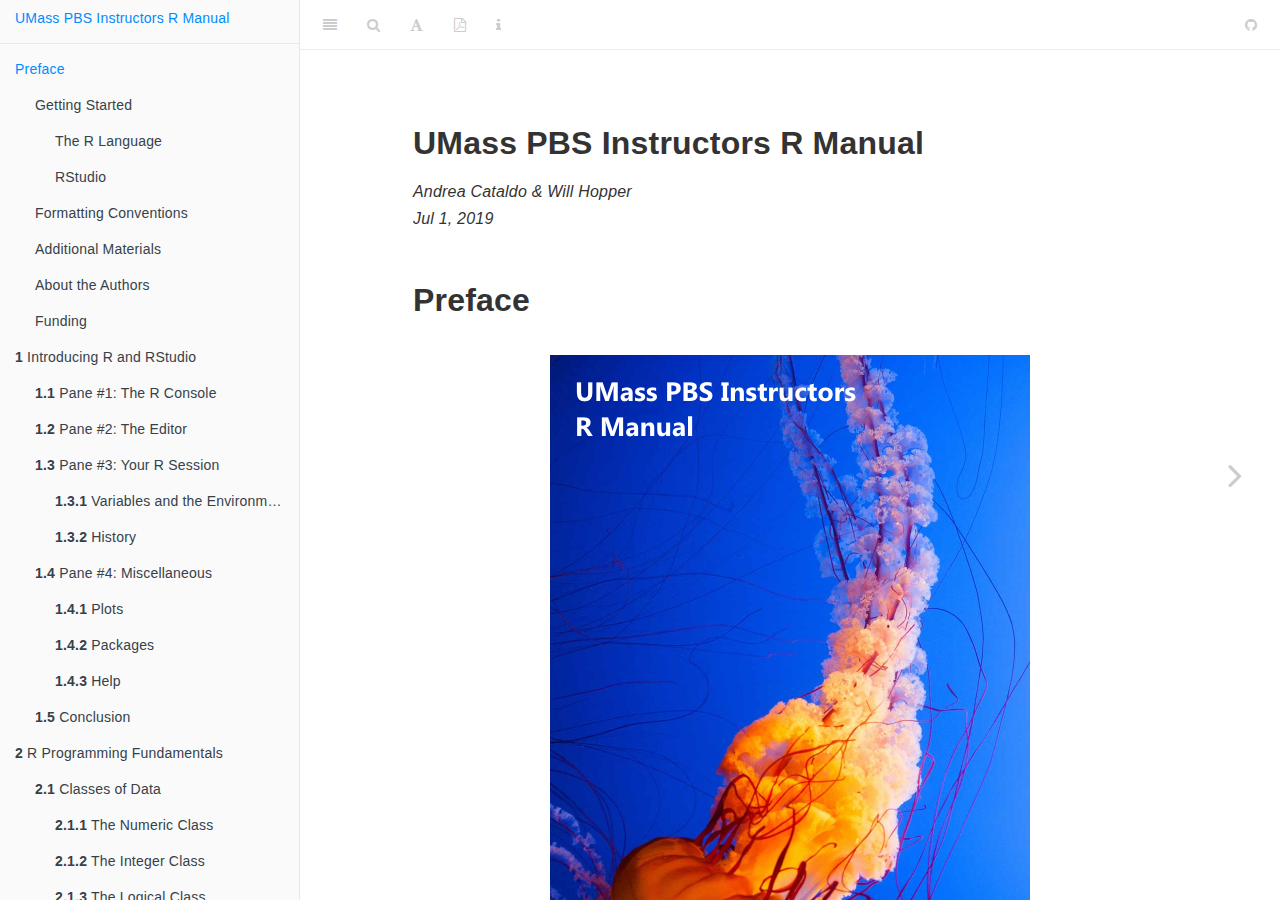
<file: index.html>
<!DOCTYPE html>
<html xmlns="http://www.w3.org/1999/xhtml" lang="" xml:lang="">
<head>

  <meta charset="utf-8" />
  <meta http-equiv="X-UA-Compatible" content="IE=edge" />
  <title>UMass PBS Instructors R Manual</title>
  <meta name="description" content="A guide for instructors teaching statistics and research methods with R in the UMass Amherst Psychological &amp; Brain Sciences Department." />
  <meta name="generator" content="bookdown 0.11 and GitBook 2.6.7" />

  <meta property="og:title" content="UMass PBS Instructors R Manual" />
  <meta property="og:type" content="book" />
  
  
  <meta property="og:description" content="A guide for instructors teaching statistics and research methods with R in the UMass Amherst Psychological &amp; Brain Sciences Department." />
  <meta name="github-repo" content="wjhopper/PBS-R-Manual" />

  <meta name="twitter:card" content="summary" />
  <meta name="twitter:title" content="UMass PBS Instructors R Manual" />
  
  <meta name="twitter:description" content="A guide for instructors teaching statistics and research methods with R in the UMass Amherst Psychological &amp; Brain Sciences Department." />
  

<meta name="author" content="Andrea Cataldo &amp; Will Hopper" />



  <meta name="viewport" content="width=device-width, initial-scale=1" />
  <meta name="apple-mobile-web-app-capable" content="yes" />
  <meta name="apple-mobile-web-app-status-bar-style" content="black" />
  
  

<link rel="next" href="introducing-r-and-rstudio.html">
<script src="libs/jquery-2.2.3/jquery.min.js"></script>
<link href="libs/gitbook-2.6.7/css/style.css" rel="stylesheet" />
<link href="libs/gitbook-2.6.7/css/plugin-table.css" rel="stylesheet" />
<link href="libs/gitbook-2.6.7/css/plugin-bookdown.css" rel="stylesheet" />
<link href="libs/gitbook-2.6.7/css/plugin-highlight.css" rel="stylesheet" />
<link href="libs/gitbook-2.6.7/css/plugin-search.css" rel="stylesheet" />
<link href="libs/gitbook-2.6.7/css/plugin-fontsettings.css" rel="stylesheet" />









<style type="text/css">
a.sourceLine { display: inline-block; line-height: 1.25; }
a.sourceLine { pointer-events: none; color: inherit; text-decoration: inherit; }
a.sourceLine:empty { height: 1.2em; }
.sourceCode { overflow: visible; }
code.sourceCode { white-space: pre; position: relative; }
div.sourceCode { margin: 1em 0; }
pre.sourceCode { margin: 0; }
@media screen {
div.sourceCode { overflow: auto; }
}
@media print {
code.sourceCode { white-space: pre-wrap; }
a.sourceLine { text-indent: -1em; padding-left: 1em; }
}
pre.numberSource a.sourceLine
  { position: relative; left: -4em; }
pre.numberSource a.sourceLine::before
  { content: attr(title);
    position: relative; left: -1em; text-align: right; vertical-align: baseline;
    border: none; pointer-events: all; display: inline-block;
    -webkit-touch-callout: none; -webkit-user-select: none;
    -khtml-user-select: none; -moz-user-select: none;
    -ms-user-select: none; user-select: none;
    padding: 0 4px; width: 4em;
    color: #aaaaaa;
  }
pre.numberSource { margin-left: 3em; border-left: 1px solid #aaaaaa;  padding-left: 4px; }
div.sourceCode
  {  }
@media screen {
a.sourceLine::before { text-decoration: underline; }
}
code span.al { color: #ff0000; font-weight: bold; } /* Alert */
code span.an { color: #60a0b0; font-weight: bold; font-style: italic; } /* Annotation */
code span.at { color: #7d9029; } /* Attribute */
code span.bn { color: #40a070; } /* BaseN */
code span.bu { } /* BuiltIn */
code span.cf { color: #007020; font-weight: bold; } /* ControlFlow */
code span.ch { color: #4070a0; } /* Char */
code span.cn { color: #880000; } /* Constant */
code span.co { color: #60a0b0; font-style: italic; } /* Comment */
code span.cv { color: #60a0b0; font-weight: bold; font-style: italic; } /* CommentVar */
code span.do { color: #ba2121; font-style: italic; } /* Documentation */
code span.dt { color: #902000; } /* DataType */
code span.dv { color: #40a070; } /* DecVal */
code span.er { color: #ff0000; font-weight: bold; } /* Error */
code span.ex { } /* Extension */
code span.fl { color: #40a070; } /* Float */
code span.fu { color: #06287e; } /* Function */
code span.im { } /* Import */
code span.in { color: #60a0b0; font-weight: bold; font-style: italic; } /* Information */
code span.kw { color: #007020; font-weight: bold; } /* Keyword */
code span.op { color: #666666; } /* Operator */
code span.ot { color: #007020; } /* Other */
code span.pp { color: #bc7a00; } /* Preprocessor */
code span.sc { color: #4070a0; } /* SpecialChar */
code span.ss { color: #bb6688; } /* SpecialString */
code span.st { color: #4070a0; } /* String */
code span.va { color: #19177c; } /* Variable */
code span.vs { color: #4070a0; } /* VerbatimString */
code span.wa { color: #60a0b0; font-weight: bold; font-style: italic; } /* Warning */
</style>

<link rel="stylesheet" href="css/custom.css" type="text/css" />
</head>

<body>



  <div class="book without-animation with-summary font-size-2 font-family-1" data-basepath=".">

    <div class="book-summary">
      <nav role="navigation">

<ul class="summary">
<li><a href="index.html">UMass PBS Instructors R Manual</a></li>

<li class="divider"></li>
<li class="chapter" data-level="" data-path="index.html"><a href="index.html"><i class="fa fa-check"></i>Preface</a><ul>
<li class="chapter" data-level="" data-path="index.html"><a href="index.html#getting-started"><i class="fa fa-check"></i>Getting Started</a><ul>
<li class="chapter" data-level="" data-path="index.html"><a href="index.html#the-r-language"><i class="fa fa-check"></i>The R Language</a></li>
<li class="chapter" data-level="" data-path="index.html"><a href="index.html#rstudio"><i class="fa fa-check"></i>RStudio</a></li>
</ul></li>
<li class="chapter" data-level="" data-path="index.html"><a href="index.html#formatting-conventions"><i class="fa fa-check"></i>Formatting Conventions</a></li>
<li class="chapter" data-level="" data-path="index.html"><a href="index.html#additional-materials"><i class="fa fa-check"></i>Additional Materials</a></li>
<li class="chapter" data-level="" data-path="index.html"><a href="index.html#about-the-authors"><i class="fa fa-check"></i>About the Authors</a></li>
<li class="chapter" data-level="" data-path="index.html"><a href="index.html#funding"><i class="fa fa-check"></i>Funding</a></li>
</ul></li>
<li class="chapter" data-level="1" data-path="introducing-r-and-rstudio.html"><a href="introducing-r-and-rstudio.html"><i class="fa fa-check"></i><b>1</b> Introducing R and RStudio</a><ul>
<li class="chapter" data-level="1.1" data-path="introducing-r-and-rstudio.html"><a href="introducing-r-and-rstudio.html#console"><i class="fa fa-check"></i><b>1.1</b> Pane #1: The R Console</a></li>
<li class="chapter" data-level="1.2" data-path="introducing-r-and-rstudio.html"><a href="introducing-r-and-rstudio.html#pane-2-the-editor"><i class="fa fa-check"></i><b>1.2</b> Pane #2: The Editor</a></li>
<li class="chapter" data-level="1.3" data-path="introducing-r-and-rstudio.html"><a href="introducing-r-and-rstudio.html#pane-3-your-r-session"><i class="fa fa-check"></i><b>1.3</b> Pane #3: Your R Session</a><ul>
<li class="chapter" data-level="1.3.1" data-path="introducing-r-and-rstudio.html"><a href="introducing-r-and-rstudio.html#variables-and-the-environment"><i class="fa fa-check"></i><b>1.3.1</b> Variables and the Environment</a></li>
<li class="chapter" data-level="1.3.2" data-path="introducing-r-and-rstudio.html"><a href="introducing-r-and-rstudio.html#history"><i class="fa fa-check"></i><b>1.3.2</b> History</a></li>
</ul></li>
<li class="chapter" data-level="1.4" data-path="introducing-r-and-rstudio.html"><a href="introducing-r-and-rstudio.html#pane-4-miscellaneous"><i class="fa fa-check"></i><b>1.4</b> Pane #4: Miscellaneous</a><ul>
<li class="chapter" data-level="1.4.1" data-path="introducing-r-and-rstudio.html"><a href="introducing-r-and-rstudio.html#plots"><i class="fa fa-check"></i><b>1.4.1</b> Plots</a></li>
<li class="chapter" data-level="1.4.2" data-path="introducing-r-and-rstudio.html"><a href="introducing-r-and-rstudio.html#packages"><i class="fa fa-check"></i><b>1.4.2</b> Packages</a></li>
<li class="chapter" data-level="1.4.3" data-path="introducing-r-and-rstudio.html"><a href="introducing-r-and-rstudio.html#help"><i class="fa fa-check"></i><b>1.4.3</b> Help</a></li>
</ul></li>
<li class="chapter" data-level="1.5" data-path="introducing-r-and-rstudio.html"><a href="introducing-r-and-rstudio.html#conclusion"><i class="fa fa-check"></i><b>1.5</b> Conclusion</a></li>
</ul></li>
<li class="chapter" data-level="2" data-path="r-programming-fundamentals.html"><a href="r-programming-fundamentals.html"><i class="fa fa-check"></i><b>2</b> R Programming Fundamentals</a><ul>
<li class="chapter" data-level="2.1" data-path="r-programming-fundamentals.html"><a href="r-programming-fundamentals.html#classes-of-data"><i class="fa fa-check"></i><b>2.1</b> Classes of Data</a><ul>
<li class="chapter" data-level="2.1.1" data-path="r-programming-fundamentals.html"><a href="r-programming-fundamentals.html#the-numeric-class"><i class="fa fa-check"></i><b>2.1.1</b> The Numeric Class</a></li>
<li class="chapter" data-level="2.1.2" data-path="r-programming-fundamentals.html"><a href="r-programming-fundamentals.html#the-integer-class"><i class="fa fa-check"></i><b>2.1.2</b> The Integer Class</a></li>
<li class="chapter" data-level="2.1.3" data-path="r-programming-fundamentals.html"><a href="r-programming-fundamentals.html#logicals"><i class="fa fa-check"></i><b>2.1.3</b> The Logical Class</a></li>
<li class="chapter" data-level="2.1.4" data-path="r-programming-fundamentals.html"><a href="r-programming-fundamentals.html#the-character-class"><i class="fa fa-check"></i><b>2.1.4</b> The Character Class</a></li>
<li class="chapter" data-level="2.1.5" data-path="r-programming-fundamentals.html"><a href="r-programming-fundamentals.html#factors"><i class="fa fa-check"></i><b>2.1.5</b> Factors</a></li>
<li class="chapter" data-level="2.1.6" data-path="r-programming-fundamentals.html"><a href="r-programming-fundamentals.html#class-detection-and-conversion"><i class="fa fa-check"></i><b>2.1.6</b> Class detection and conversion</a></li>
</ul></li>
<li class="chapter" data-level="2.2" data-path="r-programming-fundamentals.html"><a href="r-programming-fundamentals.html#data-structures"><i class="fa fa-check"></i><b>2.2</b> Data Structures</a><ul>
<li class="chapter" data-level="2.2.1" data-path="r-programming-fundamentals.html"><a href="r-programming-fundamentals.html#vectors"><i class="fa fa-check"></i><b>2.2.1</b> Vectors</a></li>
<li class="chapter" data-level="2.2.2" data-path="r-programming-fundamentals.html"><a href="r-programming-fundamentals.html#matrices"><i class="fa fa-check"></i><b>2.2.2</b> Matrices</a></li>
<li class="chapter" data-level="2.2.3" data-path="r-programming-fundamentals.html"><a href="r-programming-fundamentals.html#data-frames"><i class="fa fa-check"></i><b>2.2.3</b> Data Frames</a></li>
<li class="chapter" data-level="2.2.4" data-path="r-programming-fundamentals.html"><a href="r-programming-fundamentals.html#lists"><i class="fa fa-check"></i><b>2.2.4</b> Lists</a></li>
</ul></li>
<li class="chapter" data-level="2.3" data-path="r-programming-fundamentals.html"><a href="r-programming-fundamentals.html#operators"><i class="fa fa-check"></i><b>2.3</b> Operators</a><ul>
<li class="chapter" data-level="2.3.1" data-path="r-programming-fundamentals.html"><a href="r-programming-fundamentals.html#relational-operators"><i class="fa fa-check"></i><b>2.3.1</b> Relational Operators</a></li>
<li class="chapter" data-level="2.3.2" data-path="r-programming-fundamentals.html"><a href="r-programming-fundamentals.html#logical-operators"><i class="fa fa-check"></i><b>2.3.2</b> Logical Operators</a></li>
</ul></li>
<li class="chapter" data-level="2.4" data-path="r-programming-fundamentals.html"><a href="r-programming-fundamentals.html#functions"><i class="fa fa-check"></i><b>2.4</b> Functions</a><ul>
<li class="chapter" data-level="2.4.1" data-path="r-programming-fundamentals.html"><a href="r-programming-fundamentals.html#description"><i class="fa fa-check"></i><b>2.4.1</b> Description</a></li>
<li class="chapter" data-level="2.4.2" data-path="r-programming-fundamentals.html"><a href="r-programming-fundamentals.html#usage"><i class="fa fa-check"></i><b>2.4.2</b> Usage</a></li>
<li class="chapter" data-level="2.4.3" data-path="r-programming-fundamentals.html"><a href="r-programming-fundamentals.html#arguments"><i class="fa fa-check"></i><b>2.4.3</b> Arguments</a></li>
<li class="chapter" data-level="2.4.4" data-path="r-programming-fundamentals.html"><a href="r-programming-fundamentals.html#named-vs.-unnamed-arguments"><i class="fa fa-check"></i><b>2.4.4</b> Named vs. Unnamed Arguments</a></li>
<li class="chapter" data-level="2.4.5" data-path="r-programming-fundamentals.html"><a href="r-programming-fundamentals.html#a-word-of-advice-2"><i class="fa fa-check"></i><b>2.4.5</b> A Word of Advice</a></li>
</ul></li>
<li class="chapter" data-level="2.5" data-path="r-programming-fundamentals.html"><a href="r-programming-fundamentals.html#data-manipulation"><i class="fa fa-check"></i><b>2.5</b> Data Manipulation</a><ul>
<li class="chapter" data-level="2.5.1" data-path="r-programming-fundamentals.html"><a href="r-programming-fundamentals.html#tidy-data"><i class="fa fa-check"></i><b>2.5.1</b> Tidy Data</a></li>
<li class="chapter" data-level="2.5.2" data-path="r-programming-fundamentals.html"><a href="r-programming-fundamentals.html#importing-data"><i class="fa fa-check"></i><b>2.5.2</b> Importing Data</a></li>
<li class="chapter" data-level="2.5.3" data-path="r-programming-fundamentals.html"><a href="r-programming-fundamentals.html#subsetting"><i class="fa fa-check"></i><b>2.5.3</b> Subsetting</a></li>
<li class="chapter" data-level="2.5.4" data-path="r-programming-fundamentals.html"><a href="r-programming-fundamentals.html#indexing"><i class="fa fa-check"></i><b>2.5.4</b> Indexing</a></li>
<li class="chapter" data-level="2.5.5" data-path="r-programming-fundamentals.html"><a href="r-programming-fundamentals.html#replacement"><i class="fa fa-check"></i><b>2.5.5</b> Replacement</a></li>
<li class="chapter" data-level="2.5.6" data-path="r-programming-fundamentals.html"><a href="r-programming-fundamentals.html#matrices-data-frames"><i class="fa fa-check"></i><b>2.5.6</b> Matrices &amp; Data Frames</a></li>
</ul></li>
</ul></li>
<li class="chapter" data-level="3" data-path="statistics.html"><a href="statistics.html"><i class="fa fa-check"></i><b>3</b> Statistics</a><ul>
<li class="chapter" data-level="3.1" data-path="statistics.html"><a href="statistics.html#the-data"><i class="fa fa-check"></i><b>3.1</b> The Data</a></li>
<li class="chapter" data-level="3.2" data-path="statistics.html"><a href="statistics.html#formula-objects"><i class="fa fa-check"></i><b>3.2</b> Formula Objects</a></li>
<li class="chapter" data-level="3.3" data-path="statistics.html"><a href="statistics.html#descriptive-statistics"><i class="fa fa-check"></i><b>3.3</b> Descriptive Statistics</a><ul>
<li class="chapter" data-level="3.3.1" data-path="statistics.html"><a href="statistics.html#handling-na-values"><i class="fa fa-check"></i><b>3.3.1</b> Handling <code>NA</code> Values</a></li>
<li class="chapter" data-level="3.3.2" data-path="statistics.html"><a href="statistics.html#mean"><i class="fa fa-check"></i><b>3.3.2</b> Mean</a></li>
<li class="chapter" data-level="3.3.3" data-path="statistics.html"><a href="statistics.html#median"><i class="fa fa-check"></i><b>3.3.3</b> Median</a></li>
<li class="chapter" data-level="3.3.4" data-path="statistics.html"><a href="statistics.html#variance"><i class="fa fa-check"></i><b>3.3.4</b> Variance</a></li>
<li class="chapter" data-level="3.3.5" data-path="statistics.html"><a href="statistics.html#standard-deviation"><i class="fa fa-check"></i><b>3.3.5</b> Standard Deviation</a></li>
<li class="chapter" data-level="3.3.6" data-path="statistics.html"><a href="statistics.html#standard-error-of-the-mean"><i class="fa fa-check"></i><b>3.3.6</b> Standard Error of the Mean</a></li>
<li class="chapter" data-level="3.3.7" data-path="statistics.html"><a href="statistics.html#correlation-proportion-of-variance-explained"><i class="fa fa-check"></i><b>3.3.7</b> Correlation &amp; Proportion of Variance Explained</a></li>
<li class="chapter" data-level="3.3.8" data-path="statistics.html"><a href="statistics.html#summary-functions"><i class="fa fa-check"></i><b>3.3.8</b> Summary Functions</a></li>
</ul></li>
<li class="chapter" data-level="3.4" data-path="statistics.html"><a href="statistics.html#plotting"><i class="fa fa-check"></i><b>3.4</b> Plotting</a><ul>
<li class="chapter" data-level="3.4.1" data-path="statistics.html"><a href="statistics.html#scatter-line-plots"><i class="fa fa-check"></i><b>3.4.1</b> Scatter &amp; Line Plots</a></li>
<li class="chapter" data-level="3.4.2" data-path="statistics.html"><a href="statistics.html#histograms"><i class="fa fa-check"></i><b>3.4.2</b> Histograms</a></li>
<li class="chapter" data-level="3.4.3" data-path="statistics.html"><a href="statistics.html#boxplots"><i class="fa fa-check"></i><b>3.4.3</b> Boxplots</a></li>
<li class="chapter" data-level="3.4.4" data-path="statistics.html"><a href="statistics.html#bar-plots"><i class="fa fa-check"></i><b>3.4.4</b> Bar plots</a></li>
<li class="chapter" data-level="3.4.5" data-path="statistics.html"><a href="statistics.html#multiple-plots-in-single-figure"><i class="fa fa-check"></i><b>3.4.5</b> Multiple plots in single figure</a></li>
<li class="chapter" data-level="3.4.6" data-path="statistics.html"><a href="statistics.html#saving-plots"><i class="fa fa-check"></i><b>3.4.6</b> Saving Plots</a></li>
<li class="chapter" data-level="3.4.7" data-path="statistics.html"><a href="statistics.html#what-about-ggplot"><i class="fa fa-check"></i><b>3.4.7</b> What about ggplot?</a></li>
</ul></li>
<li class="chapter" data-level="3.5" data-path="statistics.html"><a href="statistics.html#inferential-statistics"><i class="fa fa-check"></i><b>3.5</b> Inferential Statistics</a><ul>
<li class="chapter" data-level="3.5.1" data-path="statistics.html"><a href="statistics.html#distribution-functions"><i class="fa fa-check"></i><b>3.5.1</b> Distribution Functions</a></li>
<li class="chapter" data-level="3.5.2" data-path="statistics.html"><a href="statistics.html#confidence-intervals"><i class="fa fa-check"></i><b>3.5.2</b> Confidence Intervals</a></li>
<li class="chapter" data-level="3.5.3" data-path="statistics.html"><a href="statistics.html#t.test"><i class="fa fa-check"></i><b>3.5.3</b> <code>t.test()</code></a></li>
<li class="chapter" data-level="3.5.4" data-path="statistics.html"><a href="statistics.html#aov"><i class="fa fa-check"></i><b>3.5.4</b> <code>aov()</code></a></li>
<li class="chapter" data-level="3.5.5" data-path="statistics.html"><a href="statistics.html#cor.test"><i class="fa fa-check"></i><b>3.5.5</b> <code>cor.test()</code></a></li>
<li class="chapter" data-level="3.5.6" data-path="statistics.html"><a href="statistics.html#binom.test"><i class="fa fa-check"></i><b>3.5.6</b> <code>binom.test()</code></a></li>
<li class="chapter" data-level="3.5.7" data-path="statistics.html"><a href="statistics.html#chisq.test"><i class="fa fa-check"></i><b>3.5.7</b> <code>chisq.test()</code></a></li>
</ul></li>
</ul></li>
<li class="chapter" data-level="4" data-path="tools-advice-for-instructors.html"><a href="tools-advice-for-instructors.html"><i class="fa fa-check"></i><b>4</b> Tools &amp; Advice for Instructors</a><ul>
<li class="chapter" data-level="4.1" data-path="tools-advice-for-instructors.html"><a href="tools-advice-for-instructors.html#best-practices"><i class="fa fa-check"></i><b>4.1</b> Best Practices</a><ul>
<li class="chapter" data-level="4.1.1" data-path="tools-advice-for-instructors.html"><a href="tools-advice-for-instructors.html#commands-vs.-buttons"><i class="fa fa-check"></i><b>4.1.1</b> Commands vs. Buttons</a></li>
<li class="chapter" data-level="4.1.2" data-path="tools-advice-for-instructors.html"><a href="tools-advice-for-instructors.html#naming-objects"><i class="fa fa-check"></i><b>4.1.2</b> Naming Objects</a></li>
<li class="chapter" data-level="4.1.3" data-path="tools-advice-for-instructors.html"><a href="tools-advice-for-instructors.html#scripting"><i class="fa fa-check"></i><b>4.1.3</b> Scripting</a></li>
<li class="chapter" data-level="4.1.4" data-path="tools-advice-for-instructors.html"><a href="tools-advice-for-instructors.html#formatting-requirements-for-assignments"><i class="fa fa-check"></i><b>4.1.4</b> Formatting Requirements for Assignments</a></li>
</ul></li>
<li class="chapter" data-level="4.2" data-path="tools-advice-for-instructors.html"><a href="tools-advice-for-instructors.html#error-messages"><i class="fa fa-check"></i><b>4.2</b> Error Messages</a><ul>
<li><a href="tools-advice-for-instructors.html#there-is-no-output-from-a-command-and-there-is-a-in-the-console-instead-of-a-.">There is no output from a command, and there is a <code>+</code> in the console instead of a <code>&gt;</code>.</a></li>
<li><a href="tools-advice-for-instructors.html#error-unexpected-in-___"><code>Error: unexpected ')' in '___'</code></a></li>
<li><a href="tools-advice-for-instructors.html#error-object-___-not-found"><code>Error: Object '___' not found</code></a></li>
<li><a href="tools-advice-for-instructors.html#error-in-___-non-numeric-argument-to-binary-operator"><code>Error in ___ : non-numeric argument to binary operator</code></a></li>
<li><a href="tools-advice-for-instructors.html#error-in-___x-could-not-find-function-___"><code>Error in ___(x) : could not find function '___'</code></a></li>
<li><a href="tools-advice-for-instructors.html#error-in-___-cannot-open-the-connection"><code>Error in ___ : cannot open the connection</code></a></li>
<li><a href="tools-advice-for-instructors.html#error-in-___-undefined-columns-selected-or-error-in-___-subscript-out-of-bounds"><code>Error in ___ : undefined columns selected** or **Error in ___: subscript out of bounds</code></a></li>
<li><a href="tools-advice-for-instructors.html#error-unexpected-symbol-in-___"><code>Error: unexpected symbol in '___'</code></a></li>
</ul></li>
<li class="chapter" data-level="4.3" data-path="tools-advice-for-instructors.html"><a href="tools-advice-for-instructors.html#data-sets"><i class="fa fa-check"></i><b>4.3</b> Data Sets</a><ul>
<li class="chapter" data-level="4.3.1" data-path="tools-advice-for-instructors.html"><a href="tools-advice-for-instructors.html#how-to-handle-na-values"><i class="fa fa-check"></i><b>4.3.1</b> How to Handle <code>NA</code> Values</a></li>
<li class="chapter" data-level="4.3.2" data-path="tools-advice-for-instructors.html"><a href="tools-advice-for-instructors.html#built-in"><i class="fa fa-check"></i><b>4.3.2</b> Built-In</a></li>
<li class="chapter" data-level="4.3.3" data-path="tools-advice-for-instructors.html"><a href="tools-advice-for-instructors.html#fivethirtyeight"><i class="fa fa-check"></i><b>4.3.3</b> FiveThirtyEight</a></li>
<li class="chapter" data-level="4.3.4" data-path="tools-advice-for-instructors.html"><a href="tools-advice-for-instructors.html#psych"><i class="fa fa-check"></i><b>4.3.4</b> psych</a></li>
<li class="chapter" data-level="4.3.5" data-path="tools-advice-for-instructors.html"><a href="tools-advice-for-instructors.html#simulating-your-own-data-sets"><i class="fa fa-check"></i><b>4.3.5</b> Simulating your own Data Sets</a></li>
</ul></li>
</ul></li>
</ul>

      </nav>
    </div>

    <div class="book-body">
      <div class="body-inner">
        <div class="book-header" role="navigation">
          <h1>
            <i class="fa fa-circle-o-notch fa-spin"></i><a href="./">UMass PBS Instructors R Manual</a>
          </h1>
        </div>

        <div class="page-wrapper" tabindex="-1" role="main">
          <div class="page-inner">

            <section class="normal" id="section-">
<div id="header">
<h1 class="title">UMass PBS Instructors R Manual</h1>
<p class="author"><em>Andrea Cataldo &amp; Will Hopper</em></p>
<p class="date"><em>Jul 1, 2019</em></p>
</div>
<div id="preface" class="section level1 unnumbered">
<h1>Preface</h1>
<p><img src="images/cover.png" style="display: block; margin: auto;" /></p>
<p>This book serves as a guide for instructors teaching statistics and research methods with R in the UMass Amherst Psychological &amp; Brain Sciences Department. The book is organized into three main sections:</p>
<ol style="list-style-type: decimal">
<li>An introduction to the R language and the RStudio development environment.</li>
<li>A reference for performing and interpreting common statistical tests in R.</li>
<li>Recommended best practices for instructors.</li>
</ol>
<p>Section 1 is primarily intended for instructors who are unfamiliar with the R language and its ecosystem. However, we recommend even experienced R users read it, as it is useful to remind yourself of the perspective the majority of your students will be approaching R from, and to get “on the same page” as your fellow instructors.</p>
<p>Much of the information in this guide can be found in any “Introduction to R” book or resource. So, why write another one? There are two main reasons:</p>
<ol style="list-style-type: decimal">
<li>To provide you with the information you need specifically for Psych 240 and 241, and none of the information you don’t.</li>
<li>To provide opinionated guidance and reference material for the instructor specifically, not just the “average” R user.</li>
</ol>
<p>It is worth emphasizing again that this guide is designed for <em>instructors</em> of Psych 340 and 241, not necessarily the <em>students</em> in Psych 240 and 241. This means that not everything in this guide should be recapitulated to students directly.</p>
<p>The material in Chapter 2 is a good example of this. Chapter 2 goes into some detail about general programming concepts and some characteristics of the R language itself (not just its application to statistics). It is likely that most students will not need to know, for example, the details of named vs. unnamed function arguments. However, you as the instructor probably do need to know something about this topic, if only to be able to help trouble-shoot problems your students encounter. And your students may not need to know all the data manipulation techniques covered here, but you may find them useful as you use R to prepare data for in-class demonstrations or assignments. So, think judiciously about what programming and R language concepts your students <em>need</em> to know, and don’t overwhelm them by teaching every detail in this guide.</p>
<p>With all the background out of the way, we hope that you find this guide useful as you embark on teaching a new class!</p>
<div id="getting-started" class="section level2 unnumbered">
<h2>Getting Started</h2>
<p>To follow along with the examples in this book, it is recommended that you install the latest version of R and RStudio to your personal computer.</p>
<div id="the-r-language" class="section level3 unnumbered">
<h3>The R Language</h3>
<p>R is a complete programming language and computing environment designed to enable statistical modeling, data manipulation, and reporting. Despite its focus on statistics, it is still very feature rich - we can use it to perform mathematical calculations, create data visualizations, connect to remote databases, save results as files on your computer’s hard drive, and more. In fact, this entire manual was created in R!</p>
<p>To get started, download and install the most current version of R for your operating system:</p>
<ul>
<li>Windows: <a href="https://cran.r-project.org/bin/windows/base/" class="uri">https://cran.r-project.org/bin/windows/base/</a></li>
<li>Mac OS X: <a href="https://cran.r-project.org/bin/macosx/" class="uri">https://cran.r-project.org/bin/macosx/</a></li>
<li>Linux: <a href="https://cran.r-project.org/bin/Linux/" class="uri">https://cran.r-project.org/bin/Linux/</a> (as always, see instructions for your specific Linux distribution)</li>
</ul>
</div>
<div id="rstudio" class="section level3 unnumbered">
<h3>RStudio</h3>
<p>RStudio is a graphical program that simplifies common R-related tasks, organizes information about your current R session, and generally makes it easier to use R. This type of program is called an <strong>I</strong>ntegrated <strong>D</strong>evelopment <strong>E</strong>nvironment, or IDE for short.</p>
<p>We <strong>strongly</strong> recommend using R within RStudio. However, it is important to understand that they are separate and distinct programs, and R can freely be used outside of RStudio.</p>
<p>To help your students understand their relationship, you could offer the following analogy: RStudio is like a workbench and toolbox, where R is like a hammer. You do not <em>need</em> a workbench and toolbox to build something with your hammer - but having a workbench to rest your project on while you work, and a toolbox where all your nails are organized is very convenient, and will probably help you do your work faster and more accurately.</p>
<p>The company which produces the RStudio software has several different products with “RStudio” in the name. You and your students will want to install the “RStudio Desktop - Open Source License” version (i.e., the free version):</p>
<ul>
<li>RStudio Desktop for Windows: <a href="http://rstudio.org/download/latest/stable/desktop/windows/RStudio-latest.exe" class="uri">http://rstudio.org/download/latest/stable/desktop/windows/RStudio-latest.exe</a></li>
<li>RStudio Desktop for Mac OS X: <a href="http://rstudio.org/download/latest/stable/desktop/mac/RStudio-latest.dmg" class="uri">http://rstudio.org/download/latest/stable/desktop/mac/RStudio-latest.dmg</a></li>
<li>RStudio Desktop for Linux: <a href="https://www.rstudio.com/products/rstudio/download/#download">Get .deb and .rpm packages here</a></li>
</ul>
</div>
</div>
<div id="formatting-conventions" class="section level2 unnumbered">
<h2>Formatting Conventions</h2>
<p>R source code (i.e., code run in the R console or from an R script) and output are presented in monospace font in regions with a light gray background. We <strong>do not</strong> include command line prompts (<code>&gt;</code> and <code>+</code>, like you would see in a real R console) in the R source code. This is to allow you to conveniently copy and run the code without having to delete the leading prompt symbols. All text output from executing R commands is denoted with two preceeding hashes (<code>##</code>). So, any time you see <code>##</code> following a block of R code, you are looking at the output of the preeceeding command.</p>
</div>
<div id="additional-materials" class="section level2 unnumbered">
<h2>Additional Materials</h2>
<p>As alluded to earlier, this is far from the only “Intro to R” material in existence, though this guide has been developed with Psych 240 and 241 specifically in mind. But we do encourage you to supplement your knowlege with outside sources. We recommend the following resources to learning about R programming:</p>
<ul>
<li><a href="http://silk.library.umass.edu/login?url=https://search.ebscohost.com/login.aspx?direct=true&amp;db=cat06087a&amp;AN=umass.016355822&amp;site=eds-live&amp;scope=site">R in a Nutshell</a> by Joseph Adler</li>
<li><a href="http://silk.library.umass.edu/login?url=https://search.ebscohost.com/login.aspx?direct=true&amp;db=cat06087a&amp;AN=umass.016669840&amp;site=eds-live&amp;scope=site">The Art of R Programming</a> by Norman Matloff</li>
<li><a href="https://r4ds.had.co.nz/">R for Data Science</a> by Garrett Grolemund &amp; Hadley Wickham</li>
<li><a href="https://adv-r.hadley.nz/">Advanced R</a> by Hadley Wickham</li>
</ul>
<p>On campus, there are two great consulting resources for getting help with statistical analysis in R:</p>
<ul>
<li><a href="https://www.umass.edu/issr/what-we-do/consultation">The Institute for Social Science Research</a></li>
<li><a href="https://www.umass.edu/family/methodology-department">The Center for Research on Famlies</a></li>
</ul>
</div>
<div id="about-the-authors" class="section level2 unnumbered">
<h2>About the Authors</h2>
<p><a href="https://www.umass.edu/pbs/people/andrea-cataldo">Andrea Cataldo</a> <a href="mailto:andrea.m.cataldo@gmail.com">(email)</a> and <a href="https://www.umass.edu/pbs/people/william-hopper">Will Hopper</a> <a href="mailto:wjhopper510@gmail.com">(email)</a> are 2019 graduates of the Cognitive Psychology PhD program. They each have extensive experience teaching statistics with R to undergraduate students as instructors and TAs for Psych 240, and have additional experience teaching R to graduate students and faculty through various methodological workshops on campus and as teaching assistants for Psych 640 and 641.</p>
</div>
<div id="funding" class="section level2 unnumbered">
<h2>Funding</h2>
<p>Development of this manual was funded by a Periodic Multi-Year Review (PMYR) Grant to Adrian Staub from the UMass Institute for Teaching Excellence &amp; Faculty Development (TEFD). Please <a href="mailto:astaub@psych.umass.edu">email Adrian</a> for any comments and questions.</p>

</div>
</div>
            </section>

          </div>
        </div>
      </div>

<a href="introducing-r-and-rstudio.html" class="navigation navigation-next navigation-unique" aria-label="Next page"><i class="fa fa-angle-right"></i></a>
    </div>
  </div>
<script src="libs/gitbook-2.6.7/js/app.min.js"></script>
<script src="libs/gitbook-2.6.7/js/lunr.js"></script>
<script src="libs/gitbook-2.6.7/js/plugin-search.js"></script>
<script src="libs/gitbook-2.6.7/js/plugin-sharing.js"></script>
<script src="libs/gitbook-2.6.7/js/plugin-fontsettings.js"></script>
<script src="libs/gitbook-2.6.7/js/plugin-bookdown.js"></script>
<script src="libs/gitbook-2.6.7/js/jquery.highlight.js"></script>
<script>
gitbook.require(["gitbook"], function(gitbook) {
gitbook.start({
"sharing": {
"github": true,
"facebook": false,
"twitter": false,
"google": false,
"linkedin": false,
"weibo": false,
"instapaper": false,
"vk": false,
"all": false
},
"fontsettings": {
"theme": "white",
"family": "sans",
"size": 2
},
"edit": {
"link": null,
"text": null
},
"history": {
"link": null,
"text": null
},
"download": ["PBS-R-Manual.pdf"],
"toc": {
"collapse": "none"
},
"toc_depth": 2
});
});
</script>

<!-- dynamically load mathjax for compatibility with self-contained -->
<script>
  (function () {
    var script = document.createElement("script");
    script.type = "text/javascript";
    var src = "true";
    if (src === "" || src === "true") src = "https://mathjax.rstudio.com/latest/MathJax.js?config=TeX-MML-AM_CHTML";
    if (location.protocol !== "file:" && /^https?:/.test(src))
      src = src.replace(/^https?:/, '');
    script.src = src;
    document.getElementsByTagName("head")[0].appendChild(script);
  })();
</script>
</body>

</html>
</file>
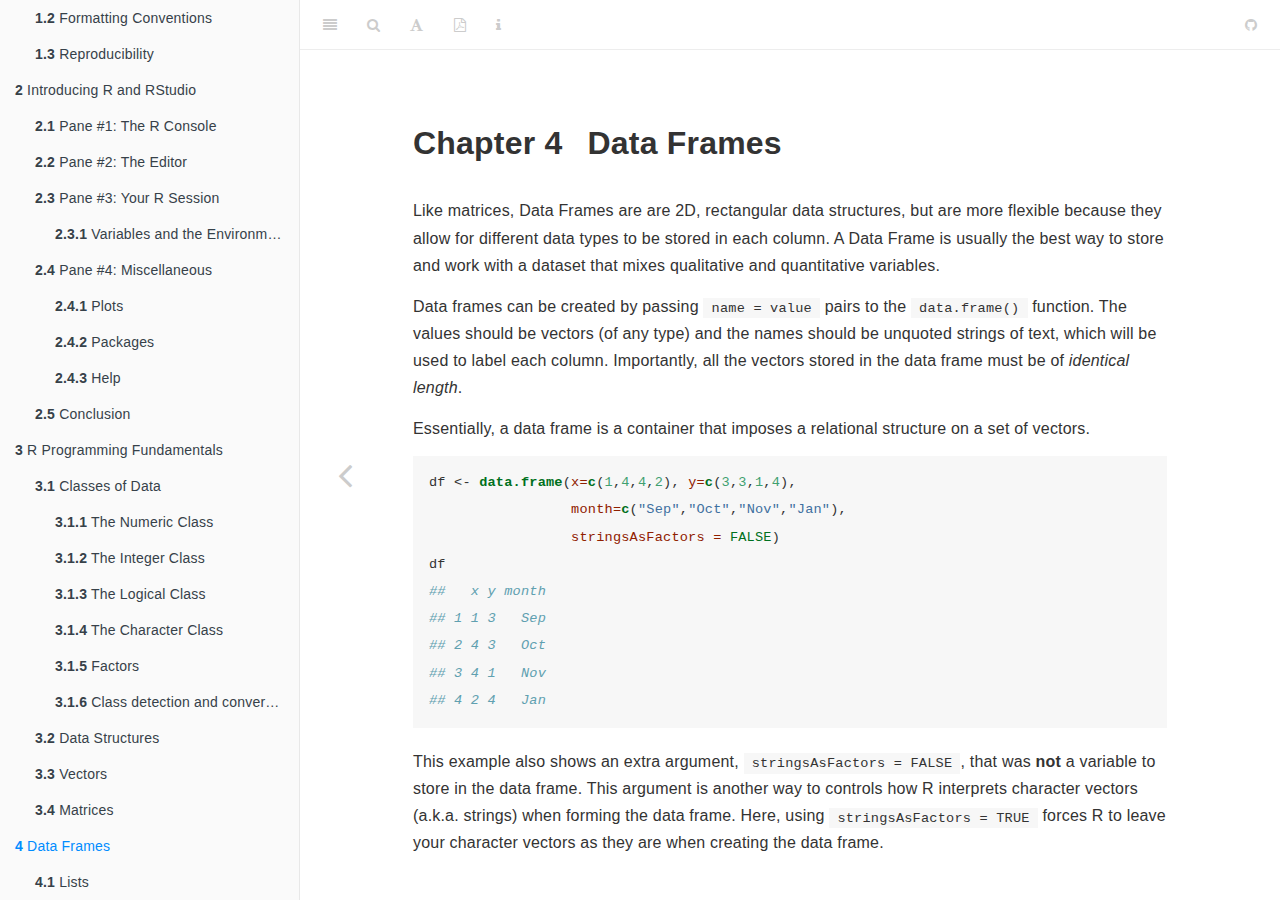
<file: data-frames.html>
<!DOCTYPE html>
<html xmlns="http://www.w3.org/1999/xhtml" lang="" xml:lang="">
<head>

  <meta charset="utf-8" />
  <meta http-equiv="X-UA-Compatible" content="IE=edge" />
  <title>Chapter 4 Data Frames | UMass PBS Instructors R Manual</title>
  <meta name="description" content="A guide for instructors teaching statistics and research methods with R in the UMass Amherst Psychological &amp; Brain Sciences Department." />
  <meta name="generator" content="bookdown 0.11 and GitBook 2.6.7" />

  <meta property="og:title" content="Chapter 4 Data Frames | UMass PBS Instructors R Manual" />
  <meta property="og:type" content="book" />
  
  
  <meta property="og:description" content="A guide for instructors teaching statistics and research methods with R in the UMass Amherst Psychological &amp; Brain Sciences Department." />
  <meta name="github-repo" content="wjhopper/PBS-R-Manual" />

  <meta name="twitter:card" content="summary" />
  <meta name="twitter:title" content="Chapter 4 Data Frames | UMass PBS Instructors R Manual" />
  
  <meta name="twitter:description" content="A guide for instructors teaching statistics and research methods with R in the UMass Amherst Psychological &amp; Brain Sciences Department." />
  




  <meta name="viewport" content="width=device-width, initial-scale=1" />
  <meta name="apple-mobile-web-app-capable" content="yes" />
  <meta name="apple-mobile-web-app-status-bar-style" content="black" />
  
  
<link rel="prev" href="r-programming-fundamentals.html">

<script src="libs/jquery-2.2.3/jquery.min.js"></script>
<link href="libs/gitbook-2.6.7/css/style.css" rel="stylesheet" />
<link href="libs/gitbook-2.6.7/css/plugin-table.css" rel="stylesheet" />
<link href="libs/gitbook-2.6.7/css/plugin-bookdown.css" rel="stylesheet" />
<link href="libs/gitbook-2.6.7/css/plugin-highlight.css" rel="stylesheet" />
<link href="libs/gitbook-2.6.7/css/plugin-search.css" rel="stylesheet" />
<link href="libs/gitbook-2.6.7/css/plugin-fontsettings.css" rel="stylesheet" />









<style type="text/css">
a.sourceLine { display: inline-block; line-height: 1.25; }
a.sourceLine { pointer-events: none; color: inherit; text-decoration: inherit; }
a.sourceLine:empty { height: 1.2em; }
.sourceCode { overflow: visible; }
code.sourceCode { white-space: pre; position: relative; }
div.sourceCode { margin: 1em 0; }
pre.sourceCode { margin: 0; }
@media screen {
div.sourceCode { overflow: auto; }
}
@media print {
code.sourceCode { white-space: pre-wrap; }
a.sourceLine { text-indent: -1em; padding-left: 1em; }
}
pre.numberSource a.sourceLine
  { position: relative; left: -4em; }
pre.numberSource a.sourceLine::before
  { content: attr(title);
    position: relative; left: -1em; text-align: right; vertical-align: baseline;
    border: none; pointer-events: all; display: inline-block;
    -webkit-touch-callout: none; -webkit-user-select: none;
    -khtml-user-select: none; -moz-user-select: none;
    -ms-user-select: none; user-select: none;
    padding: 0 4px; width: 4em;
    color: #aaaaaa;
  }
pre.numberSource { margin-left: 3em; border-left: 1px solid #aaaaaa;  padding-left: 4px; }
div.sourceCode
  {  }
@media screen {
a.sourceLine::before { text-decoration: underline; }
}
code span.al { color: #ff0000; font-weight: bold; } /* Alert */
code span.an { color: #60a0b0; font-weight: bold; font-style: italic; } /* Annotation */
code span.at { color: #7d9029; } /* Attribute */
code span.bn { color: #40a070; } /* BaseN */
code span.bu { } /* BuiltIn */
code span.cf { color: #007020; font-weight: bold; } /* ControlFlow */
code span.ch { color: #4070a0; } /* Char */
code span.cn { color: #880000; } /* Constant */
code span.co { color: #60a0b0; font-style: italic; } /* Comment */
code span.cv { color: #60a0b0; font-weight: bold; font-style: italic; } /* CommentVar */
code span.do { color: #ba2121; font-style: italic; } /* Documentation */
code span.dt { color: #902000; } /* DataType */
code span.dv { color: #40a070; } /* DecVal */
code span.er { color: #ff0000; font-weight: bold; } /* Error */
code span.ex { } /* Extension */
code span.fl { color: #40a070; } /* Float */
code span.fu { color: #06287e; } /* Function */
code span.im { } /* Import */
code span.in { color: #60a0b0; font-weight: bold; font-style: italic; } /* Information */
code span.kw { color: #007020; font-weight: bold; } /* Keyword */
code span.op { color: #666666; } /* Operator */
code span.ot { color: #007020; } /* Other */
code span.pp { color: #bc7a00; } /* Preprocessor */
code span.sc { color: #4070a0; } /* SpecialChar */
code span.ss { color: #bb6688; } /* SpecialString */
code span.st { color: #4070a0; } /* String */
code span.va { color: #19177c; } /* Variable */
code span.vs { color: #4070a0; } /* VerbatimString */
code span.wa { color: #60a0b0; font-weight: bold; font-style: italic; } /* Warning */
</style>

<link rel="stylesheet" href="css/custom.css" type="text/css" />
</head>

<body>



  <div class="book without-animation with-summary font-size-2 font-family-1" data-basepath=".">

    <div class="book-summary">
      <nav role="navigation">

<ul class="summary">
<li class="chapter" data-level="1" data-path="index.html"><a href="index.html"><i class="fa fa-check"></i><b>1</b> Preface</a><ul>
<li class="chapter" data-level="1.1" data-path="index.html"><a href="index.html#getting-started"><i class="fa fa-check"></i><b>1.1</b> Getting Started</a><ul>
<li class="chapter" data-level="1.1.1" data-path="index.html"><a href="index.html#the-r-language"><i class="fa fa-check"></i><b>1.1.1</b> The R Language</a></li>
<li class="chapter" data-level="1.1.2" data-path="index.html"><a href="index.html#rstudio"><i class="fa fa-check"></i><b>1.1.2</b> RStudio</a></li>
</ul></li>
<li class="chapter" data-level="1.2" data-path="index.html"><a href="index.html#formatting-conventions"><i class="fa fa-check"></i><b>1.2</b> Formatting Conventions</a></li>
<li class="chapter" data-level="1.3" data-path="index.html"><a href="index.html#reproducibility"><i class="fa fa-check"></i><b>1.3</b> Reproducibility</a></li>
</ul></li>
<li class="chapter" data-level="2" data-path="introducing-r-and-rstudio.html"><a href="introducing-r-and-rstudio.html"><i class="fa fa-check"></i><b>2</b> Introducing R and RStudio</a><ul>
<li class="chapter" data-level="2.1" data-path="introducing-r-and-rstudio.html"><a href="introducing-r-and-rstudio.html#pane-1-the-r-console"><i class="fa fa-check"></i><b>2.1</b> Pane #1: The R Console</a></li>
<li class="chapter" data-level="2.2" data-path="introducing-r-and-rstudio.html"><a href="introducing-r-and-rstudio.html#pane-2-the-editor"><i class="fa fa-check"></i><b>2.2</b> Pane #2: The Editor</a></li>
<li class="chapter" data-level="2.3" data-path="introducing-r-and-rstudio.html"><a href="introducing-r-and-rstudio.html#pane-3-your-r-session"><i class="fa fa-check"></i><b>2.3</b> Pane #3: Your R Session</a><ul>
<li class="chapter" data-level="2.3.1" data-path="introducing-r-and-rstudio.html"><a href="introducing-r-and-rstudio.html#variables-and-the-environment"><i class="fa fa-check"></i><b>2.3.1</b> Variables and the Environment</a></li>
</ul></li>
<li class="chapter" data-level="2.4" data-path="introducing-r-and-rstudio.html"><a href="introducing-r-and-rstudio.html#pane-4-miscellaneous"><i class="fa fa-check"></i><b>2.4</b> Pane #4: Miscellaneous</a><ul>
<li class="chapter" data-level="2.4.1" data-path="introducing-r-and-rstudio.html"><a href="introducing-r-and-rstudio.html#plots"><i class="fa fa-check"></i><b>2.4.1</b> Plots</a></li>
<li class="chapter" data-level="2.4.2" data-path="introducing-r-and-rstudio.html"><a href="introducing-r-and-rstudio.html#packages"><i class="fa fa-check"></i><b>2.4.2</b> Packages</a></li>
<li class="chapter" data-level="2.4.3" data-path="introducing-r-and-rstudio.html"><a href="introducing-r-and-rstudio.html#help"><i class="fa fa-check"></i><b>2.4.3</b> Help</a></li>
</ul></li>
<li class="chapter" data-level="2.5" data-path="introducing-r-and-rstudio.html"><a href="introducing-r-and-rstudio.html#conclusion"><i class="fa fa-check"></i><b>2.5</b> Conclusion</a></li>
</ul></li>
<li class="chapter" data-level="3" data-path="r-programming-fundamentals.html"><a href="r-programming-fundamentals.html"><i class="fa fa-check"></i><b>3</b> R Programming Fundamentals</a><ul>
<li class="chapter" data-level="3.1" data-path="r-programming-fundamentals.html"><a href="r-programming-fundamentals.html#classes-of-data"><i class="fa fa-check"></i><b>3.1</b> Classes of Data</a><ul>
<li class="chapter" data-level="3.1.1" data-path="r-programming-fundamentals.html"><a href="r-programming-fundamentals.html#the-numeric-class"><i class="fa fa-check"></i><b>3.1.1</b> The Numeric Class</a></li>
<li class="chapter" data-level="3.1.2" data-path="r-programming-fundamentals.html"><a href="r-programming-fundamentals.html#the-integer-class"><i class="fa fa-check"></i><b>3.1.2</b> The Integer Class</a></li>
<li class="chapter" data-level="3.1.3" data-path="r-programming-fundamentals.html"><a href="r-programming-fundamentals.html#the-logical-class"><i class="fa fa-check"></i><b>3.1.3</b> The Logical Class</a></li>
<li class="chapter" data-level="3.1.4" data-path="r-programming-fundamentals.html"><a href="r-programming-fundamentals.html#the-character-class"><i class="fa fa-check"></i><b>3.1.4</b> The Character Class</a></li>
<li class="chapter" data-level="3.1.5" data-path="r-programming-fundamentals.html"><a href="r-programming-fundamentals.html#factors"><i class="fa fa-check"></i><b>3.1.5</b> Factors</a></li>
<li class="chapter" data-level="3.1.6" data-path="r-programming-fundamentals.html"><a href="r-programming-fundamentals.html#class-detection-and-conversion"><i class="fa fa-check"></i><b>3.1.6</b> Class detection and conversion</a></li>
</ul></li>
<li class="chapter" data-level="3.2" data-path="r-programming-fundamentals.html"><a href="r-programming-fundamentals.html#data-structures"><i class="fa fa-check"></i><b>3.2</b> Data Structures</a></li>
<li class="chapter" data-level="3.3" data-path="r-programming-fundamentals.html"><a href="r-programming-fundamentals.html#vectors"><i class="fa fa-check"></i><b>3.3</b> Vectors</a></li>
<li class="chapter" data-level="3.4" data-path="r-programming-fundamentals.html"><a href="r-programming-fundamentals.html#matrices"><i class="fa fa-check"></i><b>3.4</b> Matrices</a></li>
</ul></li>
<li class="chapter" data-level="4" data-path="data-frames.html"><a href="data-frames.html"><i class="fa fa-check"></i><b>4</b> Data Frames</a><ul>
<li class="chapter" data-level="4.1" data-path="data-frames.html"><a href="data-frames.html#lists"><i class="fa fa-check"></i><b>4.1</b> Lists</a></li>
</ul></li>
</ul>

      </nav>
    </div>

    <div class="book-body">
      <div class="body-inner">
        <div class="book-header" role="navigation">
          <h1>
            <i class="fa fa-circle-o-notch fa-spin"></i><a href="./">UMass PBS Instructors R Manual</a>
          </h1>
        </div>

        <div class="page-wrapper" tabindex="-1" role="main">
          <div class="page-inner">

            <section class="normal" id="section-">
<div id="data-frames" class="section level1">
<h1><span class="header-section-number">Chapter 4</span> Data Frames</h1>
<p>Like matrices, Data Frames are are 2D, rectangular data structures, but are more flexible because they allow for different data types to be stored in each column. A Data Frame is usually the best way to store and work with a dataset that mixes qualitative and quantitative variables.</p>
<p>Data frames can be created by passing <code>name = value</code> pairs to the <code>data.frame()</code> function. The values should be vectors (of any type) and the names should be unquoted strings of text, which will be used to label each column. Importantly, all the vectors stored in the data frame must be of <em>identical length</em>.</p>
<p>Essentially, a data frame is a container that imposes a relational structure on a set of vectors.</p>
<pre class="sourceCode r"><code class="sourceCode r">df &lt;-<span class="st"> </span><span class="kw">data.frame</span>(<span class="dt">x=</span><span class="kw">c</span>(<span class="dv">1</span>,<span class="dv">4</span>,<span class="dv">4</span>,<span class="dv">2</span>), <span class="dt">y=</span><span class="kw">c</span>(<span class="dv">3</span>,<span class="dv">3</span>,<span class="dv">1</span>,<span class="dv">4</span>),
                 <span class="dt">month=</span><span class="kw">c</span>(<span class="st">&quot;Sep&quot;</span>,<span class="st">&quot;Oct&quot;</span>,<span class="st">&quot;Nov&quot;</span>,<span class="st">&quot;Jan&quot;</span>),
                 <span class="dt">stringsAsFactors =</span> <span class="ot">FALSE</span>)
df
<span class="co">##   x y month</span>
<span class="co">## 1 1 3   Sep</span>
<span class="co">## 2 4 3   Oct</span>
<span class="co">## 3 4 1   Nov</span>
<span class="co">## 4 2 4   Jan</span></code></pre>
<p>This example also shows an extra argument, <code>stringsAsFactors = FALSE</code>, that was <strong>not</strong> a variable to store in the data frame. This argument is another way to controls how R interprets character vectors (a.k.a. strings) when forming the data frame. Here, using <code>stringsAsFactors = TRUE</code> forces R to leave your character vectors as they are when creating the data frame.</p>
<div id="lists" class="section level2">
<h2><span class="header-section-number">4.1</span> Lists</h2>
<p>Lists are the most abstract and flexible data structure in R. Lists can hold any type of R object, but doesn’t impose any relationship between them. You can have a list holding matrices, data frames, vectors, and even lists holding other lists!</p>
<p>Think of lists like a folder on your hard drive. You can stuff any kind of file you like in there and give it a name, but there is no relationship between them inside that folder, other than the order they are sorted in. Use a list when you need to group data structures of different sizes and types together. But carefully consider if there is another way, because the lack of structured relationships between the data in different list elements can make them tricky to work with</p>
<p>As you might have guessed, you can create lists of your own with the <code>list()</code> function. Like the <code>data.frame()</code> function, you pass in <code>name=value</code> pairs. But now, the values can be any R object, of any size, not just vectors with the same lengths.</p>
<pre class="sourceCode r"><code class="sourceCode r">biglist &lt;-<span class="st"> </span><span class="kw">list</span>(<span class="dt">first =</span> <span class="dv">-10</span><span class="op">:-</span><span class="dv">15</span>, <span class="dt">second =</span> <span class="kw">data.frame</span>(<span class="dt">x=</span><span class="kw">c</span>(<span class="st">&quot;A&quot;</span>,<span class="st">&quot;B&quot;</span>), <span class="dt">y =</span> <span class="dv">1</span><span class="op">:</span><span class="dv">2</span>))
biglist
<span class="co">## $first</span>
<span class="co">## [1] -10 -11 -12 -13 -14 -15</span>
<span class="co">## </span>
<span class="co">## $second</span>
<span class="co">##   x y</span>
<span class="co">## 1 A 1</span>
<span class="co">## 2 B 2</span></code></pre>

</div>
</div>
            </section>

          </div>
        </div>
      </div>
<a href="r-programming-fundamentals.html" class="navigation navigation-prev navigation-unique" aria-label="Previous page"><i class="fa fa-angle-left"></i></a>

    </div>
  </div>
<script src="libs/gitbook-2.6.7/js/app.min.js"></script>
<script src="libs/gitbook-2.6.7/js/lunr.js"></script>
<script src="libs/gitbook-2.6.7/js/plugin-search.js"></script>
<script src="libs/gitbook-2.6.7/js/plugin-sharing.js"></script>
<script src="libs/gitbook-2.6.7/js/plugin-fontsettings.js"></script>
<script src="libs/gitbook-2.6.7/js/plugin-bookdown.js"></script>
<script src="libs/gitbook-2.6.7/js/jquery.highlight.js"></script>
<script>
gitbook.require(["gitbook"], function(gitbook) {
gitbook.start({
"sharing": {
"github": true,
"facebook": false,
"twitter": false,
"google": false,
"linkedin": false,
"weibo": false,
"instapaper": false,
"vk": false,
"all": false
},
"fontsettings": {
"theme": "white",
"family": "sans",
"size": 2
},
"edit": {
"link": null,
"text": null
},
"history": {
"link": null,
"text": null
},
"download": ["PBS-R-Manual.pdf"],
"toc": {
"collapse": "none"
},
"toc_depth": 2
});
});
</script>

</body>

</html>
</file>
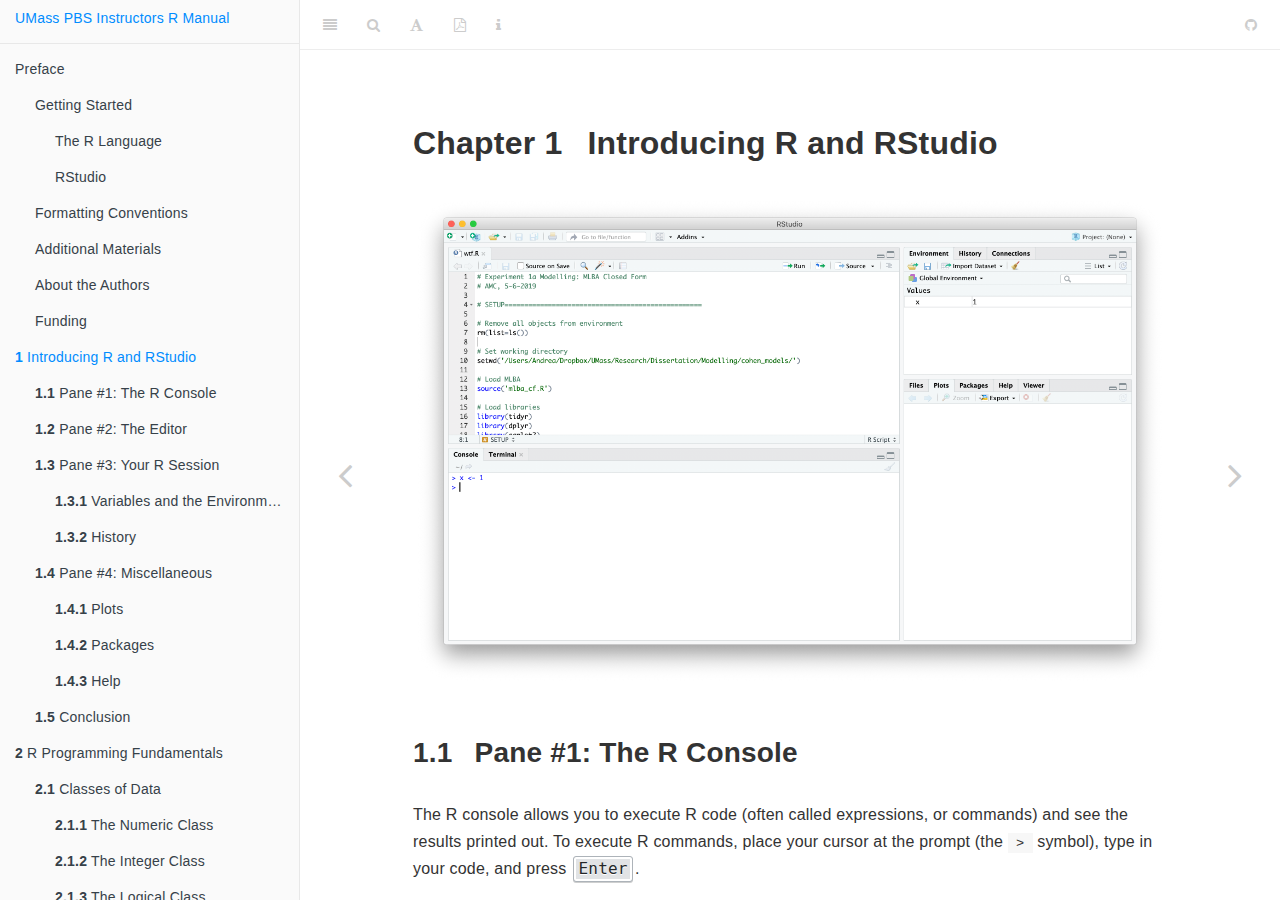
<file: introducing-r-and-rstudio.html>
<!DOCTYPE html>
<html xmlns="http://www.w3.org/1999/xhtml" lang="" xml:lang="">
<head>

  <meta charset="utf-8" />
  <meta http-equiv="X-UA-Compatible" content="IE=edge" />
  <title>Chapter 1 Introducing R and RStudio | UMass PBS Instructors R Manual</title>
  <meta name="description" content="A guide for instructors teaching statistics and research methods with R in the UMass Amherst Psychological &amp; Brain Sciences Department." />
  <meta name="generator" content="bookdown 0.11 and GitBook 2.6.7" />

  <meta property="og:title" content="Chapter 1 Introducing R and RStudio | UMass PBS Instructors R Manual" />
  <meta property="og:type" content="book" />
  
  
  <meta property="og:description" content="A guide for instructors teaching statistics and research methods with R in the UMass Amherst Psychological &amp; Brain Sciences Department." />
  <meta name="github-repo" content="wjhopper/PBS-R-Manual" />

  <meta name="twitter:card" content="summary" />
  <meta name="twitter:title" content="Chapter 1 Introducing R and RStudio | UMass PBS Instructors R Manual" />
  
  <meta name="twitter:description" content="A guide for instructors teaching statistics and research methods with R in the UMass Amherst Psychological &amp; Brain Sciences Department." />
  

<meta name="author" content="Andrea Cataldo &amp; Will Hopper" />



  <meta name="viewport" content="width=device-width, initial-scale=1" />
  <meta name="apple-mobile-web-app-capable" content="yes" />
  <meta name="apple-mobile-web-app-status-bar-style" content="black" />
  
  
<link rel="prev" href="index.html">
<link rel="next" href="r-programming-fundamentals.html">
<script src="libs/jquery-2.2.3/jquery.min.js"></script>
<link href="libs/gitbook-2.6.7/css/style.css" rel="stylesheet" />
<link href="libs/gitbook-2.6.7/css/plugin-table.css" rel="stylesheet" />
<link href="libs/gitbook-2.6.7/css/plugin-bookdown.css" rel="stylesheet" />
<link href="libs/gitbook-2.6.7/css/plugin-highlight.css" rel="stylesheet" />
<link href="libs/gitbook-2.6.7/css/plugin-search.css" rel="stylesheet" />
<link href="libs/gitbook-2.6.7/css/plugin-fontsettings.css" rel="stylesheet" />









<style type="text/css">
a.sourceLine { display: inline-block; line-height: 1.25; }
a.sourceLine { pointer-events: none; color: inherit; text-decoration: inherit; }
a.sourceLine:empty { height: 1.2em; }
.sourceCode { overflow: visible; }
code.sourceCode { white-space: pre; position: relative; }
div.sourceCode { margin: 1em 0; }
pre.sourceCode { margin: 0; }
@media screen {
div.sourceCode { overflow: auto; }
}
@media print {
code.sourceCode { white-space: pre-wrap; }
a.sourceLine { text-indent: -1em; padding-left: 1em; }
}
pre.numberSource a.sourceLine
  { position: relative; left: -4em; }
pre.numberSource a.sourceLine::before
  { content: attr(title);
    position: relative; left: -1em; text-align: right; vertical-align: baseline;
    border: none; pointer-events: all; display: inline-block;
    -webkit-touch-callout: none; -webkit-user-select: none;
    -khtml-user-select: none; -moz-user-select: none;
    -ms-user-select: none; user-select: none;
    padding: 0 4px; width: 4em;
    color: #aaaaaa;
  }
pre.numberSource { margin-left: 3em; border-left: 1px solid #aaaaaa;  padding-left: 4px; }
div.sourceCode
  {  }
@media screen {
a.sourceLine::before { text-decoration: underline; }
}
code span.al { color: #ff0000; font-weight: bold; } /* Alert */
code span.an { color: #60a0b0; font-weight: bold; font-style: italic; } /* Annotation */
code span.at { color: #7d9029; } /* Attribute */
code span.bn { color: #40a070; } /* BaseN */
code span.bu { } /* BuiltIn */
code span.cf { color: #007020; font-weight: bold; } /* ControlFlow */
code span.ch { color: #4070a0; } /* Char */
code span.cn { color: #880000; } /* Constant */
code span.co { color: #60a0b0; font-style: italic; } /* Comment */
code span.cv { color: #60a0b0; font-weight: bold; font-style: italic; } /* CommentVar */
code span.do { color: #ba2121; font-style: italic; } /* Documentation */
code span.dt { color: #902000; } /* DataType */
code span.dv { color: #40a070; } /* DecVal */
code span.er { color: #ff0000; font-weight: bold; } /* Error */
code span.ex { } /* Extension */
code span.fl { color: #40a070; } /* Float */
code span.fu { color: #06287e; } /* Function */
code span.im { } /* Import */
code span.in { color: #60a0b0; font-weight: bold; font-style: italic; } /* Information */
code span.kw { color: #007020; font-weight: bold; } /* Keyword */
code span.op { color: #666666; } /* Operator */
code span.ot { color: #007020; } /* Other */
code span.pp { color: #bc7a00; } /* Preprocessor */
code span.sc { color: #4070a0; } /* SpecialChar */
code span.ss { color: #bb6688; } /* SpecialString */
code span.st { color: #4070a0; } /* String */
code span.va { color: #19177c; } /* Variable */
code span.vs { color: #4070a0; } /* VerbatimString */
code span.wa { color: #60a0b0; font-weight: bold; font-style: italic; } /* Warning */
</style>

<link rel="stylesheet" href="css/custom.css" type="text/css" />
</head>

<body>



  <div class="book without-animation with-summary font-size-2 font-family-1" data-basepath=".">

    <div class="book-summary">
      <nav role="navigation">

<ul class="summary">
<li><a href="index.html">UMass PBS Instructors R Manual</a></li>

<li class="divider"></li>
<li class="chapter" data-level="" data-path="index.html"><a href="index.html"><i class="fa fa-check"></i>Preface</a><ul>
<li class="chapter" data-level="" data-path="index.html"><a href="index.html#getting-started"><i class="fa fa-check"></i>Getting Started</a><ul>
<li class="chapter" data-level="" data-path="index.html"><a href="index.html#the-r-language"><i class="fa fa-check"></i>The R Language</a></li>
<li class="chapter" data-level="" data-path="index.html"><a href="index.html#rstudio"><i class="fa fa-check"></i>RStudio</a></li>
</ul></li>
<li class="chapter" data-level="" data-path="index.html"><a href="index.html#formatting-conventions"><i class="fa fa-check"></i>Formatting Conventions</a></li>
<li class="chapter" data-level="" data-path="index.html"><a href="index.html#additional-materials"><i class="fa fa-check"></i>Additional Materials</a></li>
<li class="chapter" data-level="" data-path="index.html"><a href="index.html#about-the-authors"><i class="fa fa-check"></i>About the Authors</a></li>
<li class="chapter" data-level="" data-path="index.html"><a href="index.html#funding"><i class="fa fa-check"></i>Funding</a></li>
</ul></li>
<li class="chapter" data-level="1" data-path="introducing-r-and-rstudio.html"><a href="introducing-r-and-rstudio.html"><i class="fa fa-check"></i><b>1</b> Introducing R and RStudio</a><ul>
<li class="chapter" data-level="1.1" data-path="introducing-r-and-rstudio.html"><a href="introducing-r-and-rstudio.html#console"><i class="fa fa-check"></i><b>1.1</b> Pane #1: The R Console</a></li>
<li class="chapter" data-level="1.2" data-path="introducing-r-and-rstudio.html"><a href="introducing-r-and-rstudio.html#pane-2-the-editor"><i class="fa fa-check"></i><b>1.2</b> Pane #2: The Editor</a></li>
<li class="chapter" data-level="1.3" data-path="introducing-r-and-rstudio.html"><a href="introducing-r-and-rstudio.html#pane-3-your-r-session"><i class="fa fa-check"></i><b>1.3</b> Pane #3: Your R Session</a><ul>
<li class="chapter" data-level="1.3.1" data-path="introducing-r-and-rstudio.html"><a href="introducing-r-and-rstudio.html#variables-and-the-environment"><i class="fa fa-check"></i><b>1.3.1</b> Variables and the Environment</a></li>
<li class="chapter" data-level="1.3.2" data-path="introducing-r-and-rstudio.html"><a href="introducing-r-and-rstudio.html#history"><i class="fa fa-check"></i><b>1.3.2</b> History</a></li>
</ul></li>
<li class="chapter" data-level="1.4" data-path="introducing-r-and-rstudio.html"><a href="introducing-r-and-rstudio.html#pane-4-miscellaneous"><i class="fa fa-check"></i><b>1.4</b> Pane #4: Miscellaneous</a><ul>
<li class="chapter" data-level="1.4.1" data-path="introducing-r-and-rstudio.html"><a href="introducing-r-and-rstudio.html#plots"><i class="fa fa-check"></i><b>1.4.1</b> Plots</a></li>
<li class="chapter" data-level="1.4.2" data-path="introducing-r-and-rstudio.html"><a href="introducing-r-and-rstudio.html#packages"><i class="fa fa-check"></i><b>1.4.2</b> Packages</a></li>
<li class="chapter" data-level="1.4.3" data-path="introducing-r-and-rstudio.html"><a href="introducing-r-and-rstudio.html#help"><i class="fa fa-check"></i><b>1.4.3</b> Help</a></li>
</ul></li>
<li class="chapter" data-level="1.5" data-path="introducing-r-and-rstudio.html"><a href="introducing-r-and-rstudio.html#conclusion"><i class="fa fa-check"></i><b>1.5</b> Conclusion</a></li>
</ul></li>
<li class="chapter" data-level="2" data-path="r-programming-fundamentals.html"><a href="r-programming-fundamentals.html"><i class="fa fa-check"></i><b>2</b> R Programming Fundamentals</a><ul>
<li class="chapter" data-level="2.1" data-path="r-programming-fundamentals.html"><a href="r-programming-fundamentals.html#classes-of-data"><i class="fa fa-check"></i><b>2.1</b> Classes of Data</a><ul>
<li class="chapter" data-level="2.1.1" data-path="r-programming-fundamentals.html"><a href="r-programming-fundamentals.html#the-numeric-class"><i class="fa fa-check"></i><b>2.1.1</b> The Numeric Class</a></li>
<li class="chapter" data-level="2.1.2" data-path="r-programming-fundamentals.html"><a href="r-programming-fundamentals.html#the-integer-class"><i class="fa fa-check"></i><b>2.1.2</b> The Integer Class</a></li>
<li class="chapter" data-level="2.1.3" data-path="r-programming-fundamentals.html"><a href="r-programming-fundamentals.html#logicals"><i class="fa fa-check"></i><b>2.1.3</b> The Logical Class</a></li>
<li class="chapter" data-level="2.1.4" data-path="r-programming-fundamentals.html"><a href="r-programming-fundamentals.html#the-character-class"><i class="fa fa-check"></i><b>2.1.4</b> The Character Class</a></li>
<li class="chapter" data-level="2.1.5" data-path="r-programming-fundamentals.html"><a href="r-programming-fundamentals.html#factors"><i class="fa fa-check"></i><b>2.1.5</b> Factors</a></li>
<li class="chapter" data-level="2.1.6" data-path="r-programming-fundamentals.html"><a href="r-programming-fundamentals.html#class-detection-and-conversion"><i class="fa fa-check"></i><b>2.1.6</b> Class detection and conversion</a></li>
</ul></li>
<li class="chapter" data-level="2.2" data-path="r-programming-fundamentals.html"><a href="r-programming-fundamentals.html#data-structures"><i class="fa fa-check"></i><b>2.2</b> Data Structures</a><ul>
<li class="chapter" data-level="2.2.1" data-path="r-programming-fundamentals.html"><a href="r-programming-fundamentals.html#vectors"><i class="fa fa-check"></i><b>2.2.1</b> Vectors</a></li>
<li class="chapter" data-level="2.2.2" data-path="r-programming-fundamentals.html"><a href="r-programming-fundamentals.html#matrices"><i class="fa fa-check"></i><b>2.2.2</b> Matrices</a></li>
<li class="chapter" data-level="2.2.3" data-path="r-programming-fundamentals.html"><a href="r-programming-fundamentals.html#data-frames"><i class="fa fa-check"></i><b>2.2.3</b> Data Frames</a></li>
<li class="chapter" data-level="2.2.4" data-path="r-programming-fundamentals.html"><a href="r-programming-fundamentals.html#lists"><i class="fa fa-check"></i><b>2.2.4</b> Lists</a></li>
</ul></li>
<li class="chapter" data-level="2.3" data-path="r-programming-fundamentals.html"><a href="r-programming-fundamentals.html#operators"><i class="fa fa-check"></i><b>2.3</b> Operators</a><ul>
<li class="chapter" data-level="2.3.1" data-path="r-programming-fundamentals.html"><a href="r-programming-fundamentals.html#relational-operators"><i class="fa fa-check"></i><b>2.3.1</b> Relational Operators</a></li>
<li class="chapter" data-level="2.3.2" data-path="r-programming-fundamentals.html"><a href="r-programming-fundamentals.html#logical-operators"><i class="fa fa-check"></i><b>2.3.2</b> Logical Operators</a></li>
</ul></li>
<li class="chapter" data-level="2.4" data-path="r-programming-fundamentals.html"><a href="r-programming-fundamentals.html#functions"><i class="fa fa-check"></i><b>2.4</b> Functions</a><ul>
<li class="chapter" data-level="2.4.1" data-path="r-programming-fundamentals.html"><a href="r-programming-fundamentals.html#description"><i class="fa fa-check"></i><b>2.4.1</b> Description</a></li>
<li class="chapter" data-level="2.4.2" data-path="r-programming-fundamentals.html"><a href="r-programming-fundamentals.html#usage"><i class="fa fa-check"></i><b>2.4.2</b> Usage</a></li>
<li class="chapter" data-level="2.4.3" data-path="r-programming-fundamentals.html"><a href="r-programming-fundamentals.html#arguments"><i class="fa fa-check"></i><b>2.4.3</b> Arguments</a></li>
<li class="chapter" data-level="2.4.4" data-path="r-programming-fundamentals.html"><a href="r-programming-fundamentals.html#named-vs.-unnamed-arguments"><i class="fa fa-check"></i><b>2.4.4</b> Named vs. Unnamed Arguments</a></li>
<li class="chapter" data-level="2.4.5" data-path="r-programming-fundamentals.html"><a href="r-programming-fundamentals.html#a-word-of-advice-2"><i class="fa fa-check"></i><b>2.4.5</b> A Word of Advice</a></li>
</ul></li>
<li class="chapter" data-level="2.5" data-path="r-programming-fundamentals.html"><a href="r-programming-fundamentals.html#data-manipulation"><i class="fa fa-check"></i><b>2.5</b> Data Manipulation</a><ul>
<li class="chapter" data-level="2.5.1" data-path="r-programming-fundamentals.html"><a href="r-programming-fundamentals.html#tidy-data"><i class="fa fa-check"></i><b>2.5.1</b> Tidy Data</a></li>
<li class="chapter" data-level="2.5.2" data-path="r-programming-fundamentals.html"><a href="r-programming-fundamentals.html#importing-data"><i class="fa fa-check"></i><b>2.5.2</b> Importing Data</a></li>
<li class="chapter" data-level="2.5.3" data-path="r-programming-fundamentals.html"><a href="r-programming-fundamentals.html#subsetting"><i class="fa fa-check"></i><b>2.5.3</b> Subsetting</a></li>
<li class="chapter" data-level="2.5.4" data-path="r-programming-fundamentals.html"><a href="r-programming-fundamentals.html#indexing"><i class="fa fa-check"></i><b>2.5.4</b> Indexing</a></li>
<li class="chapter" data-level="2.5.5" data-path="r-programming-fundamentals.html"><a href="r-programming-fundamentals.html#replacement"><i class="fa fa-check"></i><b>2.5.5</b> Replacement</a></li>
<li class="chapter" data-level="2.5.6" data-path="r-programming-fundamentals.html"><a href="r-programming-fundamentals.html#matrices-data-frames"><i class="fa fa-check"></i><b>2.5.6</b> Matrices &amp; Data Frames</a></li>
</ul></li>
</ul></li>
<li class="chapter" data-level="3" data-path="statistics.html"><a href="statistics.html"><i class="fa fa-check"></i><b>3</b> Statistics</a><ul>
<li class="chapter" data-level="3.1" data-path="statistics.html"><a href="statistics.html#the-data"><i class="fa fa-check"></i><b>3.1</b> The Data</a></li>
<li class="chapter" data-level="3.2" data-path="statistics.html"><a href="statistics.html#formula-objects"><i class="fa fa-check"></i><b>3.2</b> Formula Objects</a></li>
<li class="chapter" data-level="3.3" data-path="statistics.html"><a href="statistics.html#descriptive-statistics"><i class="fa fa-check"></i><b>3.3</b> Descriptive Statistics</a><ul>
<li class="chapter" data-level="3.3.1" data-path="statistics.html"><a href="statistics.html#handling-na-values"><i class="fa fa-check"></i><b>3.3.1</b> Handling <code>NA</code> Values</a></li>
<li class="chapter" data-level="3.3.2" data-path="statistics.html"><a href="statistics.html#mean"><i class="fa fa-check"></i><b>3.3.2</b> Mean</a></li>
<li class="chapter" data-level="3.3.3" data-path="statistics.html"><a href="statistics.html#median"><i class="fa fa-check"></i><b>3.3.3</b> Median</a></li>
<li class="chapter" data-level="3.3.4" data-path="statistics.html"><a href="statistics.html#variance"><i class="fa fa-check"></i><b>3.3.4</b> Variance</a></li>
<li class="chapter" data-level="3.3.5" data-path="statistics.html"><a href="statistics.html#standard-deviation"><i class="fa fa-check"></i><b>3.3.5</b> Standard Deviation</a></li>
<li class="chapter" data-level="3.3.6" data-path="statistics.html"><a href="statistics.html#standard-error-of-the-mean"><i class="fa fa-check"></i><b>3.3.6</b> Standard Error of the Mean</a></li>
<li class="chapter" data-level="3.3.7" data-path="statistics.html"><a href="statistics.html#correlation-proportion-of-variance-explained"><i class="fa fa-check"></i><b>3.3.7</b> Correlation &amp; Proportion of Variance Explained</a></li>
<li class="chapter" data-level="3.3.8" data-path="statistics.html"><a href="statistics.html#summary-functions"><i class="fa fa-check"></i><b>3.3.8</b> Summary Functions</a></li>
</ul></li>
<li class="chapter" data-level="3.4" data-path="statistics.html"><a href="statistics.html#plotting"><i class="fa fa-check"></i><b>3.4</b> Plotting</a><ul>
<li class="chapter" data-level="3.4.1" data-path="statistics.html"><a href="statistics.html#scatter-line-plots"><i class="fa fa-check"></i><b>3.4.1</b> Scatter &amp; Line Plots</a></li>
<li class="chapter" data-level="3.4.2" data-path="statistics.html"><a href="statistics.html#histograms"><i class="fa fa-check"></i><b>3.4.2</b> Histograms</a></li>
<li class="chapter" data-level="3.4.3" data-path="statistics.html"><a href="statistics.html#boxplots"><i class="fa fa-check"></i><b>3.4.3</b> Boxplots</a></li>
<li class="chapter" data-level="3.4.4" data-path="statistics.html"><a href="statistics.html#bar-plots"><i class="fa fa-check"></i><b>3.4.4</b> Bar plots</a></li>
<li class="chapter" data-level="3.4.5" data-path="statistics.html"><a href="statistics.html#multiple-plots-in-single-figure"><i class="fa fa-check"></i><b>3.4.5</b> Multiple plots in single figure</a></li>
<li class="chapter" data-level="3.4.6" data-path="statistics.html"><a href="statistics.html#saving-plots"><i class="fa fa-check"></i><b>3.4.6</b> Saving Plots</a></li>
<li class="chapter" data-level="3.4.7" data-path="statistics.html"><a href="statistics.html#what-about-ggplot"><i class="fa fa-check"></i><b>3.4.7</b> What about ggplot?</a></li>
</ul></li>
<li class="chapter" data-level="3.5" data-path="statistics.html"><a href="statistics.html#inferential-statistics"><i class="fa fa-check"></i><b>3.5</b> Inferential Statistics</a><ul>
<li class="chapter" data-level="3.5.1" data-path="statistics.html"><a href="statistics.html#distribution-functions"><i class="fa fa-check"></i><b>3.5.1</b> Distribution Functions</a></li>
<li class="chapter" data-level="3.5.2" data-path="statistics.html"><a href="statistics.html#confidence-intervals"><i class="fa fa-check"></i><b>3.5.2</b> Confidence Intervals</a></li>
<li class="chapter" data-level="3.5.3" data-path="statistics.html"><a href="statistics.html#t.test"><i class="fa fa-check"></i><b>3.5.3</b> <code>t.test()</code></a></li>
<li class="chapter" data-level="3.5.4" data-path="statistics.html"><a href="statistics.html#aov"><i class="fa fa-check"></i><b>3.5.4</b> <code>aov()</code></a></li>
<li class="chapter" data-level="3.5.5" data-path="statistics.html"><a href="statistics.html#cor.test"><i class="fa fa-check"></i><b>3.5.5</b> <code>cor.test()</code></a></li>
<li class="chapter" data-level="3.5.6" data-path="statistics.html"><a href="statistics.html#binom.test"><i class="fa fa-check"></i><b>3.5.6</b> <code>binom.test()</code></a></li>
<li class="chapter" data-level="3.5.7" data-path="statistics.html"><a href="statistics.html#chisq.test"><i class="fa fa-check"></i><b>3.5.7</b> <code>chisq.test()</code></a></li>
</ul></li>
</ul></li>
<li class="chapter" data-level="4" data-path="tools-advice-for-instructors.html"><a href="tools-advice-for-instructors.html"><i class="fa fa-check"></i><b>4</b> Tools &amp; Advice for Instructors</a><ul>
<li class="chapter" data-level="4.1" data-path="tools-advice-for-instructors.html"><a href="tools-advice-for-instructors.html#best-practices"><i class="fa fa-check"></i><b>4.1</b> Best Practices</a><ul>
<li class="chapter" data-level="4.1.1" data-path="tools-advice-for-instructors.html"><a href="tools-advice-for-instructors.html#commands-vs.-buttons"><i class="fa fa-check"></i><b>4.1.1</b> Commands vs. Buttons</a></li>
<li class="chapter" data-level="4.1.2" data-path="tools-advice-for-instructors.html"><a href="tools-advice-for-instructors.html#naming-objects"><i class="fa fa-check"></i><b>4.1.2</b> Naming Objects</a></li>
<li class="chapter" data-level="4.1.3" data-path="tools-advice-for-instructors.html"><a href="tools-advice-for-instructors.html#scripting"><i class="fa fa-check"></i><b>4.1.3</b> Scripting</a></li>
<li class="chapter" data-level="4.1.4" data-path="tools-advice-for-instructors.html"><a href="tools-advice-for-instructors.html#formatting-requirements-for-assignments"><i class="fa fa-check"></i><b>4.1.4</b> Formatting Requirements for Assignments</a></li>
</ul></li>
<li class="chapter" data-level="4.2" data-path="tools-advice-for-instructors.html"><a href="tools-advice-for-instructors.html#error-messages"><i class="fa fa-check"></i><b>4.2</b> Error Messages</a><ul>
<li><a href="tools-advice-for-instructors.html#there-is-no-output-from-a-command-and-there-is-a-in-the-console-instead-of-a-.">There is no output from a command, and there is a <code>+</code> in the console instead of a <code>&gt;</code>.</a></li>
<li><a href="tools-advice-for-instructors.html#error-unexpected-in-___"><code>Error: unexpected ')' in '___'</code></a></li>
<li><a href="tools-advice-for-instructors.html#error-object-___-not-found"><code>Error: Object '___' not found</code></a></li>
<li><a href="tools-advice-for-instructors.html#error-in-___-non-numeric-argument-to-binary-operator"><code>Error in ___ : non-numeric argument to binary operator</code></a></li>
<li><a href="tools-advice-for-instructors.html#error-in-___x-could-not-find-function-___"><code>Error in ___(x) : could not find function '___'</code></a></li>
<li><a href="tools-advice-for-instructors.html#error-in-___-cannot-open-the-connection"><code>Error in ___ : cannot open the connection</code></a></li>
<li><a href="tools-advice-for-instructors.html#error-in-___-undefined-columns-selected-or-error-in-___-subscript-out-of-bounds"><code>Error in ___ : undefined columns selected** or **Error in ___: subscript out of bounds</code></a></li>
<li><a href="tools-advice-for-instructors.html#error-unexpected-symbol-in-___"><code>Error: unexpected symbol in '___'</code></a></li>
</ul></li>
<li class="chapter" data-level="4.3" data-path="tools-advice-for-instructors.html"><a href="tools-advice-for-instructors.html#data-sets"><i class="fa fa-check"></i><b>4.3</b> Data Sets</a><ul>
<li class="chapter" data-level="4.3.1" data-path="tools-advice-for-instructors.html"><a href="tools-advice-for-instructors.html#how-to-handle-na-values"><i class="fa fa-check"></i><b>4.3.1</b> How to Handle <code>NA</code> Values</a></li>
<li class="chapter" data-level="4.3.2" data-path="tools-advice-for-instructors.html"><a href="tools-advice-for-instructors.html#built-in"><i class="fa fa-check"></i><b>4.3.2</b> Built-In</a></li>
<li class="chapter" data-level="4.3.3" data-path="tools-advice-for-instructors.html"><a href="tools-advice-for-instructors.html#fivethirtyeight"><i class="fa fa-check"></i><b>4.3.3</b> FiveThirtyEight</a></li>
<li class="chapter" data-level="4.3.4" data-path="tools-advice-for-instructors.html"><a href="tools-advice-for-instructors.html#psych"><i class="fa fa-check"></i><b>4.3.4</b> psych</a></li>
<li class="chapter" data-level="4.3.5" data-path="tools-advice-for-instructors.html"><a href="tools-advice-for-instructors.html#simulating-your-own-data-sets"><i class="fa fa-check"></i><b>4.3.5</b> Simulating your own Data Sets</a></li>
</ul></li>
</ul></li>
</ul>

      </nav>
    </div>

    <div class="book-body">
      <div class="body-inner">
        <div class="book-header" role="navigation">
          <h1>
            <i class="fa fa-circle-o-notch fa-spin"></i><a href="./">UMass PBS Instructors R Manual</a>
          </h1>
        </div>

        <div class="page-wrapper" tabindex="-1" role="main">
          <div class="page-inner">

            <section class="normal" id="section-">
<div id="introducing-r-and-rstudio" class="section level1">
<h1><span class="header-section-number">Chapter 1</span> Introducing R and RStudio</h1>
<p><img src="images/rstudio.png" /></p>
<div id="console" class="section level2">
<h2><span class="header-section-number">1.1</span> Pane #1: The R Console</h2>
<p>The R console allows you to execute R code (often called expressions, or commands) and see the results printed out. To execute R commands, place your cursor at the prompt (the <code>&gt;</code> symbol), type in your code, and press <kbd>Enter</kbd>.</p>
<p>A simple and easy way to demonstrate using the R console is to perform some basic arithmetic, just like a calculator. R has 5 basic arithmetic operators:</p>
<ul>
<li><code>+</code> for addition</li>
<li><code>-</code> for subtraction</li>
<li><code>*</code> for multiplication</li>
<li><code>/</code> for division</li>
<li><code>^</code> for exponentiation</li>
</ul>
<pre class="sourceCode r"><code class="sourceCode r"><span class="dv">2</span> <span class="op">+</span><span class="st"> </span><span class="dv">2</span></code></pre>
<pre><code>## [1] 4</code></pre>
<p>R respects the <a href="https://en.wikipedia.org/wiki/Order_of_operations">order of operations</a> (i.e. PEMDAS) by default, so if you want for a specific operation to be executed fist, you need to surround it with parentheses. To see how grouping with parentheses affects arithmetic operations, compare the following two examples:</p>
<pre class="sourceCode r"><code class="sourceCode r"><span class="dv">2</span><span class="op">*</span><span class="dv">10</span> <span class="op">+</span><span class="st"> </span><span class="dv">3</span><span class="op">/</span><span class="dv">10</span></code></pre>
<pre><code>## [1] 20.3</code></pre>
<pre class="sourceCode r"><code class="sourceCode r"><span class="dv">2</span><span class="op">*</span>(<span class="dv">10</span> <span class="op">+</span><span class="st"> </span><span class="dv">3</span>)<span class="op">/</span><span class="dv">10</span></code></pre>
<pre><code>## [1] 2.6</code></pre>
<p>The R console is the best place to start immersing yourself in the language by experimentation. It allows you to “code as you go”; run one command, see what you get, adjust it, and test it again. However, the interactive nature of using the R console makes it a poor choice for saving your work to use again later, and for complicated, multi-step operations.</p>
<p>When you know that you will need to repeat the same step again in the future (i.e., re-use code), or you have a task that requires intermediate steps, you should organize all your code into an R script. RStudio allows you to easily write and interactively test out your R scripts in the <strong>Editor Pane</strong>, which is introduced below.</p>
</div>
<div id="pane-2-the-editor" class="section level2">
<h2><span class="header-section-number">1.2</span> Pane #2: The Editor</h2>
<p>The editor pane is where you can create, modify, and save plain text documents, and it is designed to help you create and execute R scripts. An R script is just a text file that contains valid R code (the same kind of commands you would enter into the console), and commonly carries the <code>.R</code> file extension. You can think of an R script as a stand-alone computer program, but instead of double-clicking to run it, you run it via the R interpreter.</p>
<p>You can create a new, blank R script by going to the File Menu ➡ New File ➡ R Script.</p>
<p>RStudio provides several methods for executing the code you’ve written. You can:</p>
<ul>
<li>Run a single line of code by placing your cursor on that line and pressing <kbd>Ctrl</kbd> + <kbd>Enter</kbd> (<kbd>⌘ Command</kbd> + <kbd>Enter</kbd> on Mac).</li>
<li>Run multiple lines of code by selecting all the lines you want to run with your cursor and pressing <kbd>Ctrl</kbd> + <kbd>Enter</kbd> (<kbd>⌘ Command</kbd> + <kbd>Enter</kbd> on Mac).</li>
<li>Run the entire R script by pressing the “Source” button in the top-right corner of the editor pane, or using the <kbd>Ctrl</kbd> + <kbd>Shift</kbd> + <kbd>S</kbd> keyboard shortcut (<kbd>⌘ Command</kbd> + <kbd>Shift</kbd> + <kbd>S</kbd> on Mac)</li>
</ul>
<p>No matter which method you use, the code you choose to run will be executed in the R console below, and you will see any results printed out there as well. Keeping your code in an R script allows you to quickly and easily run many commands in a row, without having to type each one in every time you need to do it.</p>
<p>Another reason to write your code in an R script is to keep a short explanation of what you are doing (and why!) together with your code. These short explanations are called <em>comments</em>. In R, you write a comment by prefixing the comment’s text with the pound sign <code>#</code>. Comments can go on their own line, or at the end of an R expression.</p>
<div id="a-word-of-advice" class="section level4 unnumbered">
<h4>A Word Of Advice</h4>
<p>When new programmers keen to improve their skills hear the advice “keep your code in an R script, not the console”, they often take it quite literally. They proceed to take all the R code they have run in the console, copy it to an R script, save it, and run it all again later. Best practices achieved, right?</p>
<p>However, this scenario is often a dicey over-extension of the suggested rule. New programmers can be prone to keep <em>literally everything</em> they’ve run, even commands that are syntactically incorrect and give errors or incorrect results. An R script should not be a historical record - rather, it should evolve through editing and careful consideration, much the same way an essay does.</p>
<p>So, when saving your code in an R script, try keeping the following rule of thumb: Your R script should have all the commands you need, and none of the ones you don’t. This can be challenging for new programmers - the ability to identify what is necessary and what isn’t develops with time and expertise. So, don’t expect to be perfect at this in the beginning, but do expect to edit and re-edit your R scripts, and don’t treat your “Chapter 2 HW.R” file as your diary of working on your Chapter 2 homework.</p>
<pre class="sourceCode r"><code class="sourceCode r"><span class="co"># Hi I am a comment. </span>
<span class="co"># The R interprer ignores me!</span>
<span class="dv">2</span><span class="op">*</span><span class="dv">10</span> <span class="op">+</span><span class="st"> </span><span class="dv">3</span><span class="op">/</span><span class="dv">10</span> <span class="co"># comments can go here too!</span></code></pre>
<pre><code>## [1] 20.3</code></pre>
</div>
</div>
<div id="pane-3-your-r-session" class="section level2">
<h2><span class="header-section-number">1.3</span> Pane #3: Your R Session</h2>
<div id="variables-and-the-environment" class="section level3">
<h3><span class="header-section-number">1.3.1</span> Variables and the Environment</h3>
<p>As your R scripts grow beyond adding and subtracting a few numbers, you will often want to save the results of your computations (like datasets, or the results of statistical models) to use multiple times, or to increase the clarity of your code. In R, you can save a value for later use by assigning it to a <em>variable</em> name.</p>
<p>You can create a new variable using the assignment operator <code>&lt;-</code>, with the syntax <code>name &lt;- value</code> where <code>name</code> is a syntactically valid name and <code>value</code> is the value you wish to assign. To demonstrate creating a variable, consider the code below, where I create a variable named <code>x</code>, assign it a value of 1, and then print out its value by typing <code>x</code> into the console and pressing <kbd>Enter</kbd>.</p>
<pre class="sourceCode r"><code class="sourceCode r">x &lt;-<span class="st"> </span><span class="dv">1</span>
x</code></pre>
<pre><code>## [1] 1</code></pre>
<p>If you execute the first command <code>x &lt;- 1</code> in your own console, you should see it appear in the “Environment” pane of the RStudio window. The environment pane is helpful for keeping track of all the variables you’ve created. If you ever want to clear your Environment (i.e., delete all the variables you’ve created), you can press the <img src="images/clear.png" /> button.</p>
<p>Variable names are mostly arbitrary (we could have used <code>elephant</code> or <code>jumpluff</code> instead of <code>x</code>), but there are some restrictions on variable names. The most important restrictions are:</p>
<ol style="list-style-type: decimal">
<li>Spaces are not allowed.</li>
<li>The name cannot begin with a number.</li>
</ol>
<p>See the “Details” section of the <a href="https://www.rdocumentation.org/packages/base/versions/3.6.0/topics/make.names">make.names</a> help page, and the <a href="https://www.rdocumentation.org/packages/base/versions/3.6.0/topics/Reserved">list of reserved keywords</a> for a complete set of naming rules.</p>
<div id="a-word-of-advice-1" class="section level4 unnumbered">
<h4>A Word of Advice</h4>
<p>When you exit RStudio, you will get a pop-up asking you if you want to “Save workspace image…” to some location on your hard drive. Any person’s natural intuition is to answer “Yes” - what fool doesn’t want to save their work? However, saving your “workspace image” is not the same thing as properly saving your work.</p>
<p>Saving your <strong>workspace</strong> means saving the state of your R session (i.e., all the variables you’ve created, packages you’ve loaded, etc.) so that everything can be reloaded the next time you start RStudio. Which sounds great, until you get a month into the semester and find that you’ve been saving and loading an entire month’s worth of R sessions. You’ve run out of variable names and have resorted to naming things “xxxxxx” to avoid naming collisions. Or you forget to avoid naming collisions and obliterate that one variable you actually <em>do</em> care about. Regardless, RStudio now takes 2 minutes to start and shut down because you’ve created a behemoth.</p>
<p>In short, saving your workspace sounds great, but can lead to some very bad practices. It encourages you to let RStudio keep track of your past work instead of writing R scripts, and you end up storing 10 pieces of junk for every one thing you actually need.</p>
<p>We <strong>STRONGLY</strong> advise you to disable this feature, and teach your students to disable it as well. To disable this feature, navigate to Tools ➡ Menu ➡ Global ➡ Options ➡ Basic. On this tab, set the “Save workspace to .RData on exit” option to “Never” using the drop down menu, as shown below. Your future self thanks you.</p>
<p><img src="images/dontsavesession.png" /></p>
</div>
</div>
<div id="history" class="section level3">
<h3><span class="header-section-number">1.3.2</span> History</h3>
<p>RStudio also keeps track of the R commands that you’ve run in the past. This is useful during experimentation and testing, because it allows you to quickly copy a previous command, modify it, and try it again. It can also be helpful when you find that you’ve discarded code because you thought it wasn’t useful or necessary, but later realize that it was, and need to remind yourself what you did.</p>
<p>The best way to access the history of your most recent commands is place your cursor in the console, and use the up and down arrow keys. Pressing the ⬆ arrow key will take you through older commands, and press the ⬇ arrow key will take you back to more recent commands. So, next time you need to edit the command you just gave, use the arrow keys to retrieve it instead of typing it out again!</p>
<p>To access commands more than say, 10, commands in the past, you can use the “History” tab in the top-right pane of the RStudio window. This allows you to examine your history like scrolling through a file, or find commands matching key words, like using a search engine. Remember, the <strong>best</strong> way to remember what you’ve done is to record it in an R script to use again later, but the “History” tab provides a useful backstop for those moments when you “slip up”.</p>
</div>
</div>
<div id="pane-4-miscellaneous" class="section level2">
<h2><span class="header-section-number">1.4</span> Pane #4: Miscellaneous</h2>
<p>Don’t let the name of this section mislead you - this pane is just as important and useful as the others. It provides a window into three of the most important things you need when using R: plots, packages, and help!</p>
<div id="plots" class="section level3">
<h3><span class="header-section-number">1.4.1</span> Plots</h3>
<p>This tab might be the killer feature of R Studio. As you might imagine, this is where figures and plots that you create are displayed. R has many simple yet powerful visualization tools, but historically, actually getting those plots to show up somewhere has involved annoying, platform-specific boilerplate code. With the R Studio plot tab, you can forget about these details 95% of the time, and your plots just show up automatically.</p>
</div>
<div id="packages" class="section level3">
<h3><span class="header-section-number">1.4.2</span> Packages</h3>
<p>The so-called “base” installation of R that you downloaded from cran.r-project.org has tons of useful tools for statistical modeling, data manipulation, and visualization built-in, but it is far from exhaustive, and new things are being invented all the time! Thankfully, R has a fantastic extension mechanism called “packages”. R packages provide sets of additional commands you can easily install, load into R, and then use for yourself.</p>
<p>Where can you find these packages, and how can you install them yourself? The gold-standard for R packages is the <a href="https://cran.r-project.org/web/packages/index.html">CRAN repository</a>, which stands for the <strong>C</strong>omprehensive <strong>R</strong> <strong>A</strong>rchive <strong>N</strong>etwork. You can install packages from this repository using the <code>install.packages()</code> command. For example, if I wanted to install the <code>dplyr</code> package (a popular packages which provides opinionated tools for data manipulation), I would execute the following command in the console:</p>
<pre class="sourceCode r"><code class="sourceCode r"><span class="kw">install.packages</span>(<span class="st">&quot;dplyr&quot;</span>)</code></pre>
<p>If this package has any dependencies (i.e., other packages it needs installed in order to function), R will download and install these dependencies automatically. Once the one-time installation process finishes, you can load it into your R session with the <code>library</code> command, like so:</p>
<pre class="sourceCode r"><code class="sourceCode r"><span class="kw">library</span>(<span class="st">&quot;dplyr&quot;</span>)</code></pre>
<p>Remember, <em>installing</em> a package is a one-time operation, but you do need to <em>load</em> the package with <code>library</code> each time you start R.</p>
<p>The “Packages” pane provides a way to see what packages you have installed, and which ones are loaded (loaded packages have a check-mark in front of them). You can also use this pane to install new packages (instead of using the <code>install.packages</code> command), bulk-update all your installed packages, and remove an installed package you no longer want to keep.</p>
</div>
<div id="help" class="section level3">
<h3><span class="header-section-number">1.4.3</span> Help</h3>
<p>The help pane provides a way for you to access documentation explaining how to use different R functions. You can search all the help pages from the search bar on the “Help” pane. If you know the name of the function you want to view the help documentation for, you can type the name of the function in the console preceded by a question mark, and hit Enter. For example, if I wanted to see more information on how to use the <code>install.packages</code> function, I could type:</p>
<pre class="sourceCode r"><code class="sourceCode r">?install.packages</code></pre>
<p>…then press kbd&gt;Enter</kbd>, and the help page would automatically open.</p>
</div>
</div>
<div id="conclusion" class="section level2">
<h2><span class="header-section-number">1.5</span> Conclusion</h2>
<p>Here, we have given an introduction to some of the R language’s basic functionality (the interactive console, arithmetic, variables, plots and packages) by using the layout of the RStudio IDE as a guide. In the following sections, we demonstrate the basic tenets of the R language and basic R programming tasks, such as calling functions, creating and manipulating data structures, and importing data from files on your hard drive into R.</p>

</div>
</div>
            </section>

          </div>
        </div>
      </div>
<a href="index.html" class="navigation navigation-prev " aria-label="Previous page"><i class="fa fa-angle-left"></i></a>
<a href="r-programming-fundamentals.html" class="navigation navigation-next " aria-label="Next page"><i class="fa fa-angle-right"></i></a>
    </div>
  </div>
<script src="libs/gitbook-2.6.7/js/app.min.js"></script>
<script src="libs/gitbook-2.6.7/js/lunr.js"></script>
<script src="libs/gitbook-2.6.7/js/plugin-search.js"></script>
<script src="libs/gitbook-2.6.7/js/plugin-sharing.js"></script>
<script src="libs/gitbook-2.6.7/js/plugin-fontsettings.js"></script>
<script src="libs/gitbook-2.6.7/js/plugin-bookdown.js"></script>
<script src="libs/gitbook-2.6.7/js/jquery.highlight.js"></script>
<script>
gitbook.require(["gitbook"], function(gitbook) {
gitbook.start({
"sharing": {
"github": true,
"facebook": false,
"twitter": false,
"google": false,
"linkedin": false,
"weibo": false,
"instapaper": false,
"vk": false,
"all": false
},
"fontsettings": {
"theme": "white",
"family": "sans",
"size": 2
},
"edit": {
"link": null,
"text": null
},
"history": {
"link": null,
"text": null
},
"download": ["PBS-R-Manual.pdf"],
"toc": {
"collapse": "none"
},
"toc_depth": 2
});
});
</script>

<!-- dynamically load mathjax for compatibility with self-contained -->
<script>
  (function () {
    var script = document.createElement("script");
    script.type = "text/javascript";
    var src = "true";
    if (src === "" || src === "true") src = "https://mathjax.rstudio.com/latest/MathJax.js?config=TeX-MML-AM_CHTML";
    if (location.protocol !== "file:" && /^https?:/.test(src))
      src = src.replace(/^https?:/, '');
    script.src = src;
    document.getElementsByTagName("head")[0].appendChild(script);
  })();
</script>
</body>

</html>
</file>
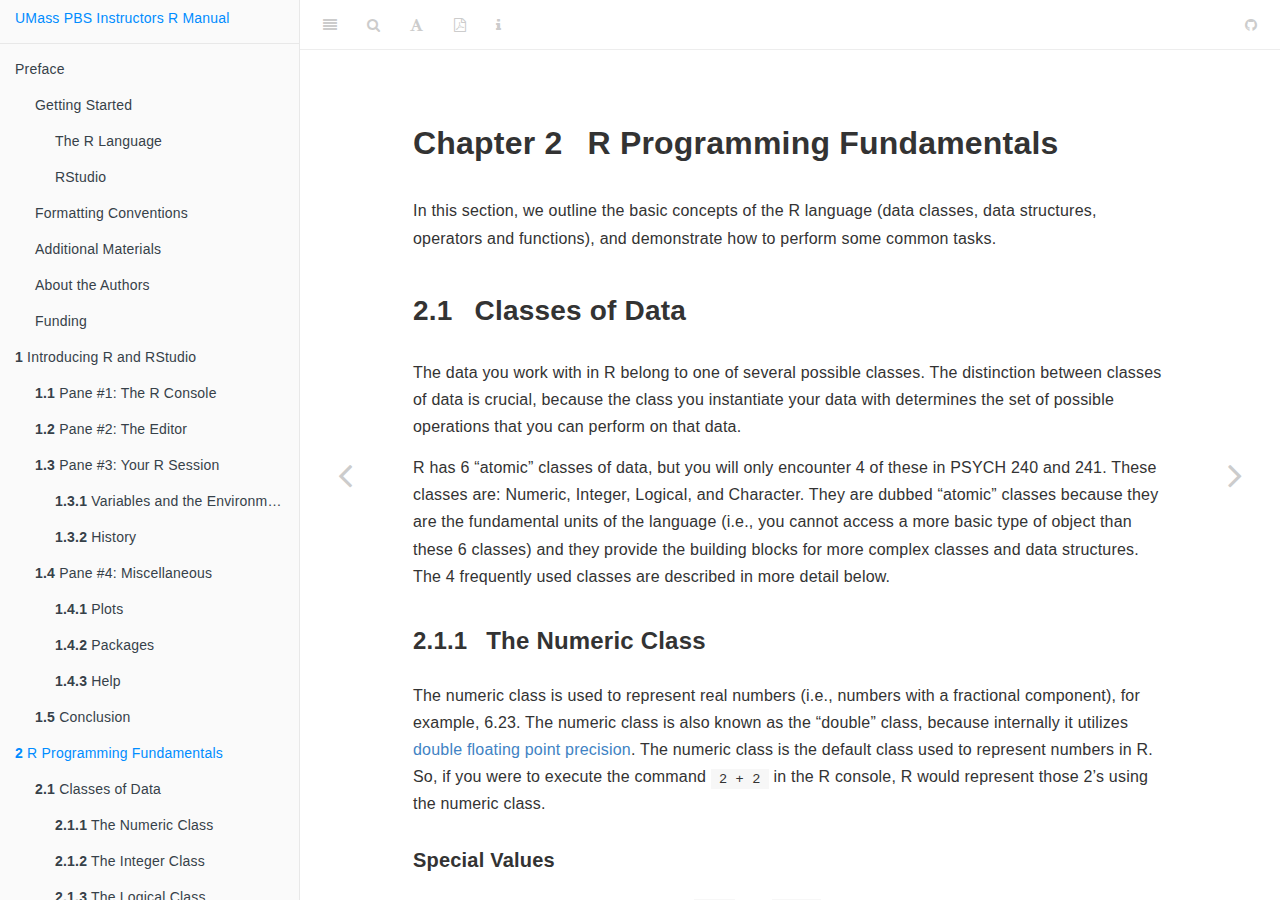
<file: r-programming-fundamentals.html>
<!DOCTYPE html>
<html xmlns="http://www.w3.org/1999/xhtml" lang="" xml:lang="">
<head>

  <meta charset="utf-8" />
  <meta http-equiv="X-UA-Compatible" content="IE=edge" />
  <title>Chapter 2 R Programming Fundamentals | UMass PBS Instructors R Manual</title>
  <meta name="description" content="A guide for instructors teaching statistics and research methods with R in the UMass Amherst Psychological &amp; Brain Sciences Department." />
  <meta name="generator" content="bookdown 0.11 and GitBook 2.6.7" />

  <meta property="og:title" content="Chapter 2 R Programming Fundamentals | UMass PBS Instructors R Manual" />
  <meta property="og:type" content="book" />
  
  
  <meta property="og:description" content="A guide for instructors teaching statistics and research methods with R in the UMass Amherst Psychological &amp; Brain Sciences Department." />
  <meta name="github-repo" content="wjhopper/PBS-R-Manual" />

  <meta name="twitter:card" content="summary" />
  <meta name="twitter:title" content="Chapter 2 R Programming Fundamentals | UMass PBS Instructors R Manual" />
  
  <meta name="twitter:description" content="A guide for instructors teaching statistics and research methods with R in the UMass Amherst Psychological &amp; Brain Sciences Department." />
  

<meta name="author" content="Andrea Cataldo &amp; Will Hopper" />



  <meta name="viewport" content="width=device-width, initial-scale=1" />
  <meta name="apple-mobile-web-app-capable" content="yes" />
  <meta name="apple-mobile-web-app-status-bar-style" content="black" />
  
  
<link rel="prev" href="introducing-r-and-rstudio.html">
<link rel="next" href="statistics.html">
<script src="libs/jquery-2.2.3/jquery.min.js"></script>
<link href="libs/gitbook-2.6.7/css/style.css" rel="stylesheet" />
<link href="libs/gitbook-2.6.7/css/plugin-table.css" rel="stylesheet" />
<link href="libs/gitbook-2.6.7/css/plugin-bookdown.css" rel="stylesheet" />
<link href="libs/gitbook-2.6.7/css/plugin-highlight.css" rel="stylesheet" />
<link href="libs/gitbook-2.6.7/css/plugin-search.css" rel="stylesheet" />
<link href="libs/gitbook-2.6.7/css/plugin-fontsettings.css" rel="stylesheet" />









<style type="text/css">
a.sourceLine { display: inline-block; line-height: 1.25; }
a.sourceLine { pointer-events: none; color: inherit; text-decoration: inherit; }
a.sourceLine:empty { height: 1.2em; }
.sourceCode { overflow: visible; }
code.sourceCode { white-space: pre; position: relative; }
div.sourceCode { margin: 1em 0; }
pre.sourceCode { margin: 0; }
@media screen {
div.sourceCode { overflow: auto; }
}
@media print {
code.sourceCode { white-space: pre-wrap; }
a.sourceLine { text-indent: -1em; padding-left: 1em; }
}
pre.numberSource a.sourceLine
  { position: relative; left: -4em; }
pre.numberSource a.sourceLine::before
  { content: attr(title);
    position: relative; left: -1em; text-align: right; vertical-align: baseline;
    border: none; pointer-events: all; display: inline-block;
    -webkit-touch-callout: none; -webkit-user-select: none;
    -khtml-user-select: none; -moz-user-select: none;
    -ms-user-select: none; user-select: none;
    padding: 0 4px; width: 4em;
    color: #aaaaaa;
  }
pre.numberSource { margin-left: 3em; border-left: 1px solid #aaaaaa;  padding-left: 4px; }
div.sourceCode
  {  }
@media screen {
a.sourceLine::before { text-decoration: underline; }
}
code span.al { color: #ff0000; font-weight: bold; } /* Alert */
code span.an { color: #60a0b0; font-weight: bold; font-style: italic; } /* Annotation */
code span.at { color: #7d9029; } /* Attribute */
code span.bn { color: #40a070; } /* BaseN */
code span.bu { } /* BuiltIn */
code span.cf { color: #007020; font-weight: bold; } /* ControlFlow */
code span.ch { color: #4070a0; } /* Char */
code span.cn { color: #880000; } /* Constant */
code span.co { color: #60a0b0; font-style: italic; } /* Comment */
code span.cv { color: #60a0b0; font-weight: bold; font-style: italic; } /* CommentVar */
code span.do { color: #ba2121; font-style: italic; } /* Documentation */
code span.dt { color: #902000; } /* DataType */
code span.dv { color: #40a070; } /* DecVal */
code span.er { color: #ff0000; font-weight: bold; } /* Error */
code span.ex { } /* Extension */
code span.fl { color: #40a070; } /* Float */
code span.fu { color: #06287e; } /* Function */
code span.im { } /* Import */
code span.in { color: #60a0b0; font-weight: bold; font-style: italic; } /* Information */
code span.kw { color: #007020; font-weight: bold; } /* Keyword */
code span.op { color: #666666; } /* Operator */
code span.ot { color: #007020; } /* Other */
code span.pp { color: #bc7a00; } /* Preprocessor */
code span.sc { color: #4070a0; } /* SpecialChar */
code span.ss { color: #bb6688; } /* SpecialString */
code span.st { color: #4070a0; } /* String */
code span.va { color: #19177c; } /* Variable */
code span.vs { color: #4070a0; } /* VerbatimString */
code span.wa { color: #60a0b0; font-weight: bold; font-style: italic; } /* Warning */
</style>

<link rel="stylesheet" href="css/custom.css" type="text/css" />
</head>

<body>



  <div class="book without-animation with-summary font-size-2 font-family-1" data-basepath=".">

    <div class="book-summary">
      <nav role="navigation">

<ul class="summary">
<li><a href="index.html">UMass PBS Instructors R Manual</a></li>

<li class="divider"></li>
<li class="chapter" data-level="" data-path="index.html"><a href="index.html"><i class="fa fa-check"></i>Preface</a><ul>
<li class="chapter" data-level="" data-path="index.html"><a href="index.html#getting-started"><i class="fa fa-check"></i>Getting Started</a><ul>
<li class="chapter" data-level="" data-path="index.html"><a href="index.html#the-r-language"><i class="fa fa-check"></i>The R Language</a></li>
<li class="chapter" data-level="" data-path="index.html"><a href="index.html#rstudio"><i class="fa fa-check"></i>RStudio</a></li>
</ul></li>
<li class="chapter" data-level="" data-path="index.html"><a href="index.html#formatting-conventions"><i class="fa fa-check"></i>Formatting Conventions</a></li>
<li class="chapter" data-level="" data-path="index.html"><a href="index.html#additional-materials"><i class="fa fa-check"></i>Additional Materials</a></li>
<li class="chapter" data-level="" data-path="index.html"><a href="index.html#about-the-authors"><i class="fa fa-check"></i>About the Authors</a></li>
<li class="chapter" data-level="" data-path="index.html"><a href="index.html#funding"><i class="fa fa-check"></i>Funding</a></li>
</ul></li>
<li class="chapter" data-level="1" data-path="introducing-r-and-rstudio.html"><a href="introducing-r-and-rstudio.html"><i class="fa fa-check"></i><b>1</b> Introducing R and RStudio</a><ul>
<li class="chapter" data-level="1.1" data-path="introducing-r-and-rstudio.html"><a href="introducing-r-and-rstudio.html#console"><i class="fa fa-check"></i><b>1.1</b> Pane #1: The R Console</a></li>
<li class="chapter" data-level="1.2" data-path="introducing-r-and-rstudio.html"><a href="introducing-r-and-rstudio.html#pane-2-the-editor"><i class="fa fa-check"></i><b>1.2</b> Pane #2: The Editor</a></li>
<li class="chapter" data-level="1.3" data-path="introducing-r-and-rstudio.html"><a href="introducing-r-and-rstudio.html#pane-3-your-r-session"><i class="fa fa-check"></i><b>1.3</b> Pane #3: Your R Session</a><ul>
<li class="chapter" data-level="1.3.1" data-path="introducing-r-and-rstudio.html"><a href="introducing-r-and-rstudio.html#variables-and-the-environment"><i class="fa fa-check"></i><b>1.3.1</b> Variables and the Environment</a></li>
<li class="chapter" data-level="1.3.2" data-path="introducing-r-and-rstudio.html"><a href="introducing-r-and-rstudio.html#history"><i class="fa fa-check"></i><b>1.3.2</b> History</a></li>
</ul></li>
<li class="chapter" data-level="1.4" data-path="introducing-r-and-rstudio.html"><a href="introducing-r-and-rstudio.html#pane-4-miscellaneous"><i class="fa fa-check"></i><b>1.4</b> Pane #4: Miscellaneous</a><ul>
<li class="chapter" data-level="1.4.1" data-path="introducing-r-and-rstudio.html"><a href="introducing-r-and-rstudio.html#plots"><i class="fa fa-check"></i><b>1.4.1</b> Plots</a></li>
<li class="chapter" data-level="1.4.2" data-path="introducing-r-and-rstudio.html"><a href="introducing-r-and-rstudio.html#packages"><i class="fa fa-check"></i><b>1.4.2</b> Packages</a></li>
<li class="chapter" data-level="1.4.3" data-path="introducing-r-and-rstudio.html"><a href="introducing-r-and-rstudio.html#help"><i class="fa fa-check"></i><b>1.4.3</b> Help</a></li>
</ul></li>
<li class="chapter" data-level="1.5" data-path="introducing-r-and-rstudio.html"><a href="introducing-r-and-rstudio.html#conclusion"><i class="fa fa-check"></i><b>1.5</b> Conclusion</a></li>
</ul></li>
<li class="chapter" data-level="2" data-path="r-programming-fundamentals.html"><a href="r-programming-fundamentals.html"><i class="fa fa-check"></i><b>2</b> R Programming Fundamentals</a><ul>
<li class="chapter" data-level="2.1" data-path="r-programming-fundamentals.html"><a href="r-programming-fundamentals.html#classes-of-data"><i class="fa fa-check"></i><b>2.1</b> Classes of Data</a><ul>
<li class="chapter" data-level="2.1.1" data-path="r-programming-fundamentals.html"><a href="r-programming-fundamentals.html#the-numeric-class"><i class="fa fa-check"></i><b>2.1.1</b> The Numeric Class</a></li>
<li class="chapter" data-level="2.1.2" data-path="r-programming-fundamentals.html"><a href="r-programming-fundamentals.html#the-integer-class"><i class="fa fa-check"></i><b>2.1.2</b> The Integer Class</a></li>
<li class="chapter" data-level="2.1.3" data-path="r-programming-fundamentals.html"><a href="r-programming-fundamentals.html#logicals"><i class="fa fa-check"></i><b>2.1.3</b> The Logical Class</a></li>
<li class="chapter" data-level="2.1.4" data-path="r-programming-fundamentals.html"><a href="r-programming-fundamentals.html#the-character-class"><i class="fa fa-check"></i><b>2.1.4</b> The Character Class</a></li>
<li class="chapter" data-level="2.1.5" data-path="r-programming-fundamentals.html"><a href="r-programming-fundamentals.html#factors"><i class="fa fa-check"></i><b>2.1.5</b> Factors</a></li>
<li class="chapter" data-level="2.1.6" data-path="r-programming-fundamentals.html"><a href="r-programming-fundamentals.html#class-detection-and-conversion"><i class="fa fa-check"></i><b>2.1.6</b> Class detection and conversion</a></li>
</ul></li>
<li class="chapter" data-level="2.2" data-path="r-programming-fundamentals.html"><a href="r-programming-fundamentals.html#data-structures"><i class="fa fa-check"></i><b>2.2</b> Data Structures</a><ul>
<li class="chapter" data-level="2.2.1" data-path="r-programming-fundamentals.html"><a href="r-programming-fundamentals.html#vectors"><i class="fa fa-check"></i><b>2.2.1</b> Vectors</a></li>
<li class="chapter" data-level="2.2.2" data-path="r-programming-fundamentals.html"><a href="r-programming-fundamentals.html#matrices"><i class="fa fa-check"></i><b>2.2.2</b> Matrices</a></li>
<li class="chapter" data-level="2.2.3" data-path="r-programming-fundamentals.html"><a href="r-programming-fundamentals.html#data-frames"><i class="fa fa-check"></i><b>2.2.3</b> Data Frames</a></li>
<li class="chapter" data-level="2.2.4" data-path="r-programming-fundamentals.html"><a href="r-programming-fundamentals.html#lists"><i class="fa fa-check"></i><b>2.2.4</b> Lists</a></li>
</ul></li>
<li class="chapter" data-level="2.3" data-path="r-programming-fundamentals.html"><a href="r-programming-fundamentals.html#operators"><i class="fa fa-check"></i><b>2.3</b> Operators</a><ul>
<li class="chapter" data-level="2.3.1" data-path="r-programming-fundamentals.html"><a href="r-programming-fundamentals.html#relational-operators"><i class="fa fa-check"></i><b>2.3.1</b> Relational Operators</a></li>
<li class="chapter" data-level="2.3.2" data-path="r-programming-fundamentals.html"><a href="r-programming-fundamentals.html#logical-operators"><i class="fa fa-check"></i><b>2.3.2</b> Logical Operators</a></li>
</ul></li>
<li class="chapter" data-level="2.4" data-path="r-programming-fundamentals.html"><a href="r-programming-fundamentals.html#functions"><i class="fa fa-check"></i><b>2.4</b> Functions</a><ul>
<li class="chapter" data-level="2.4.1" data-path="r-programming-fundamentals.html"><a href="r-programming-fundamentals.html#description"><i class="fa fa-check"></i><b>2.4.1</b> Description</a></li>
<li class="chapter" data-level="2.4.2" data-path="r-programming-fundamentals.html"><a href="r-programming-fundamentals.html#usage"><i class="fa fa-check"></i><b>2.4.2</b> Usage</a></li>
<li class="chapter" data-level="2.4.3" data-path="r-programming-fundamentals.html"><a href="r-programming-fundamentals.html#arguments"><i class="fa fa-check"></i><b>2.4.3</b> Arguments</a></li>
<li class="chapter" data-level="2.4.4" data-path="r-programming-fundamentals.html"><a href="r-programming-fundamentals.html#named-vs.-unnamed-arguments"><i class="fa fa-check"></i><b>2.4.4</b> Named vs. Unnamed Arguments</a></li>
<li class="chapter" data-level="2.4.5" data-path="r-programming-fundamentals.html"><a href="r-programming-fundamentals.html#a-word-of-advice-2"><i class="fa fa-check"></i><b>2.4.5</b> A Word of Advice</a></li>
</ul></li>
<li class="chapter" data-level="2.5" data-path="r-programming-fundamentals.html"><a href="r-programming-fundamentals.html#data-manipulation"><i class="fa fa-check"></i><b>2.5</b> Data Manipulation</a><ul>
<li class="chapter" data-level="2.5.1" data-path="r-programming-fundamentals.html"><a href="r-programming-fundamentals.html#tidy-data"><i class="fa fa-check"></i><b>2.5.1</b> Tidy Data</a></li>
<li class="chapter" data-level="2.5.2" data-path="r-programming-fundamentals.html"><a href="r-programming-fundamentals.html#importing-data"><i class="fa fa-check"></i><b>2.5.2</b> Importing Data</a></li>
<li class="chapter" data-level="2.5.3" data-path="r-programming-fundamentals.html"><a href="r-programming-fundamentals.html#subsetting"><i class="fa fa-check"></i><b>2.5.3</b> Subsetting</a></li>
<li class="chapter" data-level="2.5.4" data-path="r-programming-fundamentals.html"><a href="r-programming-fundamentals.html#indexing"><i class="fa fa-check"></i><b>2.5.4</b> Indexing</a></li>
<li class="chapter" data-level="2.5.5" data-path="r-programming-fundamentals.html"><a href="r-programming-fundamentals.html#replacement"><i class="fa fa-check"></i><b>2.5.5</b> Replacement</a></li>
<li class="chapter" data-level="2.5.6" data-path="r-programming-fundamentals.html"><a href="r-programming-fundamentals.html#matrices-data-frames"><i class="fa fa-check"></i><b>2.5.6</b> Matrices &amp; Data Frames</a></li>
</ul></li>
</ul></li>
<li class="chapter" data-level="3" data-path="statistics.html"><a href="statistics.html"><i class="fa fa-check"></i><b>3</b> Statistics</a><ul>
<li class="chapter" data-level="3.1" data-path="statistics.html"><a href="statistics.html#the-data"><i class="fa fa-check"></i><b>3.1</b> The Data</a></li>
<li class="chapter" data-level="3.2" data-path="statistics.html"><a href="statistics.html#formula-objects"><i class="fa fa-check"></i><b>3.2</b> Formula Objects</a></li>
<li class="chapter" data-level="3.3" data-path="statistics.html"><a href="statistics.html#descriptive-statistics"><i class="fa fa-check"></i><b>3.3</b> Descriptive Statistics</a><ul>
<li class="chapter" data-level="3.3.1" data-path="statistics.html"><a href="statistics.html#handling-na-values"><i class="fa fa-check"></i><b>3.3.1</b> Handling <code>NA</code> Values</a></li>
<li class="chapter" data-level="3.3.2" data-path="statistics.html"><a href="statistics.html#mean"><i class="fa fa-check"></i><b>3.3.2</b> Mean</a></li>
<li class="chapter" data-level="3.3.3" data-path="statistics.html"><a href="statistics.html#median"><i class="fa fa-check"></i><b>3.3.3</b> Median</a></li>
<li class="chapter" data-level="3.3.4" data-path="statistics.html"><a href="statistics.html#variance"><i class="fa fa-check"></i><b>3.3.4</b> Variance</a></li>
<li class="chapter" data-level="3.3.5" data-path="statistics.html"><a href="statistics.html#standard-deviation"><i class="fa fa-check"></i><b>3.3.5</b> Standard Deviation</a></li>
<li class="chapter" data-level="3.3.6" data-path="statistics.html"><a href="statistics.html#standard-error-of-the-mean"><i class="fa fa-check"></i><b>3.3.6</b> Standard Error of the Mean</a></li>
<li class="chapter" data-level="3.3.7" data-path="statistics.html"><a href="statistics.html#correlation-proportion-of-variance-explained"><i class="fa fa-check"></i><b>3.3.7</b> Correlation &amp; Proportion of Variance Explained</a></li>
<li class="chapter" data-level="3.3.8" data-path="statistics.html"><a href="statistics.html#summary-functions"><i class="fa fa-check"></i><b>3.3.8</b> Summary Functions</a></li>
</ul></li>
<li class="chapter" data-level="3.4" data-path="statistics.html"><a href="statistics.html#plotting"><i class="fa fa-check"></i><b>3.4</b> Plotting</a><ul>
<li class="chapter" data-level="3.4.1" data-path="statistics.html"><a href="statistics.html#scatter-line-plots"><i class="fa fa-check"></i><b>3.4.1</b> Scatter &amp; Line Plots</a></li>
<li class="chapter" data-level="3.4.2" data-path="statistics.html"><a href="statistics.html#histograms"><i class="fa fa-check"></i><b>3.4.2</b> Histograms</a></li>
<li class="chapter" data-level="3.4.3" data-path="statistics.html"><a href="statistics.html#boxplots"><i class="fa fa-check"></i><b>3.4.3</b> Boxplots</a></li>
<li class="chapter" data-level="3.4.4" data-path="statistics.html"><a href="statistics.html#bar-plots"><i class="fa fa-check"></i><b>3.4.4</b> Bar plots</a></li>
<li class="chapter" data-level="3.4.5" data-path="statistics.html"><a href="statistics.html#multiple-plots-in-single-figure"><i class="fa fa-check"></i><b>3.4.5</b> Multiple plots in single figure</a></li>
<li class="chapter" data-level="3.4.6" data-path="statistics.html"><a href="statistics.html#saving-plots"><i class="fa fa-check"></i><b>3.4.6</b> Saving Plots</a></li>
<li class="chapter" data-level="3.4.7" data-path="statistics.html"><a href="statistics.html#what-about-ggplot"><i class="fa fa-check"></i><b>3.4.7</b> What about ggplot?</a></li>
</ul></li>
<li class="chapter" data-level="3.5" data-path="statistics.html"><a href="statistics.html#inferential-statistics"><i class="fa fa-check"></i><b>3.5</b> Inferential Statistics</a><ul>
<li class="chapter" data-level="3.5.1" data-path="statistics.html"><a href="statistics.html#distribution-functions"><i class="fa fa-check"></i><b>3.5.1</b> Distribution Functions</a></li>
<li class="chapter" data-level="3.5.2" data-path="statistics.html"><a href="statistics.html#confidence-intervals"><i class="fa fa-check"></i><b>3.5.2</b> Confidence Intervals</a></li>
<li class="chapter" data-level="3.5.3" data-path="statistics.html"><a href="statistics.html#t.test"><i class="fa fa-check"></i><b>3.5.3</b> <code>t.test()</code></a></li>
<li class="chapter" data-level="3.5.4" data-path="statistics.html"><a href="statistics.html#aov"><i class="fa fa-check"></i><b>3.5.4</b> <code>aov()</code></a></li>
<li class="chapter" data-level="3.5.5" data-path="statistics.html"><a href="statistics.html#cor.test"><i class="fa fa-check"></i><b>3.5.5</b> <code>cor.test()</code></a></li>
<li class="chapter" data-level="3.5.6" data-path="statistics.html"><a href="statistics.html#binom.test"><i class="fa fa-check"></i><b>3.5.6</b> <code>binom.test()</code></a></li>
<li class="chapter" data-level="3.5.7" data-path="statistics.html"><a href="statistics.html#chisq.test"><i class="fa fa-check"></i><b>3.5.7</b> <code>chisq.test()</code></a></li>
</ul></li>
</ul></li>
<li class="chapter" data-level="4" data-path="tools-advice-for-instructors.html"><a href="tools-advice-for-instructors.html"><i class="fa fa-check"></i><b>4</b> Tools &amp; Advice for Instructors</a><ul>
<li class="chapter" data-level="4.1" data-path="tools-advice-for-instructors.html"><a href="tools-advice-for-instructors.html#best-practices"><i class="fa fa-check"></i><b>4.1</b> Best Practices</a><ul>
<li class="chapter" data-level="4.1.1" data-path="tools-advice-for-instructors.html"><a href="tools-advice-for-instructors.html#commands-vs.-buttons"><i class="fa fa-check"></i><b>4.1.1</b> Commands vs. Buttons</a></li>
<li class="chapter" data-level="4.1.2" data-path="tools-advice-for-instructors.html"><a href="tools-advice-for-instructors.html#naming-objects"><i class="fa fa-check"></i><b>4.1.2</b> Naming Objects</a></li>
<li class="chapter" data-level="4.1.3" data-path="tools-advice-for-instructors.html"><a href="tools-advice-for-instructors.html#scripting"><i class="fa fa-check"></i><b>4.1.3</b> Scripting</a></li>
<li class="chapter" data-level="4.1.4" data-path="tools-advice-for-instructors.html"><a href="tools-advice-for-instructors.html#formatting-requirements-for-assignments"><i class="fa fa-check"></i><b>4.1.4</b> Formatting Requirements for Assignments</a></li>
</ul></li>
<li class="chapter" data-level="4.2" data-path="tools-advice-for-instructors.html"><a href="tools-advice-for-instructors.html#error-messages"><i class="fa fa-check"></i><b>4.2</b> Error Messages</a><ul>
<li><a href="tools-advice-for-instructors.html#there-is-no-output-from-a-command-and-there-is-a-in-the-console-instead-of-a-.">There is no output from a command, and there is a <code>+</code> in the console instead of a <code>&gt;</code>.</a></li>
<li><a href="tools-advice-for-instructors.html#error-unexpected-in-___"><code>Error: unexpected ')' in '___'</code></a></li>
<li><a href="tools-advice-for-instructors.html#error-object-___-not-found"><code>Error: Object '___' not found</code></a></li>
<li><a href="tools-advice-for-instructors.html#error-in-___-non-numeric-argument-to-binary-operator"><code>Error in ___ : non-numeric argument to binary operator</code></a></li>
<li><a href="tools-advice-for-instructors.html#error-in-___x-could-not-find-function-___"><code>Error in ___(x) : could not find function '___'</code></a></li>
<li><a href="tools-advice-for-instructors.html#error-in-___-cannot-open-the-connection"><code>Error in ___ : cannot open the connection</code></a></li>
<li><a href="tools-advice-for-instructors.html#error-in-___-undefined-columns-selected-or-error-in-___-subscript-out-of-bounds"><code>Error in ___ : undefined columns selected** or **Error in ___: subscript out of bounds</code></a></li>
<li><a href="tools-advice-for-instructors.html#error-unexpected-symbol-in-___"><code>Error: unexpected symbol in '___'</code></a></li>
</ul></li>
<li class="chapter" data-level="4.3" data-path="tools-advice-for-instructors.html"><a href="tools-advice-for-instructors.html#data-sets"><i class="fa fa-check"></i><b>4.3</b> Data Sets</a><ul>
<li class="chapter" data-level="4.3.1" data-path="tools-advice-for-instructors.html"><a href="tools-advice-for-instructors.html#how-to-handle-na-values"><i class="fa fa-check"></i><b>4.3.1</b> How to Handle <code>NA</code> Values</a></li>
<li class="chapter" data-level="4.3.2" data-path="tools-advice-for-instructors.html"><a href="tools-advice-for-instructors.html#built-in"><i class="fa fa-check"></i><b>4.3.2</b> Built-In</a></li>
<li class="chapter" data-level="4.3.3" data-path="tools-advice-for-instructors.html"><a href="tools-advice-for-instructors.html#fivethirtyeight"><i class="fa fa-check"></i><b>4.3.3</b> FiveThirtyEight</a></li>
<li class="chapter" data-level="4.3.4" data-path="tools-advice-for-instructors.html"><a href="tools-advice-for-instructors.html#psych"><i class="fa fa-check"></i><b>4.3.4</b> psych</a></li>
<li class="chapter" data-level="4.3.5" data-path="tools-advice-for-instructors.html"><a href="tools-advice-for-instructors.html#simulating-your-own-data-sets"><i class="fa fa-check"></i><b>4.3.5</b> Simulating your own Data Sets</a></li>
</ul></li>
</ul></li>
</ul>

      </nav>
    </div>

    <div class="book-body">
      <div class="body-inner">
        <div class="book-header" role="navigation">
          <h1>
            <i class="fa fa-circle-o-notch fa-spin"></i><a href="./">UMass PBS Instructors R Manual</a>
          </h1>
        </div>

        <div class="page-wrapper" tabindex="-1" role="main">
          <div class="page-inner">

            <section class="normal" id="section-">
<div id="r-programming-fundamentals" class="section level1">
<h1><span class="header-section-number">Chapter 2</span> R Programming Fundamentals</h1>
<p>In this section, we outline the basic concepts of the R language (data classes, data structures, operators and functions), and demonstrate how to perform some common tasks.</p>
<div id="classes-of-data" class="section level2">
<h2><span class="header-section-number">2.1</span> Classes of Data</h2>
<p>The data you work with in R belong to one of several possible classes. The distinction between classes of data is crucial, because the class you instantiate your data with determines the set of possible operations that you can perform on that data.</p>
<p>R has 6 “atomic” classes of data, but you will only encounter 4 of these in PSYCH 240 and 241. These classes are: Numeric, Integer, Logical, and Character. They are dubbed “atomic” classes because they are the fundamental units of the language (i.e., you cannot access a more basic type of object than these 6 classes) and they provide the building blocks for more complex classes and data structures. The 4 frequently used classes are described in more detail below.</p>
<div id="the-numeric-class" class="section level3">
<h3><span class="header-section-number">2.1.1</span> The Numeric Class</h3>
<p>The numeric class is used to represent real numbers (i.e., numbers with a fractional component), for example, 6.23. The numeric class is also known as the “double” class, because internally it utilizes <a href="https://en.wikipedia.org/wiki/Double-precision_floating-point_format">double floating point precision</a>. The numeric class is the default class used to represent numbers in R. So, if you were to execute the command <code>2 + 2</code> in the R console, R would represent those 2’s using the numeric class.</p>
<div id="special-values" class="section level4 unnumbered">
<h4>Special Values</h4>
<p>R has several special numeric values. <code>Inf</code> and <code>-Inf</code> are used to represent positive and negative Infinity, respectively. <code>NaN</code> is used when the results of a numeric computation produce <a href="https://en.wikipedia.org/wiki/NaN">“Not A Number”</a>, such as when multiplying a number produces a value too small for the computer to represent. <code>NaN</code> is often abused to represent missing values, but the special value <a href="r-programming-fundamentals.html#missing">NA</a> should be preferred.</p>
</div>
</div>
<div id="the-integer-class" class="section level3">
<h3><span class="header-section-number">2.1.2</span> The Integer Class</h3>
<p>Just as in mathematics, the integer class can only represent whole numbers, e.g., 6. However, if you type <code>6</code> into the R console, R will not use the integer class to represent the 6. As mentioned just above, R will use the numeric data type to represent the 6. If you want to <em>force</em> R to use the integer class, you must terminate the number with an upper-case L, e.g., <code>2L</code>. In practice, it usually makes little difference whether you use the integer class or the numeric class to represent whole numbers, so sticking with the default class of numeric is safe to do.</p>
</div>
<div id="logicals" class="section level3">
<h3><span class="header-section-number">2.1.3</span> The Logical Class</h3>
<p>Logical data can only take on 2 possible values: TRUE (1) or FALSE (0). This type of datum is used to represent whether some state exists (is true) or does not exist (is false). TRUE and FALSE <strong>must be uppercase</strong>. They <em>can</em> can be abbreviated as T and F, but it is not recommended because while the names <code>T</code> and <code>F</code> can be over-written with non-logical values, <code>TRUE</code> and <code>FALSE</code> are reserved names that can never be overwritten. Such a restrictive class of data may not seem useful, but it plays an important role in data manipulation, as it can be used to indicate the presence (or absence) of other data values you are interested in.</p>
<p>You can change a <code>TRUE</code> to a <code>FALSE</code> (or a <code>FALSE</code> to a <code>TRUE</code>) by prefixing them with the <code>!</code> negation operator.</p>
<pre class="sourceCode r"><code class="sourceCode r"><span class="ot">TRUE</span></code></pre>
<pre><code>## [1] TRUE</code></pre>
<pre class="sourceCode r"><code class="sourceCode r"><span class="op">!</span><span class="ot">TRUE</span></code></pre>
<pre><code>## [1] FALSE</code></pre>
<pre class="sourceCode r"><code class="sourceCode r"><span class="op">!</span><span class="ot">FALSE</span></code></pre>
<pre><code>## [1] TRUE</code></pre>
<p>The <code>!</code> operator isn’t useful when you are typing out literal <code>TRUE</code> and <code>FALSE</code> values, but is useful in situations where you have a function which produces one type of logical, and but you’re actually interested in its opposite. We will look at such a case later in the <a href="r-programming-fundamentals.html#indexing">logical indexing</a> section.</p>
<div id="missing" class="section level4 unnumbered">
<h4>Special Values</h4>
<p>R uses the special value <code>NA</code> to denote when a value is missing. <code>NA</code> is <em>technically</em> a logical value, but can be used alongside other atomic classes of data without issue.</p>
</div>
</div>
<div id="the-character-class" class="section level3">
<h3><span class="header-section-number">2.1.4</span> The Character Class</h3>
<p>The character data type (sometimes referred to as the “string” data type) is used for representing textual data.</p>
<p>To encode a string of text as character data in R, it must be wrapped in quotes. Both <code>" "</code> and <code>' '</code> are acceptable, as long as the same character is used to open and close the string (i.e., you can’t open with a single quote and close with a double quote).</p>
<pre class="sourceCode r"><code class="sourceCode r">a &lt;-<span class="st"> &quot;foobar&quot;</span>
a</code></pre>
<pre><code>## [1] &quot;foobar&quot;</code></pre>
<p>Without the quotes, R will interpret the text as the name of an R variable, and attempt to locate that variable. As demonstrated below, missing quotes is a common source of “object not found” errors.</p>
<pre class="sourceCode r"><code class="sourceCode r">a &lt;-<span class="st"> </span>foobar </code></pre>
<pre class="Rerrormsg"><code>## Error in eval(expr, envir, enclos): object &#39;foobar&#39; not found</code></pre>
<p>Sometimes, a value can be represented using <em>either</em> a Character or Numeric class. For example, 4.2 could be represented as a numeric by typing <code>4.2</code> or a character by typing <code>"4.2"</code>. While these look similar, and print similarly, they behave <em>very</em> differently. Consider the following two operations.</p>
<pre class="sourceCode r"><code class="sourceCode r"><span class="fl">4.2</span> <span class="op">+</span><span class="st"> </span><span class="dv">1</span></code></pre>
<pre><code>## [1] 5.2</code></pre>
<pre class="sourceCode r"><code class="sourceCode r"><span class="st">&quot;4.2&quot;</span> <span class="op">+</span><span class="st"> </span><span class="dv">1</span></code></pre>
<pre class="Rerrormsg"><code>## Error in &quot;4.2&quot; + 1: non-numeric argument to binary operator</code></pre>
<p>This illustrates the earlier point that different classes of data support different operations. Here, we can see that you cannot perform mathematical operations on Character data, even if the data <strong>could</strong> be interpreted numerically.</p>
</div>
<div id="factors" class="section level3">
<h3><span class="header-section-number">2.1.5</span> Factors</h3>
<p>Factors are not an atomic data class, but it is nearly impossible to use the R language and avoid encountering data with the Factor class. Factors are a hybrid class of data, in which values are printed out with character labels, but are represented internally with integers. Importantly, when a Factor variable is created, the range of possible new values it can take on is restricted - only values that belong to the set of initial values can be inserted or appended. Factors exist in order to have a data class that can represent categorical variables in statistical models such as ANOVA.</p>
<p>The reason Factors are unavoidable is because many functions in R <em>automatically</em> convert Character data into Factors. Two notorious culprits are the <code>data.frame</code> function, and the <code>read.csv</code> function (both of which we will encounter later). New programmers often use these functions unaware of the implicit conversations they carry out behind the scenes, and are surprised later on when they find that they cannot perform some operation (like appending new Character values to ones they already have). Luckily, the conversion-happy behavior of these functions can be stopped by changing one of R’s global options, <code>stringsAsFactors</code>. To turn off this conversion, execute the command <code>options(stringsAsFactors = FALSE)</code> in your R Script or console. We <strong>STRONGLY</strong> recommend disabling this conversion.</p>
</div>
<div id="class-detection-and-conversion" class="section level3">
<h3><span class="header-section-number">2.1.6</span> Class detection and conversion</h3>
<p>Speaking of conversion, programmers commonly face the need to convert data of one class into data of another class. To determine which class of data you have, you can use the <code>class</code> function. For each atomic class, R provide a class detection function (starting with the prefix <code>is.</code>) that provides a <code>TRUE</code> or <code>FALSE</code> response, and an associated class conversion function (starting with the prefix <code>as.</code>). Consider the following examples:</p>
<pre class="sourceCode r"><code class="sourceCode r">x &lt;-<span class="st"> </span><span class="dv">1</span>
<span class="kw">class</span>(x) </code></pre>
<pre><code>## [1] &quot;numeric&quot;</code></pre>
<pre class="sourceCode r"><code class="sourceCode r"><span class="kw">is.numeric</span>(x)</code></pre>
<pre><code>## [1] TRUE</code></pre>
<pre class="sourceCode r"><code class="sourceCode r"><span class="kw">is.integer</span>(x)</code></pre>
<pre><code>## [1] FALSE</code></pre>
<pre class="sourceCode r"><code class="sourceCode r">x &lt;-<span class="st"> </span><span class="kw">as.integer</span>(x)
<span class="kw">class</span>(x)</code></pre>
<pre><code>## [1] &quot;integer&quot;</code></pre>
<pre class="sourceCode r"><code class="sourceCode r"><span class="kw">is.integer</span>(x)</code></pre>
<pre><code>## [1] TRUE</code></pre>
<pre class="sourceCode r"><code class="sourceCode r">x &lt;-<span class="st"> </span><span class="kw">as.logical</span>(x) <span class="co"># 1 converts to TRUE</span>
x</code></pre>
<pre><code>## [1] TRUE</code></pre>
<pre class="sourceCode r"><code class="sourceCode r">x &lt;-<span class="st"> </span><span class="kw">as.character</span>(x) <span class="co"># TRUE converts to &quot;TRUE&quot;</span>
x</code></pre>
<pre><code>## [1] &quot;TRUE&quot;</code></pre>
<pre class="sourceCode r"><code class="sourceCode r"><span class="kw">is.character</span>(x) </code></pre>
<pre><code>## [1] TRUE</code></pre>
<p>Class conversion is not always possible (e.g., <code>"Z"</code> cannot be converted into a number) or without loss of information (e.g., a numeric like <code>6.23</code> cannot be converted to an integer without losing the <code>.23</code>.).</p>
</div>
</div>
<div id="data-structures" class="section level2">
<h2><span class="header-section-number">2.2</span> Data Structures</h2>
<p>In order to introduce variables and classes, we have restricted our examples to using single, scalar values, like <code>6</code> and <code>"foobar"</code>. Of course, when analyzing data, it is necessary to group multiple values together. R provides several different types of <strong>data structures</strong> for this purpose. Think of data structures in R as big containers used for grouping together many values. After storing your data in these containers, you can reuse it multiple places (e.g. create an R object to store it) or access different subsets of it by position or name.</p>
<p>Each type of data structure focuses on representing different classes of data, and different relationships between the values in the data structure. In PSYCH 240 and 241, you will encountered 4 types of data structures: Vectors, Matrices, Data Frames, and Lists.</p>
<div id="vectors" class="section level3">
<h3><span class="header-section-number">2.2.1</span> Vectors</h3>
<p>Vectors are one-dimensional data structures that can hold values of a single atomic class. Classes of data <em>cannot</em> be mixed within a vector. In other words, a vector can hold either Integer, Numeric, Character, or Logical values, but not any combination of those values.</p>
<p>Vectors, no matter what type of data they hold, can be created by using the <code>c()</code> function in R, short for concatenate. Just place each value you want to be included in the vector inside the parenthesis, separated with a comma.</p>
<p>The individual values held in the vector are referred to as elements, and vectors have a length equal to the number of elements it contains. You can check how many elements there are in a vector using the <code>length()</code> function:</p>
<pre class="sourceCode r"><code class="sourceCode r">new_vector &lt;-<span class="st"> </span><span class="kw">c</span>(<span class="dv">1</span>, <span class="dv">10</span>, <span class="dv">45</span>, <span class="dv">-1</span>)
<span class="kw">length</span>(new_vector)</code></pre>
<pre><code>## [1] 4</code></pre>
<pre class="sourceCode r"><code class="sourceCode r">char_vector &lt;-<span class="st"> </span><span class="kw">c</span>(<span class="st">&quot;foo&quot;</span>, <span class="st">&quot;bar&quot;</span>, <span class="st">&quot;herp&quot;</span>, <span class="st">&quot;derp&quot;</span>)
<span class="kw">length</span>(char_vector)</code></pre>
<pre><code>## [1] 4</code></pre>
<p>The <code>c()</code> function can also combine existing vectors into a single, larger vector""</p>
<pre class="sourceCode r"><code class="sourceCode r">big_vec &lt;-<span class="st"> </span><span class="kw">c</span>(new_vector, <span class="kw">c</span>(<span class="dv">1</span>, <span class="dv">2</span>, <span class="dv">3</span>, <span class="dv">4</span>, <span class="dv">5</span>))
big_vec</code></pre>
<pre><code>## [1]  1 10 45 -1  1  2  3  4  5</code></pre>
<p>If you need to create a vector that contains a long one-by-one numeric sequence, there is a shortcut for typing out all the values you need - the <code>:</code> operator. Put the first number in the sequence before the colon and the final number in the sequence after the colon:</p>
<pre class="sourceCode r"><code class="sourceCode r"><span class="dv">5</span><span class="op">:</span><span class="dv">50</span></code></pre>
<pre><code>##  [1]  5  6  7  8  9 10 11 12 13 14 15 16 17 18 19 20 21 22 23 24 25 26 27
## [24] 28 29 30 31 32 33 34 35 36 37 38 39 40 41 42 43 44 45 46 47 48 49 50</code></pre>
<p>After you create a vector, you can give each element a name using the <code>names()</code> function and a character vector:</p>
<pre class="sourceCode r"><code class="sourceCode r"><span class="kw">names</span>(new_vector) &lt;-<span class="st"> </span><span class="kw">c</span>(<span class="st">&quot;A&quot;</span>, <span class="st">&quot;B&quot;</span>, <span class="st">&quot;C&quot;</span>, <span class="st">&quot;D&quot;</span>)
new_vector</code></pre>
<pre><code>##  A  B  C  D 
##  1 10 45 -1</code></pre>
<p>Names can be useful when you want to select a subset of the values in a vector, which will come up in Section <a href="r-programming-fundamentals.html#subsetting">2.5.3</a>.</p>
</div>
<div id="matrices" class="section level3">
<h3><span class="header-section-number">2.2.2</span> Matrices</h3>
<p>Matrices in R are analogous to matrices from linear algebra, with the notable difference of being able to hold non-numeric types of data. They are a rectangular 2-D data structure, meaning that the number of elements in the matrix is be equal to the product of the number of rows and the number of columns.</p>
<ul>
<li>rows = dimension 1</li>
<li>columns = dimension 2</li>
</ul>
<p>Like vectors, data types may <em>not</em> be mixed in a matrix (e.g., you cannot have some elements be characters and other be numeric).</p>
<p>A matrix is created by feeding a vector into the <code>matrix()</code> function, and specifying either the number of rows, the number of columns, or both.</p>
<pre class="sourceCode r"><code class="sourceCode r">wide &lt;-<span class="st"> </span><span class="kw">matrix</span>(<span class="kw">c</span>(<span class="dv">1</span><span class="op">:</span><span class="dv">3</span>, <span class="dv">99</span><span class="op">:</span><span class="dv">101</span>), <span class="dt">ncol =</span> <span class="dv">3</span>)
wide</code></pre>
<pre><code>##      [,1] [,2] [,3]
## [1,]    1    3  100
## [2,]    2   99  101</code></pre>
<pre class="sourceCode r"><code class="sourceCode r">long &lt;-<span class="st"> </span><span class="kw">matrix</span>(<span class="kw">c</span>(<span class="dv">1</span><span class="op">:</span><span class="dv">3</span>, <span class="dv">99</span><span class="op">:</span><span class="dv">101</span>), <span class="dt">nrow =</span> <span class="dv">3</span>)
long</code></pre>
<pre><code>##      [,1] [,2]
## [1,]    1   99
## [2,]    2  100
## [3,]    3  101</code></pre>
<p>We recommend always specifying both the number of rows and the number of columns to avoid errors.</p>
<p>If you want a large matrix but with only a few unique values, take advantage of R’s ability to <strong>recycle</strong> input:</p>
<pre class="sourceCode r"><code class="sourceCode r"><span class="kw">matrix</span>(<span class="kw">c</span>(<span class="dv">4</span>), <span class="dt">nrow =</span> <span class="dv">3</span>, <span class="dt">ncol =</span> <span class="dv">10</span>)</code></pre>
<pre><code>##      [,1] [,2] [,3] [,4] [,5] [,6] [,7] [,8] [,9] [,10]
## [1,]    4    4    4    4    4    4    4    4    4     4
## [2,]    4    4    4    4    4    4    4    4    4     4
## [3,]    4    4    4    4    4    4    4    4    4     4</code></pre>
<p>Note the matrix is filled up by column (i.e. first element goes to row 1 column 1, second element goes to row 2, column 1, and so on):</p>
<pre class="sourceCode r"><code class="sourceCode r"><span class="kw">matrix</span>(<span class="kw">c</span>(<span class="dv">4</span>,<span class="dv">0</span>), <span class="dt">nrow =</span> <span class="dv">2</span>, <span class="dt">ncol =</span> <span class="dv">10</span>)</code></pre>
<pre><code>##      [,1] [,2] [,3] [,4] [,5] [,6] [,7] [,8] [,9] [,10]
## [1,]    4    4    4    4    4    4    4    4    4     4
## [2,]    0    0    0    0    0    0    0    0    0     0</code></pre>
</div>
<div id="data-frames" class="section level3">
<h3><span class="header-section-number">2.2.3</span> Data Frames</h3>
<p>Like matrices, Data Frames are are 2D, rectangular data structures, but are more flexible because they allow for different data types to be stored in each column. A Data Frame is usually the best way to store and work with a dataset that mixes qualitative and quantitative variables.</p>
<p>Data frames can be created by passing <code>name = value</code> pairs to the <code>data.frame()</code> function. The values should be vectors (of any type) and the names should be unquoted strings of text, which will be used to label each column. Importantly, all the vectors stored in the data frame must be of <em>identical length</em>.</p>
<p>Essentially, a data frame is a container that imposes a relational structure on a set of vectors.</p>
<pre class="sourceCode r"><code class="sourceCode r">df &lt;-<span class="st"> </span><span class="kw">data.frame</span>(<span class="dt">x =</span> <span class="kw">c</span>(<span class="dv">1</span>,<span class="dv">4</span>,<span class="dv">4</span>,<span class="dv">2</span>),
                 <span class="dt">y =</span> <span class="kw">c</span>(<span class="dv">3</span>,<span class="dv">3</span>,<span class="dv">1</span>,<span class="dv">4</span>),
                 <span class="dt">month =</span> <span class="kw">c</span>(<span class="st">&quot;Sep&quot;</span>,<span class="st">&quot;Oct&quot;</span>,<span class="st">&quot;Nov&quot;</span>,<span class="st">&quot;Jan&quot;</span>),
                 <span class="dt">stringsAsFactors =</span> <span class="ot">FALSE</span>)
df</code></pre>
<pre><code>##   x y month
## 1 1 3   Sep
## 2 4 3   Oct
## 3 4 1   Nov
## 4 2 4   Jan</code></pre>
<p>This example also shows an extra argument, <code>stringsAsFactors = FALSE</code>, that was <strong>not</strong> a variable to store in the data frame. This argument is another way to control how R interprets character vectors (a.k.a. strings) when forming the data frame. Here, using <code>stringsAsFactors = FALSE</code> forces R to leave your character vectors as they are when creating the data frame.</p>
</div>
<div id="lists" class="section level3">
<h3><span class="header-section-number">2.2.4</span> Lists</h3>
<p>Lists are the most abstract and flexible data structure in R. Lists can hold any type of R object, but don’t impose any relationship between them. You can have a list holding matrices, data frames, vectors, and even lists holding other lists!</p>
<p>Think of lists like a folder on your hard drive. You can stuff any kind of file you like in there and give it a name, but there is no relationship between them inside that folder, other than the order they are sorted in. Use a list when you need to group data structures of different sizes and types together. However, you should be aware that the lack of structured relationships between the data in different list elements can make them tricky to work with.</p>
<p>As you might have guessed, you can create lists of your own with the <code>list()</code> function. Like the <code>data.frame()</code> function, you pass in <code>name=value</code> pairs. But now, the values can be any R object of any size, not just vectors with equal lengths.</p>
<pre class="sourceCode r"><code class="sourceCode r">biglist &lt;-<span class="st"> </span><span class="kw">list</span>(<span class="dt">first =</span> <span class="dv">-10</span><span class="op">:-</span><span class="dv">15</span>, <span class="dt">second =</span> <span class="kw">data.frame</span>(<span class="dt">x=</span><span class="kw">c</span>(<span class="st">&quot;A&quot;</span>,<span class="st">&quot;B&quot;</span>), <span class="dt">y =</span> <span class="dv">1</span><span class="op">:</span><span class="dv">2</span>))
biglist</code></pre>
<pre><code>## $first
## [1] -10 -11 -12 -13 -14 -15
## 
## $second
##   x y
## 1 A 1
## 2 B 2</code></pre>
</div>
</div>
<div id="operators" class="section level2">
<h2><span class="header-section-number">2.3</span> Operators</h2>
<p>Creating data structures is great, but creating them is rarely ever the goal we have in mind - we always want to manipulate and perform computations using our data. Nearly every analysis you perform will make use of R’s inline <strong>operators</strong>. We’ve seen these operators already when we did <a href="introducing-r-and-rstudio.html#console">arithmetic in the R console</a>. As a reminder, R has 5 basic arithmetic operators:</p>
<ul>
<li><code>+</code> for addition</li>
<li><code>-</code> for subtraction</li>
<li><code>*</code> for multiplication</li>
<li><code>/</code> for division</li>
<li><code>^</code> for exponentiation</li>
</ul>
<p>R also has two other types of operators: <strong>Relational</strong> operators and <strong>Logical</strong> operators.</p>
<div id="relational-operators" class="section level3">
<h3><span class="header-section-number">2.3.1</span> Relational Operators</h3>
<p>As the name implies, relational operators are used to examine the relationship between values. R has 6 relational operators:</p>
<ul>
<li><code>&lt;</code>: The “less than” operator</li>
<li><code>&lt;=</code>: The “less than or equal to” operator</li>
<li><code>&gt;</code>: The “greater than” operator</li>
<li><code>&gt;=</code>: The “greater than or equal to” operator</li>
<li><code>==</code> The “equal to” operator</li>
<li><code>!=</code> The “not equal to” operator</li>
</ul>
<p>All 6 of these operators can be used sensibly on Integer and Numeric data, while only the last two can be used sensibly on Logical and Character data.</p>
<p>Each of these operators returns its answer in the form of a Logical value. Consider the following examples that demonstrate each operator:</p>
<pre class="sourceCode r"><code class="sourceCode r"><span class="dv">1</span> <span class="op">&lt;</span><span class="st"> </span><span class="dv">2</span></code></pre>
<pre><code>## [1] TRUE</code></pre>
<pre class="sourceCode r"><code class="sourceCode r"><span class="dv">1</span> <span class="op">&gt;</span><span class="st"> </span><span class="dv">2</span></code></pre>
<pre><code>## [1] FALSE</code></pre>
<pre class="sourceCode r"><code class="sourceCode r"><span class="dv">2</span> <span class="op">&gt;</span><span class="st"> </span><span class="dv">2</span></code></pre>
<pre><code>## [1] FALSE</code></pre>
<pre class="sourceCode r"><code class="sourceCode r"><span class="dv">2</span> <span class="op">&gt;=</span><span class="st"> </span><span class="dv">2</span></code></pre>
<pre><code>## [1] TRUE</code></pre>
<pre class="sourceCode r"><code class="sourceCode r"><span class="dv">2</span> <span class="op">==</span><span class="st"> </span><span class="dv">2</span></code></pre>
<pre><code>## [1] TRUE</code></pre>
<pre class="sourceCode r"><code class="sourceCode r"><span class="dv">2</span> <span class="op">!=</span><span class="st"> </span><span class="dv">2</span></code></pre>
<pre><code>## [1] FALSE</code></pre>
<pre class="sourceCode r"><code class="sourceCode r"><span class="dv">1</span> <span class="op">!=</span><span class="st"> </span><span class="dv">2</span></code></pre>
<pre><code>## [1] TRUE</code></pre>
<pre class="sourceCode r"><code class="sourceCode r"><span class="st">&quot;hi&quot;</span> <span class="op">==</span><span class="st"> &quot;hello&quot;</span></code></pre>
<pre><code>## [1] FALSE</code></pre>
<pre class="sourceCode r"><code class="sourceCode r"><span class="st">&quot;bye&quot;</span> <span class="op">==</span><span class="st"> &quot;bye&quot;</span></code></pre>
<pre><code>## [1] TRUE</code></pre>
<pre class="sourceCode r"><code class="sourceCode r"><span class="st">&quot;bye&quot;</span> <span class="op">!=</span><span class="st"> &quot;bye&quot;</span></code></pre>
<pre><code>## [1] FALSE</code></pre>
<p>These relational operators can be applied to matrices and vectors as well. When applied to matrices and vectors, they operate <strong>element-wise</strong>, meaning they operate on each element of the vector or matrix one at a time, and give you an answer for each individual element. So, if you apply the <code>==</code> operator to a vector with 10 values, you will get 10 <code>TRUE</code>/<code>FALSE</code> answers.</p>
<pre class="sourceCode r"><code class="sourceCode r"><span class="kw">c</span>(<span class="dv">10</span>, <span class="dv">5</span>, <span class="dv">-10</span>) <span class="op">&gt;</span><span class="st"> </span><span class="dv">0</span></code></pre>
<pre><code>## [1]  TRUE  TRUE FALSE</code></pre>
<pre class="sourceCode r"><code class="sourceCode r"><span class="kw">c</span>(<span class="dv">10</span>, <span class="dv">5</span>, <span class="dv">-10</span>) <span class="op">==</span><span class="st"> </span><span class="dv">0</span></code></pre>
<pre><code>## [1] FALSE FALSE FALSE</code></pre>
<pre class="sourceCode r"><code class="sourceCode r"><span class="kw">c</span>(<span class="st">&quot;foo&quot;</span>, <span class="st">&quot;bar&quot;</span>, <span class="st">&quot;herp&quot;</span>, <span class="st">&quot;derp&quot;</span>) <span class="op">==</span><span class="st"> &quot;bar&quot;</span></code></pre>
<pre><code>## [1] FALSE  TRUE FALSE FALSE</code></pre>
<p>When you have a vector or matrix on <em>both</em> sides of the operator, it still operates element-wise. In this situation, it will match up the elements on each data structure by position (first with first, second with second, etc.).</p>
<pre class="sourceCode r"><code class="sourceCode r"><span class="kw">c</span>(<span class="dv">10</span>, <span class="dv">5</span>, <span class="dv">-10</span>) <span class="op">&gt;</span><span class="st"> </span><span class="kw">c</span>(<span class="dv">20</span>, <span class="dv">-5</span>, <span class="dv">0</span>)</code></pre>
<pre><code>## [1] FALSE  TRUE FALSE</code></pre>
<pre class="sourceCode r"><code class="sourceCode r"><span class="kw">c</span>(<span class="dv">10</span>, <span class="dv">5</span>, <span class="dv">-10</span>) <span class="op">==</span><span class="st"> </span><span class="kw">c</span>(<span class="dv">20</span>, <span class="dv">-5</span>, <span class="dv">0</span>)</code></pre>
<pre><code>## [1] FALSE FALSE FALSE</code></pre>
<p>When using relational operators with two vectors/matrices, make sure they both have the same number of elements. If not, R will recycle values from the beginning of the shorter vector in order to “pad” its length. This is probably not what you want to happen, but R will <strong>only</strong> warn you if the length of the longer vector is not a multiple of the shorter vector. If it is a multiple, then R will recycle silently. Be vigilant!</p>
<pre class="sourceCode r"><code class="sourceCode r"><span class="kw">c</span>(<span class="dv">10</span>, <span class="dv">5</span>) <span class="op">==</span><span class="st"> </span><span class="kw">c</span>(<span class="dv">20</span>, <span class="dv">-5</span>, <span class="dv">0</span>, <span class="dv">50</span>) <span class="co"># No warning, 4 is a multiple of 2 !!!</span></code></pre>
<pre><code>## [1] FALSE FALSE FALSE FALSE</code></pre>
<pre class="sourceCode r"><code class="sourceCode r"><span class="kw">c</span>(<span class="dv">10</span>, <span class="dv">5</span>) <span class="op">==</span><span class="st"> </span><span class="kw">c</span>(<span class="dv">20</span>, <span class="dv">-5</span>, <span class="dv">0</span>) <span class="co"># Recycling warning, 3 is not a multiple of 2</span></code></pre>
<pre class="Rerrormsg"><code>## Warning in c(10, 5) == c(20, -5, 0): longer object length is not a multiple
## of shorter object length</code></pre>
<pre><code>## [1] FALSE FALSE FALSE</code></pre>
</div>
<div id="logical-operators" class="section level3">
<h3><span class="header-section-number">2.3.2</span> Logical Operators</h3>
<p>R’s logical operators are used for combining multiple Logical values into a single Logical value. The 5 main logical operators are:</p>
<ul>
<li><code>!</code>: The “negation” operator (mentioned in the <a href="r-programming-fundamentals.html#logicals">Logical Data</a> section)</li>
<li><code>&amp;</code>: The “element-wise and” operator</li>
<li><code>&amp;&amp;</code>: The “scalar and” operator</li>
<li><code>||</code>: The “element-wise and” operator</li>
<li><code>|</code>: The “scalar and” operator</li>
</ul>
<p>We will not cover the use of these operators in this guide, as they go beyond the programming scope expected of PSYCH 240 and 241 students. Interested instructors are advised to look at examples here:</p>
<ul>
<li><a href="https://wjhopper.github.io/psych640-labs/labs/ManipulatingData.html">Manipulating Data</a></li>
<li><a href="https://www.youtube.com/watch?v=6PpQS-YLWDQ">Logical Operators in R</a></li>
</ul>
</div>
</div>
<div id="functions" class="section level2">
<h2><span class="header-section-number">2.4</span> Functions</h2>
<p>We have used functions in several previous examples, but we have not yet provided an explanation of what an R function is, or how they are used generally. But understanding the basics of functions in R is important, because all of R’s analysis and modeling tools are accessed by using functions. In this section, we will describe what a function is generally, and explain how to learn what a function does by reading documentation.</p>
<p>So, what is a function? A function is fixed piece of code that accepts input values, performs some operations or calculations on these values, and returns some results. The purpose of having functions in a programming language is to allow you to repeat an operation <em>without</em> having to repeat all of the code that defines the operation - the code is “bundled” into a function, and can be re-used infinitely without copying and pasting the code each time. A good way to start thinking about functions by analogy to equations. For instance, if we have the equation <span class="math inline">\(y=\sqrt{x}\)</span>:</p>
<ul>
<li><span class="math inline">\(x\)</span> is the input</li>
<li><span class="math inline">\(\sqrt{}\)</span> is the operation performed on the input</li>
<li><span class="math inline">\(y\)</span> is the output, in this case the result of taking the square root of <span class="math inline">\(x\)</span></li>
</ul>
<p>When you use a function, you are performing a ‘function call’ (in computer science-ish terms).
This leads to colloquialisms like “Call <code>mean</code> on that matrix” or “This code calls <code>diag</code> to extract the diagonal elements”. ‘Call’ does not mean anything special to us. All using the word ‘call’ means in this context is ‘use a function’.</p>
<p>The inputs to functions go by several names, but most often they are called “<strong>arguments</strong>” or “<strong>parameters</strong>”. Calling a function with some specific input is often called “passing an argument”. Don’t confuse function parameters with population parameters from the statistics side of class.</p>
<p>Perhaps the best way to understand the properties of R functions, and how they can be used, is to look the documentation of an R function. Here, we’ll examine the documentation for a function that we’ve used previously, the <code>matrix</code> function. We’ll access it by executing the command <code>?matrix</code> in the console.</p>
<pre class="sourceCode r"><code class="sourceCode r">?matrix</code></pre>
<p>We’ll focus on the Description, Usage, and Arguments section, shown below:</p>
<div class="r-help-page">
<table width="100%" summary="page for matrix">
<tr>
<td>
matrix
</td>
<td style="text-align: right;">
R Documentation
</td>
</tr>
</table>
<h2>
Matrices
</h2>
<h3>
Description
</h3>
<p>
<code>matrix</code> creates a matrix from the given set of values.
</p>
<p>
<code>as.matrix</code> attempts to turn its argument into a matrix.
</p>
<p>
<code>is.matrix</code> tests if its argument is a (strict) matrix.
</p>
<h3>
Usage
</h3>
<pre class="r">
matrix(data = NA, nrow = 1, ncol = 1, byrow = FALSE,
       dimnames = NULL)

as.matrix(x, ...)
## S3 method for class 'data.frame'
as.matrix(x, rownames.force = NA, ...)

is.matrix(x)
</pre>
<h3>
Arguments
</h3>
<table summary="R argblock">
<tr valign="top">
<td>
<code>data</code>
</td>
<td>
<p>
an optional data vector (including a list or
<code>expression</code> vector). Non-atomic classed <span style="font-family: Courier New, Courier; color: #666666;"><b>R</b></span> objects are
coerced by <code>as.vector</code> and all attributes discarded.
</p>
</td>
</tr>
<tr valign="top">
<td>
<code>nrow</code>
</td>
<td>
<p>
the desired number of rows.
</p>
</td>
</tr>
<tr valign="top">
<td>
<code>ncol</code>
</td>
<td>
<p>
the desired number of columns.
</p>
</td>
</tr>
<tr valign="top">
<td>
<code>byrow</code>
</td>
<td>
<p>
logical. If <code>FALSE</code> (the default) the matrix is
filled by columns, otherwise the matrix is filled by rows.
</p>
</td>
</tr>
<tr valign="top">
<td>
<code>dimnames</code>
</td>
<td>
<p>
A <code>dimnames</code> attribute for the matrix:
<code>NULL</code> or a <code>list</code> of length 2 giving the row and column
names respectively. An empty list is treated as <code>NULL</code>, and a
list of length one as row names. The list can be named, and the
list names will be used as names for the dimensions.
</p>
</td>
</tr>
<tr valign="top">
<td>
<code>x</code>
</td>
<td>
<p>
an <span style="font-family: Courier New, Courier; color: #666666;"><b>R</b></span> object.
</p>
</td>
</tr>
<tr valign="top">
<td>
<code>…</code>
</td>
<td>
<p>
additional arguments to be passed to or from methods.
</p>
</td>
</tr>
<tr valign="top">
<td>
<code>rownames.force</code>
</td>
<td>
<p>
logical indicating if the resulting matrix
should have character (rather than <code>NULL</code>)
<code>rownames</code>. The default, <code>NA</code>, uses <code>NULL</code>
rownames if the data frame has ‘automatic’ row.names or for a
zero-row data frame.
</p>
</td>
</tr>
</table>
</div>
<div id="description" class="section level3">
<h3><span class="header-section-number">2.4.1</span> Description</h3>
<p>As you might expect, the Description section describes what the function is used for, and lists the functions that are documented in this page. Here, the <code>matrix</code>, <code>as.matrix</code> and <code>is.matrix</code> functions are documented.</p>
</div>
<div id="usage" class="section level3">
<h3><span class="header-section-number">2.4.2</span> Usage</h3>
<p>The usage section tells you:</p>
<ul>
<li>The syntax for invoking the function.</li>
<li>The names of the accepted arguments.</li>
<li>The order of the arguments.</li>
<li>Which arguments are <strong>required</strong> and which are <strong>optional</strong>:
<ul>
<li>Arguments with an <code>=</code> are optional.</li>
<li>All others are required.</li>
</ul></li>
</ul>
<p>We can see that the <code>matrix</code> function has 5 arguments, <code>data</code>, <code>nrow</code>, <code>ncol</code>, <code>byrow</code> and <code>dimnames</code>, each with a default argument. Because all the arguments have defaults, we know that we can call the <code>matrix</code> function with no arguments and still get a result!</p>
<p>Lines saying “S3 Method for class …” tell you about the function’s behavior when called on objects of a specific class. For example, this help page tells us that when the <code>as.matrix</code> function is called on a data.frame, there is an optional argument called <code>rownames.force</code> that isn’t used when the input is some other data structure (like a vector). We can safely ignore the cryptic term “S3 Method”.</p>
<p>We will, however, focus on other cryptic parts of the “Usage” section. What is <code>data</code>? What is <code>byrow</code>? What do they do? For clarification, we must go the argument-specific subsections.</p>
</div>
<div id="arguments" class="section level3">
<h3><span class="header-section-number">2.4.3</span> Arguments</h3>
<p>The detailed descriptions in the argument subsection tell us what types of values each argument is permitted to take on. It also tells us what aspect of the function’s behavior each argument controls. For example, the <code>byrow</code> argument must be a logical value (i.e., <code>TRUE</code> or <code>FALSE</code>) and it controls whether the matrix is row-by-row, or column-by-column.</p>
</div>
<div id="named-vs.-unnamed-arguments" class="section level3">
<h3><span class="header-section-number">2.4.4</span> Named vs. Unnamed Arguments</h3>
<p>As we see in the “Usage” and “Arguments” sections, every function argument has a name (e.g., <code>data</code>, <code>nrow</code>, <code>byrow</code>). When you call a function, those names can be used in a <code>keyname = value</code> style of syntax, or they may be omitted in favor of just specifying the value.</p>
<p>If you wish to omit the names of the arguments when calling a function, <strong>then you must order your inputs in the exact same order as they appear in the <code>Usage</code> section!!!</strong>. If you specify arguments as <code>keyname=value</code> pairs, they may be passed in any order. If you mix and match named and unnamed, unnamed inputs that R encounters will be paired up with the unmatched arguments following their order in the Usage section.</p>
<pre class="sourceCode r"><code class="sourceCode r">x &lt;-<span class="st"> </span><span class="kw">c</span>(<span class="dv">4</span>,<span class="dv">10</span>,<span class="dv">3</span>,<span class="dv">33</span>,<span class="dv">2</span>,<span class="ot">NA</span>,<span class="dv">43</span>,<span class="dv">22</span>,<span class="dv">31</span>,<span class="dv">95</span>)
<span class="kw">matrix</span>(<span class="dt">data=</span>x, <span class="dt">byrow=</span><span class="ot">TRUE</span>, <span class="dt">nrow=</span><span class="dv">2</span>, <span class="dt">ncol=</span><span class="dv">5</span>) <span class="co"># named key/value style</span></code></pre>
<pre><code>##      [,1] [,2] [,3] [,4] [,5]
## [1,]    4   10    3   33    2
## [2,]   NA   43   22   31   95</code></pre>
<pre class="sourceCode r"><code class="sourceCode r"><span class="kw">matrix</span>(x, <span class="dv">2</span>, <span class="dv">5</span>, <span class="ot">TRUE</span>)  <span class="co"># unnamed style, byrow goes last</span></code></pre>
<pre><code>##      [,1] [,2] [,3] [,4] [,5]
## [1,]    4   10    3   33    2
## [2,]   NA   43   22   31   95</code></pre>
<pre class="sourceCode r"><code class="sourceCode r"><span class="kw">matrix</span>(x, <span class="ot">TRUE</span>, <span class="dv">2</span>, <span class="dv">5</span>) <span class="co">#5 gets matched up with byrow, not ncol!</span></code></pre>
<pre><code>##      [,1] [,2]
## [1,]    4   10</code></pre>
</div>
<div id="a-word-of-advice-2" class="section level3">
<h3><span class="header-section-number">2.4.5</span> A Word of Advice</h3>
<p>So, which style should you prefer when writing code in an R script: named or unnamed arguments? We recommend using named arguments for all arguments past the first. This strikes a balance between verbosity and clarity - it is often easy to remember what the first argument to a function does and what kind of values it should take on, but it is often difficult to remember the role and order of arguments beyond that.</p>
<p>For example, you have just read the documentation for the <code>matrix</code> function - can you remember whether the <code>nrow</code> or <code>ncol</code> argument goes first? Are you confident enough to just write some code without looking it up. And are you confident that you’ll still remember whether you’re making a 10 by 50 or a 50 by 10 matrix when you re-read your code tomorrow?</p>
<p>We would venture to guess the answer to these questions is “No”, which makes a strong case for naming your arguments when you write your code. Trust us, if you ever venture into a programming language without support for named arguments (I’m looking at you, MATLAB), you’ll yearn for named arguments.</p>
<p>In summary, name your arguments.</p>
<div id="special-arguments" class="section level4 unnumbered">
<h4>Special Arguments</h4>
<p>You may have noticed that in the “Usage” section, the <code>as.matrix</code> and the <code>is.matrix</code> functions have an argument called <code>...</code>. In fact, many R functions have such an argument. A full discussion of the <code>...</code> construct (or the ellipsis, if you’re trying to Google it) is beyond the scope of this guide. For our purposes, we can understand it as a special “catch all” device for any inputs whose names aren’t explicitly declared ahead of time. The <code>...</code> is used to enable argument passing between functions: it allows one function to capture arguments intended for another function, and send them directly to the other function, without ever knowing the names of the arguments for the other function. Neat!</p>
</div>
<div id="examples" class="section level4 unnumbered">
<h4>Examples</h4>
The last section of the <code>matrix</code> help page we will look at is “Examples” sections
<div class="r-help-page">
<table width="100%" summary="page for matrix">
<tr>
<td>
matrix
</td>
<td style="text-align: right;">
R Documentation
</td>
</tr>
</table>
<h2>
Matrices
</h2>
<h3>
Examples
</h3>
<pre class="r">
is.matrix(as.matrix(1:10))
!is.matrix(warpbreaks)  # data.frame, NOT matrix!
warpbreaks[1:10,]
as.matrix(warpbreaks[1:10,])  # using as.matrix.data.frame(.) method

## Example of setting row and column names
mdat &lt;- matrix(c(1,2,3, 11,12,13), nrow = 2, ncol = 3, byrow = TRUE,
               dimnames = list(c("row1", "row2"),
                               c("C.1", "C.2", "C.3")))
mdat
</pre>
</div>
<p>The examples sections demonstrate a simple application of the function. When using a function for the first time, or you find yourself confused by a part of the documentation, running and tweaking the examples you find here is a great way to get a concrete understanding of how the function behaves.</p>
</div>
<div id="the-return-value" class="section level4 unnumbered">
<h4>The Return Value</h4>
<p>The <code>matrix</code> function lacks one field in the help file that most R function have - the “Value” field. This section describes what the function outputs, i.e., what it “returns” to the caller. The <code>matrix</code> function can get away with omitting this section, because its return value is fairly obvious - a matrix! But functions with more complicated outputs need to describe what they return in more detail, so the user can understand how to process the output in their own code.</p>
</div>
</div>
</div>
<div id="data-manipulation" class="section level2">
<h2><span class="header-section-number">2.5</span> Data Manipulation</h2>
<p>Data manipulation describes the processes of editing and re-organizing a set of observations in order to facilitate a subsequent analysis. In this guide, we will cover three main data manipulation processes: indexing, subsetting, and replacement. Since data manipulation typically begins by importing data from a file on your hard drive into R, we will begin this section describing how to import or “read in”</p>
<div id="tidy-data" class="section level3">
<h3><span class="header-section-number">2.5.1</span> Tidy Data</h3>
<p>It’s worth beginning with an outline of a well-formatted data set.</p>
<ul>
<li>The data is represented in a rectangular structure (table with rows and columns)</li>
<li>Each column represents a specific variable, with a header signifying the name of this variable</li>
<li>Each row is represents an observation</li>
<li>Avoids names or values with blank spaces</li>
<li>Avoids using names that contain symbols such as :, ;, ?, $, %, ^, &amp;, *, (, ), -, #, ?, &lt; , &gt;, /, |, [, ], { and }</li>
<li>Any missing values in your data set are indicated with <code>NA</code></li>
</ul>
<p>Adhering to these principles when you save new data, or manipulate data you have, will greatly simplify analysis performed in R.</p>
</div>
<div id="importing-data" class="section level3">
<h3><span class="header-section-number">2.5.2</span> Importing Data</h3>
<div id="csv-files" class="section level4 unnumbered">
<h4>CSV files</h4>
<p>A CSV file is a type of plain-text document, and is indicated by the .csv file extension. Plain text files consist only of sequences of characters codes, including spaces, tabs, new lines and delimiters. They have no styling associated with them (e.g. no italics or bolding, no images). Files with extensions such as .txt, .R and .html are plain-text files, while files such as .doc, .docx (Word documents) and .xlsx (Excel documents) are <strong>not</strong> plain text files. We recommend you use plain-text formats for sharing data, because they have the greatest deal of interoperability between computer operating systems and analysis programs.</p>
<p>In a CSV file, the content is arranged in a tabular format. Each new line in the file represents a row, and distinct values within each row are separated by commas to form the different columns. Below is an example of what the text of a CSV file looks like before it is imported into R:</p>
<pre><code>condition,trial,rating
a,1,3
b,2,1
c,3,11</code></pre>
<p>We can see that the file has 3 columns, a header row, and 3 observation rows. Before we can import this file into R, we must know how to instruct R where to find the file on our computer. To do this, we must understand about file paths on our hard drive, and how R looks for files.</p>
</div>
<div id="file-paths-and-working-directories" class="section level4 unnumbered">
<h4>File Paths and Working Directories</h4>
<p>All the files stored on your computer’s hard drive are associated with a named location in the file system’s hierarchy. For example, Windows users are likely familiar storing files inside the “My Documents” folder (also known as a “directory”).</p>
<p>Much like a file, the R session you have open is also associated with a directory on your hard drive. But, unlike a file, your R session can easily change its current location without copying the session. The directory your R session currently inhabits is called the “Current Working Directory”. You can see what this directory is by issuing the command <code>getwd()</code>.</p>
<pre class="sourceCode r"><code class="sourceCode r"><span class="kw">getwd</span>()</code></pre>
<pre><code>## [1] &quot;C:/Users/will/source/PBS R Manual&quot;</code></pre>
<p>As you can see, the current working directory of my R session is the PBS R Manual folder. I can change this location using the <code>setwd()</code> command, and providing the name of another directory to move the R session to. The new directory I move to needs to be specified as a Character value (i.e., surrounded with quotation marks). However, I have to be very clear and explicit when describing the location of this directory. Specifically, I have describe this directories location using either a <strong>relative</strong> or an <strong>absolute</strong> path.</p>
<p>An absolute file path describes the location in relationship to the beginning of the entire file system, while a relative path describes the location in relationship to R’s current working directory. This is important, because not every location on your hard drive is visible from R’s current directory - R can only see files <em>below</em> its current working directory in the file system hierarchy.</p>
<p>If you need to access a file that <em>is not</em> below your current working directory, the best way to do this is with an absolute file path. On Windows, the start of each file system is given a letter prefix; the prefix of the file system holding the Window’s installation is <code>C:\</code>. Directories are separated with <strong>backward</strong> slashes (e.g. <code>C:\Users\will</code> is an absolute path). On Mac OSX and Linux, the start of the file system is <code>/</code> (read as “root”). Here, directories are separated with <strong>forward</strong> slashes (e.g., <code>/Users/will</code> is an absolute path). But in R, you don’t have to worry about forward slashes vs. backward slashes. <strong>You can use forward slashes in your code, and it will work on either Mac or Windows</strong></p>
<p>If you need to access a file that <em>is</em> not below your current working directory, the best way to do this is with a relative file path. A relative file path doesn’t need to begin with <code>C:\</code> or <code>"/"</code>, it can just begin with the name of the file or directory. Let’s do this now with the CSV file we saw in the previous section.</p>
</div>
<div id="read.csv" class="section level4 unnumbered">
<h4>read.csv</h4>
<p>The R function used for importing CSV files is called <code>read.csv</code>. It has one required argument, the file path describing the name and location of the CSV file to import. In this case, the CSV file is named <code>commas.csv</code> and it is stored in a directory named <code>data</code> that is in my current working directory. Let’s import it now:</p>
<pre class="sourceCode r"><code class="sourceCode r">commas &lt;-<span class="st"> </span><span class="kw">read.csv</span>(<span class="st">&quot;data/commas.csv&quot;</span>)
<span class="kw">class</span>(commas)</code></pre>
<pre><code>## [1] &quot;data.frame&quot;</code></pre>
<pre class="sourceCode r"><code class="sourceCode r">commas</code></pre>
<pre><code>##   condition trial rating
## 1         a     1      3
## 2         b     2      1
## 3         c     3     11</code></pre>
<p>Note that I assigned the output of the <code>read.csv</code> function to variable named <code>commas</code>, and that the function imported the CSV file as a <code>data.frame</code> object. Also note that the values in the first row of the CSV file were used as names for each column, rather than a row of data.</p>
</div>
<div id="file.choose" class="section level4 unnumbered">
<h4>file.choose()</h4>
<p>There are several advantages to relying on explicit file paths when reading in data, including automaticity and encouraging good project management habits. However, for the purposes of Psych 240 and 241, you may find it easier to teach your students to avoid writing out file paths by supplying the <code>file.choose()</code> function as the path argument to <code>read.csv()</code> instead:</p>
<pre class="sourceCode r"><code class="sourceCode r">commas &lt;-<span class="st"> </span><span class="kw">read.csv</span>(<span class="kw">file.choose</span>())</code></pre>
<p>Replacing the explicit file path with the <code>file.choose()</code> function will bring up a file browser, which will allow you to navigate your hard drive and select the file you wish.</p>
</div>
<div id="importing-excel-files" class="section level4 unnumbered">
<h4>Importing Excel Files</h4>
<p>Excel files are ubiquitous, but because of their history as a proprietary format, R does not have native support for importing them. However, all is not lost: you can install the <code>readxl</code> package and use its <code>read_excel</code> function to import .xls and .xlsx files into R as data frames.</p>
</div>
</div>
<div id="subsetting" class="section level3">
<h3><span class="header-section-number">2.5.3</span> Subsetting</h3>
<p>Subsetting describes the processes of “extracting” or “slicing out” a subset of the values from one data structure into another. In R, the processes of subsetting <strong>does not</strong> remove the values you subset from the original data structure. Rather, it creates a copy of the subset you ask for, and puts that copy into your new data structure. So, subsetting is a safe operation that will not result in any data loss.</p>
<p>Subsetting a data structure is performed in R using the <code>[]</code> operator, which are called square brackets. All R data structures can be subsetted using the <code>[]</code> operators. To subset a data structure, put the <code>[]</code> operator immediately after the data structure. Between the two square brackets, you place what is known as an <strong>index vector</strong>. An index vector is a vector that describes which values in the data structure you want included in the subset. There are 3 types of index vectors:</p>
<ul>
<li>Numeric Index Vectors, which describe the <em>position</em> (e.g. first, third, or 19th) of the elements you want included in the subset.</li>
<li>Character Index Vectors, which describe the <em>names</em> of the elements you want included in the subset (only useful when the elements have names).</li>
<li>Logical Index Vectors, which specify for each element in the data structure whether it should be included, or excluded, from the subset.</li>
</ul>
<p>We’ll start with subsetting vectors with a numeric index vectors to get a feel for the general procedure.</p>
<div id="subsetting-with-a-numeric-index" class="section level4 unnumbered">
<h4>Subsetting with a Numeric Index</h4>
<pre class="sourceCode r"><code class="sourceCode r">alphabet &lt;-<span class="st"> </span><span class="kw">c</span>(<span class="st">&quot;a&quot;</span>,<span class="st">&quot;b&quot;</span>,<span class="st">&quot;c&quot;</span>,<span class="st">&quot;d&quot;</span>,<span class="st">&quot;e&quot;</span>,<span class="st">&quot;f&quot;</span>,<span class="st">&quot;g&quot;</span>,<span class="st">&quot;h&quot;</span>,<span class="st">&quot;i&quot;</span>,<span class="st">&quot;j&quot;</span>,<span class="st">&quot;k&quot;</span>,<span class="st">&quot;l&quot;</span>,<span class="st">&quot;m&quot;</span>,<span class="st">&quot;n&quot;</span>,<span class="st">&quot;o&quot;</span>,
              <span class="st">&quot;p&quot;</span>,<span class="st">&quot;q&quot;</span>,<span class="st">&quot;r&quot;</span>,<span class="st">&quot;s&quot;</span>,<span class="st">&quot;t&quot;</span>,<span class="st">&quot;u&quot;</span>,<span class="st">&quot;v&quot;</span>,<span class="st">&quot;w&quot;</span>,<span class="st">&quot;x&quot;</span>,<span class="st">&quot;y&quot;</span>,<span class="st">&quot;z&quot;</span>) 
alphabet[<span class="kw">c</span>(<span class="dv">1</span>,<span class="dv">26</span>)] <span class="co"># Extract First and 26th element</span></code></pre>
<pre><code>## [1] &quot;a&quot; &quot;z&quot;</code></pre>
<pre class="sourceCode r"><code class="sourceCode r">alphabet[<span class="dv">10</span><span class="op">:</span><span class="dv">20</span>] <span class="co"># Extract tenth through 20th</span></code></pre>
<pre><code>##  [1] &quot;j&quot; &quot;k&quot; &quot;l&quot; &quot;m&quot; &quot;n&quot; &quot;o&quot; &quot;p&quot; &quot;q&quot; &quot;r&quot; &quot;s&quot; &quot;t&quot;</code></pre>
<p>One of the most common mistake is including a value in your indexing vector which is greater than the length of the vector you are subsetting</p>
<pre class="sourceCode r"><code class="sourceCode r">alphabet[<span class="dv">100</span>] <span class="co"># there are not 100 letters in the alphabet</span></code></pre>
<pre><code>## [1] NA</code></pre>
<p>The <code>NA</code> means the value is missing. This is commonly referred to as an “index out of bounds” error, although R does not explicitly give you an error.</p>
<p>Another common mistake is forgetting to concatenate the values you want to use for the indexing vector (i.e. forgetting the <code>c()</code> function).</p>
<pre class="sourceCode r"><code class="sourceCode r">alphabet[<span class="dv">1</span>,<span class="dv">5</span>]</code></pre>
<pre class="Rerrormsg"><code>## Error in alphabet[1, 5]: incorrect number of dimensions</code></pre>
<p>This time, R does give us an error, letting us know that we’ve attempted to index a vector like a matrix.</p>
<div id="negative-subsetting" class="section level5 unnumbered">
<h5>“Negative” Subsetting</h5>
<p>Instead of creating a vector of values you <em>do</em> want to pick out, it may be easier to come up with a vector of ones you <em>don’t</em> want. We can use negative number’s to specify which vector elements we don’t want.</p>
<pre class="sourceCode r"><code class="sourceCode r">alphabet[<span class="kw">c</span>(<span class="op">-</span><span class="dv">1</span>,<span class="op">-</span><span class="dv">26</span>)] <span class="co"># Same as alphabet[2:24]</span></code></pre>
<pre><code>##  [1] &quot;b&quot; &quot;c&quot; &quot;d&quot; &quot;e&quot; &quot;f&quot; &quot;g&quot; &quot;h&quot; &quot;i&quot; &quot;j&quot; &quot;k&quot; &quot;l&quot; &quot;m&quot; &quot;n&quot; &quot;o&quot; &quot;p&quot; &quot;q&quot; &quot;r&quot;
## [18] &quot;s&quot; &quot;t&quot; &quot;u&quot; &quot;v&quot; &quot;w&quot; &quot;x&quot; &quot;y&quot;</code></pre>
<pre class="sourceCode r"><code class="sourceCode r">alphabet[<span class="op">-</span><span class="dv">1</span><span class="op">:-</span><span class="dv">10</span>]</code></pre>
<pre><code>##  [1] &quot;k&quot; &quot;l&quot; &quot;m&quot; &quot;n&quot; &quot;o&quot; &quot;p&quot; &quot;q&quot; &quot;r&quot; &quot;s&quot; &quot;t&quot; &quot;u&quot; &quot;v&quot; &quot;w&quot; &quot;x&quot; &quot;y&quot; &quot;z&quot;</code></pre>
<p>Indexing with positive vectors is usually preferred, as the intent of the code is more clear, but sometimes this form can be clearer when constructing the “anti-set” is easier (e.g. when dropping the first value).</p>
</div>
</div>
<div id="subsetting-with-a-character-index" class="section level4 unnumbered">
<h4>Subsetting with a Character Index</h4>
<p>If the elements of our vector have names, we can use those names instead of their positions.</p>
<pre class="sourceCode r"><code class="sourceCode r">x &lt;-<span class="st"> </span><span class="dv">1</span><span class="op">:</span><span class="dv">5</span>
<span class="kw">names</span>(x) &lt;-<span class="st"> </span><span class="kw">c</span>(<span class="st">&quot;A&quot;</span>,<span class="st">&quot;B&quot;</span>,<span class="st">&quot;C&quot;</span>,<span class="st">&quot;D&quot;</span>,<span class="st">&quot;F&quot;</span>)
x</code></pre>
<pre><code>## A B C D F 
## 1 2 3 4 5</code></pre>
<pre class="sourceCode r"><code class="sourceCode r">x[<span class="kw">c</span>(<span class="st">&quot;B&quot;</span>,<span class="st">&quot;F&quot;</span>)]</code></pre>
<pre><code>## B F 
## 2 5</code></pre>
</div>
<div id="subsetting-with-a-logical-index" class="section level4 unnumbered">
<h4>Subsetting with a Logical Index</h4>
<p>When subsetting with a logical index vector, you supply a vector specifying whether to extract a specific element (with a <code>TRUE</code>) or to <em>not</em> extract a specific element (with a <code>FALSE</code>).</p>
<p>Let’s revisit the example of selecting the first and last elements of the alphabet vector: We make a vector of logicals and stick it in the square brackets after your vector.</p>
<pre class="sourceCode r"><code class="sourceCode r">alphabet[<span class="kw">c</span>(<span class="dv">1</span>,<span class="dv">26</span>)]</code></pre>
<pre><code>## [1] &quot;a&quot; &quot;z&quot;</code></pre>
<pre class="sourceCode r"><code class="sourceCode r">alphabet[<span class="kw">c</span>(<span class="ot">TRUE</span>, <span class="ot">FALSE</span>, <span class="ot">FALSE</span>, <span class="ot">FALSE</span>, <span class="ot">FALSE</span>, <span class="ot">FALSE</span>, <span class="ot">FALSE</span>, <span class="ot">FALSE</span>, <span class="ot">FALSE</span>,
           <span class="ot">FALSE</span>, <span class="ot">FALSE</span>, <span class="ot">FALSE</span>, <span class="ot">FALSE</span>, <span class="ot">FALSE</span>, <span class="ot">FALSE</span>, <span class="ot">FALSE</span>, <span class="ot">FALSE</span>, <span class="ot">FALSE</span>,
           <span class="ot">FALSE</span>, <span class="ot">FALSE</span>, <span class="ot">FALSE</span>, <span class="ot">FALSE</span>, <span class="ot">FALSE</span>, <span class="ot">FALSE</span>, <span class="ot">FALSE</span>, <span class="ot">TRUE</span>)]</code></pre>
<pre><code>## [1] &quot;a&quot; &quot;z&quot;</code></pre>
<p>But this specific example is not a good use case for logical vectors. Why?</p>
<ol style="list-style-type: decimal">
<li>Longer Code: length of the logical vector must match the length of the object its subsetting.</li>
<li>Duplicating work: If you already know the position of the elements you want, just put them into a vector and you’re done!</li>
</ol>
<p>The logical vector’s utility comes into play when you <em>don’t</em> know the numeric positions of the elements you are interested in. But, how can you determine which values you want to keep without knowing their position or their name? In these cases, we must <em>search</em> for values meeting a specific criterion. Searching for values within a data structure is a processes called <strong>Indexing</strong>.</p>
</div>
</div>
<div id="indexing" class="section level3">
<h3><span class="header-section-number">2.5.4</span> Indexing</h3>
<p>Indexing a data structure in a search for specific values is a job for R’s <a href="r-programming-fundamentals.html#relational-operators">relational operators</a>. Remember, relational operator are applied to all the elements of a data structure individually (i.e., “element-wise”). Thus, we can apply them to search for specific values, and use the Logical <code>TRUE</code>/<code>FALSE</code> values that result from this search as an index vector.</p>
<pre class="sourceCode r"><code class="sourceCode r">x &lt;-<span class="st"> </span><span class="dv">2</span><span class="op">:</span><span class="dv">11</span>
<span class="kw">print</span>(x)</code></pre>
<pre><code>##  [1]  2  3  4  5  6  7  8  9 10 11</code></pre>
<pre class="sourceCode r"><code class="sourceCode r">x <span class="op">&lt;=</span><span class="st"> </span><span class="dv">5</span> <span class="co"># Apply the less than or equals test</span></code></pre>
<pre><code>##  [1]  TRUE  TRUE  TRUE  TRUE FALSE FALSE FALSE FALSE FALSE FALSE</code></pre>
<p>As you can see, values that meet the criteria (&lt;= 5) return as <code>TRUE</code>.</p>
<pre class="sourceCode r"><code class="sourceCode r">x[x <span class="op">&lt;=</span><span class="st"> </span><span class="dv">5</span>] <span class="co"># Index vector x with the results of the test. </span></code></pre>
<pre><code>## [1] 2 3 4 5</code></pre>
<p>When this logical vector is used to index the vector <code>x</code>, only the elements where the logical vector has value <code>TRUE</code> are returned.</p>
<p>We index character vectors using the <code>==</code> and <code>!=</code> operators, but not the greater/less than operators. Quantity makes no sense for characters!</p>
<pre class="sourceCode r"><code class="sourceCode r">months &lt;-<span class="st"> </span><span class="kw">c</span>(<span class="st">&quot;January&quot;</span>, <span class="st">&quot;February&quot;</span>, <span class="st">&quot;March&quot;</span>, <span class="st">&quot;April&quot;</span>, <span class="st">&quot;May&quot;</span>, <span class="st">&quot;June&quot;</span>, <span class="st">&quot;July&quot;</span>,
            <span class="st">&quot;August&quot;</span>, <span class="st">&quot;September&quot;</span>, <span class="st">&quot;October&quot;</span>, <span class="st">&quot;November&quot;</span>, <span class="st">&quot;December&quot;</span>)
months <span class="op">==</span><span class="st"> &quot;June&quot;</span> <span class="co"># The sixth element is TRUE</span></code></pre>
<pre><code>##  [1] FALSE FALSE FALSE FALSE FALSE  TRUE FALSE FALSE FALSE FALSE FALSE
## [12] FALSE</code></pre>
<pre class="sourceCode r"><code class="sourceCode r">months[months <span class="op">==</span><span class="st"> &quot;June&quot;</span>]</code></pre>
<pre><code>## [1] &quot;June&quot;</code></pre>
<pre class="sourceCode r"><code class="sourceCode r">months[months <span class="op">!=</span><span class="st"> &quot;July&quot;</span>]</code></pre>
<pre><code>##  [1] &quot;January&quot;   &quot;February&quot;  &quot;March&quot;     &quot;April&quot;     &quot;May&quot;      
##  [6] &quot;June&quot;      &quot;August&quot;    &quot;September&quot; &quot;October&quot;   &quot;November&quot; 
## [11] &quot;December&quot;</code></pre>
<div id="other-useful-tests-is.na" class="section level4 unnumbered">
<h4>Other Useful Tests: <code>is.na()</code></h4>
<p>Unfortunately, we often have to deal with missing observations in real world data sets. R codes missing data as <code>NA</code> (or sometimes <code>NaN</code>). We can use the <code>is.na()</code> function to find any missing values in a vector.</p>
<pre class="sourceCode r"><code class="sourceCode r">missingno &lt;-<span class="st"> </span><span class="kw">c</span>(<span class="dv">10</span>,<span class="ot">NA</span>,<span class="dv">1</span>,<span class="dv">4</span>,<span class="dv">2</span>,<span class="ot">NA</span>,<span class="ot">NA</span>,<span class="dv">99</span>,<span class="ot">NaN</span>, <span class="ot">NA</span>)
<span class="kw">is.na</span>(missingno)</code></pre>
<pre><code>##  [1] FALSE  TRUE FALSE FALSE FALSE  TRUE  TRUE FALSE  TRUE  TRUE</code></pre>
<pre class="sourceCode r"><code class="sourceCode r">missingno[<span class="op">!</span><span class="kw">is.na</span>(missingno)] <span class="co"># Select the *not* missing observations</span></code></pre>
<pre><code>## [1] 10  1  4  2 99</code></pre>
<p>Removing missing values in a common step in data manipuation before an anlysis. For examples of removing missing values with other data structures, and more realistic data sets, the examples in the <a href="tools-advice-for-instructors.html#data-sets">Data Sets</a> section.</p>
</div>
<div id="converting-a-logical-to-a-positional-index" class="section level4 unnumbered">
<h4>Converting a Logical to a Positional Index</h4>
<p>A useful function to know is <code>which()</code>. When used on a logical vector, it will return to your the position indices of the vector’s <code>TRUE</code> element. It is useful when you want to know <strong>where</strong> in the vector your matches occur.</p>
<pre class="sourceCode r"><code class="sourceCode r"><span class="kw">is.na</span>(missingno)</code></pre>
<pre><code>##  [1] FALSE  TRUE FALSE FALSE FALSE  TRUE  TRUE FALSE  TRUE  TRUE</code></pre>
<pre class="sourceCode r"><code class="sourceCode r"><span class="kw">which</span>(<span class="kw">is.na</span>(missingno))</code></pre>
<pre><code>## [1]  2  6  7  9 10</code></pre>
</div>
</div>
<div id="replacement" class="section level3">
<h3><span class="header-section-number">2.5.5</span> Replacement</h3>
<p>To replace the values in a vector (e.g., to replace empty characters with <code>NA</code> values), move the indexing and subsetting operation to the right-hand side of the assignment operator, and put the replacement value(s) on the left-hand side.</p>
<pre class="sourceCode r"><code class="sourceCode r">song &lt;-<span class="st"> </span><span class="kw">c</span>(<span class="st">&quot;Happy&quot;</span>, <span class="st">&quot;Birthday&quot;</span>, <span class="st">&quot;&quot;</span>, <span class="st">&quot;You&quot;</span>) 
song[song <span class="op">==</span><span class="st"> &quot;&quot;</span>] &lt;-<span class="st"> </span><span class="ot">NA</span>
song</code></pre>
<pre><code>## [1] &quot;Happy&quot;    &quot;Birthday&quot; NA         &quot;You&quot;</code></pre>
<div id="replacement-advice" class="section level4 unnumbered advice">
<h4>A Word of Advice</h4>
<p>Unlike subsetting, replacement <em>does</em> present the risk of data loss, because once a value is replaced, it can’t be undone. So, when you are experimenting, we recommend you make a “backup” copy of your data structure before editing it. In the previous example, with the “Happy Birthday” lyrics, you might do the following.</p>
<pre class="sourceCode r"><code class="sourceCode r">song &lt;-<span class="st"> </span><span class="kw">c</span>(<span class="st">&quot;Happy&quot;</span>, <span class="st">&quot;Birthday&quot;</span>, <span class="st">&quot;&quot;</span>, <span class="st">&quot;You&quot;</span>)
song_original &lt;-<span class="st"> </span>song
song[song <span class="op">==</span><span class="st"> &quot;&quot;</span>] &lt;-<span class="st"> </span><span class="ot">NA</span>
song</code></pre>
<pre><code>## [1] &quot;Happy&quot;    &quot;Birthday&quot; NA         &quot;You&quot;</code></pre>
<pre class="sourceCode r"><code class="sourceCode r">song_original</code></pre>
<pre><code>## [1] &quot;Happy&quot;    &quot;Birthday&quot; &quot;&quot;         &quot;You&quot;</code></pre>
<p>This way, you have a copy of the original data, in case there was a bug in your code, or you need the raw data later on for another operation.</p>
</div>
</div>
<div id="matrices-data-frames" class="section level3">
<h3><span class="header-section-number">2.5.6</span> Matrices &amp; Data Frames</h3>
<p>Now we’ll learn how to index data structures with more than one dimension, like matrices and data frames. Recall that matrices and data frames have both rows <strong>and</strong> columns,meaning that when we subset or index them, we must specify which rows and/or columns we would like out subset or search to apply to.</p>
<div id="matrices-1" class="section level4 unnumbered">
<h4>Matrices</h4>
<p>To index a matrix, all that is required is to have two vectors inside our square brackets, separated from each other by a comma. The template is: <code>OurBigMatrix[rowIndex, columnIndex]</code></p>
<p>Like with vectors, the index vectors can be either:</p>
<ul>
<li>Numeric vectors specifying the position of the rows/columns we want to access</li>
<li>Character vectors specifying the names of the rows/columns we want to access (if they have names)</li>
<li>Logical vectors specifying for each column and row whether we want to access it (<code>TRUE</code>) or ignore it (<code>FALSE</code>)</li>
</ul>
<pre class="sourceCode r"><code class="sourceCode r">dummy &lt;-<span class="st"> </span><span class="kw">matrix</span>(<span class="dv">6</span><span class="op">:</span><span class="dv">1</span>, <span class="dt">nrow =</span> <span class="dv">2</span>)
dummy</code></pre>
<pre><code>##      [,1] [,2] [,3]
## [1,]    6    4    2
## [2,]    5    3    1</code></pre>
<pre class="sourceCode r"><code class="sourceCode r">dummy[<span class="dv">1</span>,<span class="dv">2</span><span class="op">:</span><span class="dv">3</span>] <span class="co"># Row 1, Column 2 and 3. Output is a vector! </span></code></pre>
<pre><code>## [1] 4 2</code></pre>
<pre class="sourceCode r"><code class="sourceCode r">dummy[<span class="dv">1</span><span class="op">:</span><span class="dv">2</span>,<span class="dv">2</span><span class="op">:</span><span class="dv">3</span>] <span class="co"># Row 1 and 2, Column 2 and 3. Output is a matrix.</span></code></pre>
<pre><code>##      [,1] [,2]
## [1,]    4    2
## [2,]    3    1</code></pre>
<p>If you want to select <strong>all</strong> of one dimension, (e.g., keep all rows or all columns) but index the other dimension, provide the separating comma as usual, but don’t give any indexing vector for the dimension you want to stay 100% intact.</p>
<pre class="sourceCode r"><code class="sourceCode r">dummy[<span class="dv">1</span>,] <span class="co"># First Row, all columns</span></code></pre>
<pre><code>## [1] 6 4 2</code></pre>
<pre class="sourceCode r"><code class="sourceCode r">dummy[<span class="dv">1</span>,<span class="dv">1</span><span class="op">:</span><span class="dv">3</span>] <span class="co"># Same as previous</span></code></pre>
<pre><code>## [1] 6 4 2</code></pre>
<pre class="sourceCode r"><code class="sourceCode r">dummy[,<span class="dv">2</span>] <span class="co"># All rows, second columns</span></code></pre>
<pre><code>## [1] 4 3</code></pre>
<pre class="sourceCode r"><code class="sourceCode r">dummy[<span class="dv">1</span><span class="op">:</span><span class="dv">2</span>,<span class="dv">2</span>] <span class="co"># Same as previous</span></code></pre>
<pre><code>## [1] 4 3</code></pre>
<p>We can apply our relational operators to entire matrices in the same manner as vectors. The resulting logical matrix has the same dimensions as the one we apply the test to.</p>
<pre class="sourceCode r"><code class="sourceCode r">dummy <span class="op">&lt;</span><span class="st"> </span><span class="dv">4</span> <span class="co"># 2 x 3</span></code></pre>
<pre><code>##       [,1]  [,2] [,3]
## [1,] FALSE FALSE TRUE
## [2,] FALSE  TRUE TRUE</code></pre>
<p>We can also apply logical testing and logical indexing to specific dimensions of a matrix. This example here keeps all the columns of the matrix with a sum less than 8.</p>
<pre class="sourceCode r"><code class="sourceCode r"><span class="kw">colSums</span>(dummy) <span class="co"># colSums() adds up each column</span></code></pre>
<pre><code>## [1] 11  7  3</code></pre>
<pre class="sourceCode r"><code class="sourceCode r"><span class="kw">colSums</span>(dummy) <span class="op">&lt;</span><span class="st"> </span><span class="dv">8</span> <span class="co"># Does each column sum to less than 8?</span></code></pre>
<pre><code>## [1] FALSE  TRUE  TRUE</code></pre>
<pre class="sourceCode r"><code class="sourceCode r">dummy[,<span class="kw">colSums</span>(dummy) <span class="op">&lt;</span><span class="st"> </span><span class="dv">8</span>] <span class="co"># Select columns with a sum less than 8</span></code></pre>
<pre><code>##      [,1] [,2]
## [1,]    4    2
## [2,]    3    1</code></pre>
</div>
<div id="data-frames-1" class="section level4 unnumbered">
<h4>Data Frames</h4>
<p>To learn about data frames, we’re going to use several data frames that come built-in with R as part of the <code>datasets</code> package. Try typing <code>InsectSprays</code>, <code>iris</code>, <code>airquality</code> and <code>mtcars</code> into the console to be sure they are loaded and available to you. Since they are included as part of a package, you will <em>not</em> see them listed in your environment pane.</p>
<p>The <code>[row, column]</code> indexing style used with matrices also applies to data frames. However, data frames also support a different subsetting technique based on a special syntax that applies to its column names. Subsetting or indexing a data frame using column names should be preferred to using column numbers, because that name is unlikely to change, while the row or column number is <strong>very</strong> likely to get changed throughout the course of an analysis. It’s also much easier to remember the name of something than remember its position in a data frame!</p>
<div id="subsetting-with-syntax" class="section level5 unnumbered">
<h5>Subsetting with $ syntax</h5>
<p>To subset a single column from a data frame, we can use that column’s name, and the <code>$</code> operator. In this case, quotes around the column’s name are not required. To demonstrate, we will subset the <code>mpg</code> column from the <code>mtcars</code> dataset.</p>
<pre class="sourceCode r"><code class="sourceCode r">mtcars</code></pre>
<pre><code>##                      mpg cyl  disp  hp drat    wt  qsec vs am gear carb
## Mazda RX4           21.0   6 160.0 110 3.90 2.620 16.46  0  1    4    4
## Mazda RX4 Wag       21.0   6 160.0 110 3.90 2.875 17.02  0  1    4    4
## Datsun 710          22.8   4 108.0  93 3.85 2.320 18.61  1  1    4    1
## Hornet 4 Drive      21.4   6 258.0 110 3.08 3.215 19.44  1  0    3    1
## Hornet Sportabout   18.7   8 360.0 175 3.15 3.440 17.02  0  0    3    2
## Valiant             18.1   6 225.0 105 2.76 3.460 20.22  1  0    3    1
## Duster 360          14.3   8 360.0 245 3.21 3.570 15.84  0  0    3    4
## Merc 240D           24.4   4 146.7  62 3.69 3.190 20.00  1  0    4    2
## Merc 230            22.8   4 140.8  95 3.92 3.150 22.90  1  0    4    2
##  [ reached getOption(&quot;max.print&quot;) -- omitted 23 rows ]</code></pre>
<pre class="sourceCode r"><code class="sourceCode r">mtcars<span class="op">$</span>mpg</code></pre>
<pre><code>##  [1] 21.0 21.0 22.8 21.4 18.7 18.1 14.3 24.4 22.8 19.2 17.8 16.4 17.3 15.2
## [15] 10.4 10.4 14.7 32.4 30.4 33.9 21.5 15.5 15.2 13.3 19.2 27.3 26.0 30.4
## [29] 15.8 19.7 15.0 21.4</code></pre>
<p>This <code>$</code> syntax <em>can not</em> be applied to rows.</p>
</div>
<div id="subsetting-with-syntax-1" class="section level5 unnumbered">
<h5>Subsetting with [] syntax</h5>
<p>To subset <em>multiple</em> columns, or to subset specific rows, we need to use <code>[row,column]</code> style indexing (not the <code>$</code>).</p>
<p>But we’re not forced to use numeric vectors just because we’re using the <code>[</code> operator. We can select multiple columns by their names using a character vector that has the names of our desired columns as its elements.</p>
<pre class="sourceCode r"><code class="sourceCode r">mtcars[,<span class="kw">c</span>(<span class="st">&quot;mpg&quot;</span>,<span class="st">&quot;disp&quot;</span>,<span class="st">&quot;gear&quot;</span>)] <span class="co"># need c() function as well as the quotes here</span></code></pre>
<pre><code>##                      mpg  disp gear
## Mazda RX4           21.0 160.0    4
## Mazda RX4 Wag       21.0 160.0    4
## Datsun 710          22.8 108.0    4
## Hornet 4 Drive      21.4 258.0    3
## Hornet Sportabout   18.7 360.0    3
##  [ reached getOption(&quot;max.print&quot;) -- omitted 27 rows ]</code></pre>
<p>One of the most common subsetting tasks with a data frame (or matrix) is the need to select values in one column where the values in another column meet a certain criteria. For example, you might want to select all the values in the column holding reaction times where participants were incorrect. There are 2 syntactic approaches to this, both of which use relational operators and logical indexing.</p>
</div>
<div id="method-1-index-the-data-frame-itself" class="section level5 unnumbered">
<h5>Method 1: Index the data frame itself</h5>
<p>We will use the <code>[row,column]</code> method to pick out the values of the <code>count</code> column in <code>InsectSprays</code> where spray A was used. First, we will build up a logical vector to index the correct rows by testing where the spray column has value ‘A’</p>
<pre class="sourceCode r"><code class="sourceCode r">InsectSprays<span class="op">$</span>spray</code></pre>
<pre><code>##  [1] A A A A A A A A A A A A B B B B B B B B B B B B C C C C C C
##  [ reached getOption(&quot;max.print&quot;) -- omitted 42 entries ]
## Levels: A B C D E F</code></pre>
<pre class="sourceCode r"><code class="sourceCode r">InsectSprays<span class="op">$</span>spray<span class="op">==</span><span class="st">&quot;A&quot;</span></code></pre>
<pre><code>##  [1]  TRUE  TRUE  TRUE  TRUE  TRUE  TRUE  TRUE  TRUE  TRUE  TRUE  TRUE
## [12]  TRUE FALSE FALSE FALSE FALSE FALSE FALSE FALSE FALSE FALSE FALSE
## [23] FALSE FALSE FALSE FALSE FALSE FALSE FALSE FALSE
##  [ reached getOption(&quot;max.print&quot;) -- omitted 42 entries ]</code></pre>
<p>Next, we combine this with a character vector of the column names we’re interested in, and put it inside our <code>[]</code> brackets</p>
<pre class="sourceCode r"><code class="sourceCode r">InsectSprays[InsectSprays<span class="op">$</span>spray<span class="op">==</span><span class="st">&quot;A&quot;</span>,<span class="st">&#39;count&#39;</span>]</code></pre>
<pre><code>##  [1] 10  7 20 14 14 12 10 23 17 20 14 13</code></pre>
<p>If we leave the column vector out, this statement will return a data frame. Can you guess how many unique values will be in the spray column in this case?</p>
</div>
</div>
<div id="method-2-index-a-vector-from-the-data-frame" class="section level4 unnumbered">
<h4>Method 2: Index a vector <em>from</em> the data frame</h4>
<p>Here, we will use the <code>$</code> operator to subset the <code>count</code> column from the <code>InsectSprays</code> data frame. Then, index this vector with the logical vector resulting from a relational test</p>
<pre class="sourceCode r"><code class="sourceCode r">InsectSprays<span class="op">$</span>count[InsectSprays<span class="op">$</span>spray<span class="op">==</span><span class="st">&quot;A&quot;</span>] <span class="co"># Same result as before</span></code></pre>
<pre><code>##  [1] 10  7 20 14 14 12 10 23 17 20 14 13</code></pre>
<div id="errors-when-indexing-by-name" class="section level5 unnumbered">
<h5>Errors when indexing by name</h5>
<p>If you try to subset a column of a data frame using the <code>$</code> operator, but the name of the column doesn’t exist, <code>R</code> will return <code>NULL</code></p>
<pre class="sourceCode r"><code class="sourceCode r">InsectSprays<span class="op">$</span>neeeeeeighhhhh</code></pre>
<pre><code>## NULL</code></pre>
<p>But, if you use the <code>[row,column]</code> style of indexing and ask for a column that doesn’t exist, you get a formal error.</p>
<pre class="sourceCode r"><code class="sourceCode r">InsectSprays[, <span class="st">&#39;neeeeeeighhhhh&#39;</span>]</code></pre>
<pre class="Rerrormsg"><code>## Error in `[.data.frame`(InsectSprays, , &quot;neeeeeeighhhhh&quot;): undefined columns selected</code></pre>
<p>Its also a common mistake to forget the quotes around names inside the <code>[]</code> brackets, which will throw an “object not found” error (unless the an object with the same name just happens to exist by coincidence, in which case you will probably get another type of error).</p>
<pre class="sourceCode r"><code class="sourceCode r">InsectSprays[, spray]</code></pre>
<pre class="Rerrormsg"><code>## Error in `[.data.frame`(InsectSprays, , spray): object &#39;spray&#39; not found</code></pre>

</div>
</div>
</div>
</div>
</div>
            </section>

          </div>
        </div>
      </div>
<a href="introducing-r-and-rstudio.html" class="navigation navigation-prev " aria-label="Previous page"><i class="fa fa-angle-left"></i></a>
<a href="statistics.html" class="navigation navigation-next " aria-label="Next page"><i class="fa fa-angle-right"></i></a>
    </div>
  </div>
<script src="libs/gitbook-2.6.7/js/app.min.js"></script>
<script src="libs/gitbook-2.6.7/js/lunr.js"></script>
<script src="libs/gitbook-2.6.7/js/plugin-search.js"></script>
<script src="libs/gitbook-2.6.7/js/plugin-sharing.js"></script>
<script src="libs/gitbook-2.6.7/js/plugin-fontsettings.js"></script>
<script src="libs/gitbook-2.6.7/js/plugin-bookdown.js"></script>
<script src="libs/gitbook-2.6.7/js/jquery.highlight.js"></script>
<script>
gitbook.require(["gitbook"], function(gitbook) {
gitbook.start({
"sharing": {
"github": true,
"facebook": false,
"twitter": false,
"google": false,
"linkedin": false,
"weibo": false,
"instapaper": false,
"vk": false,
"all": false
},
"fontsettings": {
"theme": "white",
"family": "sans",
"size": 2
},
"edit": {
"link": null,
"text": null
},
"history": {
"link": null,
"text": null
},
"download": ["PBS-R-Manual.pdf"],
"toc": {
"collapse": "none"
},
"toc_depth": 2
});
});
</script>

<!-- dynamically load mathjax for compatibility with self-contained -->
<script>
  (function () {
    var script = document.createElement("script");
    script.type = "text/javascript";
    var src = "true";
    if (src === "" || src === "true") src = "https://mathjax.rstudio.com/latest/MathJax.js?config=TeX-MML-AM_CHTML";
    if (location.protocol !== "file:" && /^https?:/.test(src))
      src = src.replace(/^https?:/, '');
    script.src = src;
    document.getElementsByTagName("head")[0].appendChild(script);
  })();
</script>
</body>

</html>
</file>
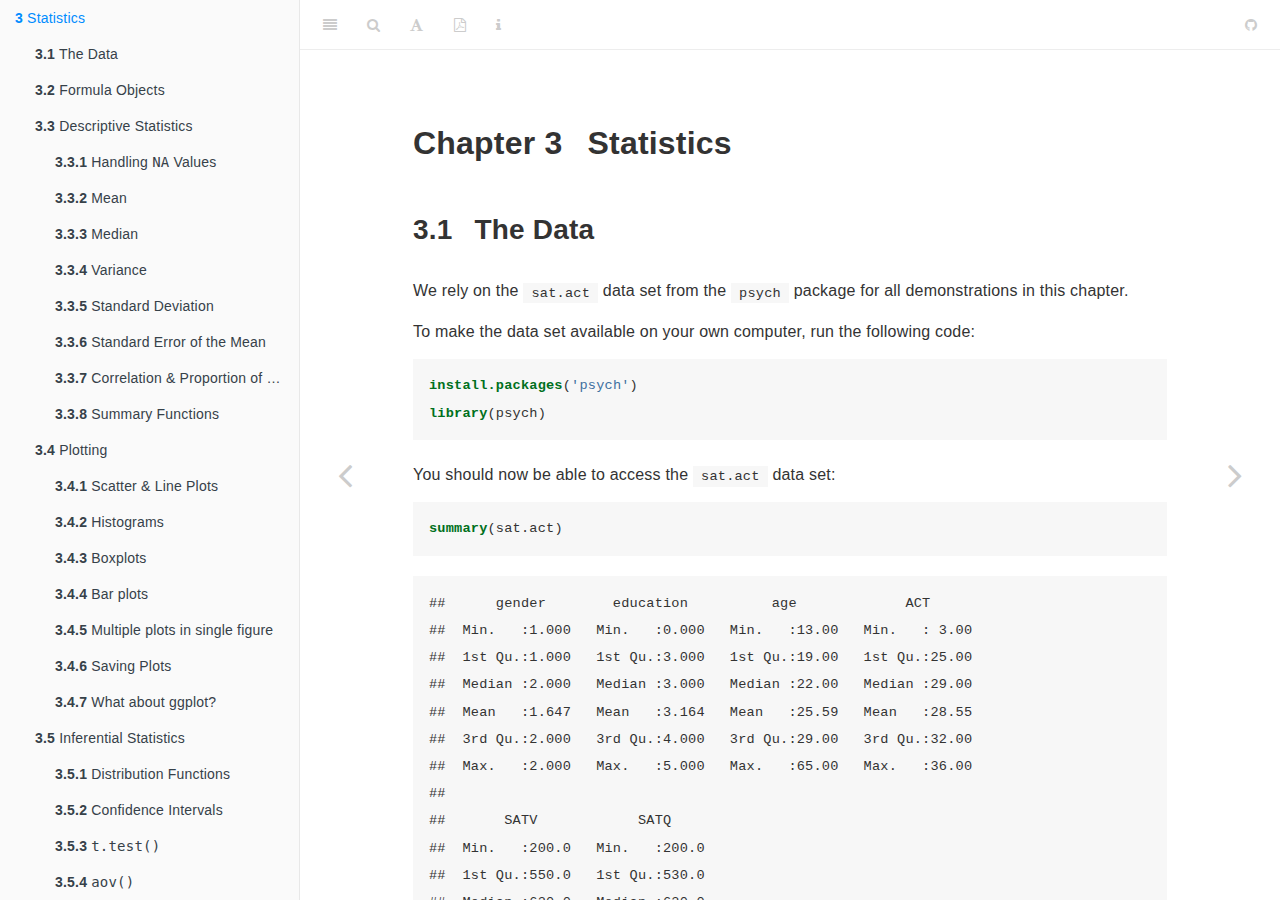
<file: statistics.html>
<!DOCTYPE html>
<html xmlns="http://www.w3.org/1999/xhtml" lang="" xml:lang="">
<head>

  <meta charset="utf-8" />
  <meta http-equiv="X-UA-Compatible" content="IE=edge" />
  <title>Chapter 3 Statistics | UMass PBS Instructors R Manual</title>
  <meta name="description" content="A guide for instructors teaching statistics and research methods with R in the UMass Amherst Psychological &amp; Brain Sciences Department." />
  <meta name="generator" content="bookdown 0.11 and GitBook 2.6.7" />

  <meta property="og:title" content="Chapter 3 Statistics | UMass PBS Instructors R Manual" />
  <meta property="og:type" content="book" />
  
  
  <meta property="og:description" content="A guide for instructors teaching statistics and research methods with R in the UMass Amherst Psychological &amp; Brain Sciences Department." />
  <meta name="github-repo" content="wjhopper/PBS-R-Manual" />

  <meta name="twitter:card" content="summary" />
  <meta name="twitter:title" content="Chapter 3 Statistics | UMass PBS Instructors R Manual" />
  
  <meta name="twitter:description" content="A guide for instructors teaching statistics and research methods with R in the UMass Amherst Psychological &amp; Brain Sciences Department." />
  

<meta name="author" content="Andrea Cataldo &amp; Will Hopper" />



  <meta name="viewport" content="width=device-width, initial-scale=1" />
  <meta name="apple-mobile-web-app-capable" content="yes" />
  <meta name="apple-mobile-web-app-status-bar-style" content="black" />
  
  
<link rel="prev" href="r-programming-fundamentals.html">
<link rel="next" href="tools-advice-for-instructors.html">
<script src="libs/jquery-2.2.3/jquery.min.js"></script>
<link href="libs/gitbook-2.6.7/css/style.css" rel="stylesheet" />
<link href="libs/gitbook-2.6.7/css/plugin-table.css" rel="stylesheet" />
<link href="libs/gitbook-2.6.7/css/plugin-bookdown.css" rel="stylesheet" />
<link href="libs/gitbook-2.6.7/css/plugin-highlight.css" rel="stylesheet" />
<link href="libs/gitbook-2.6.7/css/plugin-search.css" rel="stylesheet" />
<link href="libs/gitbook-2.6.7/css/plugin-fontsettings.css" rel="stylesheet" />









<style type="text/css">
a.sourceLine { display: inline-block; line-height: 1.25; }
a.sourceLine { pointer-events: none; color: inherit; text-decoration: inherit; }
a.sourceLine:empty { height: 1.2em; }
.sourceCode { overflow: visible; }
code.sourceCode { white-space: pre; position: relative; }
div.sourceCode { margin: 1em 0; }
pre.sourceCode { margin: 0; }
@media screen {
div.sourceCode { overflow: auto; }
}
@media print {
code.sourceCode { white-space: pre-wrap; }
a.sourceLine { text-indent: -1em; padding-left: 1em; }
}
pre.numberSource a.sourceLine
  { position: relative; left: -4em; }
pre.numberSource a.sourceLine::before
  { content: attr(title);
    position: relative; left: -1em; text-align: right; vertical-align: baseline;
    border: none; pointer-events: all; display: inline-block;
    -webkit-touch-callout: none; -webkit-user-select: none;
    -khtml-user-select: none; -moz-user-select: none;
    -ms-user-select: none; user-select: none;
    padding: 0 4px; width: 4em;
    color: #aaaaaa;
  }
pre.numberSource { margin-left: 3em; border-left: 1px solid #aaaaaa;  padding-left: 4px; }
div.sourceCode
  {  }
@media screen {
a.sourceLine::before { text-decoration: underline; }
}
code span.al { color: #ff0000; font-weight: bold; } /* Alert */
code span.an { color: #60a0b0; font-weight: bold; font-style: italic; } /* Annotation */
code span.at { color: #7d9029; } /* Attribute */
code span.bn { color: #40a070; } /* BaseN */
code span.bu { } /* BuiltIn */
code span.cf { color: #007020; font-weight: bold; } /* ControlFlow */
code span.ch { color: #4070a0; } /* Char */
code span.cn { color: #880000; } /* Constant */
code span.co { color: #60a0b0; font-style: italic; } /* Comment */
code span.cv { color: #60a0b0; font-weight: bold; font-style: italic; } /* CommentVar */
code span.do { color: #ba2121; font-style: italic; } /* Documentation */
code span.dt { color: #902000; } /* DataType */
code span.dv { color: #40a070; } /* DecVal */
code span.er { color: #ff0000; font-weight: bold; } /* Error */
code span.ex { } /* Extension */
code span.fl { color: #40a070; } /* Float */
code span.fu { color: #06287e; } /* Function */
code span.im { } /* Import */
code span.in { color: #60a0b0; font-weight: bold; font-style: italic; } /* Information */
code span.kw { color: #007020; font-weight: bold; } /* Keyword */
code span.op { color: #666666; } /* Operator */
code span.ot { color: #007020; } /* Other */
code span.pp { color: #bc7a00; } /* Preprocessor */
code span.sc { color: #4070a0; } /* SpecialChar */
code span.ss { color: #bb6688; } /* SpecialString */
code span.st { color: #4070a0; } /* String */
code span.va { color: #19177c; } /* Variable */
code span.vs { color: #4070a0; } /* VerbatimString */
code span.wa { color: #60a0b0; font-weight: bold; font-style: italic; } /* Warning */
</style>

<link rel="stylesheet" href="css/custom.css" type="text/css" />
</head>

<body>



  <div class="book without-animation with-summary font-size-2 font-family-1" data-basepath=".">

    <div class="book-summary">
      <nav role="navigation">

<ul class="summary">
<li><a href="index.html">UMass PBS Instructors R Manual</a></li>

<li class="divider"></li>
<li class="chapter" data-level="" data-path="index.html"><a href="index.html"><i class="fa fa-check"></i>Preface</a><ul>
<li class="chapter" data-level="" data-path="index.html"><a href="index.html#getting-started"><i class="fa fa-check"></i>Getting Started</a><ul>
<li class="chapter" data-level="" data-path="index.html"><a href="index.html#the-r-language"><i class="fa fa-check"></i>The R Language</a></li>
<li class="chapter" data-level="" data-path="index.html"><a href="index.html#rstudio"><i class="fa fa-check"></i>RStudio</a></li>
</ul></li>
<li class="chapter" data-level="" data-path="index.html"><a href="index.html#formatting-conventions"><i class="fa fa-check"></i>Formatting Conventions</a></li>
<li class="chapter" data-level="" data-path="index.html"><a href="index.html#additional-materials"><i class="fa fa-check"></i>Additional Materials</a></li>
<li class="chapter" data-level="" data-path="index.html"><a href="index.html#about-the-authors"><i class="fa fa-check"></i>About the Authors</a></li>
<li class="chapter" data-level="" data-path="index.html"><a href="index.html#funding"><i class="fa fa-check"></i>Funding</a></li>
</ul></li>
<li class="chapter" data-level="1" data-path="introducing-r-and-rstudio.html"><a href="introducing-r-and-rstudio.html"><i class="fa fa-check"></i><b>1</b> Introducing R and RStudio</a><ul>
<li class="chapter" data-level="1.1" data-path="introducing-r-and-rstudio.html"><a href="introducing-r-and-rstudio.html#console"><i class="fa fa-check"></i><b>1.1</b> Pane #1: The R Console</a></li>
<li class="chapter" data-level="1.2" data-path="introducing-r-and-rstudio.html"><a href="introducing-r-and-rstudio.html#pane-2-the-editor"><i class="fa fa-check"></i><b>1.2</b> Pane #2: The Editor</a></li>
<li class="chapter" data-level="1.3" data-path="introducing-r-and-rstudio.html"><a href="introducing-r-and-rstudio.html#pane-3-your-r-session"><i class="fa fa-check"></i><b>1.3</b> Pane #3: Your R Session</a><ul>
<li class="chapter" data-level="1.3.1" data-path="introducing-r-and-rstudio.html"><a href="introducing-r-and-rstudio.html#variables-and-the-environment"><i class="fa fa-check"></i><b>1.3.1</b> Variables and the Environment</a></li>
<li class="chapter" data-level="1.3.2" data-path="introducing-r-and-rstudio.html"><a href="introducing-r-and-rstudio.html#history"><i class="fa fa-check"></i><b>1.3.2</b> History</a></li>
</ul></li>
<li class="chapter" data-level="1.4" data-path="introducing-r-and-rstudio.html"><a href="introducing-r-and-rstudio.html#pane-4-miscellaneous"><i class="fa fa-check"></i><b>1.4</b> Pane #4: Miscellaneous</a><ul>
<li class="chapter" data-level="1.4.1" data-path="introducing-r-and-rstudio.html"><a href="introducing-r-and-rstudio.html#plots"><i class="fa fa-check"></i><b>1.4.1</b> Plots</a></li>
<li class="chapter" data-level="1.4.2" data-path="introducing-r-and-rstudio.html"><a href="introducing-r-and-rstudio.html#packages"><i class="fa fa-check"></i><b>1.4.2</b> Packages</a></li>
<li class="chapter" data-level="1.4.3" data-path="introducing-r-and-rstudio.html"><a href="introducing-r-and-rstudio.html#help"><i class="fa fa-check"></i><b>1.4.3</b> Help</a></li>
</ul></li>
<li class="chapter" data-level="1.5" data-path="introducing-r-and-rstudio.html"><a href="introducing-r-and-rstudio.html#conclusion"><i class="fa fa-check"></i><b>1.5</b> Conclusion</a></li>
</ul></li>
<li class="chapter" data-level="2" data-path="r-programming-fundamentals.html"><a href="r-programming-fundamentals.html"><i class="fa fa-check"></i><b>2</b> R Programming Fundamentals</a><ul>
<li class="chapter" data-level="2.1" data-path="r-programming-fundamentals.html"><a href="r-programming-fundamentals.html#classes-of-data"><i class="fa fa-check"></i><b>2.1</b> Classes of Data</a><ul>
<li class="chapter" data-level="2.1.1" data-path="r-programming-fundamentals.html"><a href="r-programming-fundamentals.html#the-numeric-class"><i class="fa fa-check"></i><b>2.1.1</b> The Numeric Class</a></li>
<li class="chapter" data-level="2.1.2" data-path="r-programming-fundamentals.html"><a href="r-programming-fundamentals.html#the-integer-class"><i class="fa fa-check"></i><b>2.1.2</b> The Integer Class</a></li>
<li class="chapter" data-level="2.1.3" data-path="r-programming-fundamentals.html"><a href="r-programming-fundamentals.html#logicals"><i class="fa fa-check"></i><b>2.1.3</b> The Logical Class</a></li>
<li class="chapter" data-level="2.1.4" data-path="r-programming-fundamentals.html"><a href="r-programming-fundamentals.html#the-character-class"><i class="fa fa-check"></i><b>2.1.4</b> The Character Class</a></li>
<li class="chapter" data-level="2.1.5" data-path="r-programming-fundamentals.html"><a href="r-programming-fundamentals.html#factors"><i class="fa fa-check"></i><b>2.1.5</b> Factors</a></li>
<li class="chapter" data-level="2.1.6" data-path="r-programming-fundamentals.html"><a href="r-programming-fundamentals.html#class-detection-and-conversion"><i class="fa fa-check"></i><b>2.1.6</b> Class detection and conversion</a></li>
</ul></li>
<li class="chapter" data-level="2.2" data-path="r-programming-fundamentals.html"><a href="r-programming-fundamentals.html#data-structures"><i class="fa fa-check"></i><b>2.2</b> Data Structures</a><ul>
<li class="chapter" data-level="2.2.1" data-path="r-programming-fundamentals.html"><a href="r-programming-fundamentals.html#vectors"><i class="fa fa-check"></i><b>2.2.1</b> Vectors</a></li>
<li class="chapter" data-level="2.2.2" data-path="r-programming-fundamentals.html"><a href="r-programming-fundamentals.html#matrices"><i class="fa fa-check"></i><b>2.2.2</b> Matrices</a></li>
<li class="chapter" data-level="2.2.3" data-path="r-programming-fundamentals.html"><a href="r-programming-fundamentals.html#data-frames"><i class="fa fa-check"></i><b>2.2.3</b> Data Frames</a></li>
<li class="chapter" data-level="2.2.4" data-path="r-programming-fundamentals.html"><a href="r-programming-fundamentals.html#lists"><i class="fa fa-check"></i><b>2.2.4</b> Lists</a></li>
</ul></li>
<li class="chapter" data-level="2.3" data-path="r-programming-fundamentals.html"><a href="r-programming-fundamentals.html#operators"><i class="fa fa-check"></i><b>2.3</b> Operators</a><ul>
<li class="chapter" data-level="2.3.1" data-path="r-programming-fundamentals.html"><a href="r-programming-fundamentals.html#relational-operators"><i class="fa fa-check"></i><b>2.3.1</b> Relational Operators</a></li>
<li class="chapter" data-level="2.3.2" data-path="r-programming-fundamentals.html"><a href="r-programming-fundamentals.html#logical-operators"><i class="fa fa-check"></i><b>2.3.2</b> Logical Operators</a></li>
</ul></li>
<li class="chapter" data-level="2.4" data-path="r-programming-fundamentals.html"><a href="r-programming-fundamentals.html#functions"><i class="fa fa-check"></i><b>2.4</b> Functions</a><ul>
<li class="chapter" data-level="2.4.1" data-path="r-programming-fundamentals.html"><a href="r-programming-fundamentals.html#description"><i class="fa fa-check"></i><b>2.4.1</b> Description</a></li>
<li class="chapter" data-level="2.4.2" data-path="r-programming-fundamentals.html"><a href="r-programming-fundamentals.html#usage"><i class="fa fa-check"></i><b>2.4.2</b> Usage</a></li>
<li class="chapter" data-level="2.4.3" data-path="r-programming-fundamentals.html"><a href="r-programming-fundamentals.html#arguments"><i class="fa fa-check"></i><b>2.4.3</b> Arguments</a></li>
<li class="chapter" data-level="2.4.4" data-path="r-programming-fundamentals.html"><a href="r-programming-fundamentals.html#named-vs.-unnamed-arguments"><i class="fa fa-check"></i><b>2.4.4</b> Named vs. Unnamed Arguments</a></li>
<li class="chapter" data-level="2.4.5" data-path="r-programming-fundamentals.html"><a href="r-programming-fundamentals.html#a-word-of-advice-2"><i class="fa fa-check"></i><b>2.4.5</b> A Word of Advice</a></li>
</ul></li>
<li class="chapter" data-level="2.5" data-path="r-programming-fundamentals.html"><a href="r-programming-fundamentals.html#data-manipulation"><i class="fa fa-check"></i><b>2.5</b> Data Manipulation</a><ul>
<li class="chapter" data-level="2.5.1" data-path="r-programming-fundamentals.html"><a href="r-programming-fundamentals.html#tidy-data"><i class="fa fa-check"></i><b>2.5.1</b> Tidy Data</a></li>
<li class="chapter" data-level="2.5.2" data-path="r-programming-fundamentals.html"><a href="r-programming-fundamentals.html#importing-data"><i class="fa fa-check"></i><b>2.5.2</b> Importing Data</a></li>
<li class="chapter" data-level="2.5.3" data-path="r-programming-fundamentals.html"><a href="r-programming-fundamentals.html#subsetting"><i class="fa fa-check"></i><b>2.5.3</b> Subsetting</a></li>
<li class="chapter" data-level="2.5.4" data-path="r-programming-fundamentals.html"><a href="r-programming-fundamentals.html#indexing"><i class="fa fa-check"></i><b>2.5.4</b> Indexing</a></li>
<li class="chapter" data-level="2.5.5" data-path="r-programming-fundamentals.html"><a href="r-programming-fundamentals.html#replacement"><i class="fa fa-check"></i><b>2.5.5</b> Replacement</a></li>
<li class="chapter" data-level="2.5.6" data-path="r-programming-fundamentals.html"><a href="r-programming-fundamentals.html#matrices-data-frames"><i class="fa fa-check"></i><b>2.5.6</b> Matrices &amp; Data Frames</a></li>
</ul></li>
</ul></li>
<li class="chapter" data-level="3" data-path="statistics.html"><a href="statistics.html"><i class="fa fa-check"></i><b>3</b> Statistics</a><ul>
<li class="chapter" data-level="3.1" data-path="statistics.html"><a href="statistics.html#the-data"><i class="fa fa-check"></i><b>3.1</b> The Data</a></li>
<li class="chapter" data-level="3.2" data-path="statistics.html"><a href="statistics.html#formula-objects"><i class="fa fa-check"></i><b>3.2</b> Formula Objects</a></li>
<li class="chapter" data-level="3.3" data-path="statistics.html"><a href="statistics.html#descriptive-statistics"><i class="fa fa-check"></i><b>3.3</b> Descriptive Statistics</a><ul>
<li class="chapter" data-level="3.3.1" data-path="statistics.html"><a href="statistics.html#handling-na-values"><i class="fa fa-check"></i><b>3.3.1</b> Handling <code>NA</code> Values</a></li>
<li class="chapter" data-level="3.3.2" data-path="statistics.html"><a href="statistics.html#mean"><i class="fa fa-check"></i><b>3.3.2</b> Mean</a></li>
<li class="chapter" data-level="3.3.3" data-path="statistics.html"><a href="statistics.html#median"><i class="fa fa-check"></i><b>3.3.3</b> Median</a></li>
<li class="chapter" data-level="3.3.4" data-path="statistics.html"><a href="statistics.html#variance"><i class="fa fa-check"></i><b>3.3.4</b> Variance</a></li>
<li class="chapter" data-level="3.3.5" data-path="statistics.html"><a href="statistics.html#standard-deviation"><i class="fa fa-check"></i><b>3.3.5</b> Standard Deviation</a></li>
<li class="chapter" data-level="3.3.6" data-path="statistics.html"><a href="statistics.html#standard-error-of-the-mean"><i class="fa fa-check"></i><b>3.3.6</b> Standard Error of the Mean</a></li>
<li class="chapter" data-level="3.3.7" data-path="statistics.html"><a href="statistics.html#correlation-proportion-of-variance-explained"><i class="fa fa-check"></i><b>3.3.7</b> Correlation &amp; Proportion of Variance Explained</a></li>
<li class="chapter" data-level="3.3.8" data-path="statistics.html"><a href="statistics.html#summary-functions"><i class="fa fa-check"></i><b>3.3.8</b> Summary Functions</a></li>
</ul></li>
<li class="chapter" data-level="3.4" data-path="statistics.html"><a href="statistics.html#plotting"><i class="fa fa-check"></i><b>3.4</b> Plotting</a><ul>
<li class="chapter" data-level="3.4.1" data-path="statistics.html"><a href="statistics.html#scatter-line-plots"><i class="fa fa-check"></i><b>3.4.1</b> Scatter &amp; Line Plots</a></li>
<li class="chapter" data-level="3.4.2" data-path="statistics.html"><a href="statistics.html#histograms"><i class="fa fa-check"></i><b>3.4.2</b> Histograms</a></li>
<li class="chapter" data-level="3.4.3" data-path="statistics.html"><a href="statistics.html#boxplots"><i class="fa fa-check"></i><b>3.4.3</b> Boxplots</a></li>
<li class="chapter" data-level="3.4.4" data-path="statistics.html"><a href="statistics.html#bar-plots"><i class="fa fa-check"></i><b>3.4.4</b> Bar plots</a></li>
<li class="chapter" data-level="3.4.5" data-path="statistics.html"><a href="statistics.html#multiple-plots-in-single-figure"><i class="fa fa-check"></i><b>3.4.5</b> Multiple plots in single figure</a></li>
<li class="chapter" data-level="3.4.6" data-path="statistics.html"><a href="statistics.html#saving-plots"><i class="fa fa-check"></i><b>3.4.6</b> Saving Plots</a></li>
<li class="chapter" data-level="3.4.7" data-path="statistics.html"><a href="statistics.html#what-about-ggplot"><i class="fa fa-check"></i><b>3.4.7</b> What about ggplot?</a></li>
</ul></li>
<li class="chapter" data-level="3.5" data-path="statistics.html"><a href="statistics.html#inferential-statistics"><i class="fa fa-check"></i><b>3.5</b> Inferential Statistics</a><ul>
<li class="chapter" data-level="3.5.1" data-path="statistics.html"><a href="statistics.html#distribution-functions"><i class="fa fa-check"></i><b>3.5.1</b> Distribution Functions</a></li>
<li class="chapter" data-level="3.5.2" data-path="statistics.html"><a href="statistics.html#confidence-intervals"><i class="fa fa-check"></i><b>3.5.2</b> Confidence Intervals</a></li>
<li class="chapter" data-level="3.5.3" data-path="statistics.html"><a href="statistics.html#t.test"><i class="fa fa-check"></i><b>3.5.3</b> <code>t.test()</code></a></li>
<li class="chapter" data-level="3.5.4" data-path="statistics.html"><a href="statistics.html#aov"><i class="fa fa-check"></i><b>3.5.4</b> <code>aov()</code></a></li>
<li class="chapter" data-level="3.5.5" data-path="statistics.html"><a href="statistics.html#cor.test"><i class="fa fa-check"></i><b>3.5.5</b> <code>cor.test()</code></a></li>
<li class="chapter" data-level="3.5.6" data-path="statistics.html"><a href="statistics.html#binom.test"><i class="fa fa-check"></i><b>3.5.6</b> <code>binom.test()</code></a></li>
<li class="chapter" data-level="3.5.7" data-path="statistics.html"><a href="statistics.html#chisq.test"><i class="fa fa-check"></i><b>3.5.7</b> <code>chisq.test()</code></a></li>
</ul></li>
</ul></li>
<li class="chapter" data-level="4" data-path="tools-advice-for-instructors.html"><a href="tools-advice-for-instructors.html"><i class="fa fa-check"></i><b>4</b> Tools &amp; Advice for Instructors</a><ul>
<li class="chapter" data-level="4.1" data-path="tools-advice-for-instructors.html"><a href="tools-advice-for-instructors.html#best-practices"><i class="fa fa-check"></i><b>4.1</b> Best Practices</a><ul>
<li class="chapter" data-level="4.1.1" data-path="tools-advice-for-instructors.html"><a href="tools-advice-for-instructors.html#commands-vs.-buttons"><i class="fa fa-check"></i><b>4.1.1</b> Commands vs. Buttons</a></li>
<li class="chapter" data-level="4.1.2" data-path="tools-advice-for-instructors.html"><a href="tools-advice-for-instructors.html#naming-objects"><i class="fa fa-check"></i><b>4.1.2</b> Naming Objects</a></li>
<li class="chapter" data-level="4.1.3" data-path="tools-advice-for-instructors.html"><a href="tools-advice-for-instructors.html#scripting"><i class="fa fa-check"></i><b>4.1.3</b> Scripting</a></li>
<li class="chapter" data-level="4.1.4" data-path="tools-advice-for-instructors.html"><a href="tools-advice-for-instructors.html#formatting-requirements-for-assignments"><i class="fa fa-check"></i><b>4.1.4</b> Formatting Requirements for Assignments</a></li>
</ul></li>
<li class="chapter" data-level="4.2" data-path="tools-advice-for-instructors.html"><a href="tools-advice-for-instructors.html#error-messages"><i class="fa fa-check"></i><b>4.2</b> Error Messages</a><ul>
<li><a href="tools-advice-for-instructors.html#there-is-no-output-from-a-command-and-there-is-a-in-the-console-instead-of-a-.">There is no output from a command, and there is a <code>+</code> in the console instead of a <code>&gt;</code>.</a></li>
<li><a href="tools-advice-for-instructors.html#error-unexpected-in-___"><code>Error: unexpected ')' in '___'</code></a></li>
<li><a href="tools-advice-for-instructors.html#error-object-___-not-found"><code>Error: Object '___' not found</code></a></li>
<li><a href="tools-advice-for-instructors.html#error-in-___-non-numeric-argument-to-binary-operator"><code>Error in ___ : non-numeric argument to binary operator</code></a></li>
<li><a href="tools-advice-for-instructors.html#error-in-___x-could-not-find-function-___"><code>Error in ___(x) : could not find function '___'</code></a></li>
<li><a href="tools-advice-for-instructors.html#error-in-___-cannot-open-the-connection"><code>Error in ___ : cannot open the connection</code></a></li>
<li><a href="tools-advice-for-instructors.html#error-in-___-undefined-columns-selected-or-error-in-___-subscript-out-of-bounds"><code>Error in ___ : undefined columns selected** or **Error in ___: subscript out of bounds</code></a></li>
<li><a href="tools-advice-for-instructors.html#error-unexpected-symbol-in-___"><code>Error: unexpected symbol in '___'</code></a></li>
</ul></li>
<li class="chapter" data-level="4.3" data-path="tools-advice-for-instructors.html"><a href="tools-advice-for-instructors.html#data-sets"><i class="fa fa-check"></i><b>4.3</b> Data Sets</a><ul>
<li class="chapter" data-level="4.3.1" data-path="tools-advice-for-instructors.html"><a href="tools-advice-for-instructors.html#how-to-handle-na-values"><i class="fa fa-check"></i><b>4.3.1</b> How to Handle <code>NA</code> Values</a></li>
<li class="chapter" data-level="4.3.2" data-path="tools-advice-for-instructors.html"><a href="tools-advice-for-instructors.html#built-in"><i class="fa fa-check"></i><b>4.3.2</b> Built-In</a></li>
<li class="chapter" data-level="4.3.3" data-path="tools-advice-for-instructors.html"><a href="tools-advice-for-instructors.html#fivethirtyeight"><i class="fa fa-check"></i><b>4.3.3</b> FiveThirtyEight</a></li>
<li class="chapter" data-level="4.3.4" data-path="tools-advice-for-instructors.html"><a href="tools-advice-for-instructors.html#psych"><i class="fa fa-check"></i><b>4.3.4</b> psych</a></li>
<li class="chapter" data-level="4.3.5" data-path="tools-advice-for-instructors.html"><a href="tools-advice-for-instructors.html#simulating-your-own-data-sets"><i class="fa fa-check"></i><b>4.3.5</b> Simulating your own Data Sets</a></li>
</ul></li>
</ul></li>
</ul>

      </nav>
    </div>

    <div class="book-body">
      <div class="body-inner">
        <div class="book-header" role="navigation">
          <h1>
            <i class="fa fa-circle-o-notch fa-spin"></i><a href="./">UMass PBS Instructors R Manual</a>
          </h1>
        </div>

        <div class="page-wrapper" tabindex="-1" role="main">
          <div class="page-inner">

            <section class="normal" id="section-">
<div id="statistics" class="section level1">
<h1><span class="header-section-number">Chapter 3</span> Statistics</h1>
<div id="the-data" class="section level2">
<h2><span class="header-section-number">3.1</span> The Data</h2>
<p>We rely on the <code>sat.act</code> data set from the <code>psych</code> package for all demonstrations in this chapter.</p>
<p>To make the data set available on your own computer, run the following code:</p>
<pre class="sourceCode r"><code class="sourceCode r"><span class="kw">install.packages</span>(<span class="st">&#39;psych&#39;</span>)
<span class="kw">library</span>(psych)</code></pre>
<p>You should now be able to access the <code>sat.act</code> data set:</p>
<pre class="sourceCode r"><code class="sourceCode r"><span class="kw">summary</span>(sat.act)</code></pre>
<pre><code>##      gender        education          age             ACT       
##  Min.   :1.000   Min.   :0.000   Min.   :13.00   Min.   : 3.00  
##  1st Qu.:1.000   1st Qu.:3.000   1st Qu.:19.00   1st Qu.:25.00  
##  Median :2.000   Median :3.000   Median :22.00   Median :29.00  
##  Mean   :1.647   Mean   :3.164   Mean   :25.59   Mean   :28.55  
##  3rd Qu.:2.000   3rd Qu.:4.000   3rd Qu.:29.00   3rd Qu.:32.00  
##  Max.   :2.000   Max.   :5.000   Max.   :65.00   Max.   :36.00  
##                                                                 
##       SATV            SATQ      
##  Min.   :200.0   Min.   :200.0  
##  1st Qu.:550.0   1st Qu.:530.0  
##  Median :620.0   Median :620.0  
##  Mean   :612.2   Mean   :610.2  
##  3rd Qu.:700.0   3rd Qu.:700.0  
##  Max.   :800.0   Max.   :800.0  
##                  NA&#39;s   :13</code></pre>
<p>As you can see, this data set includes self-reported SAT and ACT scores along with demographic information from 700 respondents. It therefore contains both categorical and continuous variables that are appropriate for both within- and between-subjects analyses. For more information, refer to the help documentation by running the command <code>?sat.act</code>.</p>
</div>
<div id="formula-objects" class="section level2">
<h2><span class="header-section-number">3.2</span> Formula Objects</h2>
<p>Formulas are special objects in R that are used in a range of functions discussed in this chapter, notably <code>plot()</code>, <code>aov()</code>, and <code>lm()</code>. The use of formulas in these specific functions will be discussed in more detail below, but we first introduce their general properties here.</p>
<p>The basic structure is as follows:</p>
<p><code>y ~ x</code></p>
<p>The <code>y</code> variable is the dependent variable, the <code>x</code> variable is the independent variable, and the <code>~</code> operator can be taken to mean “as a function of”. Thus, the above example is a formula for “y as a function of x”.</p>
<p>For a more concrete example, consider the effect of the independent variable age on the dependent variable ACT scores:</p>
<p><code>sat.act$ACT ~ sat.act$age</code></p>
<p>We can have multiple independent variables in the formula. For instance, if we wanted to define ACT scores as a function of age and education, we would do so as follows:</p>
<p><code>sat.act$ACT ~ sat.act$age + sat.act$education</code></p>
<p>The above formula is an example of an “additive” model, in which ACT scores are a function of the additive effects of age and education. To define the interactive model, we would separate age and education by an asterisk instead of a plus sign:</p>
<p><code>sat.act$ACT ~ sat.act$age*sat.act$education</code></p>
<p>Note that the above formula defines the <em>full</em> interactive model, so ACT scores are defined as a function of (1) the main effect of age, (2) the main effect of education, and (3) the interaction of age and education. This same model can be implemented by defining each component separately in the formula object, like this:</p>
<p><code>sat.act$ACT ~ sat.act$age + sat.act$education + sat.act$age:sat.act$education</code></p>
<p>By defining the components separately, you can pick and choose which to keep. For instance, you could specify only the main effect of age and the interaction of age and education, as follows:</p>
<p><code>sat.act$ACT ~ sat.act$age + sat.act$age:sat.act$education</code></p>
<p>Formulas can get much more complex than the examples here, which only extend as far necessary for the functions and tests that you are likely to use as an instructor in undergraduate psychology program. A comprehensive tutorial can be found <a href="https://www.datacamp.com/community/tutorials/r-formula-tutorial">here</a>.</p>
</div>
<div id="descriptive-statistics" class="section level2">
<h2><span class="header-section-number">3.3</span> Descriptive Statistics</h2>
<div id="handling-na-values" class="section level3">
<h3><span class="header-section-number">3.3.1</span> Handling <code>NA</code> Values</h3>
<p>Missing data are coded as <code>NA</code> in R. Several functions include arguments that allow for <code>NA</code> values to be removed before any calculations are done by setting the <code>na.rm</code> argument to <code>TRUE</code>. For instance, when we try to take the mean of the quantitative SAT scores in the <code>sat.act</code> data set without removing <code>NA</code> values, we get <code>NA</code> as the output:</p>
<pre class="sourceCode r"><code class="sourceCode r"><span class="kw">mean</span>(sat.act<span class="op">$</span>SATQ)</code></pre>
<pre><code>## [1] NA</code></pre>
<p>But by setting <code>na.rm=TRUE</code>, we get a sensible answer:</p>
<pre class="sourceCode r"><code class="sourceCode r"><span class="kw">mean</span>(sat.act<span class="op">$</span>SATQ, <span class="dt">na.rm=</span><span class="ot">TRUE</span>)</code></pre>
<pre><code>## [1] 610.2169</code></pre>
<p>In addition to the <code>mean()</code> function, the <code>median()</code>, <code>var()</code>, and <code>sd()</code> functions take the <code>na.rm</code> argument. To see whether other functions not discussed take this argument, consult the help page for that particular function.</p>
<p>Note that <code>NA</code> values cannot always be easily removed when calculating descriptive statistics by hand. For instance, in the case of the mean (demonstrated below), while the <code>sum()</code> function will take the <code>na.rm</code> argument, the <code>length()</code> function will not. Thus, if you plan to ask students to calculate the mean by hand in R, be sure to choose a method of removing <code>NA</code> values manually. You can either remove the values yourself beforehand, give the students code to do it, or teach them to look out for and handle <code>NA</code> values themselves.</p>
</div>
<div id="mean" class="section level3">
<h3><span class="header-section-number">3.3.2</span> Mean</h3>
<p>To calculate the mean of a vector by hand, use the <code>sum()</code> and <code>length()</code> functions. For instance, we can calculate the mean verbal SAT score in the <code>sat.act</code> data set as follows:</p>
<pre class="sourceCode r"><code class="sourceCode r"><span class="kw">sum</span>(sat.act<span class="op">$</span>SATV)<span class="op">/</span><span class="kw">length</span>(sat.act<span class="op">$</span>SATV)</code></pre>
<pre><code>## [1] 612.2343</code></pre>
<p>We can also get the same answer by using the <code>mean()</code> function:</p>
<pre class="sourceCode r"><code class="sourceCode r"><span class="kw">mean</span>(sat.act<span class="op">$</span>SATV)</code></pre>
<pre><code>## [1] 612.2343</code></pre>
</div>
<div id="median" class="section level3">
<h3><span class="header-section-number">3.3.3</span> Median</h3>
<p>You can ask students to calculate the median of a vector by hand by having them index the output of the <code>sort()</code> function. To demonstrate, imagine that we want to know the median age of respondents in the <code>sat.act</code> data set. Calling <code>sort()</code> function on the <code>age</code> variable will take all of the respondents’ ages and put them in ascending order:</p>
<pre class="sourceCode r"><code class="sourceCode r"><span class="kw">sort</span>(sat.act<span class="op">$</span>age)</code></pre>
<pre><code>##   [1] 13 14 15 15 16 16 16 16 16 16 16 16 16 16 17 17 17 17 17 17 17 17 17
##  [24] 17 17 17 17 17 17 17 17 17 17 17 17 17 17 17 17 17 17 17 17 17 17 17
##  [47] 17 17 17 17 17 17 18 18 18 18 18 18 18 18 18 18 18 18 18 18 18 18 18
##  [70] 18 18 18 18 18 18 18 18 18 18 18 18 18 18 18 18 18 18 18 18 18 18 18
##  [93] 18 18 18 18 18 18 18 18 18 18 18 18 18 18 18 18 18 18 18 18 18 18 18
## [116] 18 18 18 18 18 18 18 18 18 18 18 18 18 18 18 18 18 18 18 18 19 19 19
## [139] 19 19 19 19 19 19 19 19 19 19 19 19 19 19 19 19 19 19 19 19 19 19 19
## [162] 19 19 19 19 19 19 19 19 19 19 19 19 19 19 19 19 19 19 19 19 19 19 19
## [185] 19 19 19 19 19 19 19 19 19 19 19 19 19 19 19 19 19 19 19 19 19 19 19
## [208] 19 19 19 19 19 19 19 19 19 19 19 19 19 19 19 19 19 19 20 20 20 20 20
## [231] 20 20 20 20 20 20 20 20 20 20 20 20 20 20 20 20 20 20 20 20 20 20 20
## [254] 20 20 20 20 20 20 20 20 20 20 20 20 20 20 20 20 20 20 20 20 20 20 20
## [277] 20 20 20 20 20 20 20 20 20 20 20 20 20 20 20 20 21 21 21 21 21 21 21
## [300] 21 21 21 21 21 21 21 21 21 21 21 21 21 21 21 21 21 21 21 21 21 21 21
## [323] 21 22 22 22 22 22 22 22 22 22 22 22 22 22 22 22 22 22 22 22 22 22 22
## [346] 22 22 22 22 22 22 22 22 22 22 22 22 22 22 22 22 22 22 22 23 23 23 23
## [369] 23 23 23 23 23 23 23 23 23 23 23 23 23 23 23 23 23 23 23 23 23 23 23
## [392] 23 23 23 23 23 23 23 23 23 23 23 23 24 24 24 24 24 24 24 24 24 24 24
## [415] 24 24 24 24 24 24 24 24 24 24 24 24 24 24 24 24 24 25 25 25 25 25 25
## [438] 25 25 25 25 25 25 25 25 25 25 25 25 25 25 25 25 25 25 25 25 25 25 26
## [461] 26 26 26 26 26 26 26 26 26 26 26 26 26 26 26 26 26 26 26 26 26 27 27
## [484] 27 27 27 27 27 27 27 27 27 27 27 27 27 27 27 27 27 28 28 28 28 28 28
## [507] 28 28 28 28 28 28 28 28 28 28 28 28 28 29 29 29 29 29 29 29 29 29 29
## [530] 29 30 30 30 30 30 30 30 30 30 30 30 30 30 30 30 30 30 30 31 31 31 31
## [553] 31 31 31 31 31 32 32 32 32 32 33 33 33 33 33 33 33 33 33 33 34 34 34
## [576] 34 34 34 34 34 34 34 34 34 34 34 34 35 35 35 35 35 35 35 35 35 35 35
## [599] 35 35 36 36 36 36 36 36 36 36 36 36 37 37 37 37 37 37 37 37 37 37 37
## [622] 38 38 38 38 38 38 38 39 39 39 40 40 40 40 40 40 40 40 40 41 41 41 41
## [645] 42 42 42 42 43 43 43 43 43 43 43 44 44 44 44 44 44 45 45 46 46 46 46
## [668] 47 48 48 49 50 50 50 50 50 52 52 52 53 53 54 54 55 55 55 55 56 57 57
## [691] 57 57 57 58 58 58 61 61 62 65</code></pre>
<p>We can then find the median by indexing the middle value of the sorted vector. If the vector has an odd number of values, this is simply half of the length of the vector plus .5:</p>
<pre class="sourceCode r"><code class="sourceCode r"><span class="kw">sort</span>(sat.act<span class="op">$</span>age)[(<span class="kw">length</span>(sat.act<span class="op">$</span>age)<span class="op">/</span><span class="dv">2</span>)<span class="op">+</span>.<span class="dv">5</span>]</code></pre>
<p>Of course, there are 700 respondents in the <code>sat.act</code> data set, so the above command is not appropriate. When the vector has an even number of values like ours, the median is calculated as the average of the two middle values:</p>
<pre class="sourceCode r"><code class="sourceCode r"><span class="co"># Find the two middle values</span>
middle_vals &lt;-<span class="st"> </span><span class="kw">sort</span>(sat.act<span class="op">$</span>age)[(<span class="kw">length</span>(sat.act<span class="op">$</span>age)<span class="op">/</span><span class="dv">2</span>)<span class="op">:</span>((<span class="kw">length</span>(sat.act<span class="op">$</span>age)<span class="op">/</span><span class="dv">2</span>)<span class="op">+</span><span class="dv">1</span>)]

<span class="co"># Take the mean of the two middle values</span>
<span class="kw">mean</span>(middle_vals)</code></pre>
<pre><code>## [1] 22</code></pre>
<p>Any <code>NA</code> values are automatically removed when calculating the median by hand using the <code>sort()</code> function, however you can also choose to have missing values placed last or first in the output by setting the <code>na.last</code> argument to ‘TRUE’ or ‘FALSE’, respectively.</p>
<p>Note, of course, that you might also allow students to simply print the output of <code>sort()</code> and find the median visually.</p>
<p>We can also get the same answer by using the <code>median()</code> function:</p>
<pre class="sourceCode r"><code class="sourceCode r"><span class="kw">median</span>(sat.act<span class="op">$</span>age)</code></pre>
<pre><code>## [1] 22</code></pre>
</div>
<div id="variance" class="section level3">
<h3><span class="header-section-number">3.3.4</span> Variance</h3>
<p>Calculating the variance by hand requires more distinct sequencing than for the mean and the median. To demonstrate, imagine that we want to find the variance of the verbal SAT scores reported in the <code>sat.act</code> data set.</p>
<p>Recall from your knowledge of statistics that the formula for the variance of a sample is:</p>
<p><span class="math display">\[s^2=\frac{\sum (x_i-\bar{x})^2}{n-1}\]</span></p>
<p>You might first have students find the squared difference between each value and the mean:</p>
<pre class="sourceCode r"><code class="sourceCode r">SATV_sq_diff &lt;-<span class="st"> </span>(sat.act<span class="op">$</span>SATV<span class="op">-</span><span class="kw">mean</span>(sat.act<span class="op">$</span>SATV))<span class="op">^</span><span class="dv">2</span></code></pre>
<p>You can then have students sum up these squared deviations and divide by the total number, minus one:</p>
<pre class="sourceCode r"><code class="sourceCode r"><span class="kw">sum</span>(SATV_sq_diff)<span class="op">/</span>(<span class="kw">length</span>(SATV_sq_diff)<span class="op">-</span><span class="dv">1</span>)</code></pre>
<pre><code>## [1] 12746.99</code></pre>
<p>We can also get the same answer by using the <code>var()</code> function:</p>
<pre class="sourceCode r"><code class="sourceCode r"><span class="kw">var</span>(sat.act<span class="op">$</span>SATV)</code></pre>
<pre><code>## [1] 12746.99</code></pre>
</div>
<div id="standard-deviation" class="section level3">
<h3><span class="header-section-number">3.3.5</span> Standard Deviation</h3>
<p>To calculate the standard deviation by hand, simply extend the previous commands for calculating the variance one step further by calling <code>sqrt()</code> on the previous result:</p>
<pre class="sourceCode r"><code class="sourceCode r"><span class="co"># Find the squared deviations</span>
SATV_sq_diff &lt;-<span class="st"> </span>(sat.act<span class="op">$</span>SATV<span class="op">-</span><span class="kw">mean</span>(sat.act<span class="op">$</span>SATV))<span class="op">^</span><span class="dv">2</span>

<span class="co"># Sum squared deviations and divide by n-1</span>
SATV_var &lt;-<span class="st"> </span><span class="kw">sum</span>(SATV_sq_diff)<span class="op">/</span>(<span class="kw">length</span>(SATV_sq_diff)<span class="op">-</span><span class="dv">1</span>)

<span class="co"># Take the square root</span>
<span class="kw">sqrt</span>(SATV_var)</code></pre>
<pre><code>## [1] 112.9026</code></pre>
<p>More simply, students could take the square root of the output of <code>var()</code>:</p>
<pre class="sourceCode r"><code class="sourceCode r"><span class="kw">sqrt</span>(<span class="kw">var</span>(sat.act<span class="op">$</span>SATV))</code></pre>
<pre><code>## [1] 112.9026</code></pre>
<p>Note that the square root of a value can also be found by raising it to .5:</p>
<pre class="sourceCode r"><code class="sourceCode r"><span class="kw">var</span>(sat.act<span class="op">$</span>SATV)<span class="op">^</span>.<span class="dv">5</span></code></pre>
<pre><code>## [1] 112.9026</code></pre>
<p>We can also get the same answer by using the <code>sd()</code> function:</p>
<pre class="sourceCode r"><code class="sourceCode r"><span class="kw">sd</span>(sat.act<span class="op">$</span>SATV)</code></pre>
<pre><code>## [1] 112.9026</code></pre>
</div>
<div id="standard-error-of-the-mean" class="section level3">
<h3><span class="header-section-number">3.3.6</span> Standard Error of the Mean</h3>
<p>To calculate the standard error of the mean, simply extend the previous commands for calculating the standard deviation one step further by dividing the previous result by the number of observations minus one:</p>
<pre class="sourceCode r"><code class="sourceCode r"><span class="co"># Find the squared deviations</span>
SATV_sq_diff &lt;-<span class="st"> </span>(sat.act<span class="op">$</span>SATV<span class="op">-</span><span class="kw">mean</span>(sat.act<span class="op">$</span>SATV))<span class="op">^</span><span class="dv">2</span>

<span class="co"># Sum squared deviations and divide by n-1</span>
SATV_var &lt;-<span class="st"> </span><span class="kw">sum</span>(SATV_sq_diff)<span class="op">/</span>(<span class="kw">length</span>(SATV_sq_diff)<span class="op">-</span><span class="dv">1</span>)

<span class="co"># Take the square root</span>
SATV_sd &lt;-<span class="st"> </span><span class="kw">sqrt</span>(SATV_var)

<span class="co"># Divide by n-1</span>
SATV_sd<span class="op">/</span>(<span class="kw">length</span>(SATV_sq_diff)<span class="op">-</span><span class="dv">1</span>)</code></pre>
<pre><code>## [1] 0.1615201</code></pre>
<p>More simply, students could take divide the output of <code>sd()</code> by the number of observations minus one:</p>
<pre class="sourceCode r"><code class="sourceCode r"><span class="kw">sd</span>(sat.act<span class="op">$</span>SATV)<span class="op">/</span>(<span class="kw">length</span>(sat.act<span class="op">$</span>SATV)<span class="op">-</span><span class="dv">1</span>)</code></pre>
<pre><code>## [1] 0.1615201</code></pre>
<p>Because there are different methods for calculating the standard error depending on the nature of the sample statistic, there is no central function for calculating the standard error in R. The <code>std.error()</code> function is available in the package <code>plotrix</code> and handily includes the <code>na.rm</code> argument. However, if <code>NA</code> values aren’t an issue, you may find that calculating the standard error is a simple enough extension of the standard deviation to have students do it by hand.</p>
</div>
<div id="correlation-proportion-of-variance-explained" class="section level3">
<h3><span class="header-section-number">3.3.7</span> Correlation &amp; Proportion of Variance Explained</h3>
<p>We do not recommend having students calculate Pearson’s <span class="math inline">\(r\)</span> by hand. Instead, the correlation coefficient can be found using the <code>cor()</code> function.</p>
<p>To demonstrate, imagine that we are curious as to whether there is a linear relationship between respondents’ verbal and quantitative SAT scores:</p>
<pre class="sourceCode r"><code class="sourceCode r"><span class="kw">cor</span>(sat.act<span class="op">$</span>SATV, sat.act<span class="op">$</span>SATQ)</code></pre>
<pre><code>## [1] NA</code></pre>
<p>We immediately note that the output is <code>NA</code> because there are missing values in the quantitative SAT scores. To remedy this, set the <code>use</code> argument to <code>complete.obs</code>:</p>
<pre class="sourceCode r"><code class="sourceCode r"><span class="kw">cor</span>(sat.act<span class="op">$</span>SATV, sat.act<span class="op">$</span>SATQ, <span class="dt">use=</span><span class="st">&#39;complete.obs&#39;</span>)</code></pre>
<pre><code>## [1] 0.6442999</code></pre>
<p>With this method, <code>cor()</code> will remove any pairs containing at least one missing value before calculating the correlation coefficient.</p>
<p>To calculate the proportion of variance explained, <span class="math inline">\(R^2\)</span>, simply square the correlation coefficient:</p>
<pre class="sourceCode r"><code class="sourceCode r"><span class="kw">cor</span>(sat.act<span class="op">$</span>SATV, sat.act<span class="op">$</span>SATQ, <span class="dt">use=</span><span class="st">&#39;complete.obs&#39;</span>)<span class="op">^</span><span class="dv">2</span></code></pre>
<pre><code>## [1] 0.4151224</code></pre>
<p>This is a handy way of demonstrating that <span class="math inline">\(R^2\)</span> is very simply <span class="math inline">\(r\)</span>, squared.</p>
</div>
<div id="summary-functions" class="section level3">
<h3><span class="header-section-number">3.3.8</span> Summary Functions</h3>
<p>The standard method for summarizing data with multiple descriptive statistics at once is to use the <code>summary()</code> function. This function can be used to simultaneously summarize each variable in a data set, such as those in the <code>iris</code> data frame:</p>
<pre class="sourceCode r"><code class="sourceCode r"><span class="kw">summary</span>(iris)</code></pre>
<pre><code>##   Sepal.Length    Sepal.Width     Petal.Length    Petal.Width   
##  Min.   :4.300   Min.   :2.000   Min.   :1.000   Min.   :0.100  
##  1st Qu.:5.100   1st Qu.:2.800   1st Qu.:1.600   1st Qu.:0.300  
##  Median :5.800   Median :3.000   Median :4.350   Median :1.300  
##  Mean   :5.843   Mean   :3.057   Mean   :3.758   Mean   :1.199  
##  3rd Qu.:6.400   3rd Qu.:3.300   3rd Qu.:5.100   3rd Qu.:1.800  
##  Max.   :7.900   Max.   :4.400   Max.   :6.900   Max.   :2.500  
##        Species  
##  setosa    :50  
##  versicolor:50  
##  virginica :50  
##                 
##                 
## </code></pre>
<p>Numeric variables are summarized with the minimum and maximum values, the .25, .5, and .75 quantile cutoff values, and the mean value. Factors are summarized with a table of counts for each factor level. Character strings are summarized in terms of their total length.</p>
<p>A related function that is sometimes helpful is the <code>str()</code> function, which summarizes an object in terms of its class and the class of each of its elements:</p>
<pre class="sourceCode r"><code class="sourceCode r"><span class="kw">str</span>(iris)</code></pre>
<pre><code>## &#39;data.frame&#39;:    150 obs. of  5 variables:
##  $ Sepal.Length: num  5.1 4.9 4.7 4.6 5 5.4 4.6 5 4.4 4.9 ...
##  $ Sepal.Width : num  3.5 3 3.2 3.1 3.6 3.9 3.4 3.4 2.9 3.1 ...
##  $ Petal.Length: num  1.4 1.4 1.3 1.5 1.4 1.7 1.4 1.5 1.4 1.5 ...
##  $ Petal.Width : num  0.2 0.2 0.2 0.2 0.2 0.4 0.3 0.2 0.2 0.1 ...
##  $ Species     : Factor w/ 3 levels &quot;setosa&quot;,&quot;versicolor&quot;,..: 1 1 1 1 1 1 1 1 1 1 ...</code></pre>
<p>While it can be inferred from the output of <code>summary()</code> that <code>Species</code> is a factor and the remaining variables are numeric, <code>str()</code> makes this explicit.</p>
<p>Note that additional techniques exist for summarizing data with multiple descriptive statistics. The <code>describe()</code> function in the <code>psych</code> package provides a range of useful statistics for numeric variables. Tools provided in the <code>dplyr</code> package, particularly the combination of <code>group_by()</code> and <code>summarize()</code>, allow the user to specify their own descriptive statistics.</p>
</div>
</div>
<div id="plotting" class="section level2">
<h2><span class="header-section-number">3.4</span> Plotting</h2>
<p>One of the most compelling reason to learn and use R is because it includes highly flexible and powerful tools for visualizing many kinds of data. After all, if a single tool can perform your analyses and create your figures, why not use the “one ring to rule them all”?</p>
<p>Many visualizations can be created using the <code>plot()</code> function, so we’ll begin our introduction using that function. As you’ll soon see, the <code>plot()</code> function accepts many arguments, as there are many ways to customize a plot. Many of the other visualization tools in R accept similar arguments. So, if <code>plot()</code> accepts an argument, there is a fair chance another function will accept it as well.</p>
<div id="scatter-line-plots" class="section level3">
<h3><span class="header-section-number">3.4.1</span> Scatter &amp; Line Plots</h3>
<p>If you have two vectors representing pairs of observations, you can plot them against one another in a scatter plot using the <code>plot()</code> function. Let’s demonstrate this by plotting the SAT Verbal and SAT Quantitative scores from the <code>sat.act</code> dataset against one another.</p>
<pre class="sourceCode r"><code class="sourceCode r"><span class="kw">plot</span>(sat.act<span class="op">$</span>SATV, sat.act<span class="op">$</span>SATQ) <span class="co"># Access the columns as vectors using $ syntax</span></code></pre>
<p><img src="PBS-R-Manual_files/figure-html/basicplot-1.png" width="672" /></p>
<p>The points in the plot above represent pairs SAT Verbal and SAT Quantitative scores. The scores in each vector are paired up by position within each vector - the first value in <code>SATV</code> is paired with the first value in <code>SATQ</code>, the second value in <code>SATV</code> is paired with the second value in <code>SATQ</code>, etc. The vector given as the first argument determines the X axis position, and the vector given as the second argument determines the Y axis position.</p>
<p>The axis titles are determined by the variable names of the vectors supplied to the <code>plot</code> function. However, variable names aren’t always the most informative names for other humans to read. We can customize the axes and plot with informative titles using the <code>xlab</code>, <code>ylab</code> and <code>main</code> arguments for the <code>plot</code> function:</p>
<pre class="sourceCode r"><code class="sourceCode r"><span class="kw">plot</span>(sat.act<span class="op">$</span>SATV, sat.act<span class="op">$</span>SATQ,
     <span class="dt">xlab =</span> <span class="st">&quot;SAT Verbal&quot;</span>, <span class="dt">ylab =</span> <span class="st">&quot;SAT Quantitative&quot;</span>,
     <span class="dt">main =</span> <span class="st">&quot;Relationship between SAT Scores&quot;</span>)</code></pre>
<p><img src="PBS-R-Manual_files/figure-html/axeslabels-1.png" width="672" /></p>
<div id="linetypes-symbols-and-colors" class="section level4 unnumbered">
<h4>Linetypes, Symbols, and Colors</h4>
<p>You can customize the scatterplot to draw lines between the points, or just draw lines without the point symbols with the <code>type</code> argument. <strong>This is not a sensible thing to do for these data</strong>, but we demonstrate it anyway for completeness.</p>
<pre class="sourceCode r"><code class="sourceCode r"><span class="co"># Lines and points</span>
<span class="kw">plot</span>(sat.act<span class="op">$</span>SATV, sat.act<span class="op">$</span>SATQ,
     <span class="dt">xlab =</span> <span class="st">&quot;SAT Verbal&quot;</span>, <span class="dt">ylab =</span> <span class="st">&quot;SAT Quantitative&quot;</span>,
     <span class="dt">main =</span> <span class="st">&quot;Relationship between SAT Scores&quot;</span>,
     <span class="dt">type =</span> <span class="st">&quot;o&quot;</span>)</code></pre>
<div class="figure"><span id="fig:lines1"></span>
<img src="PBS-R-Manual_files/figure-html/lines-1.png" alt="Points and lines with type='o'" width="672" />
<p class="caption">
Figure 3.1: Points and lines with type=‘o’
</p>
</div>
<pre class="sourceCode r"><code class="sourceCode r"><span class="co"># Just lines</span>
<span class="kw">plot</span>(sat.act<span class="op">$</span>SATV, sat.act<span class="op">$</span>SATQ,
     <span class="dt">xlab =</span> <span class="st">&quot;SAT Verbal&quot;</span>, <span class="dt">ylab =</span> <span class="st">&quot;SAT Quantitative&quot;</span>,
     <span class="dt">main =</span> <span class="st">&quot;Relationship between SAT Scores&quot;</span>,
     <span class="dt">type =</span> <span class="st">&quot;l&quot;</span>)</code></pre>
<div class="figure"><span id="fig:lines2"></span>
<img src="PBS-R-Manual_files/figure-html/lines-2.png" alt="Just using lines with type='l'" width="672" />
<p class="caption">
Figure 3.2: Just using lines with type=‘l’
</p>
</div>
<p>You can also customize the types of symbols that are used for each point using the <code>pch</code>, the style of lines connecting these points using the <code>lty</code> argument, and the <code>col</code> argument to adjust the color of lines and symbol borders</p>
<p>With the <code>pch</code> argument, you specify the symbol used for each point using a numeric code. For example, the value <code>0</code> is the code for an unfilled square, while the value <code>15</code> is the value for a filled square with no border. Unfortunately, it has been scientifically proven that remembering the code for all the possible symbols is impossible. Luckily, a helpful mnemonic device called a “chart” has been invented to help R programmers customize their plots. This chart is shown below:</p>
<p><img src="images/pch.png" /></p>
<p>Note that if you supply a character instead of a numeric values between 0 and 25, R will use that character as the plotting symbol. So, you could make a plot full of pound signs if you are so inclined!</p>
<p>The <code>lty</code> argument has a bit more flexibility. Line types can either be specified as an integer (0=blank, 1=solid (default), 2=dashed, 3=dotted, 4=dotdash, 5=longdash, 6=twodash) or as one of the character strings “blank”, “solid”, “dashed”, “dotted”, “dotdash”, “longdash”, or “twodash”.</p>
<p>The <code>col</code> argument accepts character strings describing either a “built in” color name (see <code>?colors</code> for a list) or an RGB triplet encoded in hexadecimal notation. Unless you are intimately familiar with RGB color space, it’s a good idea to use a tool like the <a href="https://www.w3schools.com/colors/colors_picker.asp">W3 Organizations Online Color Picker</a> to help you figure out the RGB hex code for the color you want.</p>
<p>To demonstrate, lets take our original plot (with no lines) and customize it to use unfilled, magenta triangles:</p>
<pre class="sourceCode r"><code class="sourceCode r"><span class="co"># Lines and points</span>
<span class="kw">plot</span>(sat.act<span class="op">$</span>SATV, sat.act<span class="op">$</span>SATQ,
     <span class="dt">xlab =</span> <span class="st">&quot;SAT Verbal&quot;</span>, <span class="dt">ylab =</span> <span class="st">&quot;SAT Quantitative&quot;</span>,
     <span class="dt">main =</span> <span class="st">&quot;Relationship between SAT Scores&quot;</span>,
     <span class="dt">col=</span><span class="st">&quot;magenta&quot;</span>, <span class="dt">pch=</span><span class="dv">2</span>)</code></pre>
<p><img src="PBS-R-Manual_files/figure-html/pch_and_col-1.png" width="672" /></p>
</div>
<div id="axis-limits" class="section level4 unnumbered">
<h4>Axis limits</h4>
<p>R usually does a good job of determining good values for the range of each axis, but if you wish to override the defaults, you can do do using the <code>xlim</code> and <code>ylim</code> arguments. These arguments accepts 2-element numeric vectors specifying the minimum and maximum values along each axis (in that order). For example, if we wanted to include 0 in the range of SAT scores shown on the plot, we could use <code>c(0, 800)</code> for both our axis limits:</p>
<pre class="sourceCode r"><code class="sourceCode r"><span class="co"># Lines and points</span>
<span class="kw">plot</span>(sat.act<span class="op">$</span>SATV, sat.act<span class="op">$</span>SATQ,
     <span class="dt">xlab =</span> <span class="st">&quot;SAT Verbal&quot;</span>, <span class="dt">ylab =</span> <span class="st">&quot;SAT Quantitative&quot;</span>,
     <span class="dt">main =</span> <span class="st">&quot;Relationship between SAT Scores&quot;</span>,
     <span class="dt">xlim =</span> <span class="kw">c</span>(<span class="dv">0</span>, <span class="dv">800</span>),
     <span class="dt">ylim=</span><span class="kw">c</span>(<span class="dv">0</span>, <span class="dv">800</span>))</code></pre>
<p><img src="PBS-R-Manual_files/figure-html/limits-1.png" width="672" /></p>
<p>This isn’t particularly sensible, because 0 is not a possible score on the SAT, so consider this just a demonstration of R’s capabilities.</p>
</div>
<div id="adding-to-an-existing-plot" class="section level4 unnumbered">
<h4>Adding to an existing plot</h4>
<p>In many cases, it is useful to have <em>different</em> symbols, colors, and linetypes on the same plot - for example, to denote observations from different groups. There is more than one way to achieve this effect, but when you want different symbols, colors, and linetypes on the same plot, often the easiest way to do it is plot each group one at a time.</p>
<p>To do this, you begin with the familiar plot command, but use it to plot only a subset of the data. Then, you can use the <code>points</code> or <code>lines</code> function to add additional points (or lines) to the plot. We’ll demonstrate how you can plot the SAT scores for males and females in different colors by subsetting the dataset, and then using the <code>plot</code> and <code>points</code> functions:</p>
<pre class="sourceCode r"><code class="sourceCode r">males &lt;-<span class="st"> </span>sat.act[sat.act<span class="op">$</span>gender <span class="op">==</span><span class="st"> </span><span class="dv">1</span>, ]
females &lt;-<span class="st"> </span>sat.act[sat.act<span class="op">$</span>gender <span class="op">==</span><span class="st"> </span><span class="dv">2</span>, ]
<span class="kw">plot</span>(males<span class="op">$</span>SATV, males<span class="op">$</span>SATQ,
     <span class="dt">xlab =</span> <span class="st">&quot;SAT Verbal&quot;</span>, <span class="dt">ylab =</span> <span class="st">&quot;SAT Quantitative&quot;</span>,
     <span class="dt">main =</span> <span class="st">&quot;Relationship between SAT Scores&quot;</span>,
     <span class="dt">col=</span><span class="st">&quot;red&quot;</span>)
<span class="kw">points</span>(females<span class="op">$</span>SATV, females<span class="op">$</span>SATQ, <span class="dt">col=</span><span class="st">&quot;blue&quot;</span>)</code></pre>
<p><img src="PBS-R-Manual_files/figure-html/unnamed-chunk-6-1.png" width="672" /></p>
</div>
<div id="adding-a-legend" class="section level4 unnumbered">
<h4>Adding a legend</h4>
<p>If you use multiple symbols, colors, and linetypes on the same plot, you’ll also need a legend telling the viewer how to interpret the different symbols, colors, and linetypes. You can add legends to an existing plot using the <code>legend</code> function. Unfortunately, the <code>legend</code> function doesn’t know what symbols, colors, and linetypes you’ve used, or what the different groups in your data are. So, you’ll have to re-capitulate this information to the legend function. Make <em>absolutely</em> sure that you specify the labels, colors, symbol codes, and linetypes in the exact same order you added them to the plot! You also must specify a <code>pch</code> or <code>linetype</code> value, even if you used the default value in your plot!</p>
<p>Perhaps the trickiest part about using the legend function is figuring out where to place the legend. The location may also be specified by setting the first argument to the legend function to a single keyword from the set “bottomright”, “bottom”, “bottomleft”, “left”, “topleft”, “top”, “topright”, “right” or “center”. Alternatively, you can get fine-grained control over the placement by providing two values that represent an x,y coordinate for the top-right corner of the legend:</p>
<pre class="sourceCode r"><code class="sourceCode r"><span class="kw">plot</span>(males<span class="op">$</span>SATV, males<span class="op">$</span>SATQ,
     <span class="dt">xlab =</span> <span class="st">&quot;SAT Verbal&quot;</span>, <span class="dt">ylab =</span> <span class="st">&quot;SAT Quantitative&quot;</span>,
     <span class="dt">main =</span> <span class="st">&quot;Relationship between SAT Scores&quot;</span>,
     <span class="dt">col=</span><span class="st">&quot;red&quot;</span>)
<span class="kw">points</span>(females<span class="op">$</span>SATV, females<span class="op">$</span>SATQ, <span class="dt">col=</span><span class="st">&quot;blue&quot;</span>)
<span class="kw">legend</span>(<span class="dt">x=</span><span class="dv">200</span>, <span class="dt">y=</span><span class="dv">800</span>,
       <span class="dt">legend =</span> <span class="kw">c</span>(<span class="st">&quot;Males&quot;</span>, <span class="st">&quot;Females&quot;</span>),
       <span class="dt">col =</span> <span class="kw">c</span>(<span class="st">&quot;red&quot;</span>, <span class="st">&quot;blue&quot;</span>),
       <span class="dt">pch=</span><span class="dv">1</span>)</code></pre>
<p><img src="PBS-R-Manual_files/figure-html/unnamed-chunk-7-1.png" width="672" /></p>
</div>
<div id="adding-a-regression-line" class="section level4 unnumbered">
<h4>Adding a regression line</h4>
<p>It is often useful to summarize the linear relationship between variables shown in a scatterplot. It is easy to add the “line of best fit” from a linear regression to your scatter plot using the <code>lm</code> function (short for "linear model) and the <code>abline</code> function (used for drawing straight lines).</p>
<p>The <code>lm</code> function performs regression analysis based on the <a href="statistics.html#formula-objects">formula</a> you specify. If you intend on adding the regression line to your scatterplot, we recommend you use the formula interface to the <code>plot()</code> function. Instead of using an <code>x</code> vector and a <code>y</code> vector, you can provide a formula of the form <code>y ~ x</code>, and the name of the data frame containing your vaiable, just like when using the <code>lm</code> function.
In this case, you would use the same formula to specify your plot that you use to specify your regression model. Remember of course, that the response variable (i.e., the y variable) goes first in the formula, not second as it would if you were providing two separate vectors.</p>
<p>To summarise, the basic steps are:</p>
<ol style="list-style-type: decimal">
<li>Perform your linear regression with <code>lm</code>, and save the output to a variable</li>
<li>Create your scatterplot using the same formula specification as in your linear model from Step 1.</li>
<li>Provide the <code>lm</code> object you saved in Step #1 to the <code>abline</code> function</li>
<li>Marvel at your wonderful new plot</li>
</ol>
<pre class="sourceCode r"><code class="sourceCode r">regression_results &lt;-<span class="st"> </span><span class="kw">lm</span>(SATQ <span class="op">~</span><span class="st"> </span>SATV, <span class="dt">data=</span>sat.act)
<span class="kw">plot</span>(SATQ <span class="op">~</span><span class="st"> </span>SATV, <span class="dt">data=</span>sat.act,
     <span class="dt">xlab =</span> <span class="st">&quot;SAT Verbal&quot;</span>, <span class="dt">ylab =</span> <span class="st">&quot;SAT Quantitative&quot;</span>,
     <span class="dt">main =</span> <span class="st">&quot;Relationship between SAT Scores&quot;</span>)
<span class="kw">abline</span>(regression_results, <span class="dt">lwd=</span><span class="dv">2</span>) <span class="co"># lwd = &quot;line width&quot;,</span></code></pre>
<p><img src="PBS-R-Manual_files/figure-html/abline%20plot-1.png" width="672" /></p>
<p>In the call to <code>abline</code> above, we have specified the <code>lwd</code> argument, short for “line width”, a.k.a. thickness. The default value is 1, and we have double the thickness here so the regression line stands out from the points more.</p>
</div>
</div>
<div id="histograms" class="section level3">
<h3><span class="header-section-number">3.4.2</span> Histograms</h3>
<p>You can create a histogram showing the counts or proportion of values from a single variable using the <code>hist</code> function.</p>
<p>The <code>hist</code> function works with a vector of numeric values, and breaks this vector up into a number of discrete bins. By default, the <code>hist</code> function decides what the boundary values of the bins should be, and how many bins should be used, by applying the <a href="https://stat.ethz.ch/R-manual/R-devel/library/grDevices/html/nclass.html">Sturges algorithm</a>. However, you can manually control where the boundaries are placed by providing a vector of boundary values, or by providing a single value specifying the number of bins that should be used. We demonstrate both techniques below in plotting a histogram of ACT scores:</p>
<pre class="sourceCode r"><code class="sourceCode r"><span class="kw">hist</span>(sat.act<span class="op">$</span>ACT, <span class="dt">breaks =</span> <span class="dv">30</span>)</code></pre>
<p><img src="PBS-R-Manual_files/figure-html/hist-1.png" width="672" /></p>
<pre class="sourceCode r"><code class="sourceCode r">bin_boundaries &lt;-<span class="st"> </span><span class="kw">seq</span>(<span class="dv">0</span>, <span class="kw">max</span>(sat.act<span class="op">$</span>ACT), <span class="dt">by=</span><span class="dv">2</span>) <span class="co"># from 0 to 36 by 2&#39;s</span>
<span class="kw">hist</span>(sat.act<span class="op">$</span>ACT, <span class="dt">breaks =</span> bin_boundaries)</code></pre>
<p><img src="PBS-R-Manual_files/figure-html/hist-2.png" width="672" /></p>
<p>If you want proportions instead of counts, set the <code>freq</code> argument to false. You can also use the same <code>xlab</code>, <code>ylab</code>, and <code>main</code> arguments we used with <code>plot</code> to get more informative titles/</p>
<pre class="sourceCode r"><code class="sourceCode r"><span class="kw">hist</span>(sat.act<span class="op">$</span>ACT, <span class="dt">breaks =</span> <span class="dv">30</span>, <span class="dt">freq=</span><span class="ot">FALSE</span>,
     <span class="dt">main =</span> <span class="st">&quot;Distribution of ACT Scores&quot;</span>,
     <span class="dt">xlab =</span> <span class="st">&quot;ACT Score&quot;</span>)</code></pre>
<p><img src="PBS-R-Manual_files/figure-html/unnamed-chunk-8-1.png" width="672" /></p>
</div>
<div id="boxplots" class="section level3">
<h3><span class="header-section-number">3.4.3</span> Boxplots</h3>
<p>Box plots are a good way to present the shape of distribution of samples from several groups, along with some summary statistics of each group. We can create these plots in R using the <code>boxplot</code> function.</p>
<p>If your to-be-plotted data is in a data frame, the best way to instruct the <code>boxplot</code> function what variables should be plotted is using a <a href="statistics.html#formula-objects">formula</a>. If they are not in a data frame, you can provide each to-be-plotted variable as a separate vector. Here, we’ll demonstrate the formula interface by plotting the SAT Verbal scores for respondents with education levels. Remember, when using the formula interface, you also have to tell the <code>boxplot</code> function what data frame to look for the variables in!</p>
<pre class="sourceCode r"><code class="sourceCode r"><span class="kw">boxplot</span>(SATV <span class="op">~</span><span class="st"> </span>education, <span class="dt">data=</span>sat.act,
        <span class="dt">names=</span><span class="kw">c</span>(<span class="st">&quot;&lt; High School&quot;</span>, <span class="st">&quot;High School&quot;</span>, <span class="st">&quot;Some College&quot;</span>,
                <span class="st">&quot;2 Yr. College&quot;</span>, <span class="st">&quot;4 Yr. College&quot;</span>, <span class="st">&quot;Grad. Work&quot;</span>),
        <span class="dt">ylab=</span><span class="st">&quot;SAT Verbal Score&quot;</span>, <span class="dt">xlab=</span><span class="st">&quot;Education&quot;</span>)</code></pre>
<p><img src="PBS-R-Manual_files/figure-html/boxplot-1.png" width="864" /></p>
<p>Note the use of the <code>names</code> argument to override the labels on each X axis point. Depending on how long the names of each variable are, some variable names might be ommitted from the axis labels, in order to prevent having overlapping characters obscuring the names. This can usually be be remedied by re-sizing the plot window to be larger, so that all the names can fit in.</p>
</div>
<div id="bar-plots" class="section level3">
<h3><span class="header-section-number">3.4.4</span> Bar plots</h3>
<p>Bar plots are used to visualize single summary statistics, like the mean or median across groups. We can create a bar plot in R using the <code>barplot</code> function. We’ll demonstrate this by plotting the mean SAT Verbal score for males and females. The to-be-plotted value should be specified in a vector or matrix, with one element for each bar you want plotted</p>
<pre class="sourceCode r"><code class="sourceCode r">SATV_means &lt;-<span class="st"> </span><span class="kw">c</span>(<span class="kw">mean</span>(sat.act<span class="op">$</span>SATV[sat.act<span class="op">$</span>gender<span class="op">==</span><span class="dv">1</span>]),
                <span class="kw">mean</span>(sat.act<span class="op">$</span>SATV[sat.act<span class="op">$</span>gender<span class="op">==</span><span class="dv">2</span>])
                )
<span class="kw">names</span>(SATV_means) &lt;-<span class="st"> </span><span class="kw">c</span>(<span class="st">&quot;Males&quot;</span>,<span class="st">&quot;Females&quot;</span>)
<span class="kw">barplot</span>(SATV_means,
        <span class="dt">ylim=</span><span class="kw">c</span>(<span class="dv">0</span>,<span class="dv">800</span>), <span class="dt">ylab=</span><span class="st">&quot;Average SAT Verbal Score&quot;</span>,
        <span class="dt">main=</span><span class="st">&quot;SAT Verbal Scores for Males &amp; Females&quot;</span>
        )</code></pre>
<p><img src="PBS-R-Manual_files/figure-html/barplot-1.png" width="672" /></p>
</div>
<div id="multiple-plots-in-single-figure" class="section level3">
<h3><span class="header-section-number">3.4.5</span> Multiple plots in single figure</h3>
<p>In many situations, it is useful to have several different plots in a single figure to facilitate comparison. But in the examples we have encountered so far, each time we create a new plot, it has removed the existing one from out figure window. We can change this behavior to allow multiple figures within the same window by using the <code>par</code> function, which changes R’s global graphics parameters.</p>
<p>We can set the number of plots that go into a figure window much in the same way we set the dimensions of a matrix - by specifying how many rows of plots there can be, and how many columns of plots there can be. The product of these two values determines the number of plots that are put on a single figure window.</p>
<p>There are two global graphics parameters that allow us to set these dimensions - the <code>mfrow</code> parameter, and the <code>mfcol</code> parameter. The <code>mf</code> stands for “multiple figures”, and the <code>row</code> or <code>col</code> part means the figures are filled in by rows, or by columns. Here, we demonstrate how to use the <code>mfrow</code> option to create a 2 by 2 grid of plots, which will allow us to compare the distribution of ACT scores in histograms with different numbers of breaks:</p>
<pre class="sourceCode r"><code class="sourceCode r"><span class="kw">par</span>(<span class="dt">mfrow =</span> <span class="kw">c</span>(<span class="dv">2</span>,<span class="dv">2</span>))
<span class="kw">hist</span>(sat.act<span class="op">$</span>ACT, <span class="dt">breaks =</span> <span class="dv">10</span>, <span class="dt">main =</span> <span class="st">&quot;10 breaks&quot;</span>)
<span class="kw">hist</span>(sat.act<span class="op">$</span>ACT, <span class="dt">breaks =</span> <span class="dv">30</span>, <span class="dt">main =</span> <span class="st">&quot;30 breaks&quot;</span>)
<span class="kw">hist</span>(sat.act<span class="op">$</span>ACT, <span class="dt">breaks =</span> <span class="dv">50</span>, <span class="dt">main =</span> <span class="st">&quot;50 breaks&quot;</span>)
<span class="kw">hist</span>(sat.act<span class="op">$</span>ACT, <span class="dt">breaks =</span> <span class="dv">100</span>, <span class="dt">main =</span> <span class="st">&quot;100 breaks&quot;</span>)</code></pre>
<p><img src="PBS-R-Manual_files/figure-html/par_mfrow-1.png" width="672" /></p>
<pre class="sourceCode r"><code class="sourceCode r"><span class="kw">par</span>(<span class="dt">mfrow =</span> <span class="kw">c</span>(<span class="dv">1</span>,<span class="dv">1</span>)) <span class="co"># Reset back to default</span></code></pre>
<p>Always make sure to set your <code>mfrow</code> or <code>mfcol</code> values back to <code>c(1,1)</code> afterwards, or <em>all</em> subsequent plots will use the same layout!</p>
</div>
<div id="saving-plots" class="section level3">
<h3><span class="header-section-number">3.4.6</span> Saving Plots</h3>
<p>Usually the purpose of creating a visualization in R is to include it in some kind of homework, report, or paper. It is easy to save a plot made in R to an image file on your hard drive using the “Export” option in the R Studio plot pane. Simply click the “Export” drop down menu, and select either the “Save to Image”, “Save to PDF” or “Copy to Clipboard” options.</p>
<p><img src="images/export_plot.png" /></p>
<p>If you choose the “Save as Image” option, you’ll get to choose which image format you want to save it as, and what the width and height (in pixels) the image should be saved as.</p>
</div>
<div id="what-about-ggplot" class="section level3">
<h3><span class="header-section-number">3.4.7</span> What about ggplot?</h3>
<p>The <a href="https://www.rdocumentation.org/packages/ggplot2/versions/3.1.1">ggplot2 package</a> is an extremely popular visualization tool, which provides an alternative to the so-called “base graphics” functions described here. The popularity ggplot has achieved is well deserved - its visualizations are attractive, and its data-driven, modular coding style is very powerful. The programming style of ggplot is <em>very</em> different from the base graphics style. Perhaps the best way to summarize the ggplot approach is that it is builds on top of the organization of the observations inside a data frame and allows you to “map” the variables in your data frame to the “aesthetics” in a plot (shape, position, color, size, etc.).</p>
<p>We will not cover ggplot here, because it is not a necessity for 240 and 241 (though, in our opinion, a proficient R programmer should know how both ggplot <em>and</em> base graphics). However, we will re-iterate the advice the ggplot package authors give for those wishing to learn how to use ggplot:</p>
<blockquote>
<p>If you are new to ggplot2 you are better off starting with a systematic introduction, rather than trying to learn from reading individual documentation pages. Currently, there are three good places to start:</p>
<ol style="list-style-type: decimal">
<li><p>The <a href="http://r4ds.had.co.nz/data-visualisation.html">data visualisation</a> and <a href="http://r4ds.had.co.nz/graphics-for-communication.html">graphics for communication</a> chapters in <a href="http://r4ds.had.co.nz/">R for data science</a>.</p></li>
<li><p>If you’d like to take an interactive online course, try <a href="https://www.datacamp.com/courses/data-visualization-with-ggplot2-1">Data visualisation with ggplot2</a> by Rick Scavetta on DataCamp.</p></li>
<li><p>If you want to dive into making common graphics as quickly as possible, I recommend <a href="http://amzn.to/2dVfMfn">The R Graphics Cookbook</a> by Winston Chang.</p></li>
</ol>
</blockquote>
</div>
</div>
<div id="inferential-statistics" class="section level2">
<h2><span class="header-section-number">3.5</span> Inferential Statistics</h2>
<div id="distribution-functions" class="section level3">
<h3><span class="header-section-number">3.5.1</span> Distribution Functions</h3>
<p>The sections below introduce functions for executing common statistical tests. However, R’s family of distribution functions also make it possible to explore the underlying probability distributions for each test, and to carry out each test by hand. We therefore begin our demonstration of inferential statistics by giving an overview of these powerful instructional tools.</p>
<p>The full list of available distributions can be found <a href="https://en.wikibooks.org/wiki/R_Programming/Probability_Distributions">here</a>. The following table provides an overview the distributions that are likely to be relevant to you as an instructor, including the suffix that each distribution is identified by in the functions below:</p>
<table>
<thead>
<tr class="header">
<th align="left">Distribution</th>
<th align="left">Suffix</th>
<th align="left">Parameters</th>
</tr>
</thead>
<tbody>
<tr class="odd">
<td align="left">Normal</td>
<td align="left"><code>norm</code></td>
<td align="left">mean, SD</td>
</tr>
<tr class="even">
<td align="left">Student’s T</td>
<td align="left"><code>t</code></td>
<td align="left">df, non-centrality</td>
</tr>
<tr class="odd">
<td align="left">Chi-Square</td>
<td align="left"><code>chisq</code></td>
<td align="left">df, non-centrality (non-negative)</td>
</tr>
<tr class="even">
<td align="left">F</td>
<td align="left"><code>f</code></td>
<td align="left">df<sub>1</sub>, df<sub>2</sub>, non-centrality</td>
</tr>
<tr class="odd">
<td align="left">Binomial</td>
<td align="left"><code>binom</code></td>
<td align="left">size (number of observations), probability</td>
</tr>
<tr class="even">
<td align="left">Uniform</td>
<td align="left"><code>unif</code></td>
<td align="left">minimum, maximum</td>
</tr>
</tbody>
</table>
<p>View the help documentation for default parameter values and additional details.</p>
<p>Each distribution can be accessed by a set of four functions, each labelled with the distribution’s suffix and a task-specific prefix:</p>
<table style="width:100%;">
<colgroup>
<col width="11%" />
<col width="77%" />
<col width="11%" />
</colgroup>
<thead>
<tr class="header">
<th align="left">Prefix</th>
<th align="left">Task</th>
<th align="left">Example</th>
</tr>
</thead>
<tbody>
<tr class="odd">
<td align="left">d</td>
<td align="left">Get the probability density associated with a point on the x-axis.</td>
<td align="left"><code>dnorm()</code></td>
</tr>
<tr class="even">
<td align="left">p</td>
<td align="left">Get the probability of a value above or below a point on the x-axis.</td>
<td align="left"><code>pnorm()</code></td>
</tr>
<tr class="odd">
<td align="left">q</td>
<td align="left">Get the x-axis value marking a cumulative probability.</td>
<td align="left"><code>qnorm()</code></td>
</tr>
<tr class="even">
<td align="left">r</td>
<td align="left">Get a random sample from the distribution.</td>
<td align="left"><code>rnorm()</code></td>
</tr>
</tbody>
</table>
<p>These functions are each demonstrated in the following sub-sections using the normal distribution. In these examples, consider that IQ scores are meant to be normally distributed with a mean of 100 and a standard deviation of 15:</p>
<p><img src="PBS-R-Manual_files/figure-html/IQ%20histogram%20with%20curve-1.png" width="672" /></p>
<div id="getting-densities" class="section level4 unnumbered">
<h4>Getting Densities</h4>
<p>The functions for getting the probability density associated with a point on the x-axis, such as <code>dnorm()</code> in the case of the normal distribution, are unlikely to come up in class. However, they may be useful for generating figures such as the one above, which was created with the following code:</p>
<pre class="sourceCode r"><code class="sourceCode r"><span class="kw">hist</span>(<span class="kw">rnorm</span>(<span class="dv">10000</span>, <span class="dt">mean=</span><span class="dv">100</span>, <span class="dt">sd=</span><span class="dv">15</span>), <span class="dt">freq=</span><span class="ot">FALSE</span>,
     <span class="dt">ylim=</span><span class="kw">c</span>(<span class="dv">0</span>, <span class="fl">.03</span>), <span class="dt">xlab=</span><span class="st">&#39;&#39;</span>, <span class="dt">main=</span><span class="st">&#39;IQ Scores&#39;</span>)
<span class="kw">points</span>(<span class="dt">x=</span><span class="kw">seq</span>(<span class="dv">40</span>, <span class="dv">160</span>, <span class="fl">.001</span>),
       <span class="dt">y=</span><span class="kw">dnorm</span>(<span class="kw">seq</span>(<span class="dv">40</span>, <span class="dv">160</span>, <span class="fl">.001</span>), <span class="dt">mean=</span><span class="dv">100</span>, <span class="dt">sd=</span><span class="dv">15</span>),
       <span class="dt">type=</span><span class="st">&#39;l&#39;</span>, <span class="dt">col=</span><span class="st">&#39;red&#39;</span>)</code></pre>
<p>Note that the input to <code>dnorm()</code> was a sequence of values from 40 to 160, by steps of .001. The output was the probability density for each value in the sequence. These values were then used to create a continuous curve that was added to the histogram of the data, in which the argument <code>freq=FALSE</code> ensured that the y-axis denoted probability densities instead of counts. A more detailed tutorial is provided <a href="https://homepage.divms.uiowa.edu/~luke/classes/STAT4580/histdens.html">here</a>.</p>
</div>
<div id="getting-probabilities" class="section level4 unnumbered">
<h4>Getting Probabilities</h4>
<p>You can use <code>pnorm()</code> to demonstrate that there is a 9.12% chance of getting an IQ score that is less than or equal to 80:</p>
<pre class="sourceCode r"><code class="sourceCode r"><span class="kw">pnorm</span>(<span class="dv">80</span>, <span class="dt">mean=</span><span class="dv">100</span>, <span class="dt">sd=</span><span class="dv">15</span>)</code></pre>
<pre><code>## [1] 0.09121122</code></pre>
<p>To find the probability of getting a value <em>greater than</em> or equal to a cutoff, such as 80, you can either add the argument <code>lower.tail=FALSE</code>:</p>
<pre class="sourceCode r"><code class="sourceCode r"><span class="kw">pnorm</span>(<span class="dv">80</span>, <span class="dt">mean=</span><span class="dv">100</span>, <span class="dt">sd=</span><span class="dv">15</span>, <span class="dt">lower.tail=</span><span class="ot">FALSE</span>)</code></pre>
<pre><code>## [1] 0.9087888</code></pre>
<p>…or, since the area under the curve sums to 1, you can subtract the output of the previous command from 1:</p>
<pre class="sourceCode r"><code class="sourceCode r"><span class="dv">1</span><span class="op">-</span><span class="kw">pnorm</span>(<span class="dv">80</span>, <span class="dt">mean=</span><span class="dv">100</span>, <span class="dt">sd=</span><span class="dv">15</span>)</code></pre>
<pre><code>## [1] 0.9087888</code></pre>
<p>The latter method may be better for instructional purposes.</p>
</div>
<div id="getting-quantiles" class="section level4 unnumbered">
<h4>Getting Quantiles</h4>
<p>You can use <code>qnorm()</code> to demonstrate that an IQ score of 124.67 marks the 95<sup>th</sup> percentile of scores:</p>
<pre class="sourceCode r"><code class="sourceCode r"><span class="kw">qnorm</span>(.<span class="dv">95</span>, <span class="dt">mean=</span><span class="dv">100</span>, <span class="dt">sd=</span><span class="dv">15</span>)</code></pre>
<pre><code>## [1] 124.6728</code></pre>
<p>Similarly, you can add the argument <code>lower.tail=FALSE</code> to see the point on the x-axis that marks the <em>top</em> 95% of scores:</p>
<pre class="sourceCode r"><code class="sourceCode r"><span class="kw">qnorm</span>(.<span class="dv">95</span>, <span class="dt">mean=</span><span class="dv">100</span>, <span class="dt">sd=</span><span class="dv">15</span>, <span class="dt">lower.tail=</span><span class="ot">FALSE</span>)</code></pre>
<pre><code>## [1] 75.3272</code></pre>
<p>Note that subtracting from 1 does not work here as it did with <code>pnorm()</code> because the output of <code>qnorm()</code> is a quantile, which does not need to sum to 1 as probabilities do.</p>
</div>
<div id="getting-random-samples" class="section level4 unnumbered">
<h4>Getting Random Samples</h4>
<p>You can use <code>rnorm()</code> to randomly sample a class of 50 students from the population of IQ scores:</p>
<pre class="sourceCode r"><code class="sourceCode r"><span class="kw">rnorm</span>(<span class="dv">50</span>, <span class="dt">mean=</span><span class="dv">100</span>, <span class="dt">sd=</span><span class="dv">15</span>)</code></pre>
<pre><code>##  [1] 117.30425  78.14707 110.65297  78.14948  98.53827  94.74063  89.72061
##  [8] 124.09362  85.94177  72.02761 121.11672 110.28795  87.20304 109.43780
## [15]  72.27193 108.90524  98.16672 110.28295 121.92779 121.20203  94.94223
## [22]  99.80811  82.18963  84.79018 132.95560 107.68640 107.27344 119.02022
## [29]  98.71324  88.23459 112.98403  97.64553  98.76934  84.56835  81.45438
## [36] 116.61258  87.80789 120.20412 126.61454  78.58377  93.52474  93.08167
## [43] 113.82438  68.56666  87.73623  93.02585 113.00488 119.88321 102.40266
## [50]  94.67811</code></pre>
</div>
<div id="running-statistical-tests-by-hand" class="section level4 unnumbered">
<h4>Running Statistical Tests by Hand</h4>
<p>These functions can be used to conduct statistical analyses by hand. Consider a demonstration of a z-test using the functions for the normal distribution. To test whether an IQ score of 135 is significantly different from the mean IQ score, first find the z-score:</p>
<pre class="sourceCode r"><code class="sourceCode r">IQ135_z &lt;-<span class="st"> </span>(<span class="dv">135-100</span>)<span class="op">/</span><span class="dv">15</span>
IQ135_z</code></pre>
<pre><code>## [1] 2.333333</code></pre>
<p>You could then compare that z-score to the critical z-scores associated with an alpha of .05, here assuming a two-tailed hypothesis:</p>
<pre class="sourceCode r"><code class="sourceCode r"><span class="kw">qnorm</span>(.<span class="dv">025</span>)</code></pre>
<pre><code>## [1] -1.959964</code></pre>
<pre class="sourceCode r"><code class="sourceCode r"><span class="kw">qnorm</span>(.<span class="dv">975</span>)</code></pre>
<pre><code>## [1] 1.959964</code></pre>
<p>The z-score of an IQ of 135 is greater than the critical z-score for the upper tail, so we can reject the null hypothesis. Note that for a one-tailed hypothesis, simply use one call to <code>qnorm()</code> with .05 or .95 for the lower or upper tail, respectively.</p>
<p>Alternatively, you could find the probability of getting a z-score that is equal to the test score or more extreme (in this case, more positive), and compare that to the alpha value instead of the critical z-score:</p>
<pre class="sourceCode r"><code class="sourceCode r">IQ135_z_prob &lt;-<span class="st"> </span><span class="dv">1</span><span class="op">-</span><span class="kw">pnorm</span>(IQ135_z)</code></pre>
<p>The probability of getting an IQ of 135 is less than alpha (either .025 for a two-tailed hypothesis or .05 for a one-tailed hypothesis), so we reject the null hypothesis.</p>
<p>Note that you could also apply this method by finding the probability of an IQ of 135 given a mean of 100 and standard deviation of 15, and compare that to the alpha value instead:</p>
<pre class="sourceCode r"><code class="sourceCode r">IQ135_prob &lt;-<span class="st"> </span><span class="dv">1</span><span class="op">-</span><span class="kw">pnorm</span>(<span class="dv">135</span>, <span class="dt">mean=</span><span class="dv">100</span>, <span class="dt">sd=</span><span class="dv">15</span>)</code></pre>
<p>This provides the same probability as for the z-score, so we make the same conclusion. However, though it uses one line of code instead of two, you may find that this method is more confusing for some students, particularly if they are used to seeing distributions centered on 0 elsewhere in the course.</p>
<p>This same process can be extended to a range of statistical tests, including t tests, F tests, Chi-Square tests, and binomial tests.</p>
</div>
</div>
<div id="confidence-intervals" class="section level3">
<h3><span class="header-section-number">3.5.2</span> Confidence Intervals</h3>
<p>Confidence intervals can be calculated by hand in R using the distribution functions. Recall that the formula for a confidence interval is:</p>
<p><span class="math display">\[CI=\bar{x} \pm (critical \: statistic) \frac{s}{\sqrt{n}}\]</span></p>
<p>The following demonstration will be conducted using the normal distribution, but the same process can be generalized to other statistics. We will continue with the theoretical distribution of IQ scores used above in which the mean is 100 and the standard deviation is 15.</p>
<p>Imagine that we tested the IQ of 100 students, simulated here with a call to <code>rnorm()</code>:</p>
<p>We know that the sample size, n, is 100. To find the 95% confidence interval, we would need to also find the sample mean, the sample standard deviation, and the critical z score that marks the .975 percentile:</p>
<pre class="sourceCode r"><code class="sourceCode r"><span class="co"># Find the mean</span>
mean_IQ &lt;-<span class="st"> </span><span class="kw">mean</span>(sample_IQ)

<span class="co"># Find the standard deviation</span>
sd_IQ &lt;-<span class="st"> </span><span class="kw">sd</span>(sample_IQ)

<span class="co"># Find the critical z-score (upper tail)</span>
z_crit &lt;-<span class="st"> </span><span class="kw">qnorm</span>(.<span class="dv">975</span>)</code></pre>
<p>Note that we only need to find the z-score that marks the .975 percentile because the normal distribution is symmetric, so the critical z-score for the .025 percentile is simply the negative of this value. You can, however, choose to ask your students to find both separately if you think it would help from an instructional standpoint.</p>
<p>Then, we combine all of these ingredients to find the upper and lower limits of the confidence interval:</p>
<pre class="sourceCode r"><code class="sourceCode r"><span class="co"># Find the lower limit</span>
CI_lower &lt;-<span class="st"> </span>mean_IQ <span class="op">-</span><span class="st"> </span>z_crit<span class="op">*</span>(sd_IQ<span class="op">/</span><span class="kw">sqrt</span>(<span class="dv">100</span>))
CI_lower</code></pre>
<pre><code>## [1] 98.46517</code></pre>
<pre class="sourceCode r"><code class="sourceCode r"><span class="co"># Find the upper limit</span>
CI_upper &lt;-<span class="st"> </span>mean_IQ <span class="op">+</span><span class="st"> </span>z_crit<span class="op">*</span>(sd_IQ<span class="op">/</span><span class="kw">sqrt</span>(<span class="dv">100</span>))
CI_upper</code></pre>
<pre><code>## [1] 104.5851</code></pre>
<p>The confidence interval ranges from 98.41 to 104.88.</p>
<p>Note that while calculating confidence intervals by hand is a useful instructional tool, some functions for statistical tests do give the confidence interval “for free”, such as <code>t.test()</code> and <code>binom.test()</code>. Make sure to be clear with students when it is acceptable to get confidence intervals from these functions to complete assignments.</p>
</div>
<div id="t.test" class="section level3">
<h3><span class="header-section-number">3.5.3</span> <code>t.test()</code></h3>
<p>The <code>t.test()</code> function can be used to execute one-sample, paired, or two-sample t-tests. Each case is demonstrated below, but first note three general arguments that can be used to augment the test:</p>
<table>
<colgroup>
<col width="18%" />
<col width="81%" />
</colgroup>
<thead>
<tr class="header">
<th align="left">Argument</th>
<th align="left">Values</th>
</tr>
</thead>
<tbody>
<tr class="odd">
<td align="left"><code>alternative</code></td>
<td align="left">Set to <code>two.sided</code> for a two-sided test, <code>less</code> for the lower tail, and <code>greater</code> for the upper tail; the default is <code>two.sided</code>.</td>
</tr>
<tr class="even">
<td align="left"><code>var.equal</code></td>
<td align="left">Set to <code>TRUE</code> to assume equal variance and <code>FALSE</code> otherwise; the default is <code>FALSE</code>.</td>
</tr>
<tr class="odd">
<td align="left"><code>conf.level</code></td>
<td align="left">Provide a number between 0 and 1 to specify the range for the confidence interval; the default is .95.</td>
</tr>
</tbody>
</table>
<div id="one-sample-t-tests" class="section level4 unnumbered">
<h4>One-sample t-tests</h4>
<p>To demonstrate a one-sample t-test, imagine that we are curious whether the average verbal SAT score in the <code>sat.act</code> data set is different from 0. We could test that question with the following call:</p>
<pre class="sourceCode r"><code class="sourceCode r"><span class="kw">t.test</span>(sat.act<span class="op">$</span>SATV)</code></pre>
<pre><code>## 
##  One Sample t-test
## 
## data:  sat.act$SATV
## t = 143.47, df = 699, p-value &lt; 2.2e-16
## alternative hypothesis: true mean is not equal to 0
## 95 percent confidence interval:
##  603.8560 620.6126
## sample estimates:
## mean of x 
##  612.2343</code></pre>
<p>The output of <code>t.test()</code> gives us a nice summary of the results, including the t-statistic, degrees of freedom, p-value, and 95% confidence interval. The p-value is essentially 0, so we can reject the null hypothesis that the average verbal SAT score is 0.</p>
<p>If we wanted to instead see if the average verbal SAT score was different from 650, we could change the null comparison value by setting the <code>mu</code> parameter:</p>
<pre class="sourceCode r"><code class="sourceCode r"><span class="kw">t.test</span>(sat.act<span class="op">$</span>SATV, <span class="dt">mu=</span><span class="dv">600</span>)</code></pre>
<pre><code>## 
##  One Sample t-test
## 
## data:  sat.act$SATV
## t = 2.867, df = 699, p-value = 0.004269
## alternative hypothesis: true mean is not equal to 600
## 95 percent confidence interval:
##  603.8560 620.6126
## sample estimates:
## mean of x 
##  612.2343</code></pre>
<p>The p-value is 0.004, so we can reject the null hypothesis that the average verbal SAT score is 600. Instead, it appears to be higher.</p>
</div>
<div id="paired-t-tests" class="section level4 unnumbered">
<h4>Paired t-tests</h4>
<p>To demonstrate a paired t-test, imagine that we are curious as to whether verbal SAT scores are different from quantitative SAT scores. We can conduct this in one of two ways.</p>
<p>First, we could calculate the difference score for each pair, then run a one-sample t-test comparing the average difference score to 0:</p>
<pre class="sourceCode r"><code class="sourceCode r"><span class="co"># Calculate difference scores</span>
sat.act<span class="op">$</span>SAT_diff &lt;-<span class="st"> </span>sat.act<span class="op">$</span>SATV<span class="op">-</span>sat.act<span class="op">$</span>SATQ

<span class="co"># Run a one-sample t-test</span>
<span class="kw">t.test</span>(sat.act<span class="op">$</span>SAT_diff)</code></pre>
<pre><code>## 
##  One Sample t-test
## 
## data:  sat.act$SAT_diff
## t = 0.57483, df = 686, p-value = 0.5656
## alternative hypothesis: true mean is not equal to 0
## 95 percent confidence interval:
##  -5.116109  9.351917
## sample estimates:
## mean of x 
##  2.117904</code></pre>
<p>The p-value is .566, so we fail to reject the null hypothesis that the difference between verbal and quantitative SAT scores are approximately zero.</p>
<p>In the second method, we could have <code>t.test()</code> compute the difference scores for us by specifying both samples and setting the <code>paired</code> argument to <code>TRUE</code>:</p>
<pre class="sourceCode r"><code class="sourceCode r"><span class="kw">t.test</span>(sat.act<span class="op">$</span>SATV, sat.act<span class="op">$</span>SATQ, <span class="dt">paired=</span><span class="ot">TRUE</span>)</code></pre>
<pre><code>## 
##  Paired t-test
## 
## data:  sat.act$SATV and sat.act$SATQ
## t = 0.57483, df = 686, p-value = 0.5656
## alternative hypothesis: true difference in means is not equal to 0
## 95 percent confidence interval:
##  -5.116109  9.351917
## sample estimates:
## mean of the differences 
##                2.117904</code></pre>
<p>We get exactly the same result. However, note that though this method uses fewer lines of code it risks obscuring the role of difference scores for the student.</p>
</div>
<div id="two-sample-t-tests" class="section level4 unnumbered">
<h4>Two-sample t-tests</h4>
<p>To demonstrate a two-sample t-test, imagine that we are curious as to whether male and female students reported different quantitative SAT scores.</p>
<p>The function call is very similar to the second method for conducting a paired t-test, but we set the <code>paired</code> argument to <code>FALSE</code> instead:</p>
<pre class="sourceCode r"><code class="sourceCode r"><span class="kw">t.test</span>(sat.act<span class="op">$</span>SATQ[sat.act<span class="op">$</span>gender<span class="op">==</span><span class="dv">1</span>], sat.act<span class="op">$</span>SATQ[sat.act<span class="op">$</span>gender<span class="op">==</span><span class="dv">2</span>], <span class="dt">paired=</span><span class="ot">FALSE</span>)</code></pre>
<pre><code>## 
##  Welch Two Sample t-test
## 
## data:  sat.act$SATQ[sat.act$gender == 1] and sat.act$SATQ[sat.act$gender == 2]
## t = 4.3544, df = 492.94, p-value = 1.624e-05
## alternative hypothesis: true difference in means is not equal to 0
## 95 percent confidence interval:
##  21.88433 57.87165
## sample estimates:
## mean of x mean of y 
##  635.8735  595.9955</code></pre>
<p>The p-value is approximately .00002, so we can reject the null hypothesis that male and female students report essentially the same quantitative SAT scores. Instead, the mean score for males appears to be higher.</p>
<p>Note that the default value for the <code>paired</code> argument is <code>FALSE</code>, so running the above call with the <code>paired</code> argument omitted would produce the same result. However, you might want to encourage students to always specify the argument for a t-test with two samples so that they can be sure they are running the intended test.</p>
<p>Further, note that the above example indexes the male and female groups within the call to <code>t.test()</code>, but you could also ask students to do this separately beforehand:</p>
<pre class="sourceCode r"><code class="sourceCode r"><span class="co"># Subset the groups</span>
male_SATQ &lt;-<span class="st"> </span>sat.act<span class="op">$</span>SATQ[sat.act<span class="op">$</span>gender<span class="op">==</span><span class="dv">1</span>]
female_SATQ &lt;-<span class="st"> </span>sat.act<span class="op">$</span>SATQ[sat.act<span class="op">$</span>gender<span class="op">==</span><span class="dv">2</span>]

<span class="co"># Run a two-sample t-test</span>
<span class="kw">t.test</span>(male_SATQ, female_SATQ, <span class="dt">paired=</span><span class="ot">FALSE</span>)</code></pre>
<pre><code>## 
##  Welch Two Sample t-test
## 
## data:  male_SATQ and female_SATQ
## t = 4.3544, df = 492.94, p-value = 1.624e-05
## alternative hypothesis: true difference in means is not equal to 0
## 95 percent confidence interval:
##  21.88433 57.87165
## sample estimates:
## mean of x mean of y 
##  635.8735  595.9955</code></pre>
</div>
</div>
<div id="aov" class="section level3">
<h3><span class="header-section-number">3.5.4</span> <code>aov()</code></h3>
<p>The <code>aov()</code> function can be used to execute an ANOVA. The basic call includes one argument, which is a formula object. Whether <code>aov()</code> is used to run a one-way, two-way, or multi-way ANOVA, with or without interaction terms, is based entirely on the formula.</p>
<div id="one-way-anova" class="section level4 unnumbered">
<h4>One-way ANOVA</h4>
<p>To demonstrate a one-way ANOVA, imagine that we are curious as to whether verbal SAT scores vary across education level:</p>
<pre class="sourceCode r"><code class="sourceCode r"><span class="kw">aov</span>(sat.act<span class="op">$</span>SATV <span class="op">~</span><span class="st"> </span>sat.act<span class="op">$</span>education)</code></pre>
<pre><code>## Call:
##    aov(formula = sat.act$SATV ~ sat.act$education)
## 
## Terms:
##                 sat.act$education Residuals
## Sum of Squares              19247   8890899
## Deg. of Freedom                 1       698
## 
## Residual standard error: 112.8613
## Estimated effects may be unbalanced</code></pre>
<p>The standard output of aov does not contain readily interpretable results. To get the ANOVA table, it is better to save the output of <code>aov()</code>, then call <code>summary()</code> on that saved object:</p>
<pre class="sourceCode r"><code class="sourceCode r">educ_aov &lt;-<span class="st"> </span><span class="kw">aov</span>(sat.act<span class="op">$</span>SATV <span class="op">~</span><span class="st"> </span>sat.act<span class="op">$</span>education)
<span class="kw">summary</span>(educ_aov)</code></pre>
<pre><code>##                    Df  Sum Sq Mean Sq F value Pr(&gt;F)
## sat.act$education   1   19247   19247   1.511  0.219
## Residuals         698 8890899   12738</code></pre>
<p>Now we can see that the p-value is greater than an alpha of .05, so we fail to reject the null hypothesis that verbal SAT scores are equal across levels of education.</p>
<p>We might neaten up our code a bit by using the <code>data</code> argument to specify the data frame that our variables belong to. This allows us to just use the column names in the formula object:</p>
<pre class="sourceCode r"><code class="sourceCode r">educ_aov &lt;-<span class="st"> </span><span class="kw">aov</span>(SATV <span class="op">~</span><span class="st"> </span>education, <span class="dt">data=</span>sat.act)
<span class="kw">summary</span>(educ_aov)</code></pre>
<pre><code>##              Df  Sum Sq Mean Sq F value Pr(&gt;F)
## education     1   19247   19247   1.511  0.219
## Residuals   698 8890899   12738</code></pre>
</div>
<div id="two-way-anova" class="section level4 unnumbered">
<h4>Two-way ANOVA</h4>
<p>To demonstrate a two-way ANOVA, imagine that we are curious as to whether quantitative SAT scores vary across levels of education and gender:</p>
<pre class="sourceCode r"><code class="sourceCode r">educ_gender_aov &lt;-<span class="st"> </span><span class="kw">aov</span>(SATQ <span class="op">~</span><span class="st"> </span>education <span class="op">+</span><span class="st"> </span>gender, <span class="dt">data=</span>sat.act)
<span class="kw">summary</span>(educ_gender_aov)</code></pre>
<pre><code>##              Df  Sum Sq Mean Sq F value   Pr(&gt;F)    
## education     1   10998   10998   0.845    0.358    
## gender        1  261978  261978  20.133 8.47e-06 ***
## Residuals   684 8900522   13012                     
## ---
## Signif. codes:  0 &#39;***&#39; 0.001 &#39;**&#39; 0.01 &#39;*&#39; 0.05 &#39;.&#39; 0.1 &#39; &#39; 1
## 13 observations deleted due to missingness</code></pre>
<p>The p-value for education is .358, so we fail to reject the null hypothesis that quantitative SAT scores are equal across levels of education. The p-value for gender, however, is approximately zero, so we can reject the null hypothesis that quantitative SAT scores are equal across genders. To determine which gender has the highest scores, you might have your students find the means or create a barplot.</p>
<p>The two-way ANOVA that we just ran assumed an additive model, but perhaps we think that the effect of gender on quantitative SAT scores is different across different levels of education. To test this hypothesis with the interactive model, change the <code>+</code> symbol between the independent variables to an <code>*</code>:</p>
<pre class="sourceCode r"><code class="sourceCode r">educ_gender_aov_int &lt;-<span class="st"> </span><span class="kw">aov</span>(SATQ <span class="op">~</span><span class="st"> </span>education <span class="op">*</span><span class="st"> </span>gender, <span class="dt">data=</span>sat.act)
<span class="kw">summary</span>(educ_gender_aov_int)</code></pre>
<pre><code>##                   Df  Sum Sq Mean Sq F value   Pr(&gt;F)    
## education          1   10998   10998   0.844    0.358    
## gender             1  261978  261978  20.111 8.57e-06 ***
## education:gender   1    3396    3396   0.261    0.610    
## Residuals        683 8897126   13027                     
## ---
## Signif. codes:  0 &#39;***&#39; 0.001 &#39;**&#39; 0.01 &#39;*&#39; 0.05 &#39;.&#39; 0.1 &#39; &#39; 1
## 13 observations deleted due to missingness</code></pre>
<p>The p-value for the interaction term is .610, so we fail to reject the null hypothesis that the effect of gender on quantitative SAT scores is the same across levels of education.</p>
</div>
</div>
<div id="cor.test" class="section level3">
<h3><span class="header-section-number">3.5.5</span> <code>cor.test()</code></h3>
<p>The <code>cor.test()</code> function can be used to test the significance of a correlation. The correlation is measured by Pearsons’s <span class="math inline">\(r\)</span> by default, but note that it can also be set to Kendall’s <span class="math inline">\(\tau\)</span> or Spearman’s <span class="math inline">\(\rho\)</span> with the <code>method</code> argument.</p>
<p>To demonstrate, imagine that we are curious as to whether verbal and quantitative SAT scores are linearly related:</p>
<pre class="sourceCode r"><code class="sourceCode r"><span class="kw">cor.test</span>(sat.act<span class="op">$</span>SATV, sat.act<span class="op">$</span>SATQ)</code></pre>
<pre><code>## 
##  Pearson&#39;s product-moment correlation
## 
## data:  sat.act$SATV and sat.act$SATQ
## t = 22.05, df = 685, p-value &lt; 2.2e-16
## alternative hypothesis: true correlation is not equal to 0
## 95 percent confidence interval:
##  0.5983352 0.6860379
## sample estimates:
##       cor 
## 0.6442999</code></pre>
<p>The p-value is essentially zero, so we can reject the null hypothesis that the correlation between verbal and quantitative SAT scores is zero. The estimate instead is .644, indicating a positive linear relationship.</p>
<p>This test was run with default parameter values for the alternative hypothesis and confidence level, which can be modified as follows:</p>
<table>
<colgroup>
<col width="18%" />
<col width="81%" />
</colgroup>
<thead>
<tr class="header">
<th align="left">Argument</th>
<th align="left">Values</th>
</tr>
</thead>
<tbody>
<tr class="odd">
<td align="left"><code>alternative</code></td>
<td align="left">Set to <code>two.sided</code> for a two-sided test, <code>less</code> for the lower tail, and <code>greater</code> for the upper tail; the default is <code>two.sided</code>.</td>
</tr>
<tr class="even">
<td align="left"><code>conf.level</code></td>
<td align="left">Provide a number between 0 and 1 to specify the range for the confidence interval; the default is .95.</td>
</tr>
</tbody>
</table>
</div>
<div id="binom.test" class="section level3">
<h3><span class="header-section-number">3.5.6</span> <code>binom.test()</code></h3>
<p>The <code>binom.test()</code> function can be used to test the significance of a proportion calculated from a binary variable. The test assumes a null proportion of .5, but this can be modified with the <code>p</code> argument.</p>
<p>To demonstrate, imagine that we are curious as to whether there are more males than females reporting their test scores.</p>
<p>We first need to find the number of males and females in the data set, which we can do by creating a table of the <code>gender</code> variable:</p>
<pre class="sourceCode r"><code class="sourceCode r">gender_table &lt;-<span class="st"> </span><span class="kw">table</span>(sat.act<span class="op">$</span>gender)</code></pre>
<p>We can then call <code>binom.test()</code> on the table we created to test whether the proportion of males (the first category in the table) is significantly different from .5:</p>
<pre class="sourceCode r"><code class="sourceCode r"><span class="kw">binom.test</span>(gender_table)</code></pre>
<pre><code>## 
##  Exact binomial test
## 
## data:  gender_table
## number of successes = 247, number of trials = 700, p-value =
## 5.974e-15
## alternative hypothesis: true probability of success is not equal to 0.5
## 95 percent confidence interval:
##  0.3174274 0.3895333
## sample estimates:
## probability of success 
##              0.3528571</code></pre>
<p>The p-value is essentially zero, so we can reject the null hypothesis that the proportion of males is .5; instead, it seems there are more females than males.</p>
<p>Note that the same test can be run by specifying only the number of males in the first argument, then specifying the total number of observations (i.e., the number of rows in <code>sat.act</code>) using the <code>n</code> argument:</p>
<pre class="sourceCode r"><code class="sourceCode r"><span class="co"># Find the number of males</span>
n_males &lt;-<span class="st"> </span><span class="kw">length</span>(sat.act<span class="op">$</span>gender[sat.act<span class="op">$</span>gender<span class="op">==</span><span class="dv">1</span>])

<span class="co"># Run the binomial test</span>
<span class="kw">binom.test</span>(n_males, <span class="dt">n=</span><span class="kw">nrow</span>(sat.act))</code></pre>
<pre><code>## 
##  Exact binomial test
## 
## data:  n_males and nrow(sat.act)
## number of successes = 247, number of trials = 700, p-value =
## 5.974e-15
## alternative hypothesis: true probability of success is not equal to 0.5
## 95 percent confidence interval:
##  0.3174274 0.3895333
## sample estimates:
## probability of success 
##              0.3528571</code></pre>
<p>The first method is likely simpler if you are sticking to examples or assignments with real data, but the second method is more amenable to hypothetical scenarios, such as asking students to test whether a coin is fair if it produced 60 heads out of 100 flips.</p>
<p>This test was run with default parameter values for the alternative hypothesis and confidence level, which can be modified as follows:</p>
<table>
<colgroup>
<col width="18%" />
<col width="81%" />
</colgroup>
<thead>
<tr class="header">
<th align="left">Argument</th>
<th align="left">Values</th>
</tr>
</thead>
<tbody>
<tr class="odd">
<td align="left"><code>alternative</code></td>
<td align="left">Set to <code>two.sided</code> for a two-sided test, <code>less</code> for the lower tail, and <code>greater</code> for the upper tail; the default is <code>two.sided</code>.</td>
</tr>
<tr class="even">
<td align="left"><code>conf.level</code></td>
<td align="left">Provide a number between 0 and 1 to specify the range for the confidence interval; the default is .95.</td>
</tr>
</tbody>
</table>
</div>
<div id="chisq.test" class="section level3">
<h3><span class="header-section-number">3.5.7</span> <code>chisq.test()</code></h3>
<p>The <code>chisq.test()</code> function can be used to execute either a Chi-Square test for goodness-of-fit or a Chi-Square test of independence, determined by whether a table with one or two groups is supplied, respectively.</p>
<div id="chi-square-test-of-goodness-of-fit" class="section level4 unnumbered">
<h4>Chi-Square test of Goodness-of-Fit</h4>
<p>To demonstrate the Chi-Square goodness-of-fit test, imagine that we are curious as to whether there are equal numbers of people in each education level measured in the <code>sat.act</code> data set.</p>
<p>We first need to find the number of respondents in each education level, which we can do by creating a table of the <code>education</code> variable:</p>
<pre class="sourceCode r"><code class="sourceCode r">educ_table &lt;-<span class="st"> </span><span class="kw">table</span>(sat.act<span class="op">$</span>education)</code></pre>
<p>We can then call <code>chisq.test()</code> on the table we created to test whether there are equal proportions of respondents in each education level:</p>
<pre class="sourceCode r"><code class="sourceCode r"><span class="kw">chisq.test</span>(educ_table)</code></pre>
<pre><code>## 
##  Chi-squared test for given probabilities
## 
## data:  educ_table
## X-squared = 343.66, df = 5, p-value &lt; 2.2e-16</code></pre>
<p>The p-value is approximately zero, so we can reject the null hypothesis that the proportions are equal. From the table, we can see that respondent are more likely than not to have recieved at least some higher education.</p>
<p>By default, the Chi-Square test of independence tests the null hypothesis that the proportions are equal across groups, but this can be changed by providing a vector of proportions to the <code>p</code> argument. For instance, imagine that we wanted to test whether the proportions were equal to those from respondents in a neighboring state, which were much less likely to have been educated past high school:</p>
<pre class="sourceCode r"><code class="sourceCode r"><span class="kw">chisq.test</span>(educ_table, <span class="dt">p=</span><span class="kw">c</span>(.<span class="dv">25</span>, <span class="fl">.25</span>, <span class="fl">.125</span>, <span class="fl">.125</span>, <span class="fl">.125</span>, <span class="fl">.125</span>))</code></pre>
<pre><code>## 
##  Chi-squared test for given probabilities
## 
## data:  educ_table
## X-squared = 661.41, df = 5, p-value &lt; 2.2e-16</code></pre>
<p>The p-value is approximately zero, so we can reject the null hypothesis that the proportions are the same as for the neighboring state.</p>
</div>
<div id="chi-square-test-of-independence" class="section level4 unnumbered">
<h4>Chi-Square test of Independence</h4>
<p>To demonstrate the Chi-Square test of independence, imagine that we are curious as to whether the proportions of males and females reporting their test scores are equal across levels of education.</p>
<p>We first need to find the number of males and females in each level of education, which we can do by creating a table of the <code>gender</code> and <code>education</code> variables:</p>
<pre class="sourceCode r"><code class="sourceCode r">educ_gender_table &lt;-<span class="st"> </span><span class="kw">table</span>(sat.act<span class="op">$</span>education, sat.act<span class="op">$</span>gender)</code></pre>
<p>We can then call <code>chisq.test()</code> on the table we created to test whether there are equal proportions of males and females in each education level:</p>
<pre class="sourceCode r"><code class="sourceCode r"><span class="kw">chisq.test</span>(educ_gender_table)</code></pre>
<pre><code>## 
##  Pearson&#39;s Chi-squared test
## 
## data:  educ_gender_table
## X-squared = 16.085, df = 5, p-value = 0.006605</code></pre>
<p>The p-value is .007, so we can reject the null hypothesis that level of education is independent of gender. Instead, gender seems to be more balanced in the lower education levels, whereas there are more females than males in the higher education levels.</p>

</div>
</div>
</div>
</div>
            </section>

          </div>
        </div>
      </div>
<a href="r-programming-fundamentals.html" class="navigation navigation-prev " aria-label="Previous page"><i class="fa fa-angle-left"></i></a>
<a href="tools-advice-for-instructors.html" class="navigation navigation-next " aria-label="Next page"><i class="fa fa-angle-right"></i></a>
    </div>
  </div>
<script src="libs/gitbook-2.6.7/js/app.min.js"></script>
<script src="libs/gitbook-2.6.7/js/lunr.js"></script>
<script src="libs/gitbook-2.6.7/js/plugin-search.js"></script>
<script src="libs/gitbook-2.6.7/js/plugin-sharing.js"></script>
<script src="libs/gitbook-2.6.7/js/plugin-fontsettings.js"></script>
<script src="libs/gitbook-2.6.7/js/plugin-bookdown.js"></script>
<script src="libs/gitbook-2.6.7/js/jquery.highlight.js"></script>
<script>
gitbook.require(["gitbook"], function(gitbook) {
gitbook.start({
"sharing": {
"github": true,
"facebook": false,
"twitter": false,
"google": false,
"linkedin": false,
"weibo": false,
"instapaper": false,
"vk": false,
"all": false
},
"fontsettings": {
"theme": "white",
"family": "sans",
"size": 2
},
"edit": {
"link": null,
"text": null
},
"history": {
"link": null,
"text": null
},
"download": ["PBS-R-Manual.pdf"],
"toc": {
"collapse": "none"
},
"toc_depth": 2
});
});
</script>

<!-- dynamically load mathjax for compatibility with self-contained -->
<script>
  (function () {
    var script = document.createElement("script");
    script.type = "text/javascript";
    var src = "true";
    if (src === "" || src === "true") src = "https://mathjax.rstudio.com/latest/MathJax.js?config=TeX-MML-AM_CHTML";
    if (location.protocol !== "file:" && /^https?:/.test(src))
      src = src.replace(/^https?:/, '');
    script.src = src;
    document.getElementsByTagName("head")[0].appendChild(script);
  })();
</script>
</body>

</html>
</file>
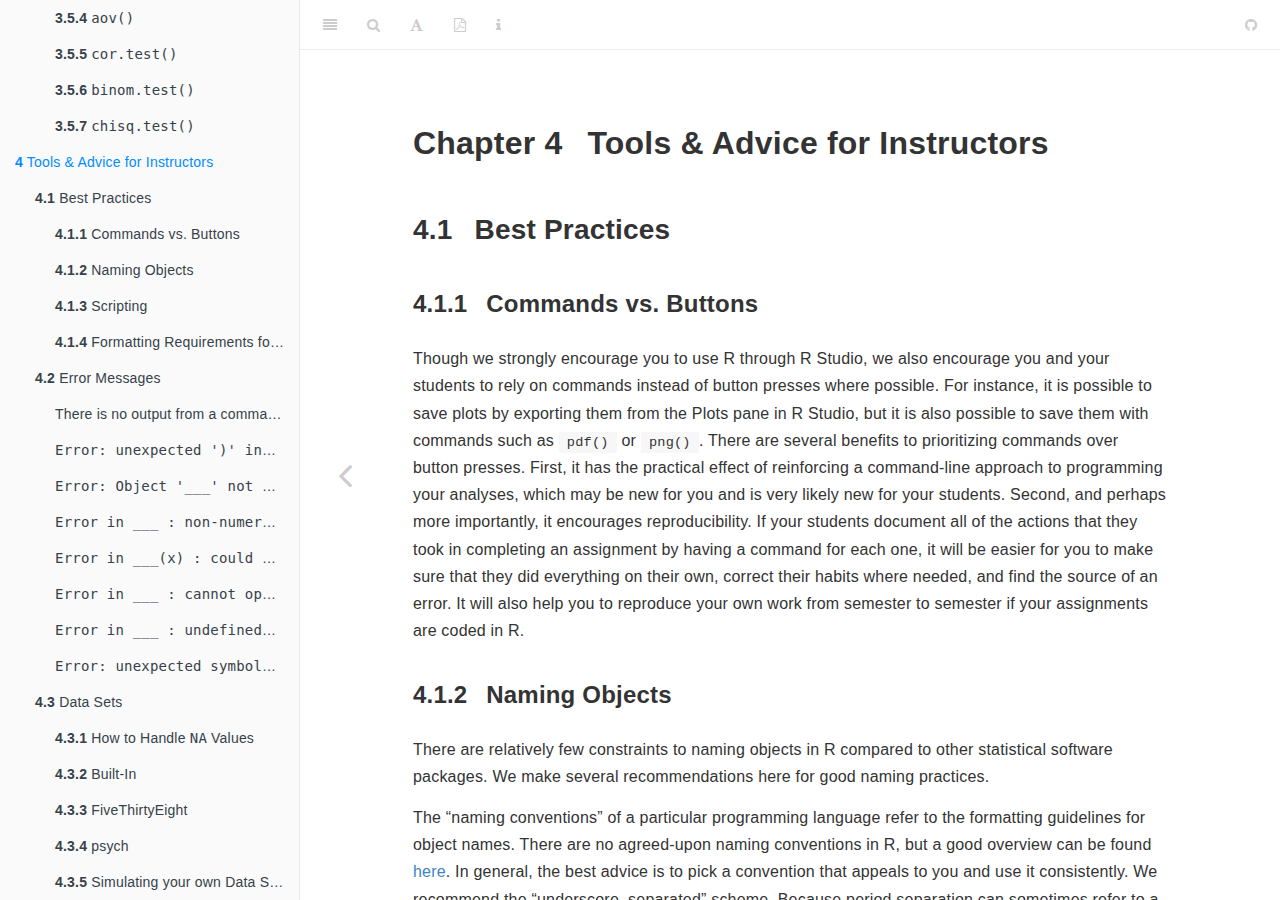
<file: tools-advice-for-instructors.html>
<!DOCTYPE html>
<html xmlns="http://www.w3.org/1999/xhtml" lang="" xml:lang="">
<head>

  <meta charset="utf-8" />
  <meta http-equiv="X-UA-Compatible" content="IE=edge" />
  <title>Chapter 4 Tools &amp; Advice for Instructors | UMass PBS Instructors R Manual</title>
  <meta name="description" content="A guide for instructors teaching statistics and research methods with R in the UMass Amherst Psychological &amp; Brain Sciences Department." />
  <meta name="generator" content="bookdown 0.11 and GitBook 2.6.7" />

  <meta property="og:title" content="Chapter 4 Tools &amp; Advice for Instructors | UMass PBS Instructors R Manual" />
  <meta property="og:type" content="book" />
  
  
  <meta property="og:description" content="A guide for instructors teaching statistics and research methods with R in the UMass Amherst Psychological &amp; Brain Sciences Department." />
  <meta name="github-repo" content="wjhopper/PBS-R-Manual" />

  <meta name="twitter:card" content="summary" />
  <meta name="twitter:title" content="Chapter 4 Tools &amp; Advice for Instructors | UMass PBS Instructors R Manual" />
  
  <meta name="twitter:description" content="A guide for instructors teaching statistics and research methods with R in the UMass Amherst Psychological &amp; Brain Sciences Department." />
  

<meta name="author" content="Andrea Cataldo &amp; Will Hopper" />



  <meta name="viewport" content="width=device-width, initial-scale=1" />
  <meta name="apple-mobile-web-app-capable" content="yes" />
  <meta name="apple-mobile-web-app-status-bar-style" content="black" />
  
  
<link rel="prev" href="statistics.html">

<script src="libs/jquery-2.2.3/jquery.min.js"></script>
<link href="libs/gitbook-2.6.7/css/style.css" rel="stylesheet" />
<link href="libs/gitbook-2.6.7/css/plugin-table.css" rel="stylesheet" />
<link href="libs/gitbook-2.6.7/css/plugin-bookdown.css" rel="stylesheet" />
<link href="libs/gitbook-2.6.7/css/plugin-highlight.css" rel="stylesheet" />
<link href="libs/gitbook-2.6.7/css/plugin-search.css" rel="stylesheet" />
<link href="libs/gitbook-2.6.7/css/plugin-fontsettings.css" rel="stylesheet" />









<style type="text/css">
a.sourceLine { display: inline-block; line-height: 1.25; }
a.sourceLine { pointer-events: none; color: inherit; text-decoration: inherit; }
a.sourceLine:empty { height: 1.2em; }
.sourceCode { overflow: visible; }
code.sourceCode { white-space: pre; position: relative; }
div.sourceCode { margin: 1em 0; }
pre.sourceCode { margin: 0; }
@media screen {
div.sourceCode { overflow: auto; }
}
@media print {
code.sourceCode { white-space: pre-wrap; }
a.sourceLine { text-indent: -1em; padding-left: 1em; }
}
pre.numberSource a.sourceLine
  { position: relative; left: -4em; }
pre.numberSource a.sourceLine::before
  { content: attr(title);
    position: relative; left: -1em; text-align: right; vertical-align: baseline;
    border: none; pointer-events: all; display: inline-block;
    -webkit-touch-callout: none; -webkit-user-select: none;
    -khtml-user-select: none; -moz-user-select: none;
    -ms-user-select: none; user-select: none;
    padding: 0 4px; width: 4em;
    color: #aaaaaa;
  }
pre.numberSource { margin-left: 3em; border-left: 1px solid #aaaaaa;  padding-left: 4px; }
div.sourceCode
  {  }
@media screen {
a.sourceLine::before { text-decoration: underline; }
}
code span.al { color: #ff0000; font-weight: bold; } /* Alert */
code span.an { color: #60a0b0; font-weight: bold; font-style: italic; } /* Annotation */
code span.at { color: #7d9029; } /* Attribute */
code span.bn { color: #40a070; } /* BaseN */
code span.bu { } /* BuiltIn */
code span.cf { color: #007020; font-weight: bold; } /* ControlFlow */
code span.ch { color: #4070a0; } /* Char */
code span.cn { color: #880000; } /* Constant */
code span.co { color: #60a0b0; font-style: italic; } /* Comment */
code span.cv { color: #60a0b0; font-weight: bold; font-style: italic; } /* CommentVar */
code span.do { color: #ba2121; font-style: italic; } /* Documentation */
code span.dt { color: #902000; } /* DataType */
code span.dv { color: #40a070; } /* DecVal */
code span.er { color: #ff0000; font-weight: bold; } /* Error */
code span.ex { } /* Extension */
code span.fl { color: #40a070; } /* Float */
code span.fu { color: #06287e; } /* Function */
code span.im { } /* Import */
code span.in { color: #60a0b0; font-weight: bold; font-style: italic; } /* Information */
code span.kw { color: #007020; font-weight: bold; } /* Keyword */
code span.op { color: #666666; } /* Operator */
code span.ot { color: #007020; } /* Other */
code span.pp { color: #bc7a00; } /* Preprocessor */
code span.sc { color: #4070a0; } /* SpecialChar */
code span.ss { color: #bb6688; } /* SpecialString */
code span.st { color: #4070a0; } /* String */
code span.va { color: #19177c; } /* Variable */
code span.vs { color: #4070a0; } /* VerbatimString */
code span.wa { color: #60a0b0; font-weight: bold; font-style: italic; } /* Warning */
</style>

<link rel="stylesheet" href="css/custom.css" type="text/css" />
</head>

<body>



  <div class="book without-animation with-summary font-size-2 font-family-1" data-basepath=".">

    <div class="book-summary">
      <nav role="navigation">

<ul class="summary">
<li><a href="index.html">UMass PBS Instructors R Manual</a></li>

<li class="divider"></li>
<li class="chapter" data-level="" data-path="index.html"><a href="index.html"><i class="fa fa-check"></i>Preface</a><ul>
<li class="chapter" data-level="" data-path="index.html"><a href="index.html#getting-started"><i class="fa fa-check"></i>Getting Started</a><ul>
<li class="chapter" data-level="" data-path="index.html"><a href="index.html#the-r-language"><i class="fa fa-check"></i>The R Language</a></li>
<li class="chapter" data-level="" data-path="index.html"><a href="index.html#rstudio"><i class="fa fa-check"></i>RStudio</a></li>
</ul></li>
<li class="chapter" data-level="" data-path="index.html"><a href="index.html#formatting-conventions"><i class="fa fa-check"></i>Formatting Conventions</a></li>
<li class="chapter" data-level="" data-path="index.html"><a href="index.html#additional-materials"><i class="fa fa-check"></i>Additional Materials</a></li>
<li class="chapter" data-level="" data-path="index.html"><a href="index.html#about-the-authors"><i class="fa fa-check"></i>About the Authors</a></li>
<li class="chapter" data-level="" data-path="index.html"><a href="index.html#funding"><i class="fa fa-check"></i>Funding</a></li>
</ul></li>
<li class="chapter" data-level="1" data-path="introducing-r-and-rstudio.html"><a href="introducing-r-and-rstudio.html"><i class="fa fa-check"></i><b>1</b> Introducing R and RStudio</a><ul>
<li class="chapter" data-level="1.1" data-path="introducing-r-and-rstudio.html"><a href="introducing-r-and-rstudio.html#console"><i class="fa fa-check"></i><b>1.1</b> Pane #1: The R Console</a></li>
<li class="chapter" data-level="1.2" data-path="introducing-r-and-rstudio.html"><a href="introducing-r-and-rstudio.html#pane-2-the-editor"><i class="fa fa-check"></i><b>1.2</b> Pane #2: The Editor</a></li>
<li class="chapter" data-level="1.3" data-path="introducing-r-and-rstudio.html"><a href="introducing-r-and-rstudio.html#pane-3-your-r-session"><i class="fa fa-check"></i><b>1.3</b> Pane #3: Your R Session</a><ul>
<li class="chapter" data-level="1.3.1" data-path="introducing-r-and-rstudio.html"><a href="introducing-r-and-rstudio.html#variables-and-the-environment"><i class="fa fa-check"></i><b>1.3.1</b> Variables and the Environment</a></li>
<li class="chapter" data-level="1.3.2" data-path="introducing-r-and-rstudio.html"><a href="introducing-r-and-rstudio.html#history"><i class="fa fa-check"></i><b>1.3.2</b> History</a></li>
</ul></li>
<li class="chapter" data-level="1.4" data-path="introducing-r-and-rstudio.html"><a href="introducing-r-and-rstudio.html#pane-4-miscellaneous"><i class="fa fa-check"></i><b>1.4</b> Pane #4: Miscellaneous</a><ul>
<li class="chapter" data-level="1.4.1" data-path="introducing-r-and-rstudio.html"><a href="introducing-r-and-rstudio.html#plots"><i class="fa fa-check"></i><b>1.4.1</b> Plots</a></li>
<li class="chapter" data-level="1.4.2" data-path="introducing-r-and-rstudio.html"><a href="introducing-r-and-rstudio.html#packages"><i class="fa fa-check"></i><b>1.4.2</b> Packages</a></li>
<li class="chapter" data-level="1.4.3" data-path="introducing-r-and-rstudio.html"><a href="introducing-r-and-rstudio.html#help"><i class="fa fa-check"></i><b>1.4.3</b> Help</a></li>
</ul></li>
<li class="chapter" data-level="1.5" data-path="introducing-r-and-rstudio.html"><a href="introducing-r-and-rstudio.html#conclusion"><i class="fa fa-check"></i><b>1.5</b> Conclusion</a></li>
</ul></li>
<li class="chapter" data-level="2" data-path="r-programming-fundamentals.html"><a href="r-programming-fundamentals.html"><i class="fa fa-check"></i><b>2</b> R Programming Fundamentals</a><ul>
<li class="chapter" data-level="2.1" data-path="r-programming-fundamentals.html"><a href="r-programming-fundamentals.html#classes-of-data"><i class="fa fa-check"></i><b>2.1</b> Classes of Data</a><ul>
<li class="chapter" data-level="2.1.1" data-path="r-programming-fundamentals.html"><a href="r-programming-fundamentals.html#the-numeric-class"><i class="fa fa-check"></i><b>2.1.1</b> The Numeric Class</a></li>
<li class="chapter" data-level="2.1.2" data-path="r-programming-fundamentals.html"><a href="r-programming-fundamentals.html#the-integer-class"><i class="fa fa-check"></i><b>2.1.2</b> The Integer Class</a></li>
<li class="chapter" data-level="2.1.3" data-path="r-programming-fundamentals.html"><a href="r-programming-fundamentals.html#logicals"><i class="fa fa-check"></i><b>2.1.3</b> The Logical Class</a></li>
<li class="chapter" data-level="2.1.4" data-path="r-programming-fundamentals.html"><a href="r-programming-fundamentals.html#the-character-class"><i class="fa fa-check"></i><b>2.1.4</b> The Character Class</a></li>
<li class="chapter" data-level="2.1.5" data-path="r-programming-fundamentals.html"><a href="r-programming-fundamentals.html#factors"><i class="fa fa-check"></i><b>2.1.5</b> Factors</a></li>
<li class="chapter" data-level="2.1.6" data-path="r-programming-fundamentals.html"><a href="r-programming-fundamentals.html#class-detection-and-conversion"><i class="fa fa-check"></i><b>2.1.6</b> Class detection and conversion</a></li>
</ul></li>
<li class="chapter" data-level="2.2" data-path="r-programming-fundamentals.html"><a href="r-programming-fundamentals.html#data-structures"><i class="fa fa-check"></i><b>2.2</b> Data Structures</a><ul>
<li class="chapter" data-level="2.2.1" data-path="r-programming-fundamentals.html"><a href="r-programming-fundamentals.html#vectors"><i class="fa fa-check"></i><b>2.2.1</b> Vectors</a></li>
<li class="chapter" data-level="2.2.2" data-path="r-programming-fundamentals.html"><a href="r-programming-fundamentals.html#matrices"><i class="fa fa-check"></i><b>2.2.2</b> Matrices</a></li>
<li class="chapter" data-level="2.2.3" data-path="r-programming-fundamentals.html"><a href="r-programming-fundamentals.html#data-frames"><i class="fa fa-check"></i><b>2.2.3</b> Data Frames</a></li>
<li class="chapter" data-level="2.2.4" data-path="r-programming-fundamentals.html"><a href="r-programming-fundamentals.html#lists"><i class="fa fa-check"></i><b>2.2.4</b> Lists</a></li>
</ul></li>
<li class="chapter" data-level="2.3" data-path="r-programming-fundamentals.html"><a href="r-programming-fundamentals.html#operators"><i class="fa fa-check"></i><b>2.3</b> Operators</a><ul>
<li class="chapter" data-level="2.3.1" data-path="r-programming-fundamentals.html"><a href="r-programming-fundamentals.html#relational-operators"><i class="fa fa-check"></i><b>2.3.1</b> Relational Operators</a></li>
<li class="chapter" data-level="2.3.2" data-path="r-programming-fundamentals.html"><a href="r-programming-fundamentals.html#logical-operators"><i class="fa fa-check"></i><b>2.3.2</b> Logical Operators</a></li>
</ul></li>
<li class="chapter" data-level="2.4" data-path="r-programming-fundamentals.html"><a href="r-programming-fundamentals.html#functions"><i class="fa fa-check"></i><b>2.4</b> Functions</a><ul>
<li class="chapter" data-level="2.4.1" data-path="r-programming-fundamentals.html"><a href="r-programming-fundamentals.html#description"><i class="fa fa-check"></i><b>2.4.1</b> Description</a></li>
<li class="chapter" data-level="2.4.2" data-path="r-programming-fundamentals.html"><a href="r-programming-fundamentals.html#usage"><i class="fa fa-check"></i><b>2.4.2</b> Usage</a></li>
<li class="chapter" data-level="2.4.3" data-path="r-programming-fundamentals.html"><a href="r-programming-fundamentals.html#arguments"><i class="fa fa-check"></i><b>2.4.3</b> Arguments</a></li>
<li class="chapter" data-level="2.4.4" data-path="r-programming-fundamentals.html"><a href="r-programming-fundamentals.html#named-vs.-unnamed-arguments"><i class="fa fa-check"></i><b>2.4.4</b> Named vs. Unnamed Arguments</a></li>
<li class="chapter" data-level="2.4.5" data-path="r-programming-fundamentals.html"><a href="r-programming-fundamentals.html#a-word-of-advice-2"><i class="fa fa-check"></i><b>2.4.5</b> A Word of Advice</a></li>
</ul></li>
<li class="chapter" data-level="2.5" data-path="r-programming-fundamentals.html"><a href="r-programming-fundamentals.html#data-manipulation"><i class="fa fa-check"></i><b>2.5</b> Data Manipulation</a><ul>
<li class="chapter" data-level="2.5.1" data-path="r-programming-fundamentals.html"><a href="r-programming-fundamentals.html#tidy-data"><i class="fa fa-check"></i><b>2.5.1</b> Tidy Data</a></li>
<li class="chapter" data-level="2.5.2" data-path="r-programming-fundamentals.html"><a href="r-programming-fundamentals.html#importing-data"><i class="fa fa-check"></i><b>2.5.2</b> Importing Data</a></li>
<li class="chapter" data-level="2.5.3" data-path="r-programming-fundamentals.html"><a href="r-programming-fundamentals.html#subsetting"><i class="fa fa-check"></i><b>2.5.3</b> Subsetting</a></li>
<li class="chapter" data-level="2.5.4" data-path="r-programming-fundamentals.html"><a href="r-programming-fundamentals.html#indexing"><i class="fa fa-check"></i><b>2.5.4</b> Indexing</a></li>
<li class="chapter" data-level="2.5.5" data-path="r-programming-fundamentals.html"><a href="r-programming-fundamentals.html#replacement"><i class="fa fa-check"></i><b>2.5.5</b> Replacement</a></li>
<li class="chapter" data-level="2.5.6" data-path="r-programming-fundamentals.html"><a href="r-programming-fundamentals.html#matrices-data-frames"><i class="fa fa-check"></i><b>2.5.6</b> Matrices &amp; Data Frames</a></li>
</ul></li>
</ul></li>
<li class="chapter" data-level="3" data-path="statistics.html"><a href="statistics.html"><i class="fa fa-check"></i><b>3</b> Statistics</a><ul>
<li class="chapter" data-level="3.1" data-path="statistics.html"><a href="statistics.html#the-data"><i class="fa fa-check"></i><b>3.1</b> The Data</a></li>
<li class="chapter" data-level="3.2" data-path="statistics.html"><a href="statistics.html#formula-objects"><i class="fa fa-check"></i><b>3.2</b> Formula Objects</a></li>
<li class="chapter" data-level="3.3" data-path="statistics.html"><a href="statistics.html#descriptive-statistics"><i class="fa fa-check"></i><b>3.3</b> Descriptive Statistics</a><ul>
<li class="chapter" data-level="3.3.1" data-path="statistics.html"><a href="statistics.html#handling-na-values"><i class="fa fa-check"></i><b>3.3.1</b> Handling <code>NA</code> Values</a></li>
<li class="chapter" data-level="3.3.2" data-path="statistics.html"><a href="statistics.html#mean"><i class="fa fa-check"></i><b>3.3.2</b> Mean</a></li>
<li class="chapter" data-level="3.3.3" data-path="statistics.html"><a href="statistics.html#median"><i class="fa fa-check"></i><b>3.3.3</b> Median</a></li>
<li class="chapter" data-level="3.3.4" data-path="statistics.html"><a href="statistics.html#variance"><i class="fa fa-check"></i><b>3.3.4</b> Variance</a></li>
<li class="chapter" data-level="3.3.5" data-path="statistics.html"><a href="statistics.html#standard-deviation"><i class="fa fa-check"></i><b>3.3.5</b> Standard Deviation</a></li>
<li class="chapter" data-level="3.3.6" data-path="statistics.html"><a href="statistics.html#standard-error-of-the-mean"><i class="fa fa-check"></i><b>3.3.6</b> Standard Error of the Mean</a></li>
<li class="chapter" data-level="3.3.7" data-path="statistics.html"><a href="statistics.html#correlation-proportion-of-variance-explained"><i class="fa fa-check"></i><b>3.3.7</b> Correlation &amp; Proportion of Variance Explained</a></li>
<li class="chapter" data-level="3.3.8" data-path="statistics.html"><a href="statistics.html#summary-functions"><i class="fa fa-check"></i><b>3.3.8</b> Summary Functions</a></li>
</ul></li>
<li class="chapter" data-level="3.4" data-path="statistics.html"><a href="statistics.html#plotting"><i class="fa fa-check"></i><b>3.4</b> Plotting</a><ul>
<li class="chapter" data-level="3.4.1" data-path="statistics.html"><a href="statistics.html#scatter-line-plots"><i class="fa fa-check"></i><b>3.4.1</b> Scatter &amp; Line Plots</a></li>
<li class="chapter" data-level="3.4.2" data-path="statistics.html"><a href="statistics.html#histograms"><i class="fa fa-check"></i><b>3.4.2</b> Histograms</a></li>
<li class="chapter" data-level="3.4.3" data-path="statistics.html"><a href="statistics.html#boxplots"><i class="fa fa-check"></i><b>3.4.3</b> Boxplots</a></li>
<li class="chapter" data-level="3.4.4" data-path="statistics.html"><a href="statistics.html#bar-plots"><i class="fa fa-check"></i><b>3.4.4</b> Bar plots</a></li>
<li class="chapter" data-level="3.4.5" data-path="statistics.html"><a href="statistics.html#multiple-plots-in-single-figure"><i class="fa fa-check"></i><b>3.4.5</b> Multiple plots in single figure</a></li>
<li class="chapter" data-level="3.4.6" data-path="statistics.html"><a href="statistics.html#saving-plots"><i class="fa fa-check"></i><b>3.4.6</b> Saving Plots</a></li>
<li class="chapter" data-level="3.4.7" data-path="statistics.html"><a href="statistics.html#what-about-ggplot"><i class="fa fa-check"></i><b>3.4.7</b> What about ggplot?</a></li>
</ul></li>
<li class="chapter" data-level="3.5" data-path="statistics.html"><a href="statistics.html#inferential-statistics"><i class="fa fa-check"></i><b>3.5</b> Inferential Statistics</a><ul>
<li class="chapter" data-level="3.5.1" data-path="statistics.html"><a href="statistics.html#distribution-functions"><i class="fa fa-check"></i><b>3.5.1</b> Distribution Functions</a></li>
<li class="chapter" data-level="3.5.2" data-path="statistics.html"><a href="statistics.html#confidence-intervals"><i class="fa fa-check"></i><b>3.5.2</b> Confidence Intervals</a></li>
<li class="chapter" data-level="3.5.3" data-path="statistics.html"><a href="statistics.html#t.test"><i class="fa fa-check"></i><b>3.5.3</b> <code>t.test()</code></a></li>
<li class="chapter" data-level="3.5.4" data-path="statistics.html"><a href="statistics.html#aov"><i class="fa fa-check"></i><b>3.5.4</b> <code>aov()</code></a></li>
<li class="chapter" data-level="3.5.5" data-path="statistics.html"><a href="statistics.html#cor.test"><i class="fa fa-check"></i><b>3.5.5</b> <code>cor.test()</code></a></li>
<li class="chapter" data-level="3.5.6" data-path="statistics.html"><a href="statistics.html#binom.test"><i class="fa fa-check"></i><b>3.5.6</b> <code>binom.test()</code></a></li>
<li class="chapter" data-level="3.5.7" data-path="statistics.html"><a href="statistics.html#chisq.test"><i class="fa fa-check"></i><b>3.5.7</b> <code>chisq.test()</code></a></li>
</ul></li>
</ul></li>
<li class="chapter" data-level="4" data-path="tools-advice-for-instructors.html"><a href="tools-advice-for-instructors.html"><i class="fa fa-check"></i><b>4</b> Tools &amp; Advice for Instructors</a><ul>
<li class="chapter" data-level="4.1" data-path="tools-advice-for-instructors.html"><a href="tools-advice-for-instructors.html#best-practices"><i class="fa fa-check"></i><b>4.1</b> Best Practices</a><ul>
<li class="chapter" data-level="4.1.1" data-path="tools-advice-for-instructors.html"><a href="tools-advice-for-instructors.html#commands-vs.-buttons"><i class="fa fa-check"></i><b>4.1.1</b> Commands vs. Buttons</a></li>
<li class="chapter" data-level="4.1.2" data-path="tools-advice-for-instructors.html"><a href="tools-advice-for-instructors.html#naming-objects"><i class="fa fa-check"></i><b>4.1.2</b> Naming Objects</a></li>
<li class="chapter" data-level="4.1.3" data-path="tools-advice-for-instructors.html"><a href="tools-advice-for-instructors.html#scripting"><i class="fa fa-check"></i><b>4.1.3</b> Scripting</a></li>
<li class="chapter" data-level="4.1.4" data-path="tools-advice-for-instructors.html"><a href="tools-advice-for-instructors.html#formatting-requirements-for-assignments"><i class="fa fa-check"></i><b>4.1.4</b> Formatting Requirements for Assignments</a></li>
</ul></li>
<li class="chapter" data-level="4.2" data-path="tools-advice-for-instructors.html"><a href="tools-advice-for-instructors.html#error-messages"><i class="fa fa-check"></i><b>4.2</b> Error Messages</a><ul>
<li><a href="tools-advice-for-instructors.html#there-is-no-output-from-a-command-and-there-is-a-in-the-console-instead-of-a-.">There is no output from a command, and there is a <code>+</code> in the console instead of a <code>&gt;</code>.</a></li>
<li><a href="tools-advice-for-instructors.html#error-unexpected-in-___"><code>Error: unexpected ')' in '___'</code></a></li>
<li><a href="tools-advice-for-instructors.html#error-object-___-not-found"><code>Error: Object '___' not found</code></a></li>
<li><a href="tools-advice-for-instructors.html#error-in-___-non-numeric-argument-to-binary-operator"><code>Error in ___ : non-numeric argument to binary operator</code></a></li>
<li><a href="tools-advice-for-instructors.html#error-in-___x-could-not-find-function-___"><code>Error in ___(x) : could not find function '___'</code></a></li>
<li><a href="tools-advice-for-instructors.html#error-in-___-cannot-open-the-connection"><code>Error in ___ : cannot open the connection</code></a></li>
<li><a href="tools-advice-for-instructors.html#error-in-___-undefined-columns-selected-or-error-in-___-subscript-out-of-bounds"><code>Error in ___ : undefined columns selected** or **Error in ___: subscript out of bounds</code></a></li>
<li><a href="tools-advice-for-instructors.html#error-unexpected-symbol-in-___"><code>Error: unexpected symbol in '___'</code></a></li>
</ul></li>
<li class="chapter" data-level="4.3" data-path="tools-advice-for-instructors.html"><a href="tools-advice-for-instructors.html#data-sets"><i class="fa fa-check"></i><b>4.3</b> Data Sets</a><ul>
<li class="chapter" data-level="4.3.1" data-path="tools-advice-for-instructors.html"><a href="tools-advice-for-instructors.html#how-to-handle-na-values"><i class="fa fa-check"></i><b>4.3.1</b> How to Handle <code>NA</code> Values</a></li>
<li class="chapter" data-level="4.3.2" data-path="tools-advice-for-instructors.html"><a href="tools-advice-for-instructors.html#built-in"><i class="fa fa-check"></i><b>4.3.2</b> Built-In</a></li>
<li class="chapter" data-level="4.3.3" data-path="tools-advice-for-instructors.html"><a href="tools-advice-for-instructors.html#fivethirtyeight"><i class="fa fa-check"></i><b>4.3.3</b> FiveThirtyEight</a></li>
<li class="chapter" data-level="4.3.4" data-path="tools-advice-for-instructors.html"><a href="tools-advice-for-instructors.html#psych"><i class="fa fa-check"></i><b>4.3.4</b> psych</a></li>
<li class="chapter" data-level="4.3.5" data-path="tools-advice-for-instructors.html"><a href="tools-advice-for-instructors.html#simulating-your-own-data-sets"><i class="fa fa-check"></i><b>4.3.5</b> Simulating your own Data Sets</a></li>
</ul></li>
</ul></li>
</ul>

      </nav>
    </div>

    <div class="book-body">
      <div class="body-inner">
        <div class="book-header" role="navigation">
          <h1>
            <i class="fa fa-circle-o-notch fa-spin"></i><a href="./">UMass PBS Instructors R Manual</a>
          </h1>
        </div>

        <div class="page-wrapper" tabindex="-1" role="main">
          <div class="page-inner">

            <section class="normal" id="section-">
<div id="tools-advice-for-instructors" class="section level1">
<h1><span class="header-section-number">Chapter 4</span> Tools &amp; Advice for Instructors</h1>
<div id="best-practices" class="section level2">
<h2><span class="header-section-number">4.1</span> Best Practices</h2>
<div id="commands-vs.-buttons" class="section level3">
<h3><span class="header-section-number">4.1.1</span> Commands vs. Buttons</h3>
<p>Though we strongly encourage you to use R through R Studio, we also encourage you and your students to rely on commands instead of button presses where possible. For instance, it is possible to save plots by exporting them from the Plots pane in R Studio, but it is also possible to save them with commands such as <code>pdf()</code> or <code>png()</code>. There are several benefits to prioritizing commands over button presses. First, it has the practical effect of reinforcing a command-line approach to programming your analyses, which may be new for you and is very likely new for your students. Second, and perhaps more importantly, it encourages reproducibility. If your students document all of the actions that they took in completing an assignment by having a command for each one, it will be easier for you to make sure that they did everything on their own, correct their habits where needed, and find the source of an error. It will also help you to reproduce your own work from semester to semester if your assignments are coded in R.</p>
</div>
<div id="naming-objects" class="section level3">
<h3><span class="header-section-number">4.1.2</span> Naming Objects</h3>
<p>There are relatively few constraints to naming objects in R compared to other statistical software packages. We make several recommendations here for good naming practices.</p>
<p>The “naming conventions” of a particular programming language refer to the formatting guidelines for object names. There are no agreed-upon naming conventions in R, but a good overview can be found <a href="https://journal.r-project.org/archive/2012-2/RJournal_2012-2_Baaaath.pdf">here</a>. In general, the best advice is to pick a convention that appeals to you and use it consistently. We recommend the “underscore_separated” scheme. Because period separation can sometimes refer to a different process in R, we do not recommend using the “period.separated” scheme.</p>
<p>Regardless of the convention, it is also important to choose object names that are informative. That is, someone with little knowledge of the script, including some future version of yourself, should be able to get a general idea of what data an object contains based on the name. For instance, simply naming all versions of a data frame <code>data</code>, <code>data_2</code>, <code>data_3</code>, etc., is not informative because it is unclear what changes have been made between versions.</p>
</div>
<div id="scripting" class="section level3">
<h3><span class="header-section-number">4.1.3</span> Scripting</h3>
<p>More than just a collection of commands, the script is an excellent tool for both both reproducibility and documentation of an analysis. It is therefore worthwhile to teach students good habits for writing scripts.</p>
<p>First and foremost, scripts should include <em>all of the commands that you need to conduct an analysis, and none of the commands that you don’t</em>. That is, you should be able to run all of the lines in a script in order and get the same result each time (with the obvious exception of things like drawing random samples). To that end, all the commands necessary for an analysis should be in the proper sequence, and deny commands that are not necessary for the analysis but kept for posterity should be “commented out” by adding the <code>#</code> symbol at the start of the line.</p>
<p>Second, scripts should be well-documented. Recall that you can add comments to any line by preceding the comment with the <code>#</code> symbol. Comments are an efficient way to explain to someone unfamiliar with the script what the intention is for each section of code. Ample documentation is not only a good programming habit to teach your students, it will also likely be very useful in helping you decipher their code.</p>
</div>
<div id="formatting-requirements-for-assignments" class="section level3">
<h3><span class="header-section-number">4.1.4</span> Formatting Requirements for Assignments</h3>
<p>We encourage you to give your students clear formatting guidelines for assignments that require a significant amount of R programming to complete. The specific requirements that you decide on should be based on (1) the extent to which you want them to leave the class with generalizeable programming skills, and (2) the amount of detail that you would like from your students in terms of their code.</p>
<p>Asking students to print the contents of their console will allow you to see all of the commands that they ran, the order in which they ran them, as well as the output and any error messages, but it will be quite a lot of information for you to sort through yourself. At the other extreme, asking for only the formatted results in a Word document makes it difficult to judge the quality of their code, which may be a primary goal of the assignment. A nice compromise is to ask for an electronic version of their script with all the necessary commands so that you can reproduce their results. This can either act as the main document or as a supplement to a formatted report.</p>
<p>It has also become increasingly popular for instructors to provide students with prepared R Markdown (.Rmd) files with fill-in-the-blank style prompts for students to enter their code. This produces a nicely formatted document with their code and output, which may be easier for you administratively. However, this can also obscure the coding process for students and limit their independence. For this reason, we recommend against using prepared R Markdown files, and encourage you to teach students how to create and maintain their own scripts instead.</p>
</div>
</div>
<div id="error-messages" class="section level2">
<h2><span class="header-section-number">4.2</span> Error Messages</h2>
<p>All messages printed to the console in red text are meant to get your attention, but they differ in urgency. A message with <code>Error</code> printed at the beginning means that there was a problem that prevented the command from being evaluated, and you will not be able to run that command until you fix the problem. A message with <code>Warning</code> printed at the beginning means that the command <em>was</em> evaluated, but it might not have worked the way you intended, or R might have made some decision for you in order to execute the command. All other messages can generally be taken as updates on the status of your command.</p>
<p>If you receive an error message that is unclear, the best way to determine the cause is to Google it. A list of the most common errors is provided here for convenience.</p>
<div id="there-is-no-output-from-a-command-and-there-is-a-in-the-console-instead-of-a-." class="section level3 unnumbered">
<h3>There is no output from a command, and there is a <code>+</code> in the console instead of a <code>&gt;</code>.</h3>
<p>The user has not completed the command, most likely by forgetting to close a quotation (or being inconsistent with the use of single vs. double quotations) or a set of parentheses. You can either add the end quotation or parenthesis if it is the final character, or press the escape button and start again.</p>
</div>
<div id="error-unexpected-in-___" class="section level3 unnumbered">
<h3><code>Error: unexpected ')' in '___'</code></h3>
<p>The user has included one too many end parentheses.</p>
</div>
<div id="error-object-___-not-found" class="section level3 unnumbered">
<h3><code>Error: Object '___' not found</code></h3>
<p>The user has tried to call an object that is not in the environment. This may be because there is a typo in the name of the object, or because the object was never assigned to a label with the <code>&lt;-</code> operator.</p>
</div>
<div id="error-in-___-non-numeric-argument-to-binary-operator" class="section level3 unnumbered">
<h3><code>Error in ___ : non-numeric argument to binary operator</code></h3>
<p>The user is most likely trying to conduct a mathematical operation on data that is of a non-numeric class, such as character or factor. If the data should be numeric, try overwriting it with <code>as.numeric()</code>.</p>
</div>
<div id="error-in-___x-could-not-find-function-___" class="section level3 unnumbered">
<h3><code>Error in ___(x) : could not find function '___'</code></h3>
<p>The user is attempting to use a function that is not currently available in R, either because there is a typo in the name of the function or because the function’s package has not been loaded in this session.</p>
</div>
<div id="error-in-___-cannot-open-the-connection" class="section level3 unnumbered">
<h3><code>Error in ___ : cannot open the connection</code></h3>
<p>The user is attempting to read or write a file at a location on the hard drive that does not exist, likely due to a typo in the file path or file name.</p>
</div>
<div id="error-in-___-undefined-columns-selected-or-error-in-___-subscript-out-of-bounds" class="section level3 unnumbered">
<h3><code>Error in ___ : undefined columns selected** or **Error in ___: subscript out of bounds</code></h3>
<p>The user is attempting to index an area of an object that does not exist, for instance, the ninth column of a seven-column data frame.</p>
</div>
<div id="error-unexpected-symbol-in-___" class="section level3 unnumbered">
<h3><code>Error: unexpected symbol in '___'</code></h3>
<p>R cannot interpret part of the command, likely because the user has forgotten a comma between function arguments.</p>
</div>
</div>
<div id="data-sets" class="section level2">
<h2><span class="header-section-number">4.3</span> Data Sets</h2>
<p>This section includes an overview of some selected data sets that may be useful for in-class demonstrations or assignments. The first section includes data sets that are “built-in” as part of the base R <code>datasets</code> package, whereas the remaining sections review data sets from other selected packages that need to be installed. Of course, this list is non-exhaustive. The packages used here have more data sets than those we have chosen to highlight, and there are many more interesting data sets in other packages we have not highlighted. So, feel free to explore more options.</p>
<p>To see all of the data sets available from all <em>loaded</em> packages, including those are built-in with base R, enter the following command:</p>
<pre class="sourceCode r"><code class="sourceCode r"><span class="kw">data</span>()</code></pre>
<p>You should see a list of all the available data sets with a brief summary of each, separated by the package they belong to. To see a list of datsets in <em>all</em> installed packages (loaded or not), run the command <code>data(package = .packages(all.available = TRUE))</code>.</p>
<div id="how-to-handle-na-values" class="section level3">
<h3><span class="header-section-number">4.3.1</span> How to Handle <code>NA</code> Values</h3>
<p>Most of the data sets below include at least some missing data, marked as <code>NA</code>, in at least one variable. Because, as you know, missing data is a problem that is sure to appear in the wild for students who continue on a research path, you may choose to teach students how to handle <code>NA</code> values themselves. Alternatively, you may choose to remove <code>NA</code> values on your own for simplicity, either by removing them from the data set beforehand (in which case the data would need to be saved as a .CSV file for the students to read in later), or providing students with code to run before beginning the assignment. Regardless, this section reviews how to handle <code>NA</code> values.</p>
<p>As mentioned previously, <code>NA</code> values can be identified with the <code>is.na()</code> function. For instance, imagine that we want to identify the missing quantitative SAT scores in the <code>sat.act</code> data set. We can first call <code>is.na()</code> on the variable to create a logical vector marking each <code>NA</code> as <code>TRUE</code>:</p>
<pre class="sourceCode r"><code class="sourceCode r"><span class="kw">is.na</span>(sat.act<span class="op">$</span>SATQ)</code></pre>
<pre><code>##   [1] FALSE FALSE FALSE FALSE FALSE FALSE FALSE FALSE FALSE FALSE FALSE
##  [12] FALSE FALSE FALSE FALSE FALSE FALSE FALSE FALSE FALSE FALSE FALSE
##  [23] FALSE FALSE FALSE FALSE FALSE FALSE FALSE FALSE FALSE FALSE FALSE
##  [34] FALSE FALSE FALSE FALSE FALSE FALSE FALSE FALSE FALSE FALSE FALSE
##  [45] FALSE FALSE FALSE FALSE FALSE FALSE FALSE FALSE FALSE FALSE FALSE
##  [56] FALSE FALSE FALSE FALSE FALSE FALSE FALSE FALSE FALSE FALSE FALSE
##  [67] FALSE FALSE FALSE FALSE FALSE FALSE FALSE FALSE FALSE FALSE FALSE
##  [78] FALSE FALSE FALSE FALSE FALSE FALSE FALSE FALSE FALSE FALSE FALSE
##  [89] FALSE FALSE FALSE FALSE FALSE FALSE FALSE FALSE FALSE FALSE FALSE
## [100] FALSE FALSE FALSE FALSE FALSE FALSE FALSE FALSE FALSE FALSE FALSE
## [111] FALSE FALSE FALSE FALSE FALSE FALSE FALSE FALSE FALSE FALSE FALSE
## [122] FALSE FALSE FALSE FALSE FALSE FALSE FALSE FALSE  TRUE FALSE FALSE
## [133] FALSE FALSE FALSE FALSE FALSE FALSE FALSE FALSE FALSE FALSE FALSE
## [144] FALSE FALSE FALSE FALSE FALSE FALSE FALSE FALSE FALSE FALSE FALSE
## [155] FALSE FALSE FALSE FALSE FALSE FALSE FALSE FALSE FALSE FALSE FALSE
## [166] FALSE FALSE FALSE FALSE FALSE FALSE FALSE FALSE FALSE FALSE FALSE
## [177] FALSE FALSE FALSE FALSE FALSE FALSE FALSE FALSE FALSE FALSE FALSE
## [188] FALSE FALSE FALSE FALSE FALSE FALSE FALSE FALSE FALSE  TRUE FALSE
## [199] FALSE FALSE FALSE FALSE FALSE FALSE FALSE FALSE FALSE FALSE FALSE
## [210] FALSE FALSE FALSE FALSE FALSE FALSE FALSE FALSE FALSE FALSE FALSE
## [221] FALSE FALSE FALSE FALSE FALSE FALSE FALSE FALSE FALSE FALSE FALSE
## [232] FALSE FALSE FALSE FALSE FALSE FALSE FALSE FALSE FALSE FALSE FALSE
## [243] FALSE FALSE FALSE FALSE FALSE  TRUE FALSE FALSE FALSE FALSE FALSE
## [254] FALSE FALSE FALSE FALSE FALSE FALSE FALSE FALSE FALSE FALSE FALSE
## [265] FALSE FALSE FALSE FALSE FALSE FALSE FALSE FALSE FALSE FALSE FALSE
## [276] FALSE FALSE FALSE FALSE FALSE FALSE FALSE FALSE FALSE FALSE FALSE
## [287] FALSE FALSE FALSE FALSE FALSE FALSE FALSE FALSE FALSE FALSE FALSE
## [298] FALSE FALSE FALSE FALSE FALSE FALSE FALSE FALSE FALSE FALSE FALSE
## [309] FALSE FALSE FALSE FALSE FALSE FALSE FALSE FALSE FALSE FALSE FALSE
## [320] FALSE FALSE FALSE FALSE FALSE FALSE FALSE FALSE FALSE FALSE FALSE
## [331] FALSE FALSE FALSE FALSE FALSE FALSE FALSE FALSE FALSE FALSE FALSE
## [342] FALSE FALSE FALSE FALSE FALSE FALSE FALSE FALSE FALSE FALSE FALSE
## [353] FALSE FALSE FALSE FALSE FALSE FALSE FALSE FALSE FALSE FALSE FALSE
## [364]  TRUE FALSE FALSE FALSE FALSE FALSE FALSE FALSE FALSE FALSE FALSE
## [375] FALSE  TRUE FALSE FALSE FALSE FALSE FALSE FALSE FALSE FALSE FALSE
## [386] FALSE FALSE FALSE FALSE FALSE FALSE FALSE FALSE FALSE FALSE FALSE
## [397] FALSE FALSE FALSE FALSE FALSE FALSE FALSE FALSE FALSE FALSE FALSE
## [408] FALSE FALSE FALSE FALSE FALSE FALSE FALSE FALSE FALSE FALSE FALSE
## [419]  TRUE FALSE FALSE FALSE FALSE FALSE FALSE FALSE FALSE FALSE FALSE
## [430] FALSE FALSE FALSE FALSE FALSE FALSE FALSE FALSE FALSE FALSE FALSE
## [441] FALSE FALSE FALSE FALSE FALSE FALSE FALSE FALSE FALSE FALSE FALSE
## [452] FALSE FALSE FALSE FALSE FALSE FALSE FALSE FALSE FALSE FALSE FALSE
## [463] FALSE FALSE FALSE FALSE FALSE FALSE FALSE FALSE FALSE FALSE FALSE
## [474] FALSE FALSE FALSE FALSE FALSE FALSE FALSE FALSE FALSE FALSE FALSE
## [485] FALSE FALSE FALSE FALSE FALSE FALSE FALSE FALSE FALSE FALSE FALSE
## [496] FALSE FALSE  TRUE FALSE FALSE FALSE FALSE FALSE FALSE FALSE FALSE
## [507] FALSE FALSE FALSE FALSE FALSE FALSE FALSE FALSE  TRUE FALSE FALSE
## [518] FALSE FALSE FALSE FALSE FALSE  TRUE FALSE FALSE FALSE FALSE FALSE
## [529] FALSE FALSE FALSE FALSE FALSE FALSE FALSE FALSE FALSE FALSE FALSE
## [540] FALSE FALSE FALSE FALSE FALSE FALSE FALSE FALSE FALSE FALSE FALSE
## [551] FALSE FALSE FALSE FALSE FALSE FALSE FALSE FALSE FALSE FALSE FALSE
## [562] FALSE FALSE FALSE FALSE FALSE FALSE FALSE FALSE FALSE FALSE FALSE
## [573] FALSE FALSE FALSE FALSE FALSE FALSE FALSE FALSE  TRUE FALSE FALSE
## [584] FALSE FALSE FALSE FALSE FALSE FALSE FALSE FALSE FALSE FALSE FALSE
## [595] FALSE FALSE FALSE FALSE FALSE FALSE FALSE FALSE FALSE FALSE FALSE
## [606] FALSE FALSE FALSE FALSE FALSE FALSE FALSE FALSE FALSE FALSE FALSE
## [617] FALSE FALSE FALSE FALSE FALSE FALSE FALSE FALSE FALSE FALSE FALSE
## [628] FALSE FALSE FALSE FALSE FALSE FALSE FALSE FALSE FALSE FALSE FALSE
## [639]  TRUE FALSE FALSE FALSE FALSE FALSE FALSE FALSE FALSE FALSE FALSE
## [650] FALSE FALSE FALSE FALSE FALSE FALSE  TRUE FALSE FALSE FALSE FALSE
## [661] FALSE FALSE FALSE FALSE FALSE FALSE FALSE FALSE FALSE FALSE FALSE
## [672] FALSE FALSE  TRUE FALSE FALSE FALSE FALSE FALSE FALSE FALSE FALSE
## [683] FALSE FALSE FALSE FALSE FALSE FALSE FALSE FALSE FALSE FALSE FALSE
## [694] FALSE FALSE FALSE FALSE FALSE FALSE FALSE</code></pre>
<p>This logical vector can then be used to index the variable in question:</p>
<pre class="sourceCode r"><code class="sourceCode r">sat.act[<span class="kw">is.na</span>(sat.act<span class="op">$</span>SATQ), <span class="st">&#39;SATQ&#39;</span>]</code></pre>
<pre><code>##  [1] NA NA NA NA NA NA NA NA NA NA NA NA NA</code></pre>
<p>The previous command returns the <code>NA</code> values because we have asked R to show us all of the values in <code>sat.act$SATQ</code> variable that are coded as <code>NA</code>. However, we are often more interested in the values that are NOT missing than those that are. To find the <em>non</em>-missing values, we can reverse the logical vector by adding the negation operator, <code>!</code>, to the beginning of the call to <code>is.na()</code>:</p>
<pre class="sourceCode r"><code class="sourceCode r">sat.act[<span class="op">!</span><span class="kw">is.na</span>(sat.act<span class="op">$</span>SATQ), <span class="st">&#39;SATQ&#39;</span>]</code></pre>
<pre><code>##   [1] 500 500 470 520 550 640 500 560 600 800 710 600 600 725 630 590 650
##  [18] 620 580 680 450 500 700 600 540 650 700 385 450 500 500 710 710 570
##  [35] 580 600 600 570 540 690 610 610 700 610 740 540 650 600 440 690 780
##  [52] 600 590 760 740 700 650 640 450 760 700 750 650 760 550 680 530 610
##  [69] 600 550 450 740 530 750 700 565 590 590 375 550 500 500 760 580 590
##  [86] 700 530 550 700 250 720 690 700 760 600 720 600 729 600 660 650 750
## [103] 660 680 700 610 650 550 710 480 740 720 630 560 700 700 500 660 500
## [120] 500 550 650 800 400 600 730 560 700 500 500 500 570 400 790 600 600
## [137] 620 700 720 680 610 690 770 770 550 530 720 320 800 800 600 800 700
## [154] 700 745 500 630 465 500 800 350 600 650 760 720 700 750 695 680 670
## [171] 540 500 500 800 680 640 600 680 600 650 580 400 750 678 530 600 675
## [188] 630 560 575 650 500 350 700 610 600 650 600 678 720 660 650 660 450
## [205] 670 620 480 500 555 800 710 630 770 710 600 560 550 350 450 460 700
## [222] 540 680 620 650 620 580 660 600 430 580 670 480 600 650 500 490 640
## [239] 570 680 720 500 660 600 570 650 550 200 690 460 525 675 700 700 650
## [256] 500 570 600 430 540 300 500 700 760 770 600 500 500 700 700 475 400
## [273] 750 600 650 480 520 720 300 780 520 400 550 450 680 800 725 540 690
## [290] 730 640 700 540 540 610 640 650 420 600 500 480 640 770 450 740 510
## [307] 650 600 700 700 750 450 450 600 750 650 300 700 750 540 300 600 480
## [324] 650 420 730 790 620 350 500 650 300 700 660 540 520 742 400 500 800
## [341] 570 690 680 500 640 700 600 650 520 540 609 800 690 780 640 580 750
## [358] 770 680 500 450 680 600 660 450 230 570 580 600 500 530 710 500 730
## [375] 450 550 760 450 740 770 690 540 650 300 440 420 640 690 400 710 500
## [392] 650 475 730 490 630 635 550 780 450 600 350 520 670 450 500 550 620
## [409] 550 600 740 620 670 560 710 700 480 800 760 650 550 720 650 700 660
## [426] 700 710 650 400 420 770 600 490 400 510 550 480 670 500 750 780 670
## [443] 640 710 750 650 300 700 720 600 600 590 650 500 650 680 400 480 400
## [460] 750 700 590 654 630 600 600 600 680 450 620 590 440 450 720 470 600
## [477] 700 640 500 530 640 799 800 600 800 600 550 600 450 750 560 590 500
## [494] 730 600 430 480 400 500 400 333 450 460 450 700 750 765 500 610 450
## [511] 450 500 600 600 600 670 620 660 700 600 620 680 677 640 596 660 530
## [528] 710 780 710 650 590 680 700 600 500 420 410 650 550 440 600 500 300
## [545] 530 600 400 730 610 600 720 780 490 700 680 400 800 740 760 720 720
## [562] 770 670 620 720 730 690 720 710 700 680 600 740 640 670 800 740 660
## [579] 800 400 640 710 680 680 700 640 690 720 510 690 770 640 500 590 640
## [596] 670 650 600 660 670 500 690 350 600 650 750 300 795 700 600 690 600
## [613] 650 600 710 690 500 700 740 430 684 610 750 430 780 770 600 550 760
## [630] 680 400 800 720 700 800 800 750 670 530 750 620 500 500 530 740 300
## [647] 670 700 690 800 750 500 580 700 600 540 690 600 520 500 720 600 700
## [664] 620 790 700 550 600 410 710 600 760 490 600 500 680 600 690 610 700
## [681] 660 680 500 630 630 780 600</code></pre>
<p>Now we’ve asked R to show us all of the values in the <code>sat.act$SATQ</code> variable that are NOT coded as <code>NA</code>.</p>
<p>To index the entire <code>sat.act</code> data frame so that <em>all</em> columns are returned, not just the quantitative SAT scores, use bracket notation without specifying any columns:</p>
<pre class="sourceCode r"><code class="sourceCode r">sat.act[<span class="op">!</span><span class="kw">is.na</span>(sat.act<span class="op">$</span>SATQ), ]</code></pre>
<pre><code>##       gender education age ACT SATV SATQ SAT_diff
## 29442      2         3  19  24  500  500        0
## 29457      2         3  23  35  600  500      100
## 29498      2         3  20  21  480  470       10
## 29503      1         4  27  26  550  520       30
## 29504      1         2  33  31  600  550       50
## 29518      1         5  26  28  640  640        0</code></pre>
<p>Now we have the full <code>sat.act</code> data set, but only those rows where the quantitative SAT score is not <code>NA</code>. To be complete, we recommend saving this subset as a new object:</p>
<pre class="sourceCode r"><code class="sourceCode r">sat.act_noNA &lt;-<span class="st"> </span>sat.act[<span class="op">!</span><span class="kw">is.na</span>(sat.act<span class="op">$</span>SATQ), ]</code></pre>
<p>Note that you can also overwrite <code>NA</code> values, in cases where it is methodologically appropriate. For instance, perhaps you know that the students with missing quantitative SAT scores are treated as having a score of 0. You could replace the <code>NA</code> values with 0 as follows:</p>
<pre class="sourceCode r"><code class="sourceCode r"><span class="co"># First save a new version of the data</span>
sat.act_NA0 &lt;-<span class="st"> </span>sat.act

<span class="co"># Recode NA values as 0 in new version</span>
sat.act_NA0[<span class="kw">is.na</span>(sat.act<span class="op">$</span>SATQ), <span class="st">&#39;SATQ&#39;</span>] &lt;-<span class="st"> </span><span class="dv">0</span></code></pre>
<p>Now all missing quantitative SAT scores will be treated as a 0 in future mathematical operations, using this new version of the data. Importantly, the original data frame is also preserved.</p>
</div>
<div id="built-in" class="section level3">
<h3><span class="header-section-number">4.3.2</span> Built-In</h3>
<p>There are several small data sets included in base R that are useful for quick demos. Since they are part of base R, it is not necessary to load these packages; just type and enter their name in the console to view them.</p>
<p>Note that the descriptions and summary statistics shown for each dataset were computed using the <code>skim()</code> function from the <code>skimr</code> pacakge.</p>
<div id="iris" class="section level4 unnumbered">
<h4>iris</h4>
<p>The <code>iris</code> data set gives the lengths and widths of the sepals and petals of 50 irises from each of three different species:</p>
<pre><code>## Skim summary statistics
##  n obs: 150 
##  n variables: 5 
## 
## -- Variable type:factor -------------------------------------
##  variable missing   n n_unique                       top_counts
##   Species       0 150        3 set: 50, ver: 50, vir: 50, NA: 0
## 
## -- Variable type:numeric ------------------------------------
##      variable missing   n mean   sd     hist
##  Petal.Length       0 150 3.76 1.77 ▇▁▁▂▅▅▃▁
##   Petal.Width       0 150 1.2  0.76 ▇▁▁▅▃▃▂▂
##  Sepal.Length       0 150 5.84 0.83 ▂▇▅▇▆▅▂▂
##   Sepal.Width       0 150 3.06 0.44 ▁▂▅▇▃▂▁▁</code></pre>
</div>
<div id="warpbreaks" class="section level4 unnumbered">
<h4>warpbreaks</h4>
<p>The <code>warpbreaks</code> data set gives the number of breaks in each of 54 looms of yarn, varied across two types of wool and three levels of tension:</p>
<pre><code>## Skim summary statistics
##  n obs: 54 
##  n variables: 3 
## 
## -- Variable type:factor -------------------------------------
##  variable missing  n n_unique                 top_counts
##   tension       0 54        3 L: 18, M: 18, H: 18, NA: 0
##      wool       0 54        2        A: 27, B: 27, NA: 0
## 
## -- Variable type:numeric ------------------------------------
##  variable missing  n  mean   sd     hist
##    breaks       0 54 28.15 13.2 ▆▇▇▂▂▂▁▁</code></pre>
</div>
<div id="mtcars" class="section level4 unnumbered">
<h4>mtcars</h4>
<p>The <code>mtcars</code> data set gives a range of numeric and categorical measurements of 32 cars, including MPG, number of cylinders, horsepower, weight, and transmission type:</p>
<pre><code>## Skim summary statistics
##  n obs: 32 
##  n variables: 11 
## 
## -- Variable type:numeric ------------------------------------
##  variable missing  n   mean     sd     hist
##        am       0 32   0.41   0.5  ▇▁▁▁▁▁▁▆
##      carb       0 32   2.81   1.62 ▆▇▂▇▁▁▁▁
##       cyl       0 32   6.19   1.79 ▆▁▁▃▁▁▁▇
##      disp       0 32 230.72 123.94 ▇▆▁▂▅▃▁▂
##      drat       0 32   3.6    0.53 ▃▇▁▅▇▂▁▁
##      gear       0 32   3.69   0.74 ▇▁▁▆▁▁▁▂
##        hp       0 32 146.69  68.56 ▃▇▃▅▂▃▁▁
##       mpg       0 32  20.09   6.03 ▃▇▇▇▃▂▂▂
##      qsec       0 32  17.85   1.79 ▃▂▇▆▃▃▁▁
##        vs       0 32   0.44   0.5  ▇▁▁▁▁▁▁▆
##        wt       0 32   3.22   0.98 ▃▃▃▇▆▁▁▂</code></pre>
</div>
<div id="toothgrowth" class="section level4 unnumbered">
<h4>ToothGrowth</h4>
<p>The <code>ToothGrowth</code> data set gives the tooth lengths of 60 guinea pigs, varied across three vitamin C dosage levels and two dosage delivery methods:</p>
<pre><code>## Skim summary statistics
##  n obs: 60 
##  n variables: 3 
## 
## -- Variable type:factor -------------------------------------
##  variable missing  n n_unique            top_counts
##      supp       0 60        2 OJ: 30, VC: 30, NA: 0
## 
## -- Variable type:numeric ------------------------------------
##  variable missing  n  mean   sd     hist
##      dose       0 60  1.17 0.63 ▇▁▇▁▁▁▁▇
##       len       0 60 18.81 7.65 ▃▅▃▅▃▇▂▂</code></pre>
</div>
</div>
<div id="fivethirtyeight" class="section level3">
<h3><span class="header-section-number">4.3.3</span> FiveThirtyEight</h3>
<p>The <code>fivethirtyeight</code> package includes data sets used for articles written on Nate Silver’s website for data geeks, <a href="https://fivethirtyeight.com/">FiveThirtyEight</a>. From an instructional standpoint, these data sets are useful not only for being particularly engaging but because there is a published article associated with each one.</p>
<p>To make the data sets available, install and load the <code>fivethirtyeight</code> package:</p>
<pre class="sourceCode r"><code class="sourceCode r"><span class="kw">install.packages</span>(<span class="st">&#39;fivethirtyeight&#39;</span>)
<span class="kw">library</span>(fivethirtyeight)</code></pre>
<div id="bechdel" class="section level4 unnumbered">
<h4>bechdel</h4>
<p>The <code>bechdel</code> data set is a great all-purpose data set with both within- and between-subject continuous and categorical variables. Based on the <a href="https://en.wikipedia.org/wiki/Bechdel_test">Bechdel Test</a> for female representation in film, this data set includes 1,794 movies from 1970-2013 along with their test outcome, budget, and gross profits:</p>
<pre><code>## Skim summary statistics
##  n obs: 1794 
##  n variables: 15 
## 
## -- Variable type:character ----------------------------------
##  variable missing    n min max empty n_unique
##    binary       0 1794   4   4     0        2
##      code       0 1794   8   8     0       85
##      imdb       0 1794   8  10     0     1794
##      test       0 1794   2  16     0       10
##     title       0 1794   1  83     0     1768
## 
## -- Variable type:factor -------------------------------------
##    variable missing    n n_unique                            top_counts
##  clean_test       0 1794        5 ok: 803, not: 514, men: 194, dub: 142
## 
## -- Variable type:integer ------------------------------------
##     variable missing    n       mean      sd     hist
##       budget       0 1794    4.5e+07 4.8e+07 ▇▂▁▁▁▁▁▁
##  budget_2013       0 1794    5.5e+07 5.5e+07 ▇▃▁▁▁▁▁▁
##  decade_code     179 1794    1.94    0.69    ▅▁▁▇▁▁▁▃
##  period_code     179 1794    2.42    1.19    ▇▇▁▆▁▅▁▂
##         year       0 1794 2002.55    8.98    ▁▁▁▁▂▅▅▇
## 
## -- Variable type:numeric ------------------------------------
##       variable missing    n        mean          sd     hist
##       domgross      17 1794     6.9e+07 8e+07       ▇▂▁▁▁▁▁▁
##  domgross_2013      18 1794     9.5e+07     1.3e+08 ▇▁▁▁▁▁▁▁
##       intgross      11 1794     1.5e+08     2.1e+08 ▇▁▁▁▁▁▁▁
##  intgross_2013      11 1794 2e+08           2.8e+08 ▇▁▁▁▁▁▁▁</code></pre>
</div>
<div id="fandango" class="section level4 unnumbered">
<h4>fandango</h4>
<p>The <code>fandango</code> data set shows ratings from 146 movies across the Fandango, IMDB, Rotten Tomatoes, and Metacritic websites. It is particularly useful for demonstrating correlation:</p>
<pre><code>## Skim summary statistics
##  n obs: 146 
##  n variables: 23 
## 
## -- Variable type:character ----------------------------------
##  variable missing   n min max empty n_unique
##      film       0 146   3  63     0      146
## 
## -- Variable type:integer ------------------------------------
##                    variable missing   n     mean       sd     hist
##              fandango_votes       0 146  3848.79  6357.78 ▇▂▁▁▁▁▁▁
##        imdb_user_vote_count       0 146 42846.21 67406.51 ▇▂▁▁▁▁▁▁
##                  metacritic       0 146    58.81    19.52 ▁▆▅▆▇▆▇▅
##  metacritic_user_vote_count       0 146   185.71   316.61 ▇▁▁▁▁▁▁▁
##              rottentomatoes       0 146    60.85    30.17 ▃▃▂▃▃▂▅▇
##         rottentomatoes_user       0 146    63.88    20.02 ▃▃▃▆▅▅▇▇
## 
## -- Variable type:numeric ------------------------------------
##                    variable missing   n    mean   sd     hist
##         fandango_difference       0 146    0.24 0.15 ▃▇▁▆▇▁▇▃
##        fandango_ratingvalue       0 146    3.85 0.5  ▂▃▃▇▇▇▇▂
##              fandango_stars       0 146    4.09 0.54 ▂▃▁▆▁▇▁▂
##                        imdb       0 146    6.74 0.96 ▁▁▃▃▅▇▅▂
##                   imdb_norm       0 146    3.37 0.48 ▁▁▃▃▅▇▅▂
##             imdb_norm_round       0 146    3.38 0.5  ▁▂▁▅▇▁▅▁
##             metacritic_norm       0 146    2.94 0.98 ▁▆▅▆▇▆▇▅
##       metacritic_norm_round       0 146    2.97 0.99 ▁▆▅▆▇▆▇▅
##             metacritic_user       0 146    6.52 1.51 ▂▂▂▅▇▇▆▂
##         metacritic_user_nom       0 146    3.26 0.76 ▂▂▂▅▇▇▆▂
##  metacritic_user_norm_round       0 146    3.27 0.79 ▂▂▃▅▇▆▂▁
##                     rt_norm       0 146    3.04 1.51 ▃▃▂▃▃▂▅▇
##               rt_norm_round       0 146    3.07 1.51 ▅▃▁▃▂▂▂▇
##                rt_user_norm       0 146    3.19 1    ▃▃▃▆▅▅▇▇
##          rt_user_norm_round       0 146    3.23 1.01 ▁▃▂▆▅▅▇▇
##                        year       0 146 2014.88 0.32 ▁▁▁▁▁▁▁▇</code></pre>
</div>
<div id="comma_survey" class="section level4 unnumbered">
<h4>comma_survey</h4>
<p>The <code>comma_survey</code> data set has Likert ratings as well as demographic information collected from 1,129 respondents to a survey on the Oxford comma:</p>
<pre><code>## Skim summary statistics
##  n obs: 1129 
##  n variables: 13 
## 
## -- Variable type:character ----------------------------------
##              variable missing    n min max empty n_unique
##                gender      92 1129   4   6     0        2
##              location     102 1129   7  18     0        9
##  more_grammar_correct       0 1129  57  58     0        2
##       write_following      36 1129  76  77     0        2
## 
## -- Variable type:factor -------------------------------------
##             variable missing    n n_unique
##                  age      92 1129        4
##            care_data      38 1129        4
##    care_oxford_comma      30 1129        4
##  care_proper_grammar      70 1129        5
##            education     103 1129        5
##     household_income     293 1129        5
##                              top_counts
##  45-: 290, &gt; 6: 272, 30-: 254, 18-: 221
##  Not: 403, Som: 352, Not: 203, A l: 133
##  Som: 414, A l: 291, Not: 268, Not: 126
##     Ver: 688, Som: 333, NA: 70, Nei: 26
##   Bac: 344, Som: 295, Gra: 276, NA: 103
##   NA: 293, $50: 290, $10: 164, $25: 158
## 
## -- Variable type:logical ------------------------------------
##              variable missing    n mean                      count
##  data_singular_plural      38 1129  0.5 FAL: 547, TRU: 544, NA: 38
##    heard_oxford_comma      30 1129  0.6 TRU: 655, FAL: 444, NA: 30
## 
## -- Variable type:numeric ------------------------------------
##       variable missing    n    mean         sd     hist
##  respondent_id       0 1129 3.3e+09 1072966.47 ▇▃▇▇▆▂▁▂</code></pre>
</div>
<div id="avengers" class="section level4 unnumbered">
<h4>avengers</h4>
<p>The <code>avengers</code> data set includes the death and revival status for 173 Marvel comic book characters. It largely includes count and categorical data:</p>
<pre><code>## Skim summary statistics
##  n obs: 173 
##  n variables: 21 
## 
## -- Variable type:character ----------------------------------
##                     variable missing   n min max empty n_unique
##  full_reserve_avengers_intro      14 173   5   6     0       93
##                       gender       0 173   4   6     0        2
##                     honorary       0 173   4  12     0        4
##                   name_alias      10 173   4  35     0      162
##                        notes      98 173  21 255     0       71
##           probationary_intro     158 173   6   6     0       12
##                          url       0 173  36  67     0      173
## 
## -- Variable type:integer ------------------------------------
##             variable missing   n    mean     sd     hist
##          appearances       0 173  414.05 677.99 ▇▁▁▁▁▁▁▁
##                 year       0 173 1988.45  30.37 ▂▁▁▁▂▂▃▇
##  years_since_joining       0 173   26.55  30.37 ▇▃▂▂▁▁▁▂
## 
## -- Variable type:logical ------------------------------------
##  variable missing   n mean                     count
##   current       0 173 0.47   FAL: 91, TRU: 82, NA: 0
##    death1       0 173 0.4   FAL: 104, TRU: 69, NA: 0
##    death2     156 173 0.94  NA: 156, TRU: 16, FAL: 1
##    death3     171 173 1              NA: 171, TRU: 2
##    death4     172 173 1              NA: 172, TRU: 1
##    death5     172 173 1              NA: 172, TRU: 1
##   return1     104 173 0.67 NA: 104, TRU: 46, FAL: 23
##   return2     157 173 0.5    NA: 157, FAL: 8, TRU: 8
##   return3     171 173 0.5    NA: 171, FAL: 1, TRU: 1
##   return4     172 173 1              NA: 172, TRU: 1
##   return5     172 173 1              NA: 172, TRU: 1</code></pre>
</div>
<div id="bob_ross" class="section level4 unnumbered">
<h4>bob_ross</h4>
<p>The <code>bob_ross</code> data set is a great tool for demonstrating count data and tables. For each of 403 episodes, the data set marks the presence or absence of a series of possible elements in Bob’s painting. Useful combinations include tables of trees, lakes, and snowy mountains:</p>
<pre><code>## Skim summary statistics
##  n obs: 403 
##  n variables: 71 
## 
## -- Variable type:character ----------------------------------
##  variable missing   n min max empty n_unique
##   episode       0 403   6   6     0      403
##     title       0 403   8  27     0      401
## 
## -- Variable type:integer ------------------------------------
##            variable missing   n   mean    sd     hist
##         apple_frame       0 403 0.0025 0.05  ▇▁▁▁▁▁▁▁
##     aurora_borealis       0 403 0.005  0.07  ▇▁▁▁▁▁▁▁
##                barn       0 403 0.042  0.2   ▇▁▁▁▁▁▁▁
##               beach       0 403 0.067  0.25  ▇▁▁▁▁▁▁▁
##                boat       0 403 0.005  0.07  ▇▁▁▁▁▁▁▁
##              bridge       0 403 0.017  0.13  ▇▁▁▁▁▁▁▁
##            building       0 403 0.0025 0.05  ▇▁▁▁▁▁▁▁
##              bushes       0 403 0.3    0.46  ▇▁▁▁▁▁▁▃
##               cabin       0 403 0.17   0.38  ▇▁▁▁▁▁▁▂
##              cactus       0 403 0.0099 0.099 ▇▁▁▁▁▁▁▁
##        circle_frame       0 403 0.005  0.07  ▇▁▁▁▁▁▁▁
##              cirrus       0 403 0.069  0.25  ▇▁▁▁▁▁▁▁
##               cliff       0 403 0.02   0.14  ▇▁▁▁▁▁▁▁
##              clouds       0 403 0.44   0.5   ▇▁▁▁▁▁▁▆
##             conifer       0 403 0.53   0.5   ▇▁▁▁▁▁▁▇
##             cumulus       0 403 0.21   0.41  ▇▁▁▁▁▁▁▂
##           deciduous       0 403 0.56   0.5   ▆▁▁▁▁▁▁▇
##         diane_andre       0 403 0.0025 0.05  ▇▁▁▁▁▁▁▁
##                dock       0 403 0.0025 0.05  ▇▁▁▁▁▁▁▁
##   double_oval_frame       0 403 0.0025 0.05  ▇▁▁▁▁▁▁▁
##                farm       0 403 0.0025 0.05  ▇▁▁▁▁▁▁▁
##               fence       0 403 0.06   0.24  ▇▁▁▁▁▁▁▁
##                fire       0 403 0.0025 0.05  ▇▁▁▁▁▁▁▁
##       florida_frame       0 403 0.0025 0.05  ▇▁▁▁▁▁▁▁
##             flowers       0 403 0.03   0.17  ▇▁▁▁▁▁▁▁
##                 fog       0 403 0.057  0.23  ▇▁▁▁▁▁▁▁
##              framed       0 403 0.13   0.34  ▇▁▁▁▁▁▁▁
##               grass       0 403 0.35   0.48  ▇▁▁▁▁▁▁▅
##               guest       0 403 0.055  0.23  ▇▁▁▁▁▁▁▁
##   half_circle_frame       0 403 0.0025 0.05  ▇▁▁▁▁▁▁▁
##     half_oval_frame       0 403 0.0025 0.05  ▇▁▁▁▁▁▁▁
##               hills       0 403 0.045  0.21  ▇▁▁▁▁▁▁▁
##                lake       0 403 0.35   0.48  ▇▁▁▁▁▁▁▅
##               lakes       0 403 0      0     ▁▁▁▇▁▁▁▁
##          lighthouse       0 403 0.0025 0.05  ▇▁▁▁▁▁▁▁
##                mill       0 403 0.005  0.07  ▇▁▁▁▁▁▁▁
##                moon       0 403 0.0074 0.086 ▇▁▁▁▁▁▁▁
##            mountain       0 403 0.4    0.49  ▇▁▁▁▁▁▁▅
##           mountains       0 403 0.25   0.43  ▇▁▁▁▁▁▁▂
##               night       0 403 0.027  0.16  ▇▁▁▁▁▁▁▁
##               ocean       0 403 0.089  0.29  ▇▁▁▁▁▁▁▁
##          oval_frame       0 403 0.094  0.29  ▇▁▁▁▁▁▁▁
##          palm_trees       0 403 0.022  0.15  ▇▁▁▁▁▁▁▁
##                path       0 403 0.12   0.33  ▇▁▁▁▁▁▁▁
##              person       0 403 0.0025 0.05  ▇▁▁▁▁▁▁▁
##            portrait       0 403 0.0074 0.086 ▇▁▁▁▁▁▁▁
##  rectangle_3d_frame       0 403 0.0025 0.05  ▇▁▁▁▁▁▁▁
##   rectangular_frame       0 403 0.0025 0.05  ▇▁▁▁▁▁▁▁
##               river       0 403 0.31   0.46  ▇▁▁▁▁▁▁▃
##               rocks       0 403 0.19   0.39  ▇▁▁▁▁▁▁▂
##      seashell_frame       0 403 0.0025 0.05  ▇▁▁▁▁▁▁▁
##                snow       0 403 0.19   0.39  ▇▁▁▁▁▁▁▂
##      snowy_mountain       0 403 0.27   0.44  ▇▁▁▁▁▁▁▃
##         split_frame       0 403 0.0025 0.05  ▇▁▁▁▁▁▁▁
##          steve_ross       0 403 0.027  0.16  ▇▁▁▁▁▁▁▁
##           structure       0 403 0.21   0.41  ▇▁▁▁▁▁▁▂
##                 sun       0 403 0.099  0.3   ▇▁▁▁▁▁▁▁
##          tomb_frame       0 403 0.0025 0.05  ▇▁▁▁▁▁▁▁
##                tree       0 403 0.9    0.31  ▁▁▁▁▁▁▁▇
##               trees       0 403 0.84   0.37  ▂▁▁▁▁▁▁▇
##        triple_frame       0 403 0.0025 0.05  ▇▁▁▁▁▁▁▁
##           waterfall       0 403 0.097  0.3   ▇▁▁▁▁▁▁▁
##               waves       0 403 0.084  0.28  ▇▁▁▁▁▁▁▁
##            windmill       0 403 0.0025 0.05  ▇▁▁▁▁▁▁▁
##        window_frame       0 403 0.0025 0.05  ▇▁▁▁▁▁▁▁
##              winter       0 403 0.17   0.38  ▇▁▁▁▁▁▁▂
##         wood_framed       0 403 0.0025 0.05  ▇▁▁▁▁▁▁▁
## 
## -- Variable type:numeric ------------------------------------
##     variable missing   n mean   sd     hist
##  episode_num       0 403    7 3.75 ▇▇▃▇▃▇▃▇
##       season       0 403   16 8.96 ▇▇▇▇▆▇▇▇</code></pre>
</div>
</div>
<div id="psych" class="section level3">
<h3><span class="header-section-number">4.3.4</span> psych</h3>
<p>In addition to a range of new functions, the <code>psych</code> package includes data sets intended to demonstrate common statistical analyses for psychological research.</p>
<p>To make the data sets available, install and load the <code>psych</code> package:</p>
<pre class="sourceCode r"><code class="sourceCode r"><span class="kw">install.packages</span>(<span class="st">&#39;psych&#39;</span>)
<span class="kw">library</span>(psych)</code></pre>
<div id="tal.or" class="section level4 unnumbered">
<h4>Tal.Or</h4>
<p>The <code>Tal.Or</code> data set is from Study 2 of Tol-Or, Cohen, Tasfati, &amp; Gunther (2010), which used an experimental manipulation to test the effects of media on the attitudes of 123 respondents, measured with Likert scales:</p>
<pre><code>## Skim summary statistics
##  n obs: 123 
##  n variables: 6 
## 
## -- Variable type:numeric ------------------------------------
##  variable missing   n  mean   sd     hist
##       age       0 123 24.63 5.8  ▇▇▁▁▁▁▁▁
##      cond       0 123  0.47 0.5  ▇▁▁▁▁▁▁▇
##    gender       0 123  1.65 0.48 ▅▁▁▁▁▁▁▇
##    import       0 123  4.2  1.74 ▃▃▅▇▁▇▇▃
##       pmi       0 123  5.6  1.32 ▁▁▁▂▂▆▆▇
##  reaction       0 123  3.48 1.55 ▇▆▇▆▅▆▃▂</code></pre>
</div>
<div id="affect" class="section level4 unnumbered">
<h4>affect</h4>
<p>The <code>affect</code> data set consists of responses from 330 participants to state and trait mood scales given before and after viewing (1) a Frontline documentary about the liberation of a concentration camp, (2) the horror movie Halloween, (3) a National Geographic nature film about the Serengeti, or (4) the comedy movie Parenthood:</p>
<pre><code>## Skim summary statistics
##  n obs: 330 
##  n variables: 20 
## 
## -- Variable type:factor -------------------------------------
##  variable missing   n n_unique                top_counts
##     Study       0 330        2 fla: 170, map: 160, NA: 0
## 
## -- Variable type:integer ------------------------------------
##  variable missing   n  mean    sd     hist
##      Film       0 330  2.52  1.13 ▇▁▇▁▁▇▁▇
##       MEQ     160 330 39.36 10.28 ▂▃▆▇▇▆▂▁
## 
## -- Variable type:numeric ------------------------------------
##  variable missing   n  mean    sd     hist
##       BDI     170 330  0.31  0.28 ▇▆▅▁▁▁▁▁
##       EA1       0 330  9.19  7.11 ▇▆▃▅▃▂▂▁
##       EA2       0 330 11.01  6.85 ▇▇▅▇▆▃▂▁
##       ext       0 330 13.16  4.47 ▁▁▃▆▆▇▆▂
##       imp       0 330  4.29  1.97 ▃▅▆▆▇▃▅▂
##       lie       0 330  2.3   1.48 ▂▅▇▅▂▂▁▁
##       NA1       0 330  3.69  4.31 ▇▃▁▁▁▁▁▁
##       NA2       0 330  4.65  5.19 ▇▃▂▁▁▁▁▁
##      neur       0 330 10.22  5.04 ▂▅▆▇▇▃▂▁
##       PA1       0 330  8.89  6.79 ▇▇▆▅▃▂▁▁
##       PA2       0 330  8.98  6.43 ▇▆▅▆▅▁▁▁
##       soc       0 330  7.51  2.86 ▁▂▁▅▇▅▆▁
##    state1       0 330 40.83 10.76 ▃▆▇▅▃▁▁▁
##    state2     160 330 42.45 10.76 ▃▃▇▆▇▅▂▁
##       TA1       0 330 12.91  4.42 ▁▁▂▇▅▂▁▁
##       TA2       0 330 15.65  4.88 ▁▃▃▇▃▃▁▁
##  traitanx       0 330 39.52  9.77 ▃▅▇▅▂▂▁▁</code></pre>
</div>
<div id="epi" class="section level4 unnumbered">
<h4>epi</h4>
<p>The <code>epi</code> data set includes responses to the Eysenck Personality Inventory from 3570 subjects:</p>
<pre><code>## Skim summary statistics
##  n obs: 3570 
##  n variables: 57 
## 
## -- Variable type:integer ------------------------------------
##  variable missing    n mean   sd     hist
##        V1     296 3570 1.28 0.45 ▇▁▁▁▁▁▁▃
##       V10      64 3570 1.86 0.35 ▁▁▁▁▁▁▁▇
##       V11      77 3570 1.3  0.46 ▇▁▁▁▁▁▁▃
##       V12      66 3570 1.2  0.4  ▇▁▁▁▁▁▁▂
##       V13      75 3570 1.44 0.5  ▇▁▁▁▁▁▁▆
##       V14      72 3570 1.25 0.43 ▇▁▁▁▁▁▁▂
##       V15      75 3570 1.79 0.41 ▂▁▁▁▁▁▁▇
##       V16      80 3570 1.51 0.5  ▇▁▁▁▁▁▁▇
##       V17      75 3570 1.22 0.42 ▇▁▁▁▁▁▁▂
##       V18      71 3570 1.17 0.37 ▇▁▁▁▁▁▁▂
##       V19      70 3570 1.21 0.41 ▇▁▁▁▁▁▁▂
##        V2      85 3570 1.47 0.5  ▇▁▁▁▁▁▁▇
##       V20      90 3570 1.23 0.42 ▇▁▁▁▁▁▁▂
##       V21      80 3570 1.35 0.48 ▇▁▁▁▁▁▁▅
##       V22     100 3570 1.43 0.49 ▇▁▁▁▁▁▁▆
##       V23      75 3570 1.62 0.49 ▅▁▁▁▁▁▁▇
##       V24      78 3570 1.74 0.44 ▃▁▁▁▁▁▁▇
##       V25      72 3570 1.31 0.46 ▇▁▁▁▁▁▁▃
##       V26      89 3570 1.7  0.46 ▃▁▁▁▁▁▁▇
##       V27     108 3570 1.38 0.49 ▇▁▁▁▁▁▁▅
##       V28      74 3570 1.35 0.48 ▇▁▁▁▁▁▁▅
##       V29      87 3570 1.67 0.47 ▅▁▁▁▁▁▁▇
##        V3      73 3570 1.45 0.5  ▇▁▁▁▁▁▁▇
##       V30      71 3570 1.18 0.39 ▇▁▁▁▁▁▁▂
##       V31      98 3570 1.35 0.48 ▇▁▁▁▁▁▁▅
##       V32      99 3570 1.72 0.45 ▃▁▁▁▁▁▁▇
##       V33      78 3570 1.63 0.48 ▅▁▁▁▁▁▁▇
##       V34      96 3570 1.4  0.49 ▇▁▁▁▁▁▁▆
##       V35      69 3570 1.86 0.35 ▂▁▁▁▁▁▁▇
##       V36     109 3570 1.72 0.45 ▃▁▁▁▁▁▁▇
##       V37      86 3570 1.63 0.48 ▅▁▁▁▁▁▁▇
##       V38      83 3570 1.76 0.43 ▂▁▁▁▁▁▁▇
##       V39      89 3570 1.46 0.5  ▇▁▁▁▁▁▁▇
##        V4      65 3570 1.57 0.5  ▆▁▁▁▁▁▁▇
##       V40      82 3570 1.47 0.5  ▇▁▁▁▁▁▁▇
##       V41      79 3570 1.71 0.45 ▃▁▁▁▁▁▁▇
##       V42      68 3570 1.2  0.4  ▇▁▁▁▁▁▁▂
##       V43      70 3570 1.81 0.39 ▂▁▁▁▁▁▁▇
##       V44      76 3570 1.9  0.3  ▁▁▁▁▁▁▁▇
##       V45      85 3570 1.79 0.41 ▂▁▁▁▁▁▁▇
##       V46      81 3570 1.54 0.5  ▇▁▁▁▁▁▁▇
##       V47      78 3570 1.76 0.43 ▂▁▁▁▁▁▁▇
##       V48      75 3570 1.18 0.38 ▇▁▁▁▁▁▁▂
##       V49      80 3570 1.17 0.38 ▇▁▁▁▁▁▁▂
##        V5      73 3570 1.2  0.4  ▇▁▁▁▁▁▁▂
##       V50      80 3570 1.46 0.5  ▇▁▁▁▁▁▁▇
##       V51      78 3570 1.76 0.43 ▂▁▁▁▁▁▁▇
##       V52      89 3570 1.65 0.48 ▅▁▁▁▁▁▁▇
##       V53      94 3570 1.58 0.49 ▆▁▁▁▁▁▁▇
##       V54      79 3570 1.42 0.49 ▇▁▁▁▁▁▁▆
##       V55      74 3570 1.52 0.5  ▇▁▁▁▁▁▁▇
##       V56      76 3570 1.57 0.49 ▆▁▁▁▁▁▁▇
##       V57      77 3570 1.8  0.4  ▂▁▁▁▁▁▁▇
##        V6      68 3570 1.43 0.5  ▇▁▁▁▁▁▁▆
##        V7      68 3570 1.41 0.49 ▇▁▁▁▁▁▁▆
##        V8      70 3570 1.65 0.48 ▅▁▁▁▁▁▁▇
##        V9      71 3570 1.46 0.5  ▇▁▁▁▁▁▁▇</code></pre>
</div>
<div id="sat.act" class="section level4 unnumbered">
<h4>sat.act</h4>
<p>The <code>sat.act</code> data set includes self-reported SAT and ACT scores along with demographic information from 700 respondents, making it useful for within- or between-subject comparisons:</p>
<pre><code>## Skim summary statistics
##  n obs: 700 
##  n variables: 7 
## 
## -- Variable type:integer ------------------------------------
##   variable missing   n   mean     sd     hist
##        ACT       0 700  28.55   4.82 ▁▁▁▁▃▅▇▇
##        age       0 700  25.59   9.5  ▇▇▂▂▁▁▁▁
##  education       0 700   3.16   1.43 ▂▁▁▁▇▁▅▅
##     gender       0 700   1.65   0.48 ▅▁▁▁▁▁▁▇
##   SAT_diff      13 700   2.12  96.57 ▁▁▁▅▇▂▁▁
##       SATQ      13 700 610.22 115.64 ▁▁▁▅▃▇▇▅
##       SATV       0 700 612.23 112.9  ▁▁▁▃▃▇▅▃</code></pre>
</div>
</div>
<div id="simulating-your-own-data-sets" class="section level3">
<h3><span class="header-section-number">4.3.5</span> Simulating your own Data Sets</h3>
<p>If none of the available data sets satisfy your needs, or if you simply want to get creative, it is possible to simulate your own data set by drawing random samples from a distribution. This can be a great method of designing engaging data sets. It also ensures that you will have a nice “clean” data set, with no unwanted <code>NA</code> values, balanced or unbalanced designs as needed, and null and significant effects as desired.</p>
<p>To demonstrate how to simulate a numeric variable, the following code simulates income for 1,000 families from a population in which income is normally distributed around $50,000 with a standard deviation of $5,000:</p>
<pre class="sourceCode r"><code class="sourceCode r">sim_income &lt;-<span class="st"> </span><span class="kw">rnorm</span>(<span class="dt">n=</span><span class="dv">1000</span>, <span class="dt">mean=</span><span class="dv">50000</span>, <span class="dt">sd=</span><span class="dv">5000</span>)
<span class="kw">hist</span>(sim_income)</code></pre>
<p><img src="PBS-R-Manual_files/figure-html/numeric%20sample%20demo-1.png" width="672" /></p>
<p>To demonstrate how to simulate a categorical variable, the following code simulates grades for 50 students in a pass/fail course in which there is a 50% chance of passing in the population:</p>
<pre class="sourceCode r"><code class="sourceCode r">sim_grades &lt;-<span class="st"> </span><span class="kw">rbinom</span>(<span class="dt">n=</span><span class="dv">50</span>, <span class="dt">size=</span><span class="dv">1</span>, <span class="dt">prob=</span>.<span class="dv">5</span>)
sim_grades &lt;-<span class="st"> </span><span class="kw">factor</span>(sim_grades, <span class="dt">levels=</span><span class="dv">0</span><span class="op">:</span><span class="dv">1</span>, <span class="dt">labels=</span><span class="kw">c</span>(<span class="st">&#39;FAIL&#39;</span>, <span class="st">&#39;PASS&#39;</span>))
<span class="kw">barplot</span>(<span class="kw">table</span>(sim_grades))</code></pre>
<p><img src="PBS-R-Manual_files/figure-html/categorical%20sample%20demo-1.png" width="672" /></p>
<p>Other potentially useful “population” distributions include <code>rbeta()</code>, <code>rbinom()</code>, <code>rchisq()</code>, <code>rexp()</code>, <code>rf()</code>, <code>rgamma()</code>, <code>rlogis()</code>, <code>rlnorm()</code>, <code>rpois()</code>, <code>rt()</code>, and <code>runif()</code>. A full list can be found <a href="https://en.wikibooks.org/wiki/R_Programming/Probability_Distributions">here</a>. See the help documentation for each to see which parameter values can be specified.</p>
<div id="reproducibility" class="section level4 unnumbered">
<h4>Reproducibility</h4>
<p>The R session information when compiling this book is shown below:</p>
<pre class="sourceCode r"><code class="sourceCode r"><span class="kw">sessionInfo</span>()</code></pre>
<pre><code>## R version 3.5.1 (2018-07-02)
## Platform: x86_64-w64-mingw32/x64 (64-bit)
## Running under: Windows 7 x64 (build 7601) Service Pack 1
## 
## Matrix products: default
## 
## locale:
## [1] LC_COLLATE=English_United States.1252 
## [2] LC_CTYPE=English_United States.1252   
## [3] LC_MONETARY=English_United States.1252
## [4] LC_NUMERIC=C                          
## [5] LC_TIME=English_United States.1252    
## 
## attached base packages:
## [1] stats     graphics  grDevices utils     datasets  methods   base     
## 
## other attached packages:
## [1] skimr_1.0.6           fivethirtyeight_0.4.0 psych_1.8.12         
## 
## loaded via a namespace (and not attached):
##  [1] Rcpp_1.0.1       knitr_1.22       magrittr_1.5     tidyselect_0.2.5
##  [5] mnormt_1.5-5     lattice_0.20-35  R6_2.4.0         rlang_0.3.4     
##  [9] highr_0.7        stringr_1.3.1    dplyr_0.8.1      tools_3.5.1     
## [13] parallel_3.5.1   grid_3.5.1       packrat_0.4.9-3  nlme_3.1-137    
## [17] xfun_0.6         cli_1.1.0        htmltools_0.3.6  yaml_2.2.0      
## [21] digest_0.6.19    assertthat_0.2.1 tibble_2.1.1     crayon_1.3.4    
## [25] bookdown_0.11    tidyr_0.8.3      purrr_0.3.2      codetools_0.2-15
## [29] glue_1.3.1       evaluate_0.14    rmarkdown_1.13   stringi_1.4.3   
## [33] pillar_1.4.1     compiler_3.5.1   foreign_0.8-70   pkgconfig_2.0.2</code></pre>

</div>
</div>
</div>
</div>
            </section>

          </div>
        </div>
      </div>
<a href="statistics.html" class="navigation navigation-prev navigation-unique" aria-label="Previous page"><i class="fa fa-angle-left"></i></a>

    </div>
  </div>
<script src="libs/gitbook-2.6.7/js/app.min.js"></script>
<script src="libs/gitbook-2.6.7/js/lunr.js"></script>
<script src="libs/gitbook-2.6.7/js/plugin-search.js"></script>
<script src="libs/gitbook-2.6.7/js/plugin-sharing.js"></script>
<script src="libs/gitbook-2.6.7/js/plugin-fontsettings.js"></script>
<script src="libs/gitbook-2.6.7/js/plugin-bookdown.js"></script>
<script src="libs/gitbook-2.6.7/js/jquery.highlight.js"></script>
<script>
gitbook.require(["gitbook"], function(gitbook) {
gitbook.start({
"sharing": {
"github": true,
"facebook": false,
"twitter": false,
"google": false,
"linkedin": false,
"weibo": false,
"instapaper": false,
"vk": false,
"all": false
},
"fontsettings": {
"theme": "white",
"family": "sans",
"size": 2
},
"edit": {
"link": null,
"text": null
},
"history": {
"link": null,
"text": null
},
"download": ["PBS-R-Manual.pdf"],
"toc": {
"collapse": "none"
},
"toc_depth": 2
});
});
</script>

<!-- dynamically load mathjax for compatibility with self-contained -->
<script>
  (function () {
    var script = document.createElement("script");
    script.type = "text/javascript";
    var src = "true";
    if (src === "" || src === "true") src = "https://mathjax.rstudio.com/latest/MathJax.js?config=TeX-MML-AM_CHTML";
    if (location.protocol !== "file:" && /^https?:/.test(src))
      src = src.replace(/^https?:/, '');
    script.src = src;
    document.getElementsByTagName("head")[0].appendChild(script);
  })();
</script>
</body>

</html>
</file>
<file: libs/gitbook-2.6.7/css/plugin-table.css>
.book .book-body .page-wrapper .page-inner section.normal table{display:table;width:100%;border-collapse:collapse;border-spacing:0;overflow:auto}.book .book-body .page-wrapper .page-inner section.normal table td,.book .book-body .page-wrapper .page-inner section.normal table th{padding:6px 13px;border:1px solid #ddd}.book .book-body .page-wrapper .page-inner section.normal table tr{background-color:#fff;border-top:1px solid #ccc}.book .book-body .page-wrapper .page-inner section.normal table tr:nth-child(2n){background-color:#f8f8f8}.book .book-body .page-wrapper .page-inner section.normal table th{font-weight:700}
</file>
<file: libs/gitbook-2.6.7/css/plugin-bookdown.css>
.book .book-header h1 {
  padding-left: 20px;
  padding-right: 20px;
}
.book .book-header.fixed {
  position: fixed;
  right: 0;
  top: 0;
  left: 0;
  border-bottom: 1px solid rgba(0,0,0,.07);
}
span.search-highlight {
  background-color: #ffff88;
}
@media (min-width: 600px) {
  .book.with-summary .book-header.fixed {
    left: 300px;
  }
}
@media (max-width: 1240px) {
  .book .book-body.fixed {
    top: 50px;
  }
  .book .book-body.fixed .body-inner {
    top: auto;
  }
}
@media (max-width: 600px) {
  .book.with-summary .book-header.fixed {
    left: calc(100% - 60px);
    min-width: 300px;
  }
  .book.with-summary .book-body {
    transform: none;
    left: calc(100% - 60px);
    min-width: 300px;
  }
  .book .book-body.fixed {
    top: 0;
  }
}

.book .book-body.fixed .body-inner {
  top: 50px;
}
.book .book-body .page-wrapper .page-inner section.normal sub, .book .book-body .page-wrapper .page-inner section.normal sup {
  font-size: 85%;
}

@media print {
  .book .book-summary, .book .book-body .book-header, .fa {
    display: none !important;
  }
  .book .book-body.fixed {
    left: 0px;
  }
  .book .book-body,.book .book-body .body-inner, .book.with-summary {
    overflow: visible !important;
  }
}
.kable_wrapper {
  border-spacing: 20px 0;
  border-collapse: separate;
  border: none;
  margin: auto;
}
.kable_wrapper > tbody > tr > td {
  vertical-align: top;
}
.book .book-body .page-wrapper .page-inner section.normal table tr.header {
  border-top-width: 2px;
}
.book .book-body .page-wrapper .page-inner section.normal table tr:last-child td {
  border-bottom-width: 2px;
}
.book .book-body .page-wrapper .page-inner section.normal table td, .book .book-body .page-wrapper .page-inner section.normal table th {
  border-left: none;
  border-right: none;
}
.book .book-body .page-wrapper .page-inner section.normal table.kable_wrapper > tbody > tr, .book .book-body .page-wrapper .page-inner section.normal table.kable_wrapper > tbody > tr > td {
  border-top: none;
}
.book .book-body .page-wrapper .page-inner section.normal table.kable_wrapper > tbody > tr:last-child > td {
    border-bottom: none;
}

div.theorem, div.lemma, div.corollary, div.proposition, div.conjecture {
  font-style: italic;
}
span.theorem, span.lemma, span.corollary, span.proposition, span.conjecture {
  font-style: normal;
}
div.proof:after {
  content: "\25a2";
  float: right;
}
.header-section-number {
  padding-right: .5em;
}
</file>
<file: libs/gitbook-2.6.7/css/plugin-highlight.css>
.book .book-body .page-wrapper .page-inner section.normal pre,
.book .book-body .page-wrapper .page-inner section.normal code {
  /* http://jmblog.github.com/color-themes-for-google-code-highlightjs */
  /* Tomorrow Comment */
  /* Tomorrow Red */
  /* Tomorrow Orange */
  /* Tomorrow Yellow */
  /* Tomorrow Green */
  /* Tomorrow Aqua */
  /* Tomorrow Blue */
  /* Tomorrow Purple */
}
.book .book-body .page-wrapper .page-inner section.normal pre .hljs-comment,
.book .book-body .page-wrapper .page-inner section.normal code .hljs-comment,
.book .book-body .page-wrapper .page-inner section.normal pre .hljs-title,
.book .book-body .page-wrapper .page-inner section.normal code .hljs-title {
  color: #8e908c;
}
.book .book-body .page-wrapper .page-inner section.normal pre .hljs-variable,
.book .book-body .page-wrapper .page-inner section.normal code .hljs-variable,
.book .book-body .page-wrapper .page-inner section.normal pre .hljs-attribute,
.book .book-body .page-wrapper .page-inner section.normal code .hljs-attribute,
.book .book-body .page-wrapper .page-inner section.normal pre .hljs-tag,
.book .book-body .page-wrapper .page-inner section.normal code .hljs-tag,
.book .book-body .page-wrapper .page-inner section.normal pre .hljs-regexp,
.book .book-body .page-wrapper .page-inner section.normal code .hljs-regexp,
.book .book-body .page-wrapper .page-inner section.normal pre .ruby .hljs-constant,
.book .book-body .page-wrapper .page-inner section.normal code .ruby .hljs-constant,
.book .book-body .page-wrapper .page-inner section.normal pre .xml .hljs-tag .hljs-title,
.book .book-body .page-wrapper .page-inner section.normal code .xml .hljs-tag .hljs-title,
.book .book-body .page-wrapper .page-inner section.normal pre .xml .hljs-pi,
.book .book-body .page-wrapper .page-inner section.normal code .xml .hljs-pi,
.book .book-body .page-wrapper .page-inner section.normal pre .xml .hljs-doctype,
.book .book-body .page-wrapper .page-inner section.normal code .xml .hljs-doctype,
.book .book-body .page-wrapper .page-inner section.normal pre .html .hljs-doctype,
.book .book-body .page-wrapper .page-inner section.normal code .html .hljs-doctype,
.book .book-body .page-wrapper .page-inner section.normal pre .css .hljs-id,
.book .book-body .page-wrapper .page-inner section.normal code .css .hljs-id,
.book .book-body .page-wrapper .page-inner section.normal pre .css .hljs-class,
.book .book-body .page-wrapper .page-inner section.normal code .css .hljs-class,
.book .book-body .page-wrapper .page-inner section.normal pre .css .hljs-pseudo,
.book .book-body .page-wrapper .page-inner section.normal code .css .hljs-pseudo {
  color: #c82829;
}
.book .book-body .page-wrapper .page-inner section.normal pre .hljs-number,
.book .book-body .page-wrapper .page-inner section.normal code .hljs-number,
.book .book-body .page-wrapper .page-inner section.normal pre .hljs-preprocessor,
.book .book-body .page-wrapper .page-inner section.normal code .hljs-preprocessor,
.book .book-body .page-wrapper .page-inner section.normal pre .hljs-pragma,
.book .book-body .page-wrapper .page-inner section.normal code .hljs-pragma,
.book .book-body .page-wrapper .page-inner section.normal pre .hljs-built_in,
.book .book-body .page-wrapper .page-inner section.normal code .hljs-built_in,
.book .book-body .page-wrapper .page-inner section.normal pre .hljs-literal,
.book .book-body .page-wrapper .page-inner section.normal code .hljs-literal,
.book .book-body .page-wrapper .page-inner section.normal pre .hljs-params,
.book .book-body .page-wrapper .page-inner section.normal code .hljs-params,
.book .book-body .page-wrapper .page-inner section.normal pre .hljs-constant,
.book .book-body .page-wrapper .page-inner section.normal code .hljs-constant {
  color: #f5871f;
}
.book .book-body .page-wrapper .page-inner section.normal pre .ruby .hljs-class .hljs-title,
.book .book-body .page-wrapper .page-inner section.normal code .ruby .hljs-class .hljs-title,
.book .book-body .page-wrapper .page-inner section.normal pre .css .hljs-rules .hljs-attribute,
.book .book-body .page-wrapper .page-inner section.normal code .css .hljs-rules .hljs-attribute {
  color: #eab700;
}
.book .book-body .page-wrapper .page-inner section.normal pre .hljs-string,
.book .book-body .page-wrapper .page-inner section.normal code .hljs-string,
.book .book-body .page-wrapper .page-inner section.normal pre .hljs-value,
.book .book-body .page-wrapper .page-inner section.normal code .hljs-value,
.book .book-body .page-wrapper .page-inner section.normal pre .hljs-inheritance,
.book .book-body .page-wrapper .page-inner section.normal code .hljs-inheritance,
.book .book-body .page-wrapper .page-inner section.normal pre .hljs-header,
.book .book-body .page-wrapper .page-inner section.normal code .hljs-header,
.book .book-body .page-wrapper .page-inner section.normal pre .ruby .hljs-symbol,
.book .book-body .page-wrapper .page-inner section.normal code .ruby .hljs-symbol,
.book .book-body .page-wrapper .page-inner section.normal pre .xml .hljs-cdata,
.book .book-body .page-wrapper .page-inner section.normal code .xml .hljs-cdata {
  color: #718c00;
}
.book .book-body .page-wrapper .page-inner section.normal pre .css .hljs-hexcolor,
.book .book-body .page-wrapper .page-inner section.normal code .css .hljs-hexcolor {
  color: #3e999f;
}
.book .book-body .page-wrapper .page-inner section.normal pre .hljs-function,
.book .book-body .page-wrapper .page-inner section.normal code .hljs-function,
.book .book-body .page-wrapper .page-inner section.normal pre .python .hljs-decorator,
.book .book-body .page-wrapper .page-inner section.normal code .python .hljs-decorator,
.book .book-body .page-wrapper .page-inner section.normal pre .python .hljs-title,
.book .book-body .page-wrapper .page-inner section.normal code .python .hljs-title,
.book .book-body .page-wrapper .page-inner section.normal pre .ruby .hljs-function .hljs-title,
.book .book-body .page-wrapper .page-inner section.normal code .ruby .hljs-function .hljs-title,
.book .book-body .page-wrapper .page-inner section.normal pre .ruby .hljs-title .hljs-keyword,
.book .book-body .page-wrapper .page-inner section.normal code .ruby .hljs-title .hljs-keyword,
.book .book-body .page-wrapper .page-inner section.normal pre .perl .hljs-sub,
.book .book-body .page-wrapper .page-inner section.normal code .perl .hljs-sub,
.book .book-body .page-wrapper .page-inner section.normal pre .javascript .hljs-title,
.book .book-body .page-wrapper .page-inner section.normal code .javascript .hljs-title,
.book .book-body .page-wrapper .page-inner section.normal pre .coffeescript .hljs-title,
.book .book-body .page-wrapper .page-inner section.normal code .coffeescript .hljs-title {
  color: #4271ae;
}
.book .book-body .page-wrapper .page-inner section.normal pre .hljs-keyword,
.book .book-body .page-wrapper .page-inner section.normal code .hljs-keyword,
.book .book-body .page-wrapper .page-inner section.normal pre .javascript .hljs-function,
.book .book-body .page-wrapper .page-inner section.normal code .javascript .hljs-function {
  color: #8959a8;
}
.book .book-body .page-wrapper .page-inner section.normal pre .hljs,
.book .book-body .page-wrapper .page-inner section.normal code .hljs {
  display: block;
  background: white;
  color: #4d4d4c;
  padding: 0.5em;
}
.book .book-body .page-wrapper .page-inner section.normal pre .coffeescript .javascript,
.book .book-body .page-wrapper .page-inner section.normal code .coffeescript .javascript,
.book .book-body .page-wrapper .page-inner section.normal pre .javascript .xml,
.book .book-body .page-wrapper .page-inner section.normal code .javascript .xml,
.book .book-body .page-wrapper .page-inner section.normal pre .tex .hljs-formula,
.book .book-body .page-wrapper .page-inner section.normal code .tex .hljs-formula,
.book .book-body .page-wrapper .page-inner section.normal pre .xml .javascript,
.book .book-body .page-wrapper .page-inner section.normal code .xml .javascript,
.book .book-body .page-wrapper .page-inner section.normal pre .xml .vbscript,
.book .book-body .page-wrapper .page-inner section.normal code .xml .vbscript,
.book .book-body .page-wrapper .page-inner section.normal pre .xml .css,
.book .book-body .page-wrapper .page-inner section.normal code .xml .css,
.book .book-body .page-wrapper .page-inner section.normal pre .xml .hljs-cdata,
.book .book-body .page-wrapper .page-inner section.normal code .xml .hljs-cdata {
  opacity: 0.5;
}
.book.color-theme-1 .book-body .page-wrapper .page-inner section.normal pre,
.book.color-theme-1 .book-body .page-wrapper .page-inner section.normal code {
  /*

Orginal Style from ethanschoonover.com/solarized (c) Jeremy Hull <sourdrums@gmail.com>

*/
  /* Solarized Green */
  /* Solarized Cyan */
  /* Solarized Blue */
  /* Solarized Yellow */
  /* Solarized Orange */
  /* Solarized Red */
  /* Solarized Violet */
}
.book.color-theme-1 .book-body .page-wrapper .page-inner section.normal pre .hljs,
.book.color-theme-1 .book-body .page-wrapper .page-inner section.normal code .hljs {
  display: block;
  padding: 0.5em;
  background: #fdf6e3;
  color: #657b83;
}
.book.color-theme-1 .book-body .page-wrapper .page-inner section.normal pre .hljs-comment,
.book.color-theme-1 .book-body .page-wrapper .page-inner section.normal code .hljs-comment,
.book.color-theme-1 .book-body .page-wrapper .page-inner section.normal pre .hljs-template_comment,
.book.color-theme-1 .book-body .page-wrapper .page-inner section.normal code .hljs-template_comment,
.book.color-theme-1 .book-body .page-wrapper .page-inner section.normal pre .diff .hljs-header,
.book.color-theme-1 .book-body .page-wrapper .page-inner section.normal code .diff .hljs-header,
.book.color-theme-1 .book-body .page-wrapper .page-inner section.normal pre .hljs-doctype,
.book.color-theme-1 .book-body .page-wrapper .page-inner section.normal code .hljs-doctype,
.book.color-theme-1 .book-body .page-wrapper .page-inner section.normal pre .hljs-pi,
.book.color-theme-1 .book-body .page-wrapper .page-inner section.normal code .hljs-pi,
.book.color-theme-1 .book-body .page-wrapper .page-inner section.normal pre .lisp .hljs-string,
.book.color-theme-1 .book-body .page-wrapper .page-inner section.normal code .lisp .hljs-string,
.book.color-theme-1 .book-body .page-wrapper .page-inner section.normal pre .hljs-javadoc,
.book.color-theme-1 .book-body .page-wrapper .page-inner section.normal code .hljs-javadoc {
  color: #93a1a1;
}
.book.color-theme-1 .book-body .page-wrapper .page-inner section.normal pre .hljs-keyword,
.book.color-theme-1 .book-body .page-wrapper .page-inner section.normal code .hljs-keyword,
.book.color-theme-1 .book-body .page-wrapper .page-inner section.normal pre .hljs-winutils,
.book.color-theme-1 .book-body .page-wrapper .page-inner section.normal code .hljs-winutils,
.book.color-theme-1 .book-body .page-wrapper .page-inner section.normal pre .method,
.book.color-theme-1 .book-body .page-wrapper .page-inner section.normal code .method,
.book.color-theme-1 .book-body .page-wrapper .page-inner section.normal pre .hljs-addition,
.book.color-theme-1 .book-body .page-wrapper .page-inner section.normal code .hljs-addition,
.book.color-theme-1 .book-body .page-wrapper .page-inner section.normal pre .css .hljs-tag,
.book.color-theme-1 .book-body .page-wrapper .page-inner section.normal code .css .hljs-tag,
.book.color-theme-1 .book-body .page-wrapper .page-inner section.normal pre .hljs-request,
.book.color-theme-1 .book-body .page-wrapper .page-inner section.normal code .hljs-request,
.book.color-theme-1 .book-body .page-wrapper .page-inner section.normal pre .hljs-status,
.book.color-theme-1 .book-body .page-wrapper .page-inner section.normal code .hljs-status,
.book.color-theme-1 .book-body .page-wrapper .page-inner section.normal pre .nginx .hljs-title,
.book.color-theme-1 .book-body .page-wrapper .page-inner section.normal code .nginx .hljs-title {
  color: #859900;
}
.book.color-theme-1 .book-body .page-wrapper .page-inner section.normal pre .hljs-number,
.book.color-theme-1 .book-body .page-wrapper .page-inner section.normal code .hljs-number,
.book.color-theme-1 .book-body .page-wrapper .page-inner section.normal pre .hljs-command,
.book.color-theme-1 .book-body .page-wrapper .page-inner section.normal code .hljs-command,
.book.color-theme-1 .book-body .page-wrapper .page-inner section.normal pre .hljs-string,
.book.color-theme-1 .book-body .page-wrapper .page-inner section.normal code .hljs-string,
.book.color-theme-1 .book-body .page-wrapper .page-inner section.normal pre .hljs-tag .hljs-value,
.book.color-theme-1 .book-body .page-wrapper .page-inner section.normal code .hljs-tag .hljs-value,
.book.color-theme-1 .book-body .page-wrapper .page-inner section.normal pre .hljs-rules .hljs-value,
.book.color-theme-1 .book-body .page-wrapper .page-inner section.normal code .hljs-rules .hljs-value,
.book.color-theme-1 .book-body .page-wrapper .page-inner section.normal pre .hljs-phpdoc,
.book.color-theme-1 .book-body .page-wrapper .page-inner section.normal code .hljs-phpdoc,
.book.color-theme-1 .book-body .page-wrapper .page-inner section.normal pre .tex .hljs-formula,
.book.color-theme-1 .book-body .page-wrapper .page-inner section.normal code .tex .hljs-formula,
.book.color-theme-1 .book-body .page-wrapper .page-inner section.normal pre .hljs-regexp,
.book.color-theme-1 .book-body .page-wrapper .page-inner section.normal code .hljs-regexp,
.book.color-theme-1 .book-body .page-wrapper .page-inner section.normal pre .hljs-hexcolor,
.book.color-theme-1 .book-body .page-wrapper .page-inner section.normal code .hljs-hexcolor,
.book.color-theme-1 .book-body .page-wrapper .page-inner section.normal pre .hljs-link_url,
.book.color-theme-1 .book-body .page-wrapper .page-inner section.normal code .hljs-link_url {
  color: #2aa198;
}
.book.color-theme-1 .book-body .page-wrapper .page-inner section.normal pre .hljs-title,
.book.color-theme-1 .book-body .page-wrapper .page-inner section.normal code .hljs-title,
.book.color-theme-1 .book-body .page-wrapper .page-inner section.normal pre .hljs-localvars,
.book.color-theme-1 .book-body .page-wrapper .page-inner section.normal code .hljs-localvars,
.book.color-theme-1 .book-body .page-wrapper .page-inner section.normal pre .hljs-chunk,
.book.color-theme-1 .book-body .page-wrapper .page-inner section.normal code .hljs-chunk,
.book.color-theme-1 .book-body .page-wrapper .page-inner section.normal pre .hljs-decorator,
.book.color-theme-1 .book-body .page-wrapper .page-inner section.normal code .hljs-decorator,
.book.color-theme-1 .book-body .page-wrapper .page-inner section.normal pre .hljs-built_in,
.book.color-theme-1 .book-body .page-wrapper .page-inner section.normal code .hljs-built_in,
.book.color-theme-1 .book-body .page-wrapper .page-inner section.normal pre .hljs-identifier,
.book.color-theme-1 .book-body .page-wrapper .page-inner section.normal code .hljs-identifier,
.book.color-theme-1 .book-body .page-wrapper .page-inner section.normal pre .vhdl .hljs-literal,
.book.color-theme-1 .book-body .page-wrapper .page-inner section.normal code .vhdl .hljs-literal,
.book.color-theme-1 .book-body .page-wrapper .page-inner section.normal pre .hljs-id,
.book.color-theme-1 .book-body .page-wrapper .page-inner section.normal code .hljs-id,
.book.color-theme-1 .book-body .page-wrapper .page-inner section.normal pre .css .hljs-function,
.book.color-theme-1 .book-body .page-wrapper .page-inner section.normal code .css .hljs-function {
  color: #268bd2;
}
.book.color-theme-1 .book-body .page-wrapper .page-inner section.normal pre .hljs-attribute,
.book.color-theme-1 .book-body .page-wrapper .page-inner section.normal code .hljs-attribute,
.book.color-theme-1 .book-body .page-wrapper .page-inner section.normal pre .hljs-variable,
.book.color-theme-1 .book-body .page-wrapper .page-inner section.normal code .hljs-variable,
.book.color-theme-1 .book-body .page-wrapper .page-inner section.normal pre .lisp .hljs-body,
.book.color-theme-1 .book-body .page-wrapper .page-inner section.normal code .lisp .hljs-body,
.book.color-theme-1 .book-body .page-wrapper .page-inner section.normal pre .smalltalk .hljs-number,
.book.color-theme-1 .book-body .page-wrapper .page-inner section.normal code .smalltalk .hljs-number,
.book.color-theme-1 .book-body .page-wrapper .page-inner section.normal pre .hljs-constant,
.book.color-theme-1 .book-body .page-wrapper .page-inner section.normal code .hljs-constant,
.book.color-theme-1 .book-body .page-wrapper .page-inner section.normal pre .hljs-class .hljs-title,
.book.color-theme-1 .book-body .page-wrapper .page-inner section.normal code .hljs-class .hljs-title,
.book.color-theme-1 .book-body .page-wrapper .page-inner section.normal pre .hljs-parent,
.book.color-theme-1 .book-body .page-wrapper .page-inner section.normal code .hljs-parent,
.book.color-theme-1 .book-body .page-wrapper .page-inner section.normal pre .haskell .hljs-type,
.book.color-theme-1 .book-body .page-wrapper .page-inner section.normal code .haskell .hljs-type,
.book.color-theme-1 .book-body .page-wrapper .page-inner section.normal pre .hljs-link_reference,
.book.color-theme-1 .book-body .page-wrapper .page-inner section.normal code .hljs-link_reference {
  color: #b58900;
}
.book.color-theme-1 .book-body .page-wrapper .page-inner section.normal pre .hljs-preprocessor,
.book.color-theme-1 .book-body .page-wrapper .page-inner section.normal code .hljs-preprocessor,
.book.color-theme-1 .book-body .page-wrapper .page-inner section.normal pre .hljs-preprocessor .hljs-keyword,
.book.color-theme-1 .book-body .page-wrapper .page-inner section.normal code .hljs-preprocessor .hljs-keyword,
.book.color-theme-1 .book-body .page-wrapper .page-inner section.normal pre .hljs-pragma,
.book.color-theme-1 .book-body .page-wrapper .page-inner section.normal code .hljs-pragma,
.book.color-theme-1 .book-body .page-wrapper .page-inner section.normal pre .hljs-shebang,
.book.color-theme-1 .book-body .page-wrapper .page-inner section.normal code .hljs-shebang,
.book.color-theme-1 .book-body .page-wrapper .page-inner section.normal pre .hljs-symbol,
.book.color-theme-1 .book-body .page-wrapper .page-inner section.normal code .hljs-symbol,
.book.color-theme-1 .book-body .page-wrapper .page-inner section.normal pre .hljs-symbol .hljs-string,
.book.color-theme-1 .book-body .page-wrapper .page-inner section.normal code .hljs-symbol .hljs-string,
.book.color-theme-1 .book-body .page-wrapper .page-inner section.normal pre .diff .hljs-change,
.book.color-theme-1 .book-body .page-wrapper .page-inner section.normal code .diff .hljs-change,
.book.color-theme-1 .book-body .page-wrapper .page-inner section.normal pre .hljs-special,
.book.color-theme-1 .book-body .page-wrapper .page-inner section.normal code .hljs-special,
.book.color-theme-1 .book-body .page-wrapper .page-inner section.normal pre .hljs-attr_selector,
.book.color-theme-1 .book-body .page-wrapper .page-inner section.normal code .hljs-attr_selector,
.book.color-theme-1 .book-body .page-wrapper .page-inner section.normal pre .hljs-subst,
.book.color-theme-1 .book-body .page-wrapper .page-inner section.normal code .hljs-subst,
.book.color-theme-1 .book-body .page-wrapper .page-inner section.normal pre .hljs-cdata,
.book.color-theme-1 .book-body .page-wrapper .page-inner section.normal code .hljs-cdata,
.book.color-theme-1 .book-body .page-wrapper .page-inner section.normal pre .clojure .hljs-title,
.book.color-theme-1 .book-body .page-wrapper .page-inner section.normal code .clojure .hljs-title,
.book.color-theme-1 .book-body .page-wrapper .page-inner section.normal pre .css .hljs-pseudo,
.book.color-theme-1 .book-body .page-wrapper .page-inner section.normal code .css .hljs-pseudo,
.book.color-theme-1 .book-body .page-wrapper .page-inner section.normal pre .hljs-header,
.book.color-theme-1 .book-body .page-wrapper .page-inner section.normal code .hljs-header {
  color: #cb4b16;
}
.book.color-theme-1 .book-body .page-wrapper .page-inner section.normal pre .hljs-deletion,
.book.color-theme-1 .book-body .page-wrapper .page-inner section.normal code .hljs-deletion,
.book.color-theme-1 .book-body .page-wrapper .page-inner section.normal pre .hljs-important,
.book.color-theme-1 .book-body .page-wrapper .page-inner section.normal code .hljs-important {
  color: #dc322f;
}
.book.color-theme-1 .book-body .page-wrapper .page-inner section.normal pre .hljs-link_label,
.book.color-theme-1 .book-body .page-wrapper .page-inner section.normal code .hljs-link_label {
  color: #6c71c4;
}
.book.color-theme-1 .book-body .page-wrapper .page-inner section.normal pre .tex .hljs-formula,
.book.color-theme-1 .book-body .page-wrapper .page-inner section.normal code .tex .hljs-formula {
  background: #eee8d5;
}
.book.color-theme-2 .book-body .page-wrapper .page-inner section.normal pre,
.book.color-theme-2 .book-body .page-wrapper .page-inner section.normal code {
  /* Tomorrow Night Bright Theme */
  /* Original theme - https://github.com/chriskempson/tomorrow-theme */
  /* http://jmblog.github.com/color-themes-for-google-code-highlightjs */
  /* Tomorrow Comment */
  /* Tomorrow Red */
  /* Tomorrow Orange */
  /* Tomorrow Yellow */
  /* Tomorrow Green */
  /* Tomorrow Aqua */
  /* Tomorrow Blue */
  /* Tomorrow Purple */
}
.book.color-theme-2 .book-body .page-wrapper .page-inner section.normal pre .hljs-comment,
.book.color-theme-2 .book-body .page-wrapper .page-inner section.normal code .hljs-comment,
.book.color-theme-2 .book-body .page-wrapper .page-inner section.normal pre .hljs-title,
.book.color-theme-2 .book-body .page-wrapper .page-inner section.normal code .hljs-title {
  color: #969896;
}
.book.color-theme-2 .book-body .page-wrapper .page-inner section.normal pre .hljs-variable,
.book.color-theme-2 .book-body .page-wrapper .page-inner section.normal code .hljs-variable,
.book.color-theme-2 .book-body .page-wrapper .page-inner section.normal pre .hljs-attribute,
.book.color-theme-2 .book-body .page-wrapper .page-inner section.normal code .hljs-attribute,
.book.color-theme-2 .book-body .page-wrapper .page-inner section.normal pre .hljs-tag,
.book.color-theme-2 .book-body .page-wrapper .page-inner section.normal code .hljs-tag,
.book.color-theme-2 .book-body .page-wrapper .page-inner section.normal pre .hljs-regexp,
.book.color-theme-2 .book-body .page-wrapper .page-inner section.normal code .hljs-regexp,
.book.color-theme-2 .book-body .page-wrapper .page-inner section.normal pre .ruby .hljs-constant,
.book.color-theme-2 .book-body .page-wrapper .page-inner section.normal code .ruby .hljs-constant,
.book.color-theme-2 .book-body .page-wrapper .page-inner section.normal pre .xml .hljs-tag .hljs-title,
.book.color-theme-2 .book-body .page-wrapper .page-inner section.normal code .xml .hljs-tag .hljs-title,
.book.color-theme-2 .book-body .page-wrapper .page-inner section.normal pre .xml .hljs-pi,
.book.color-theme-2 .book-body .page-wrapper .page-inner section.normal code .xml .hljs-pi,
.book.color-theme-2 .book-body .page-wrapper .page-inner section.normal pre .xml .hljs-doctype,
.book.color-theme-2 .book-body .page-wrapper .page-inner section.normal code .xml .hljs-doctype,
.book.color-theme-2 .book-body .page-wrapper .page-inner section.normal pre .html .hljs-doctype,
.book.color-theme-2 .book-body .page-wrapper .page-inner section.normal code .html .hljs-doctype,
.book.color-theme-2 .book-body .page-wrapper .page-inner section.normal pre .css .hljs-id,
.book.color-theme-2 .book-body .page-wrapper .page-inner section.normal code .css .hljs-id,
.book.color-theme-2 .book-body .page-wrapper .page-inner section.normal pre .css .hljs-class,
.book.color-theme-2 .book-body .page-wrapper .page-inner section.normal code .css .hljs-class,
.book.color-theme-2 .book-body .page-wrapper .page-inner section.normal pre .css .hljs-pseudo,
.book.color-theme-2 .book-body .page-wrapper .page-inner section.normal code .css .hljs-pseudo {
  color: #d54e53;
}
.book.color-theme-2 .book-body .page-wrapper .page-inner section.normal pre .hljs-number,
.book.color-theme-2 .book-body .page-wrapper .page-inner section.normal code .hljs-number,
.book.color-theme-2 .book-body .page-wrapper .page-inner section.normal pre .hljs-preprocessor,
.book.color-theme-2 .book-body .page-wrapper .page-inner section.normal code .hljs-preprocessor,
.book.color-theme-2 .book-body .page-wrapper .page-inner section.normal pre .hljs-pragma,
.book.color-theme-2 .book-body .page-wrapper .page-inner section.normal code .hljs-pragma,
.book.color-theme-2 .book-body .page-wrapper .page-inner section.normal pre .hljs-built_in,
.book.color-theme-2 .book-body .page-wrapper .page-inner section.normal code .hljs-built_in,
.book.color-theme-2 .book-body .page-wrapper .page-inner section.normal pre .hljs-literal,
.book.color-theme-2 .book-body .page-wrapper .page-inner section.normal code .hljs-literal,
.book.color-theme-2 .book-body .page-wrapper .page-inner section.normal pre .hljs-params,
.book.color-theme-2 .book-body .page-wrapper .page-inner section.normal code .hljs-params,
.book.color-theme-2 .book-body .page-wrapper .page-inner section.normal pre .hljs-constant,
.book.color-theme-2 .book-body .page-wrapper .page-inner section.normal code .hljs-constant {
  color: #e78c45;
}
.book.color-theme-2 .book-body .page-wrapper .page-inner section.normal pre .ruby .hljs-class .hljs-title,
.book.color-theme-2 .book-body .page-wrapper .page-inner section.normal code .ruby .hljs-class .hljs-title,
.book.color-theme-2 .book-body .page-wrapper .page-inner section.normal pre .css .hljs-rules .hljs-attribute,
.book.color-theme-2 .book-body .page-wrapper .page-inner section.normal code .css .hljs-rules .hljs-attribute {
  color: #e7c547;
}
.book.color-theme-2 .book-body .page-wrapper .page-inner section.normal pre .hljs-string,
.book.color-theme-2 .book-body .page-wrapper .page-inner section.normal code .hljs-string,
.book.color-theme-2 .book-body .page-wrapper .page-inner section.normal pre .hljs-value,
.book.color-theme-2 .book-body .page-wrapper .page-inner section.normal code .hljs-value,
.book.color-theme-2 .book-body .page-wrapper .page-inner section.normal pre .hljs-inheritance,
.book.color-theme-2 .book-body .page-wrapper .page-inner section.normal code .hljs-inheritance,
.book.color-theme-2 .book-body .page-wrapper .page-inner section.normal pre .hljs-header,
.book.color-theme-2 .book-body .page-wrapper .page-inner section.normal code .hljs-header,
.book.color-theme-2 .book-body .page-wrapper .page-inner section.normal pre .ruby .hljs-symbol,
.book.color-theme-2 .book-body .page-wrapper .page-inner section.normal code .ruby .hljs-symbol,
.book.color-theme-2 .book-body .page-wrapper .page-inner section.normal pre .xml .hljs-cdata,
.book.color-theme-2 .book-body .page-wrapper .page-inner section.normal code .xml .hljs-cdata {
  color: #b9ca4a;
}
.book.color-theme-2 .book-body .page-wrapper .page-inner section.normal pre .css .hljs-hexcolor,
.book.color-theme-2 .book-body .page-wrapper .page-inner section.normal code .css .hljs-hexcolor {
  color: #70c0b1;
}
.book.color-theme-2 .book-body .page-wrapper .page-inner section.normal pre .hljs-function,
.book.color-theme-2 .book-body .page-wrapper .page-inner section.normal code .hljs-function,
.book.color-theme-2 .book-body .page-wrapper .page-inner section.normal pre .python .hljs-decorator,
.book.color-theme-2 .book-body .page-wrapper .page-inner section.normal code .python .hljs-decorator,
.book.color-theme-2 .book-body .page-wrapper .page-inner section.normal pre .python .hljs-title,
.book.color-theme-2 .book-body .page-wrapper .page-inner section.normal code .python .hljs-title,
.book.color-theme-2 .book-body .page-wrapper .page-inner section.normal pre .ruby .hljs-function .hljs-title,
.book.color-theme-2 .book-body .page-wrapper .page-inner section.normal code .ruby .hljs-function .hljs-title,
.book.color-theme-2 .book-body .page-wrapper .page-inner section.normal pre .ruby .hljs-title .hljs-keyword,
.book.color-theme-2 .book-body .page-wrapper .page-inner section.normal code .ruby .hljs-title .hljs-keyword,
.book.color-theme-2 .book-body .page-wrapper .page-inner section.normal pre .perl .hljs-sub,
.book.color-theme-2 .book-body .page-wrapper .page-inner section.normal code .perl .hljs-sub,
.book.color-theme-2 .book-body .page-wrapper .page-inner section.normal pre .javascript .hljs-title,
.book.color-theme-2 .book-body .page-wrapper .page-inner section.normal code .javascript .hljs-title,
.book.color-theme-2 .book-body .page-wrapper .page-inner section.normal pre .coffeescript .hljs-title,
.book.color-theme-2 .book-body .page-wrapper .page-inner section.normal code .coffeescript .hljs-title {
  color: #7aa6da;
}
.book.color-theme-2 .book-body .page-wrapper .page-inner section.normal pre .hljs-keyword,
.book.color-theme-2 .book-body .page-wrapper .page-inner section.normal code .hljs-keyword,
.book.color-theme-2 .book-body .page-wrapper .page-inner section.normal pre .javascript .hljs-function,
.book.color-theme-2 .book-body .page-wrapper .page-inner section.normal code .javascript .hljs-function {
  color: #c397d8;
}
.book.color-theme-2 .book-body .page-wrapper .page-inner section.normal pre .hljs,
.book.color-theme-2 .book-body .page-wrapper .page-inner section.normal code .hljs {
  display: block;
  background: black;
  color: #eaeaea;
  padding: 0.5em;
}
.book.color-theme-2 .book-body .page-wrapper .page-inner section.normal pre .coffeescript .javascript,
.book.color-theme-2 .book-body .page-wrapper .page-inner section.normal code .coffeescript .javascript,
.book.color-theme-2 .book-body .page-wrapper .page-inner section.normal pre .javascript .xml,
.book.color-theme-2 .book-body .page-wrapper .page-inner section.normal code .javascript .xml,
.book.color-theme-2 .book-body .page-wrapper .page-inner section.normal pre .tex .hljs-formula,
.book.color-theme-2 .book-body .page-wrapper .page-inner section.normal code .tex .hljs-formula,
.book.color-theme-2 .book-body .page-wrapper .page-inner section.normal pre .xml .javascript,
.book.color-theme-2 .book-body .page-wrapper .page-inner section.normal code .xml .javascript,
.book.color-theme-2 .book-body .page-wrapper .page-inner section.normal pre .xml .vbscript,
.book.color-theme-2 .book-body .page-wrapper .page-inner section.normal code .xml .vbscript,
.book.color-theme-2 .book-body .page-wrapper .page-inner section.normal pre .xml .css,
.book.color-theme-2 .book-body .page-wrapper .page-inner section.normal code .xml .css,
.book.color-theme-2 .book-body .page-wrapper .page-inner section.normal pre .xml .hljs-cdata,
.book.color-theme-2 .book-body .page-wrapper .page-inner section.normal code .xml .hljs-cdata {
  opacity: 0.5;
}
</file>
<file: libs/gitbook-2.6.7/css/plugin-search.css>
.book .book-summary .book-search {
  padding: 6px;
  background: transparent;
  position: absolute;
  top: -50px;
  left: 0px;
  right: 0px;
  transition: top 0.5s ease;
}
.book .book-summary .book-search input,
.book .book-summary .book-search input:focus,
.book .book-summary .book-search input:hover {
  width: 100%;
  background: transparent;
  border: 1px solid #ccc;
  box-shadow: none;
  outline: none;
  line-height: 22px;
  padding: 7px 4px;
  color: inherit;
  box-sizing: border-box;
}
.book.with-search .book-summary .book-search {
  top: 0px;
}
.book.with-search .book-summary ul.summary {
  top: 50px;
}
.with-search .summary li[data-level] a[href*=".html#"] {
  display: none;
}
</file>
<file: libs/gitbook-2.6.7/css/plugin-fontsettings.css>
/*
 * Theme 1
 */
.color-theme-1 .dropdown-menu {
  background-color: #111111;
  border-color: #7e888b;
}
.color-theme-1 .dropdown-menu .dropdown-caret .caret-inner {
  border-bottom: 9px solid #111111;
}
.color-theme-1 .dropdown-menu .buttons {
  border-color: #7e888b;
}
.color-theme-1 .dropdown-menu .button {
  color: #afa790;
}
.color-theme-1 .dropdown-menu .button:hover {
  color: #73553c;
}
/*
 * Theme 2
 */
.color-theme-2 .dropdown-menu {
  background-color: #2d3143;
  border-color: #272a3a;
}
.color-theme-2 .dropdown-menu .dropdown-caret .caret-inner {
  border-bottom: 9px solid #2d3143;
}
.color-theme-2 .dropdown-menu .buttons {
  border-color: #272a3a;
}
.color-theme-2 .dropdown-menu .button {
  color: #62677f;
}
.color-theme-2 .dropdown-menu .button:hover {
  color: #f4f4f5;
}
.book .book-header .font-settings .font-enlarge {
  line-height: 30px;
  font-size: 1.4em;
}
.book .book-header .font-settings .font-reduce {
  line-height: 30px;
  font-size: 1em;
}
.book.color-theme-1 .book-body {
  color: #704214;
  background: #f3eacb;
}
.book.color-theme-1 .book-body .page-wrapper .page-inner section {
  background: #f3eacb;
}
.book.color-theme-2 .book-body {
  color: #bdcadb;
  background: #1c1f2b;
}
.book.color-theme-2 .book-body .page-wrapper .page-inner section {
  background: #1c1f2b;
}
.book.font-size-0 .book-body .page-inner section {
  font-size: 1.2rem;
}
.book.font-size-1 .book-body .page-inner section {
  font-size: 1.4rem;
}
.book.font-size-2 .book-body .page-inner section {
  font-size: 1.6rem;
}
.book.font-size-3 .book-body .page-inner section {
  font-size: 2.2rem;
}
.book.font-size-4 .book-body .page-inner section {
  font-size: 4rem;
}
.book.font-family-0 {
  font-family: Georgia, serif;
}
.book.font-family-1 {
  font-family: "Helvetica Neue", Helvetica, Arial, sans-serif;
}
.book.color-theme-1 .book-body .page-wrapper .page-inner section.normal {
  color: #704214;
}
.book.color-theme-1 .book-body .page-wrapper .page-inner section.normal a {
  color: inherit;
}
.book.color-theme-1 .book-body .page-wrapper .page-inner section.normal h1,
.book.color-theme-1 .book-body .page-wrapper .page-inner section.normal h2,
.book.color-theme-1 .book-body .page-wrapper .page-inner section.normal h3,
.book.color-theme-1 .book-body .page-wrapper .page-inner section.normal h4,
.book.color-theme-1 .book-body .page-wrapper .page-inner section.normal h5,
.book.color-theme-1 .book-body .page-wrapper .page-inner section.normal h6 {
  color: inherit;
}
.book.color-theme-1 .book-body .page-wrapper .page-inner section.normal h1,
.book.color-theme-1 .book-body .page-wrapper .page-inner section.normal h2 {
  border-color: inherit;
}
.book.color-theme-1 .book-body .page-wrapper .page-inner section.normal h6 {
  color: inherit;
}
.book.color-theme-1 .book-body .page-wrapper .page-inner section.normal hr {
  background-color: inherit;
}
.book.color-theme-1 .book-body .page-wrapper .page-inner section.normal blockquote {
  border-color: #c4b29f;
  opacity: 0.9;
}
.book.color-theme-1 .book-body .page-wrapper .page-inner section.normal pre,
.book.color-theme-1 .book-body .page-wrapper .page-inner section.normal code {
  background: #fdf6e3;
  color: #657b83;
  border-color: #f8df9c;
}
.book.color-theme-1 .book-body .page-wrapper .page-inner section.normal .highlight {
  background-color: inherit;
}
.book.color-theme-1 .book-body .page-wrapper .page-inner section.normal table th,
.book.color-theme-1 .book-body .page-wrapper .page-inner section.normal table td {
  border-color: #f5d06c;
}
.book.color-theme-1 .book-body .page-wrapper .page-inner section.normal table tr {
  color: inherit;
  background-color: #fdf6e3;
  border-color: #444444;
}
.book.color-theme-1 .book-body .page-wrapper .page-inner section.normal table tr:nth-child(2n) {
  background-color: #fbeecb;
}
.book.color-theme-2 .book-body .page-wrapper .page-inner section.normal {
  color: #bdcadb;
}
.book.color-theme-2 .book-body .page-wrapper .page-inner section.normal a {
  color: #3eb1d0;
}
.book.color-theme-2 .book-body .page-wrapper .page-inner section.normal h1,
.book.color-theme-2 .book-body .page-wrapper .page-inner section.normal h2,
.book.color-theme-2 .book-body .page-wrapper .page-inner section.normal h3,
.book.color-theme-2 .book-body .page-wrapper .page-inner section.normal h4,
.book.color-theme-2 .book-body .page-wrapper .page-inner section.normal h5,
.book.color-theme-2 .book-body .page-wrapper .page-inner section.normal h6 {
  color: #fffffa;
}
.book.color-theme-2 .book-body .page-wrapper .page-inner section.normal h1,
.book.color-theme-2 .book-body .page-wrapper .page-inner section.normal h2 {
  border-color: #373b4e;
}
.book.color-theme-2 .book-body .page-wrapper .page-inner section.normal h6 {
  color: #373b4e;
}
.book.color-theme-2 .book-body .page-wrapper .page-inner section.normal hr {
  background-color: #373b4e;
}
.book.color-theme-2 .book-body .page-wrapper .page-inner section.normal blockquote {
  border-color: #373b4e;
}
.book.color-theme-2 .book-body .page-wrapper .page-inner section.normal pre,
.book.color-theme-2 .book-body .page-wrapper .page-inner section.normal code {
  color: #9dbed8;
  background: #2d3143;
  border-color: #2d3143;
}
.book.color-theme-2 .book-body .page-wrapper .page-inner section.normal .highlight {
  background-color: #282a39;
}
.book.color-theme-2 .book-body .page-wrapper .page-inner section.normal table th,
.book.color-theme-2 .book-body .page-wrapper .page-inner section.normal table td {
  border-color: #3b3f54;
}
.book.color-theme-2 .book-body .page-wrapper .page-inner section.normal table tr {
  color: #b6c2d2;
  background-color: #2d3143;
  border-color: #3b3f54;
}
.book.color-theme-2 .book-body .page-wrapper .page-inner section.normal table tr:nth-child(2n) {
  background-color: #35394b;
}
.book.color-theme-1 .book-header {
  color: #afa790;
  background: transparent;
}
.book.color-theme-1 .book-header .btn {
  color: #afa790;
}
.book.color-theme-1 .book-header .btn:hover {
  color: #73553c;
  background: none;
}
.book.color-theme-1 .book-header h1 {
  color: #704214;
}
.book.color-theme-2 .book-header {
  color: #7e888b;
  background: transparent;
}
.book.color-theme-2 .book-header .btn {
  color: #3b3f54;
}
.book.color-theme-2 .book-header .btn:hover {
  color: #fffff5;
  background: none;
}
.book.color-theme-2 .book-header h1 {
  color: #bdcadb;
}
.book.color-theme-1 .book-body .navigation {
  color: #afa790;
}
.book.color-theme-1 .book-body .navigation:hover {
  color: #73553c;
}
.book.color-theme-2 .book-body .navigation {
  color: #383f52;
}
.book.color-theme-2 .book-body .navigation:hover {
  color: #fffff5;
}
/*
 * Theme 1
 */
.book.color-theme-1 .book-summary {
  color: #afa790;
  background: #111111;
  border-right: 1px solid rgba(0, 0, 0, 0.07);
}
.book.color-theme-1 .book-summary .book-search {
  background: transparent;
}
.book.color-theme-1 .book-summary .book-search input,
.book.color-theme-1 .book-summary .book-search input:focus {
  border: 1px solid transparent;
}
.book.color-theme-1 .book-summary ul.summary li.divider {
  background: #7e888b;
  box-shadow: none;
}
.book.color-theme-1 .book-summary ul.summary li i.fa-check {
  color: #33cc33;
}
.book.color-theme-1 .book-summary ul.summary li.done > a {
  color: #877f6a;
}
.book.color-theme-1 .book-summary ul.summary li a,
.book.color-theme-1 .book-summary ul.summary li span {
  color: #877f6a;
  background: transparent;
  font-weight: normal;
}
.book.color-theme-1 .book-summary ul.summary li.active > a,
.book.color-theme-1 .book-summary ul.summary li a:hover {
  color: #704214;
  background: transparent;
  font-weight: normal;
}
/*
 * Theme 2
 */
.book.color-theme-2 .book-summary {
  color: #bcc1d2;
  background: #2d3143;
  border-right: none;
}
.book.color-theme-2 .book-summary .book-search {
  background: transparent;
}
.book.color-theme-2 .book-summary .book-search input,
.book.color-theme-2 .book-summary .book-search input:focus {
  border: 1px solid transparent;
}
.book.color-theme-2 .book-summary ul.summary li.divider {
  background: #272a3a;
  box-shadow: none;
}
.book.color-theme-2 .book-summary ul.summary li i.fa-check {
  color: #33cc33;
}
.book.color-theme-2 .book-summary ul.summary li.done > a {
  color: #62687f;
}
.book.color-theme-2 .book-summary ul.summary li a,
.book.color-theme-2 .book-summary ul.summary li span {
  color: #c1c6d7;
  background: transparent;
  font-weight: 600;
}
.book.color-theme-2 .book-summary ul.summary li.active > a,
.book.color-theme-2 .book-summary ul.summary li a:hover {
  color: #f4f4f5;
  background: #252737;
  font-weight: 600;
}
</file>
<file: css/custom.css>
kbd {
    display: inline-block;
    margin: 0 .1em;
    padding: .15em .3em;
    color: #242729;
    text-shadow: 0 1px 0 #FFF;
    background-color: #e1e3e5;
    border: 1px solid #adb3b9;
    border-radius: 3px;
    box-shadow: 0 1px 0 rgba(12,13,14,0.2), 0 0 0 2px #FFF inset;
    white-space: nowrap;
    line-height: 1.25;
}

.Rerrormsg > code{
    color: red !important;
    font-weight: bold;
}

.Rerrormsg {
    margin-top: -2.5em !important;
}

.r-help-page {
    border: 1px solid #adb3b9;
    border-radius: 3px;
    padding: 1em 1em;
}

.page-inner {
    max-width: 80% !important;
}

.title {
    margin-bottom: .25em !important;
}

.author, .date {
    margin-bottom: 0 !important;
}
</file>
<file: libs/gitbook-2.6.7/css/style.css>
/*! normalize.css v2.1.0 | MIT License | git.io/normalize */img,legend{border:0}*,.fa{-webkit-font-smoothing:antialiased}.fa-ul>li,sub,sup{position:relative}.book .book-body .page-wrapper .page-inner section.normal hr:after,.book-langs-index .inner .languages:after,.buttons:after,.dropdown-menu .buttons:after{clear:both}body,html{-ms-text-size-adjust:100%;-webkit-text-size-adjust:100%}article,aside,details,figcaption,figure,footer,header,hgroup,main,nav,section,summary{display:block}audio,canvas,video{display:inline-block}.hidden,[hidden]{display:none}audio:not([controls]){display:none;height:0}html{font-family:sans-serif}body,figure{margin:0}a:focus{outline:dotted thin}a:active,a:hover{outline:0}h1{font-size:2em;margin:.67em 0}abbr[title]{border-bottom:1px dotted}b,strong{font-weight:700}dfn{font-style:italic}hr{-moz-box-sizing:content-box;box-sizing:content-box;height:0}mark{background:#ff0;color:#000}code,kbd,pre,samp{font-family:monospace,serif;font-size:1em}pre{white-space:pre-wrap}q{quotes:"\201C" "\201D" "\2018" "\2019"}small{font-size:80%}sub,sup{font-size:75%;line-height:0;vertical-align:baseline}sup{top:-.5em}sub{bottom:-.25em}svg:not(:root){overflow:hidden}fieldset{border:1px solid silver;margin:0 2px;padding:.35em .625em .75em}legend{padding:0}button,input,select,textarea{font-family:inherit;font-size:100%;margin:0}button,input{line-height:normal}button,select{text-transform:none}button,html input[type=button],input[type=reset],input[type=submit]{-webkit-appearance:button;cursor:pointer}button[disabled],html input[disabled]{cursor:default}input[type=checkbox],input[type=radio]{box-sizing:border-box;padding:0}input[type=search]{-webkit-appearance:textfield;-moz-box-sizing:content-box;-webkit-box-sizing:content-box;box-sizing:content-box}input[type=search]::-webkit-search-cancel-button{margin-right:10px;}button::-moz-focus-inner,input::-moz-focus-inner{border:0;padding:0}textarea{overflow:auto;vertical-align:top}table{border-collapse:collapse;border-spacing:0}/*!
 * Preboot v2
 *
 * Open sourced under MIT license by @mdo.
 * Some variables and mixins from Bootstrap (Apache 2 license).
 */.link-inherit,.link-inherit:focus,.link-inherit:hover{color:inherit}.fa,.fa-stack{display:inline-block}/*!
 *  Font Awesome 4.1.0 by @davegandy - http://fontawesome.io - @fontawesome
 *  License - http://fontawesome.io/license (Font: SIL OFL 1.1, CSS: MIT License)
 */@font-face{font-family:FontAwesome;src:url(./fontawesome/fontawesome-webfont.ttf?v=4.1.0) format('truetype');font-weight:400;font-style:normal}.fa{font-family:FontAwesome;font-style:normal;font-weight:400;line-height:1;-moz-osx-font-smoothing:grayscale}.book .book-header,.book .book-summary{font-family:"Helvetica Neue",Helvetica,Arial,sans-serif}.fa-lg{font-size:1.33333333em;line-height:.75em;vertical-align:-15%}.fa-2x{font-size:2em}.fa-3x{font-size:3em}.fa-4x{font-size:4em}.fa-5x{font-size:5em}.fa-fw{width:1.28571429em;text-align:center}.fa-ul{padding-left:0;margin-left:2.14285714em;list-style-type:none}.fa-li{position:absolute;left:-2.14285714em;width:2.14285714em;top:.14285714em;text-align:center}.fa-li.fa-lg{left:-1.85714286em}.fa-border{padding:.2em .25em .15em;border:.08em solid #eee;border-radius:.1em}.pull-right{float:right}.pull-left{float:left}.fa.pull-left{margin-right:.3em}.fa.pull-right{margin-left:.3em}.fa-spin{-webkit-animation:spin 2s infinite linear;-moz-animation:spin 2s infinite linear;-o-animation:spin 2s infinite linear;animation:spin 2s infinite linear}@-moz-keyframes spin{0%{-moz-transform:rotate(0)}100%{-moz-transform:rotate(359deg)}}@-webkit-keyframes spin{0%{-webkit-transform:rotate(0)}100%{-webkit-transform:rotate(359deg)}}@-o-keyframes spin{0%{-o-transform:rotate(0)}100%{-o-transform:rotate(359deg)}}@keyframes spin{0%{-webkit-transform:rotate(0);transform:rotate(0)}100%{-webkit-transform:rotate(359deg);transform:rotate(359deg)}}.fa-rotate-90{filter:progid:DXImageTransform.Microsoft.BasicImage(rotation=1);-webkit-transform:rotate(90deg);-moz-transform:rotate(90deg);-ms-transform:rotate(90deg);-o-transform:rotate(90deg);transform:rotate(90deg)}.fa-rotate-180{filter:progid:DXImageTransform.Microsoft.BasicImage(rotation=2);-webkit-transform:rotate(180deg);-moz-transform:rotate(180deg);-ms-transform:rotate(180deg);-o-transform:rotate(180deg);transform:rotate(180deg)}.fa-rotate-270{filter:progid:DXImageTransform.Microsoft.BasicImage(rotation=3);-webkit-transform:rotate(270deg);-moz-transform:rotate(270deg);-ms-transform:rotate(270deg);-o-transform:rotate(270deg);transform:rotate(270deg)}.fa-flip-horizontal{filter:progid:DXImageTransform.Microsoft.BasicImage(rotation=0, mirror=1);-webkit-transform:scale(-1,1);-moz-transform:scale(-1,1);-ms-transform:scale(-1,1);-o-transform:scale(-1,1);transform:scale(-1,1)}.fa-flip-vertical{filter:progid:DXImageTransform.Microsoft.BasicImage(rotation=2, mirror=1);-webkit-transform:scale(1,-1);-moz-transform:scale(1,-1);-ms-transform:scale(1,-1);-o-transform:scale(1,-1);transform:scale(1,-1)}.fa-stack{position:relative;width:2em;height:2em;line-height:2em;vertical-align:middle}.fa-stack-1x,.fa-stack-2x{position:absolute;left:0;width:100%;text-align:center}.fa-stack-1x{line-height:inherit}.fa-stack-2x{font-size:2em}.fa-inverse{color:#fff}.fa-glass:before{content:"\f000"}.fa-music:before{content:"\f001"}.fa-search:before{content:"\f002"}.fa-envelope-o:before{content:"\f003"}.fa-heart:before{content:"\f004"}.fa-star:before{content:"\f005"}.fa-star-o:before{content:"\f006"}.fa-user:before{content:"\f007"}.fa-film:before{content:"\f008"}.fa-th-large:before{content:"\f009"}.fa-th:before{content:"\f00a"}.fa-th-list:before{content:"\f00b"}.fa-check:before{content:"\f00c"}.fa-times:before{content:"\f00d"}.fa-search-plus:before{content:"\f00e"}.fa-search-minus:before{content:"\f010"}.fa-power-off:before{content:"\f011"}.fa-signal:before{content:"\f012"}.fa-cog:before,.fa-gear:before{content:"\f013"}.fa-trash-o:before{content:"\f014"}.fa-home:before{content:"\f015"}.fa-file-o:before{content:"\f016"}.fa-clock-o:before{content:"\f017"}.fa-road:before{content:"\f018"}.fa-download:before{content:"\f019"}.fa-arrow-circle-o-down:before{content:"\f01a"}.fa-arrow-circle-o-up:before{content:"\f01b"}.fa-inbox:before{content:"\f01c"}.fa-play-circle-o:before{content:"\f01d"}.fa-repeat:before,.fa-rotate-right:before{content:"\f01e"}.fa-refresh:before{content:"\f021"}.fa-list-alt:before{content:"\f022"}.fa-lock:before{content:"\f023"}.fa-flag:before{content:"\f024"}.fa-headphones:before{content:"\f025"}.fa-volume-off:before{content:"\f026"}.fa-volume-down:before{content:"\f027"}.fa-volume-up:before{content:"\f028"}.fa-qrcode:before{content:"\f029"}.fa-barcode:before{content:"\f02a"}.fa-tag:before{content:"\f02b"}.fa-tags:before{content:"\f02c"}.fa-book:before{content:"\f02d"}.fa-bookmark:before{content:"\f02e"}.fa-print:before{content:"\f02f"}.fa-camera:before{content:"\f030"}.fa-font:before{content:"\f031"}.fa-bold:before{content:"\f032"}.fa-italic:before{content:"\f033"}.fa-text-height:before{content:"\f034"}.fa-text-width:before{content:"\f035"}.fa-align-left:before{content:"\f036"}.fa-align-center:before{content:"\f037"}.fa-align-right:before{content:"\f038"}.fa-align-justify:before{content:"\f039"}.fa-list:before{content:"\f03a"}.fa-dedent:before,.fa-outdent:before{content:"\f03b"}.fa-indent:before{content:"\f03c"}.fa-video-camera:before{content:"\f03d"}.fa-image:before,.fa-photo:before,.fa-picture-o:before{content:"\f03e"}.fa-pencil:before{content:"\f040"}.fa-map-marker:before{content:"\f041"}.fa-adjust:before{content:"\f042"}.fa-tint:before{content:"\f043"}.fa-edit:before,.fa-pencil-square-o:before{content:"\f044"}.fa-share-square-o:before{content:"\f045"}.fa-check-square-o:before{content:"\f046"}.fa-arrows:before{content:"\f047"}.fa-step-backward:before{content:"\f048"}.fa-fast-backward:before{content:"\f049"}.fa-backward:before{content:"\f04a"}.fa-play:before{content:"\f04b"}.fa-pause:before{content:"\f04c"}.fa-stop:before{content:"\f04d"}.fa-forward:before{content:"\f04e"}.fa-fast-forward:before{content:"\f050"}.fa-step-forward:before{content:"\f051"}.fa-eject:before{content:"\f052"}.fa-chevron-left:before{content:"\f053"}.fa-chevron-right:before{content:"\f054"}.fa-plus-circle:before{content:"\f055"}.fa-minus-circle:before{content:"\f056"}.fa-times-circle:before{content:"\f057"}.fa-check-circle:before{content:"\f058"}.fa-question-circle:before{content:"\f059"}.fa-info-circle:before{content:"\f05a"}.fa-crosshairs:before{content:"\f05b"}.fa-times-circle-o:before{content:"\f05c"}.fa-check-circle-o:before{content:"\f05d"}.fa-ban:before{content:"\f05e"}.fa-arrow-left:before{content:"\f060"}.fa-arrow-right:before{content:"\f061"}.fa-arrow-up:before{content:"\f062"}.fa-arrow-down:before{content:"\f063"}.fa-mail-forward:before,.fa-share:before{content:"\f064"}.fa-expand:before{content:"\f065"}.fa-compress:before{content:"\f066"}.fa-plus:before{content:"\f067"}.fa-minus:before{content:"\f068"}.fa-asterisk:before{content:"\f069"}.fa-exclamation-circle:before{content:"\f06a"}.fa-gift:before{content:"\f06b"}.fa-leaf:before{content:"\f06c"}.fa-fire:before{content:"\f06d"}.fa-eye:before{content:"\f06e"}.fa-eye-slash:before{content:"\f070"}.fa-exclamation-triangle:before,.fa-warning:before{content:"\f071"}.fa-plane:before{content:"\f072"}.fa-calendar:before{content:"\f073"}.fa-random:before{content:"\f074"}.fa-comment:before{content:"\f075"}.fa-magnet:before{content:"\f076"}.fa-chevron-up:before{content:"\f077"}.fa-chevron-down:before{content:"\f078"}.fa-retweet:before{content:"\f079"}.fa-shopping-cart:before{content:"\f07a"}.fa-folder:before{content:"\f07b"}.fa-folder-open:before{content:"\f07c"}.fa-arrows-v:before{content:"\f07d"}.fa-arrows-h:before{content:"\f07e"}.fa-bar-chart-o:before{content:"\f080"}.fa-twitter-square:before{content:"\f081"}.fa-facebook-square:before{content:"\f082"}.fa-camera-retro:before{content:"\f083"}.fa-key:before{content:"\f084"}.fa-cogs:before,.fa-gears:before{content:"\f085"}.fa-comments:before{content:"\f086"}.fa-thumbs-o-up:before{content:"\f087"}.fa-thumbs-o-down:before{content:"\f088"}.fa-star-half:before{content:"\f089"}.fa-heart-o:before{content:"\f08a"}.fa-sign-out:before{content:"\f08b"}.fa-linkedin-square:before{content:"\f08c"}.fa-thumb-tack:before{content:"\f08d"}.fa-external-link:before{content:"\f08e"}.fa-sign-in:before{content:"\f090"}.fa-trophy:before{content:"\f091"}.fa-github-square:before{content:"\f092"}.fa-upload:before{content:"\f093"}.fa-lemon-o:before{content:"\f094"}.fa-phone:before{content:"\f095"}.fa-square-o:before{content:"\f096"}.fa-bookmark-o:before{content:"\f097"}.fa-phone-square:before{content:"\f098"}.fa-twitter:before{content:"\f099"}.fa-facebook:before{content:"\f09a"}.fa-github:before{content:"\f09b"}.fa-unlock:before{content:"\f09c"}.fa-credit-card:before{content:"\f09d"}.fa-rss:before{content:"\f09e"}.fa-hdd-o:before{content:"\f0a0"}.fa-bullhorn:before{content:"\f0a1"}.fa-bell:before{content:"\f0f3"}.fa-certificate:before{content:"\f0a3"}.fa-hand-o-right:before{content:"\f0a4"}.fa-hand-o-left:before{content:"\f0a5"}.fa-hand-o-up:before{content:"\f0a6"}.fa-hand-o-down:before{content:"\f0a7"}.fa-arrow-circle-left:before{content:"\f0a8"}.fa-arrow-circle-right:before{content:"\f0a9"}.fa-arrow-circle-up:before{content:"\f0aa"}.fa-arrow-circle-down:before{content:"\f0ab"}.fa-globe:before{content:"\f0ac"}.fa-wrench:before{content:"\f0ad"}.fa-tasks:before{content:"\f0ae"}.fa-filter:before{content:"\f0b0"}.fa-briefcase:before{content:"\f0b1"}.fa-arrows-alt:before{content:"\f0b2"}.fa-group:before,.fa-users:before{content:"\f0c0"}.fa-chain:before,.fa-link:before{content:"\f0c1"}.fa-cloud:before{content:"\f0c2"}.fa-flask:before{content:"\f0c3"}.fa-cut:before,.fa-scissors:before{content:"\f0c4"}.fa-copy:before,.fa-files-o:before{content:"\f0c5"}.fa-paperclip:before{content:"\f0c6"}.fa-floppy-o:before,.fa-save:before{content:"\f0c7"}.fa-square:before{content:"\f0c8"}.fa-bars:before,.fa-navicon:before,.fa-reorder:before{content:"\f0c9"}.fa-list-ul:before{content:"\f0ca"}.fa-list-ol:before{content:"\f0cb"}.fa-strikethrough:before{content:"\f0cc"}.fa-underline:before{content:"\f0cd"}.fa-table:before{content:"\f0ce"}.fa-magic:before{content:"\f0d0"}.fa-truck:before{content:"\f0d1"}.fa-pinterest:before{content:"\f0d2"}.fa-pinterest-square:before{content:"\f0d3"}.fa-google-plus-square:before{content:"\f0d4"}.fa-google-plus:before{content:"\f0d5"}.fa-money:before{content:"\f0d6"}.fa-caret-down:before{content:"\f0d7"}.fa-caret-up:before{content:"\f0d8"}.fa-caret-left:before{content:"\f0d9"}.fa-caret-right:before{content:"\f0da"}.fa-columns:before{content:"\f0db"}.fa-sort:before,.fa-unsorted:before{content:"\f0dc"}.fa-sort-desc:before,.fa-sort-down:before{content:"\f0dd"}.fa-sort-asc:before,.fa-sort-up:before{content:"\f0de"}.fa-envelope:before{content:"\f0e0"}.fa-linkedin:before{content:"\f0e1"}.fa-rotate-left:before,.fa-undo:before{content:"\f0e2"}.fa-gavel:before,.fa-legal:before{content:"\f0e3"}.fa-dashboard:before,.fa-tachometer:before{content:"\f0e4"}.fa-comment-o:before{content:"\f0e5"}.fa-comments-o:before{content:"\f0e6"}.fa-bolt:before,.fa-flash:before{content:"\f0e7"}.fa-sitemap:before{content:"\f0e8"}.fa-umbrella:before{content:"\f0e9"}.fa-clipboard:before,.fa-paste:before{content:"\f0ea"}.fa-lightbulb-o:before{content:"\f0eb"}.fa-exchange:before{content:"\f0ec"}.fa-cloud-download:before{content:"\f0ed"}.fa-cloud-upload:before{content:"\f0ee"}.fa-user-md:before{content:"\f0f0"}.fa-stethoscope:before{content:"\f0f1"}.fa-suitcase:before{content:"\f0f2"}.fa-bell-o:before{content:"\f0a2"}.fa-coffee:before{content:"\f0f4"}.fa-cutlery:before{content:"\f0f5"}.fa-file-text-o:before{content:"\f0f6"}.fa-building-o:before{content:"\f0f7"}.fa-hospital-o:before{content:"\f0f8"}.fa-ambulance:before{content:"\f0f9"}.fa-medkit:before{content:"\f0fa"}.fa-fighter-jet:before{content:"\f0fb"}.fa-beer:before{content:"\f0fc"}.fa-h-square:before{content:"\f0fd"}.fa-plus-square:before{content:"\f0fe"}.fa-angle-double-left:before{content:"\f100"}.fa-angle-double-right:before{content:"\f101"}.fa-angle-double-up:before{content:"\f102"}.fa-angle-double-down:before{content:"\f103"}.fa-angle-left:before{content:"\f104"}.fa-angle-right:before{content:"\f105"}.fa-angle-up:before{content:"\f106"}.fa-angle-down:before{content:"\f107"}.fa-desktop:before{content:"\f108"}.fa-laptop:before{content:"\f109"}.fa-tablet:before{content:"\f10a"}.fa-mobile-phone:before,.fa-mobile:before{content:"\f10b"}.fa-circle-o:before{content:"\f10c"}.fa-quote-left:before{content:"\f10d"}.fa-quote-right:before{content:"\f10e"}.fa-spinner:before{content:"\f110"}.fa-circle:before{content:"\f111"}.fa-mail-reply:before,.fa-reply:before{content:"\f112"}.fa-github-alt:before{content:"\f113"}.fa-folder-o:before{content:"\f114"}.fa-folder-open-o:before{content:"\f115"}.fa-smile-o:before{content:"\f118"}.fa-frown-o:before{content:"\f119"}.fa-meh-o:before{content:"\f11a"}.fa-gamepad:before{content:"\f11b"}.fa-keyboard-o:before{content:"\f11c"}.fa-flag-o:before{content:"\f11d"}.fa-flag-checkered:before{content:"\f11e"}.fa-terminal:before{content:"\f120"}.fa-code:before{content:"\f121"}.fa-mail-reply-all:before,.fa-reply-all:before{content:"\f122"}.fa-star-half-empty:before,.fa-star-half-full:before,.fa-star-half-o:before{content:"\f123"}.fa-location-arrow:before{content:"\f124"}.fa-crop:before{content:"\f125"}.fa-code-fork:before{content:"\f126"}.fa-chain-broken:before,.fa-unlink:before{content:"\f127"}.fa-question:before{content:"\f128"}.fa-info:before{content:"\f129"}.fa-exclamation:before{content:"\f12a"}.fa-superscript:before{content:"\f12b"}.fa-subscript:before{content:"\f12c"}.fa-eraser:before{content:"\f12d"}.fa-puzzle-piece:before{content:"\f12e"}.fa-microphone:before{content:"\f130"}.fa-microphone-slash:before{content:"\f131"}.fa-shield:before{content:"\f132"}.fa-calendar-o:before{content:"\f133"}.fa-fire-extinguisher:before{content:"\f134"}.fa-rocket:before{content:"\f135"}.fa-maxcdn:before{content:"\f136"}.fa-chevron-circle-left:before{content:"\f137"}.fa-chevron-circle-right:before{content:"\f138"}.fa-chevron-circle-up:before{content:"\f139"}.fa-chevron-circle-down:before{content:"\f13a"}.fa-html5:before{content:"\f13b"}.fa-css3:before{content:"\f13c"}.fa-anchor:before{content:"\f13d"}.fa-unlock-alt:before{content:"\f13e"}.fa-bullseye:before{content:"\f140"}.fa-ellipsis-h:before{content:"\f141"}.fa-ellipsis-v:before{content:"\f142"}.fa-rss-square:before{content:"\f143"}.fa-play-circle:before{content:"\f144"}.fa-ticket:before{content:"\f145"}.fa-minus-square:before{content:"\f146"}.fa-minus-square-o:before{content:"\f147"}.fa-level-up:before{content:"\f148"}.fa-level-down:before{content:"\f149"}.fa-check-square:before{content:"\f14a"}.fa-pencil-square:before{content:"\f14b"}.fa-external-link-square:before{content:"\f14c"}.fa-share-square:before{content:"\f14d"}.fa-compass:before{content:"\f14e"}.fa-caret-square-o-down:before,.fa-toggle-down:before{content:"\f150"}.fa-caret-square-o-up:before,.fa-toggle-up:before{content:"\f151"}.fa-caret-square-o-right:before,.fa-toggle-right:before{content:"\f152"}.fa-eur:before,.fa-euro:before{content:"\f153"}.fa-gbp:before{content:"\f154"}.fa-dollar:before,.fa-usd:before{content:"\f155"}.fa-inr:before,.fa-rupee:before{content:"\f156"}.fa-cny:before,.fa-jpy:before,.fa-rmb:before,.fa-yen:before{content:"\f157"}.fa-rouble:before,.fa-rub:before,.fa-ruble:before{content:"\f158"}.fa-krw:before,.fa-won:before{content:"\f159"}.fa-bitcoin:before,.fa-btc:before{content:"\f15a"}.fa-file:before{content:"\f15b"}.fa-file-text:before{content:"\f15c"}.fa-sort-alpha-asc:before{content:"\f15d"}.fa-sort-alpha-desc:before{content:"\f15e"}.fa-sort-amount-asc:before{content:"\f160"}.fa-sort-amount-desc:before{content:"\f161"}.fa-sort-numeric-asc:before{content:"\f162"}.fa-sort-numeric-desc:before{content:"\f163"}.fa-thumbs-up:before{content:"\f164"}.fa-thumbs-down:before{content:"\f165"}.fa-youtube-square:before{content:"\f166"}.fa-youtube:before{content:"\f167"}.fa-xing:before{content:"\f168"}.fa-xing-square:before{content:"\f169"}.fa-youtube-play:before{content:"\f16a"}.fa-dropbox:before{content:"\f16b"}.fa-stack-overflow:before{content:"\f16c"}.fa-instagram:before{content:"\f16d"}.fa-flickr:before{content:"\f16e"}.fa-adn:before{content:"\f170"}.fa-bitbucket:before{content:"\f171"}.fa-bitbucket-square:before{content:"\f172"}.fa-tumblr:before{content:"\f173"}.fa-tumblr-square:before{content:"\f174"}.fa-long-arrow-down:before{content:"\f175"}.fa-long-arrow-up:before{content:"\f176"}.fa-long-arrow-left:before{content:"\f177"}.fa-long-arrow-right:before{content:"\f178"}.fa-apple:before{content:"\f179"}.fa-windows:before{content:"\f17a"}.fa-android:before{content:"\f17b"}.fa-linux:before{content:"\f17c"}.fa-dribbble:before{content:"\f17d"}.fa-skype:before{content:"\f17e"}.fa-foursquare:before{content:"\f180"}.fa-trello:before{content:"\f181"}.fa-female:before{content:"\f182"}.fa-male:before{content:"\f183"}.fa-gittip:before{content:"\f184"}.fa-sun-o:before{content:"\f185"}.fa-moon-o:before{content:"\f186"}.fa-archive:before{content:"\f187"}.fa-bug:before{content:"\f188"}.fa-vk:before{content:"\f189"}.fa-weibo:before{content:"\f18a"}.fa-renren:before{content:"\f18b"}.fa-pagelines:before{content:"\f18c"}.fa-stack-exchange:before{content:"\f18d"}.fa-arrow-circle-o-right:before{content:"\f18e"}.fa-arrow-circle-o-left:before{content:"\f190"}.fa-caret-square-o-left:before,.fa-toggle-left:before{content:"\f191"}.fa-dot-circle-o:before{content:"\f192"}.fa-wheelchair:before{content:"\f193"}.fa-vimeo-square:before{content:"\f194"}.fa-try:before,.fa-turkish-lira:before{content:"\f195"}.fa-plus-square-o:before{content:"\f196"}.fa-space-shuttle:before{content:"\f197"}.fa-slack:before{content:"\f198"}.fa-envelope-square:before{content:"\f199"}.fa-wordpress:before{content:"\f19a"}.fa-openid:before{content:"\f19b"}.fa-bank:before,.fa-institution:before,.fa-university:before{content:"\f19c"}.fa-graduation-cap:before,.fa-mortar-board:before{content:"\f19d"}.fa-yahoo:before{content:"\f19e"}.fa-google:before{content:"\f1a0"}.fa-reddit:before{content:"\f1a1"}.fa-reddit-square:before{content:"\f1a2"}.fa-stumbleupon-circle:before{content:"\f1a3"}.fa-stumbleupon:before{content:"\f1a4"}.fa-delicious:before{content:"\f1a5"}.fa-digg:before{content:"\f1a6"}.fa-pied-piper-square:before,.fa-pied-piper:before{content:"\f1a7"}.fa-pied-piper-alt:before{content:"\f1a8"}.fa-drupal:before{content:"\f1a9"}.fa-joomla:before{content:"\f1aa"}.fa-language:before{content:"\f1ab"}.fa-fax:before{content:"\f1ac"}.fa-building:before{content:"\f1ad"}.fa-child:before{content:"\f1ae"}.fa-paw:before{content:"\f1b0"}.fa-spoon:before{content:"\f1b1"}.fa-cube:before{content:"\f1b2"}.fa-cubes:before{content:"\f1b3"}.fa-behance:before{content:"\f1b4"}.fa-behance-square:before{content:"\f1b5"}.fa-steam:before{content:"\f1b6"}.fa-steam-square:before{content:"\f1b7"}.fa-recycle:before{content:"\f1b8"}.fa-automobile:before,.fa-car:before{content:"\f1b9"}.fa-cab:before,.fa-taxi:before{content:"\f1ba"}.fa-tree:before{content:"\f1bb"}.fa-spotify:before{content:"\f1bc"}.fa-deviantart:before{content:"\f1bd"}.fa-soundcloud:before{content:"\f1be"}.fa-database:before{content:"\f1c0"}.fa-file-pdf-o:before{content:"\f1c1"}.fa-file-word-o:before{content:"\f1c2"}.fa-file-excel-o:before{content:"\f1c3"}.fa-file-powerpoint-o:before{content:"\f1c4"}.fa-file-image-o:before,.fa-file-photo-o:before,.fa-file-picture-o:before{content:"\f1c5"}.fa-file-archive-o:before,.fa-file-zip-o:before{content:"\f1c6"}.fa-file-audio-o:before,.fa-file-sound-o:before{content:"\f1c7"}.fa-file-movie-o:before,.fa-file-video-o:before{content:"\f1c8"}.fa-file-code-o:before{content:"\f1c9"}.fa-vine:before{content:"\f1ca"}.fa-codepen:before{content:"\f1cb"}.fa-jsfiddle:before{content:"\f1cc"}.fa-life-bouy:before,.fa-life-ring:before,.fa-life-saver:before,.fa-support:before{content:"\f1cd"}.fa-circle-o-notch:before{content:"\f1ce"}.fa-ra:before,.fa-rebel:before{content:"\f1d0"}.fa-empire:before,.fa-ge:before{content:"\f1d1"}.fa-git-square:before{content:"\f1d2"}.fa-git:before{content:"\f1d3"}.fa-hacker-news:before{content:"\f1d4"}.fa-tencent-weibo:before{content:"\f1d5"}.fa-qq:before{content:"\f1d6"}.fa-wechat:before,.fa-weixin:before{content:"\f1d7"}.fa-paper-plane:before,.fa-send:before{content:"\f1d8"}.fa-paper-plane-o:before,.fa-send-o:before{content:"\f1d9"}.fa-history:before{content:"\f1da"}.fa-circle-thin:before{content:"\f1db"}.fa-header:before{content:"\f1dc"}.fa-paragraph:before{content:"\f1dd"}.fa-sliders:before{content:"\f1de"}.fa-share-alt:before{content:"\f1e0"}.fa-share-alt-square:before{content:"\f1e1"}.fa-bomb:before{content:"\f1e2"}.book-langs-index{width:100%;height:100%;padding:40px 0;margin:0;overflow:auto}@media (max-width:600px){.book-langs-index{padding:0}}.book-langs-index .inner{max-width:600px;width:100%;margin:0 auto;padding:30px;background:#fff;border-radius:3px}.book-langs-index .inner h3{margin:0}.book-langs-index .inner .languages{list-style:none;padding:20px 30px;margin-top:20px;border-top:1px solid #eee}.book-langs-index .inner .languages:after,.book-langs-index .inner .languages:before{content:" ";display:table;line-height:0}.book-langs-index .inner .languages li{width:50%;float:left;padding:10px 5px;font-size:16px}@media (max-width:600px){.book-langs-index .inner .languages li{width:100%;max-width:100%}}.book .book-header{overflow:visible;height:50px;padding:0 8px;z-index:2;font-size:.85em;color:#7e888b;background:0 0}.book .book-header .btn{display:block;height:50px;padding:0 15px;border-bottom:none;color:#ccc;text-transform:uppercase;line-height:50px;-webkit-box-shadow:none!important;box-shadow:none!important;position:relative;font-size:14px}.book .book-header .btn:hover{position:relative;text-decoration:none;color:#444;background:0 0}.book .book-header h1{margin:0;font-size:20px;font-weight:200;text-align:center;line-height:50px;opacity:0;padding-left:200px;padding-right:200px;-webkit-transition:opacity .2s ease;-moz-transition:opacity .2s ease;-o-transition:opacity .2s ease;transition:opacity .2s ease;overflow:hidden;text-overflow:ellipsis;white-space:nowrap}.book .book-header h1 a,.book .book-header h1 a:hover{color:inherit;text-decoration:none}@media (max-width:1000px){.book .book-header h1{display:none}}.book .book-header h1 i{display:none}.book .book-header:hover h1{opacity:1}.book.is-loading .book-header h1 i{display:inline-block}.book.is-loading .book-header h1 a{display:none}.dropdown{position:relative}.dropdown-menu{position:absolute;top:100%;left:0;z-index:100;display:none;float:left;min-width:160px;padding:0;margin:2px 0 0;list-style:none;font-size:14px;background-color:#fafafa;border:1px solid rgba(0,0,0,.07);border-radius:1px;-webkit-box-shadow:0 6px 12px rgba(0,0,0,.175);box-shadow:0 6px 12px rgba(0,0,0,.175);background-clip:padding-box}.dropdown-menu.open{display:block}.dropdown-menu.dropdown-left{left:auto;right:4%}.dropdown-menu.dropdown-left .dropdown-caret{right:14px;left:auto}.dropdown-menu .dropdown-caret{position:absolute;top:-8px;left:14px;width:18px;height:10px;float:left;overflow:hidden}.dropdown-menu .dropdown-caret .caret-inner,.dropdown-menu .dropdown-caret .caret-outer{display:inline-block;top:0;border-left:9px solid transparent;border-right:9px solid transparent;position:absolute}.dropdown-menu .dropdown-caret .caret-outer{border-bottom:9px solid rgba(0,0,0,.1);height:auto;left:0;width:auto;margin-left:-1px}.dropdown-menu .dropdown-caret .caret-inner{margin-top:-1px;top:1px;border-bottom:9px solid #fafafa}.dropdown-menu .buttons{border-bottom:1px solid rgba(0,0,0,.07)}.dropdown-menu .buttons:after,.dropdown-menu .buttons:before{content:" ";display:table;line-height:0}.dropdown-menu .buttons:last-child{border-bottom:none}.dropdown-menu .buttons .button{border:0;background-color:transparent;color:#a6a6a6;width:100%;text-align:center;float:left;line-height:1.42857143;padding:8px 4px}.alert,.dropdown-menu .buttons .button:hover{color:#444}.dropdown-menu .buttons .button:focus,.dropdown-menu .buttons .button:hover{outline:0}.dropdown-menu .buttons .button.size-2{width:50%}.dropdown-menu .buttons .button.size-3{width:33%}.alert{padding:15px;margin-bottom:20px;background:#eee;border-bottom:5px solid #ddd}.alert-success{background:#dff0d8;border-color:#d6e9c6;color:#3c763d}.alert-info{background:#d9edf7;border-color:#bce8f1;color:#31708f}.alert-danger{background:#f2dede;border-color:#ebccd1;color:#a94442}.alert-warning{background:#fcf8e3;border-color:#faebcc;color:#8a6d3b}.book .book-summary{position:absolute;top:0;left:-300px;bottom:0;z-index:1;width:300px;color:#364149;background:#fafafa;border-right:1px solid rgba(0,0,0,.07);-webkit-transition:left 250ms ease;-moz-transition:left 250ms ease;-o-transition:left 250ms ease;transition:left 250ms ease}.book .book-summary ul.summary{position:absolute;top:0;left:0;right:0;bottom:0;overflow-y:auto;list-style:none;margin:0;padding:0;-webkit-transition:top .5s ease;-moz-transition:top .5s ease;-o-transition:top .5s ease;transition:top .5s ease}.book .book-summary ul.summary li{list-style:none}.book .book-summary ul.summary li.divider{height:1px;margin:7px 0;overflow:hidden;background:rgba(0,0,0,.07)}.book .book-summary ul.summary li i.fa-check{display:none;position:absolute;right:9px;top:16px;font-size:9px;color:#3c3}.book .book-summary ul.summary li.done>a{color:#364149;font-weight:400}.book .book-summary ul.summary li.done>a i{display:inline}.book .book-summary ul.summary li a,.book .book-summary ul.summary li span{display:block;padding:10px 15px;border-bottom:none;color:#364149;background:0 0;text-overflow:ellipsis;overflow:hidden;white-space:nowrap;position:relative}.book .book-summary ul.summary li span{cursor:not-allowed;opacity:.3;filter:alpha(opacity=30)}.book .book-summary ul.summary li a:hover,.book .book-summary ul.summary li.active>a{color:#008cff;background:0 0;text-decoration:none}.book .book-summary ul.summary li ul{padding-left:20px}@media (max-width:600px){.book .book-summary{width:calc(100% - 60px);bottom:0;left:-100%}}.book.with-summary .book-summary{left:0}.book.without-animation .book-summary{-webkit-transition:none!important;-moz-transition:none!important;-o-transition:none!important;transition:none!important}.book{position:relative;width:100%;height:100%}.book .book-body,.book .book-body .body-inner{position:absolute;top:0;left:0;overflow-y:auto;bottom:0;right:0}.book .book-body{color:#000;background:#fff;-webkit-transition:left 250ms ease;-moz-transition:left 250ms ease;-o-transition:left 250ms ease;transition:left 250ms ease}.book .book-body .page-wrapper{position:relative;outline:0}.book .book-body .page-wrapper .page-inner{max-width:800px;margin:0 auto;padding:20px 0 40px}.book .book-body .page-wrapper .page-inner section{margin:0;padding:5px 15px;background:#fff;border-radius:2px;line-height:1.7;font-size:1.6rem}.book .book-body .page-wrapper .page-inner .btn-group .btn{border-radius:0;background:#eee;border:0}@media (max-width:1240px){.book .book-body{-webkit-transition:-webkit-transform 250ms ease;-moz-transition:-moz-transform 250ms ease;-o-transition:-o-transform 250ms ease;transition:transform 250ms ease;padding-bottom:20px}.book .book-body .body-inner{position:static;min-height:calc(100% - 50px)}}@media (min-width:600px){.book.with-summary .book-body{left:300px}}@media (max-width:600px){.book.with-summary{overflow:hidden}.book.with-summary .book-body{-webkit-transform:translate(calc(100% - 60px),0);-moz-transform:translate(calc(100% - 60px),0);-ms-transform:translate(calc(100% - 60px),0);-o-transform:translate(calc(100% - 60px),0);transform:translate(calc(100% - 60px),0)}}.book.without-animation .book-body{-webkit-transition:none!important;-moz-transition:none!important;-o-transition:none!important;transition:none!important}.buttons:after,.buttons:before{content:" ";display:table;line-height:0}.button{border:0;background:#eee;color:#666;width:100%;text-align:center;float:left;line-height:1.42857143;padding:8px 4px}.button:hover{color:#444}.button:focus,.button:hover{outline:0}.button.size-2{width:50%}.button.size-3{width:33%}.book .book-body .page-wrapper .page-inner section{display:none}.book .book-body .page-wrapper .page-inner section.normal{display:block;word-wrap:break-word;overflow:hidden;color:#333;line-height:1.7;text-size-adjust:100%;-ms-text-size-adjust:100%;-webkit-text-size-adjust:100%;-moz-text-size-adjust:100%}.book .book-body .page-wrapper .page-inner section.normal *{box-sizing:border-box;-webkit-box-sizing:border-box;}.book .book-body .page-wrapper .page-inner section.normal>:first-child{margin-top:0!important}.book .book-body .page-wrapper .page-inner section.normal>:last-child{margin-bottom:0!important}.book .book-body .page-wrapper .page-inner section.normal blockquote,.book .book-body .page-wrapper .page-inner section.normal code,.book .book-body .page-wrapper .page-inner section.normal figure,.book .book-body .page-wrapper .page-inner section.normal img,.book .book-body .page-wrapper .page-inner section.normal pre,.book .book-body .page-wrapper .page-inner section.normal table,.book .book-body .page-wrapper .page-inner section.normal tr{page-break-inside:avoid}.book .book-body .page-wrapper .page-inner section.normal h2,.book .book-body .page-wrapper .page-inner section.normal h3,.book .book-body .page-wrapper .page-inner section.normal h4,.book .book-body .page-wrapper .page-inner section.normal h5,.book .book-body .page-wrapper .page-inner section.normal p{orphans:3;widows:3}.book .book-body .page-wrapper .page-inner section.normal h1,.book .book-body .page-wrapper .page-inner section.normal h2,.book .book-body .page-wrapper .page-inner section.normal h3,.book .book-body .page-wrapper .page-inner section.normal h4,.book .book-body .page-wrapper .page-inner section.normal h5{page-break-after:avoid}.book .book-body .page-wrapper .page-inner section.normal b,.book .book-body .page-wrapper .page-inner section.normal strong{font-weight:700}.book .book-body .page-wrapper .page-inner section.normal em{font-style:italic}.book .book-body .page-wrapper .page-inner section.normal blockquote,.book .book-body .page-wrapper .page-inner section.normal dl,.book .book-body .page-wrapper .page-inner section.normal ol,.book .book-body .page-wrapper .page-inner section.normal p,.book .book-body .page-wrapper .page-inner section.normal table,.book .book-body .page-wrapper .page-inner section.normal ul{margin-top:0;margin-bottom:.85em}.book .book-body .page-wrapper .page-inner section.normal a{color:#4183c4;text-decoration:none;background:0 0}.book .book-body .page-wrapper .page-inner section.normal a:active,.book .book-body .page-wrapper .page-inner section.normal a:focus,.book .book-body .page-wrapper .page-inner section.normal a:hover{outline:0;text-decoration:underline}.book .book-body .page-wrapper .page-inner section.normal img{border:0;max-width:100%}.book .book-body .page-wrapper .page-inner section.normal hr{height:4px;padding:0;margin:1.7em 0;overflow:hidden;background-color:#e7e7e7;border:none}.book .book-body .page-wrapper .page-inner section.normal hr:after,.book .book-body .page-wrapper .page-inner section.normal hr:before{display:table;content:" "}.book .book-body .page-wrapper .page-inner section.normal h1,.book .book-body .page-wrapper .page-inner section.normal h2,.book .book-body .page-wrapper .page-inner section.normal h3,.book .book-body .page-wrapper .page-inner section.normal h4,.book .book-body .page-wrapper .page-inner section.normal h5,.book .book-body .page-wrapper .page-inner section.normal h6{margin-top:1.275em;margin-bottom:.85em;}.book .book-body .page-wrapper .page-inner section.normal h1{font-size:2em}.book .book-body .page-wrapper .page-inner section.normal h2{font-size:1.75em}.book .book-body .page-wrapper .page-inner section.normal h3{font-size:1.5em}.book .book-body .page-wrapper .page-inner section.normal h4{font-size:1.25em}.book .book-body .page-wrapper .page-inner section.normal h5{font-size:1em}.book .book-body .page-wrapper .page-inner section.normal h6{font-size:1em;color:#777}.book .book-body .page-wrapper .page-inner section.normal code,.book .book-body .page-wrapper .page-inner section.normal pre{font-family:Consolas,"Liberation Mono",Menlo,Courier,monospace;direction:ltr;border:none;color:inherit}.book .book-body .page-wrapper .page-inner section.normal pre{overflow:auto;word-wrap:normal;margin:0 0 1.275em;padding:.85em 1em;background:#f7f7f7}.book .book-body .page-wrapper .page-inner section.normal pre>code{display:inline;max-width:initial;padding:0;margin:0;overflow:initial;line-height:inherit;font-size:.85em;white-space:pre;background:0 0}.book .book-body .page-wrapper .page-inner section.normal pre>code:after,.book .book-body .page-wrapper .page-inner section.normal pre>code:before{content:normal}.book .book-body .page-wrapper .page-inner section.normal code{padding:.2em;margin:0;font-size:.85em;background-color:#f7f7f7}.book .book-body .page-wrapper .page-inner section.normal code:after,.book .book-body .page-wrapper .page-inner section.normal code:before{letter-spacing:-.2em;content:"\00a0"}.book .book-body .page-wrapper .page-inner section.normal ol,.book .book-body .page-wrapper .page-inner section.normal ul{padding:0 0 0 2em;margin:0 0 .85em}.book .book-body .page-wrapper .page-inner section.normal ol ol,.book .book-body .page-wrapper .page-inner section.normal ol ul,.book .book-body .page-wrapper .page-inner section.normal ul ol,.book .book-body .page-wrapper .page-inner section.normal ul ul{margin-top:0;margin-bottom:0}.book .book-body .page-wrapper .page-inner section.normal ol ol{list-style-type:lower-roman}.book .book-body .page-wrapper .page-inner section.normal blockquote{margin:0 0 .85em;padding:0 15px;opacity:0.75;border-left:4px solid #dcdcdc}.book .book-body .page-wrapper .page-inner section.normal blockquote:first-child{margin-top:0}.book .book-body .page-wrapper .page-inner section.normal blockquote:last-child{margin-bottom:0}.book .book-body .page-wrapper .page-inner section.normal dl{padding:0}.book .book-body .page-wrapper .page-inner section.normal dl dt{padding:0;margin-top:.85em;font-style:italic;font-weight:700}.book .book-body .page-wrapper .page-inner section.normal dl dd{padding:0 .85em;margin-bottom:.85em}.book .book-body .page-wrapper .page-inner section.normal dd{margin-left:0}.book .book-body .page-wrapper .page-inner section.normal .glossary-term{cursor:help;text-decoration:underline}.book .book-body .navigation{position:absolute;top:50px;bottom:0;margin:0;max-width:150px;min-width:90px;display:flex;justify-content:center;align-content:center;flex-direction:column;font-size:40px;color:#ccc;text-align:center;-webkit-transition:all 350ms ease;-moz-transition:all 350ms ease;-o-transition:all 350ms ease;transition:all 350ms ease}.book .book-body .navigation:hover{text-decoration:none;color:#444}.book .book-body .navigation.navigation-next{right:0}.book .book-body .navigation.navigation-prev{left:0}@media (max-width:1240px){.book .book-body .navigation{position:static;top:auto;max-width:50%;width:50%;display:inline-block;float:left}.book .book-body .navigation.navigation-unique{max-width:100%;width:100%}}.book .book-body .page-wrapper .page-inner section.glossary{margin-bottom:40px}.book .book-body .page-wrapper .page-inner section.glossary h2 a,.book .book-body .page-wrapper .page-inner section.glossary h2 a:hover{color:inherit;text-decoration:none}.book .book-body .page-wrapper .page-inner section.glossary .glossary-index{list-style:none;margin:0;padding:0}.book .book-body .page-wrapper .page-inner section.glossary .glossary-index li{display:inline;margin:0 8px;white-space:nowrap}*{-webkit-box-sizing:border-box;-moz-box-sizing:border-box;box-sizing:border-box;-webkit-overflow-scrolling:touch;-webkit-tap-highlight-color:transparent;-webkit-text-size-adjust:none;-webkit-touch-callout:none}a{text-decoration:none}body,html{height:100%}html{font-size:62.5%}body{text-rendering:optimizeLegibility;font-smoothing:antialiased;font-family:"Helvetica Neue",Helvetica,Arial,sans-serif;font-size:14px;letter-spacing:.2px;text-size-adjust:100%}
.book .book-summary ul.summary li a span {display:inline;padding:initial;overflow:visible;cursor:auto;opacity:1;}
</file>
